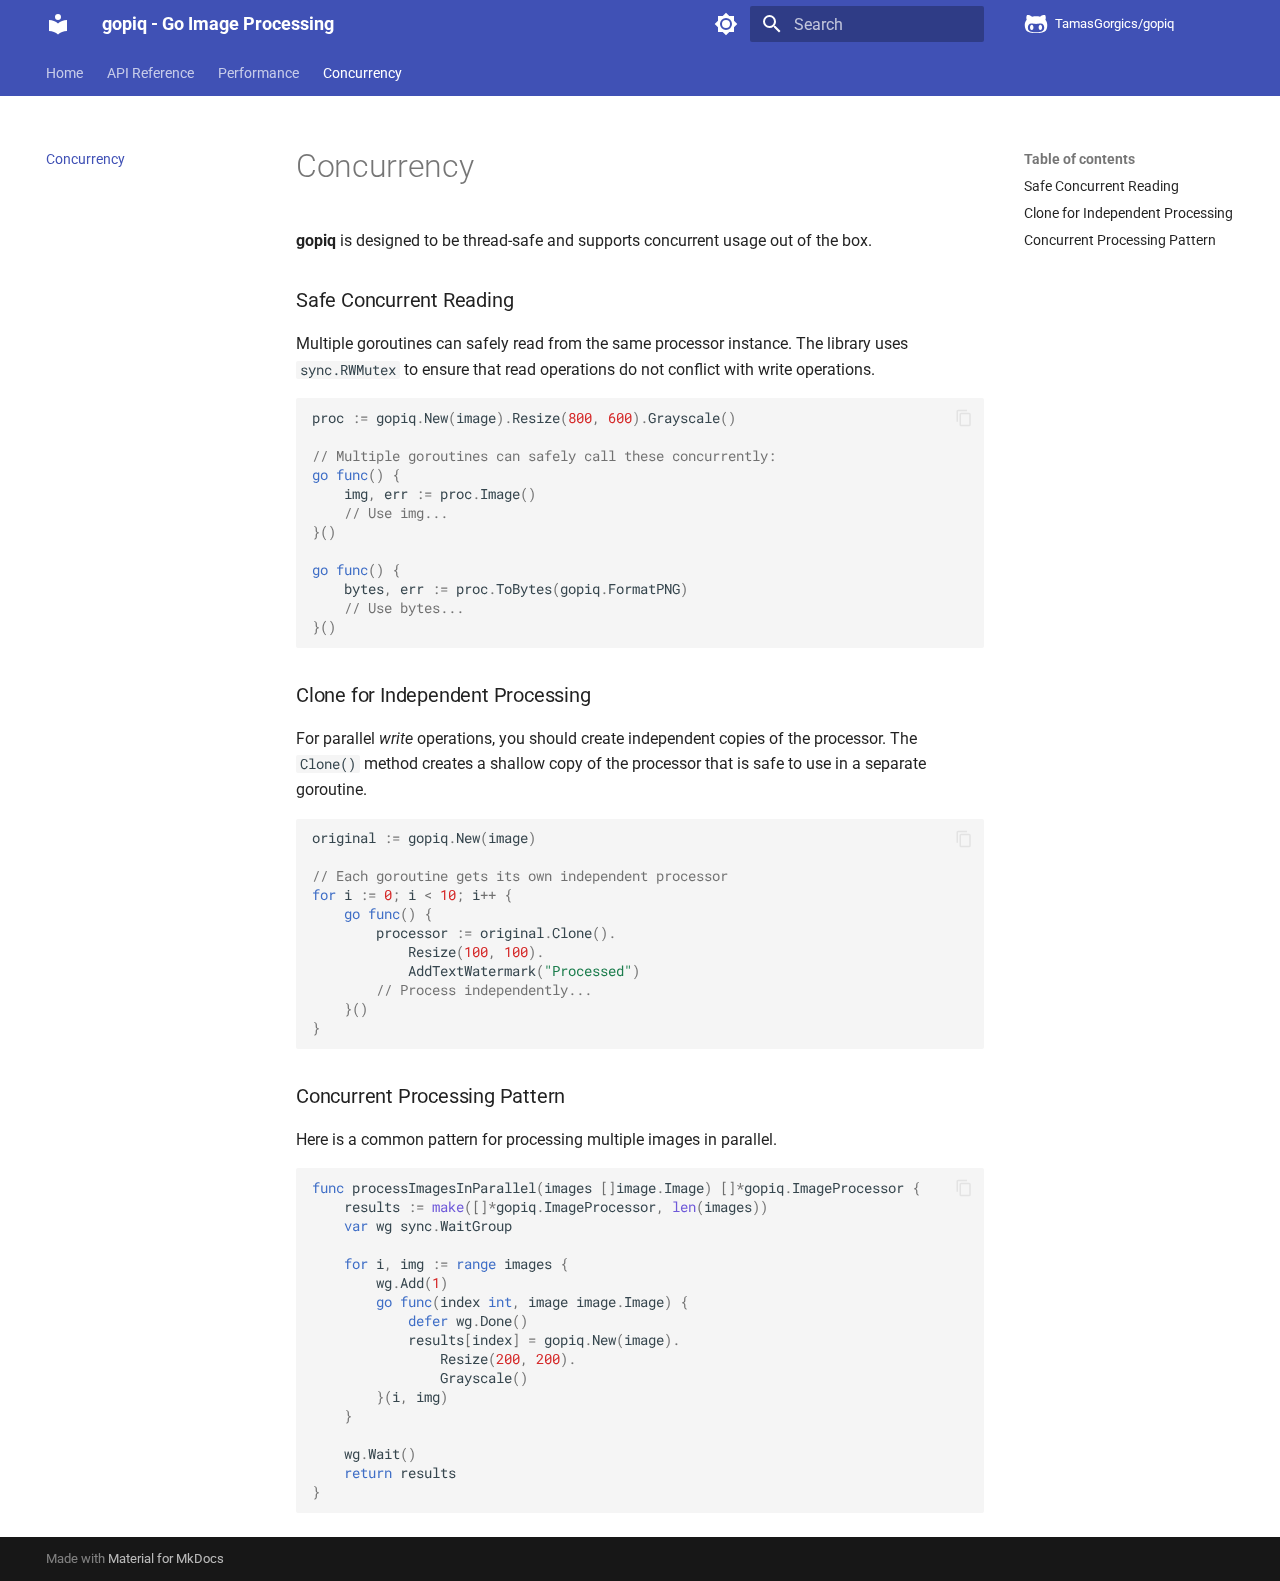
<file: concurrency/index.html>
<!doctype html>
<html lang="en" class="no-js">
  <head>
    
      <meta charset="utf-8">
      <meta name="viewport" content="width=device-width,initial-scale=1">
      
      
      
        <link rel="canonical" href="https://TamasGorgics.github.io/gopiq/concurrency/">
      
      
        <link rel="prev" href="../performance/">
      
      
      
      <link rel="icon" href="../assets/images/favicon.png">
      <meta name="generator" content="mkdocs-1.6.1, mkdocs-material-9.6.14">
    
    
      
        <title>Concurrency - gopiq - Go Image Processing</title>
      
    
    
      <link rel="stylesheet" href="../assets/stylesheets/main.342714a4.min.css">
      
        
        <link rel="stylesheet" href="../assets/stylesheets/palette.06af60db.min.css">
      
      


    
    
      
    
    
      
        
        
        <link rel="preconnect" href="https://fonts.gstatic.com" crossorigin>
        <link rel="stylesheet" href="https://fonts.googleapis.com/css?family=Roboto:300,300i,400,400i,700,700i%7CRoboto+Mono:400,400i,700,700i&display=fallback">
        <style>:root{--md-text-font:"Roboto";--md-code-font:"Roboto Mono"}</style>
      
    
    
      <link rel="stylesheet" href="../assets/custom.css">
    
    <script>__md_scope=new URL("..",location),__md_hash=e=>[...e].reduce(((e,_)=>(e<<5)-e+_.charCodeAt(0)),0),__md_get=(e,_=localStorage,t=__md_scope)=>JSON.parse(_.getItem(t.pathname+"."+e)),__md_set=(e,_,t=localStorage,a=__md_scope)=>{try{t.setItem(a.pathname+"."+e,JSON.stringify(_))}catch(e){}}</script>
    
      

    
    
    
  </head>
  
  
    
    
      
    
    
    
    
    <body dir="ltr" data-md-color-scheme="default" data-md-color-primary="indigo" data-md-color-accent="indigo">
  
    
    <input class="md-toggle" data-md-toggle="drawer" type="checkbox" id="__drawer" autocomplete="off">
    <input class="md-toggle" data-md-toggle="search" type="checkbox" id="__search" autocomplete="off">
    <label class="md-overlay" for="__drawer"></label>
    <div data-md-component="skip">
      
        
        <a href="#concurrency" class="md-skip">
          Skip to content
        </a>
      
    </div>
    <div data-md-component="announce">
      
    </div>
    
    
      

<header class="md-header" data-md-component="header">
  <nav class="md-header__inner md-grid" aria-label="Header">
    <a href=".." title="gopiq - Go Image Processing" class="md-header__button md-logo" aria-label="gopiq - Go Image Processing" data-md-component="logo">
      
  
  <svg xmlns="http://www.w3.org/2000/svg" viewBox="0 0 24 24"><path d="M12 8a3 3 0 0 0 3-3 3 3 0 0 0-3-3 3 3 0 0 0-3 3 3 3 0 0 0 3 3m0 3.54C9.64 9.35 6.5 8 3 8v11c3.5 0 6.64 1.35 9 3.54 2.36-2.19 5.5-3.54 9-3.54V8c-3.5 0-6.64 1.35-9 3.54"/></svg>

    </a>
    <label class="md-header__button md-icon" for="__drawer">
      
      <svg xmlns="http://www.w3.org/2000/svg" viewBox="0 0 24 24"><path d="M3 6h18v2H3zm0 5h18v2H3zm0 5h18v2H3z"/></svg>
    </label>
    <div class="md-header__title" data-md-component="header-title">
      <div class="md-header__ellipsis">
        <div class="md-header__topic">
          <span class="md-ellipsis">
            gopiq - Go Image Processing
          </span>
        </div>
        <div class="md-header__topic" data-md-component="header-topic">
          <span class="md-ellipsis">
            
              Concurrency
            
          </span>
        </div>
      </div>
    </div>
    
      
        <form class="md-header__option" data-md-component="palette">
  
    
    
    
    <input class="md-option" data-md-color-media="" data-md-color-scheme="default" data-md-color-primary="indigo" data-md-color-accent="indigo"  aria-label="Switch to dark mode"  type="radio" name="__palette" id="__palette_0">
    
      <label class="md-header__button md-icon" title="Switch to dark mode" for="__palette_1" hidden>
        <svg xmlns="http://www.w3.org/2000/svg" viewBox="0 0 24 24"><path d="M12 8a4 4 0 0 0-4 4 4 4 0 0 0 4 4 4 4 0 0 0 4-4 4 4 0 0 0-4-4m0 10a6 6 0 0 1-6-6 6 6 0 0 1 6-6 6 6 0 0 1 6 6 6 6 0 0 1-6 6m8-9.31V4h-4.69L12 .69 8.69 4H4v4.69L.69 12 4 15.31V20h4.69L12 23.31 15.31 20H20v-4.69L23.31 12z"/></svg>
      </label>
    
  
    
    
    
    <input class="md-option" data-md-color-media="" data-md-color-scheme="slate" data-md-color-primary="black" data-md-color-accent="indigo"  aria-label="Switch to light mode"  type="radio" name="__palette" id="__palette_1">
    
      <label class="md-header__button md-icon" title="Switch to light mode" for="__palette_0" hidden>
        <svg xmlns="http://www.w3.org/2000/svg" viewBox="0 0 24 24"><path d="M12 18c-.89 0-1.74-.2-2.5-.55C11.56 16.5 13 14.42 13 12s-1.44-4.5-3.5-5.45C10.26 6.2 11.11 6 12 6a6 6 0 0 1 6 6 6 6 0 0 1-6 6m8-9.31V4h-4.69L12 .69 8.69 4H4v4.69L.69 12 4 15.31V20h4.69L12 23.31 15.31 20H20v-4.69L23.31 12z"/></svg>
      </label>
    
  
</form>
      
    
    
      <script>var palette=__md_get("__palette");if(palette&&palette.color){if("(prefers-color-scheme)"===palette.color.media){var media=matchMedia("(prefers-color-scheme: light)"),input=document.querySelector(media.matches?"[data-md-color-media='(prefers-color-scheme: light)']":"[data-md-color-media='(prefers-color-scheme: dark)']");palette.color.media=input.getAttribute("data-md-color-media"),palette.color.scheme=input.getAttribute("data-md-color-scheme"),palette.color.primary=input.getAttribute("data-md-color-primary"),palette.color.accent=input.getAttribute("data-md-color-accent")}for(var[key,value]of Object.entries(palette.color))document.body.setAttribute("data-md-color-"+key,value)}</script>
    
    
    
      
      
        <label class="md-header__button md-icon" for="__search">
          
          <svg xmlns="http://www.w3.org/2000/svg" viewBox="0 0 24 24"><path d="M9.5 3A6.5 6.5 0 0 1 16 9.5c0 1.61-.59 3.09-1.56 4.23l.27.27h.79l5 5-1.5 1.5-5-5v-.79l-.27-.27A6.52 6.52 0 0 1 9.5 16 6.5 6.5 0 0 1 3 9.5 6.5 6.5 0 0 1 9.5 3m0 2C7 5 5 7 5 9.5S7 14 9.5 14 14 12 14 9.5 12 5 9.5 5"/></svg>
        </label>
        <div class="md-search" data-md-component="search" role="dialog">
  <label class="md-search__overlay" for="__search"></label>
  <div class="md-search__inner" role="search">
    <form class="md-search__form" name="search">
      <input type="text" class="md-search__input" name="query" aria-label="Search" placeholder="Search" autocapitalize="off" autocorrect="off" autocomplete="off" spellcheck="false" data-md-component="search-query" required>
      <label class="md-search__icon md-icon" for="__search">
        
        <svg xmlns="http://www.w3.org/2000/svg" viewBox="0 0 24 24"><path d="M9.5 3A6.5 6.5 0 0 1 16 9.5c0 1.61-.59 3.09-1.56 4.23l.27.27h.79l5 5-1.5 1.5-5-5v-.79l-.27-.27A6.52 6.52 0 0 1 9.5 16 6.5 6.5 0 0 1 3 9.5 6.5 6.5 0 0 1 9.5 3m0 2C7 5 5 7 5 9.5S7 14 9.5 14 14 12 14 9.5 12 5 9.5 5"/></svg>
        
        <svg xmlns="http://www.w3.org/2000/svg" viewBox="0 0 24 24"><path d="M20 11v2H8l5.5 5.5-1.42 1.42L4.16 12l7.92-7.92L13.5 5.5 8 11z"/></svg>
      </label>
      <nav class="md-search__options" aria-label="Search">
        
        <button type="reset" class="md-search__icon md-icon" title="Clear" aria-label="Clear" tabindex="-1">
          
          <svg xmlns="http://www.w3.org/2000/svg" viewBox="0 0 24 24"><path d="M19 6.41 17.59 5 12 10.59 6.41 5 5 6.41 10.59 12 5 17.59 6.41 19 12 13.41 17.59 19 19 17.59 13.41 12z"/></svg>
        </button>
      </nav>
      
        <div class="md-search__suggest" data-md-component="search-suggest"></div>
      
    </form>
    <div class="md-search__output">
      <div class="md-search__scrollwrap" tabindex="0" data-md-scrollfix>
        <div class="md-search-result" data-md-component="search-result">
          <div class="md-search-result__meta">
            Initializing search
          </div>
          <ol class="md-search-result__list" role="presentation"></ol>
        </div>
      </div>
    </div>
  </div>
</div>
      
    
    
      <div class="md-header__source">
        <a href="https://github.com/TamasGorgics/gopiq" title="Go to repository" class="md-source" data-md-component="source">
  <div class="md-source__icon md-icon">
    
    <svg xmlns="http://www.w3.org/2000/svg" viewBox="0 0 480 512"><!--! Font Awesome Free 6.7.2 by @fontawesome - https://fontawesome.com License - https://fontawesome.com/license/free (Icons: CC BY 4.0, Fonts: SIL OFL 1.1, Code: MIT License) Copyright 2024 Fonticons, Inc.--><path d="M186.1 328.7c0 20.9-10.9 55.1-36.7 55.1s-36.7-34.2-36.7-55.1 10.9-55.1 36.7-55.1 36.7 34.2 36.7 55.1M480 278.2c0 31.9-3.2 65.7-17.5 95-37.9 76.6-142.1 74.8-216.7 74.8-75.8 0-186.2 2.7-225.6-74.8-14.6-29-20.2-63.1-20.2-95 0-41.9 13.9-81.5 41.5-113.6-5.2-15.8-7.7-32.4-7.7-48.8 0-21.5 4.9-32.3 14.6-51.8 45.3 0 74.3 9 108.8 36 29-6.9 58.8-10 88.7-10 27 0 54.2 2.9 80.4 9.2 34-26.7 63-35.2 107.8-35.2 9.8 19.5 14.6 30.3 14.6 51.8 0 16.4-2.6 32.7-7.7 48.2 27.5 32.4 39 72.3 39 114.2m-64.3 50.5c0-43.9-26.7-82.6-73.5-82.6-18.9 0-37 3.4-56 6-14.9 2.3-29.8 3.2-45.1 3.2-15.2 0-30.1-.9-45.1-3.2-18.7-2.6-37-6-56-6-46.8 0-73.5 38.7-73.5 82.6 0 87.8 80.4 101.3 150.4 101.3h48.2c70.3 0 150.6-13.4 150.6-101.3m-82.6-55.1c-25.8 0-36.7 34.2-36.7 55.1s10.9 55.1 36.7 55.1 36.7-34.2 36.7-55.1-10.9-55.1-36.7-55.1"/></svg>
  </div>
  <div class="md-source__repository">
    TamasGorgics/gopiq
  </div>
</a>
      </div>
    
  </nav>
  
</header>
    
    <div class="md-container" data-md-component="container">
      
      
        
          
            
<nav class="md-tabs" aria-label="Tabs" data-md-component="tabs">
  <div class="md-grid">
    <ul class="md-tabs__list">
      
        
  
  
  
  
    <li class="md-tabs__item">
      <a href=".." class="md-tabs__link">
        
  
  
    
  
  Home

      </a>
    </li>
  

      
        
  
  
  
  
    
    
      <li class="md-tabs__item">
        <a href="../api/core/" class="md-tabs__link">
          
  
  
  API Reference

        </a>
      </li>
    
  

      
        
  
  
  
  
    <li class="md-tabs__item">
      <a href="../performance/" class="md-tabs__link">
        
  
  
    
  
  Performance

      </a>
    </li>
  

      
        
  
  
  
    
  
  
    <li class="md-tabs__item md-tabs__item--active">
      <a href="./" class="md-tabs__link">
        
  
  
    
  
  Concurrency

      </a>
    </li>
  

      
    </ul>
  </div>
</nav>
          
        
      
      <main class="md-main" data-md-component="main">
        <div class="md-main__inner md-grid">
          
            
              
              <div class="md-sidebar md-sidebar--primary" data-md-component="sidebar" data-md-type="navigation" >
                <div class="md-sidebar__scrollwrap">
                  <div class="md-sidebar__inner">
                    


  


<nav class="md-nav md-nav--primary md-nav--lifted" aria-label="Navigation" data-md-level="0">
  <label class="md-nav__title" for="__drawer">
    <a href=".." title="gopiq - Go Image Processing" class="md-nav__button md-logo" aria-label="gopiq - Go Image Processing" data-md-component="logo">
      
  
  <svg xmlns="http://www.w3.org/2000/svg" viewBox="0 0 24 24"><path d="M12 8a3 3 0 0 0 3-3 3 3 0 0 0-3-3 3 3 0 0 0-3 3 3 3 0 0 0 3 3m0 3.54C9.64 9.35 6.5 8 3 8v11c3.5 0 6.64 1.35 9 3.54 2.36-2.19 5.5-3.54 9-3.54V8c-3.5 0-6.64 1.35-9 3.54"/></svg>

    </a>
    gopiq - Go Image Processing
  </label>
  
    <div class="md-nav__source">
      <a href="https://github.com/TamasGorgics/gopiq" title="Go to repository" class="md-source" data-md-component="source">
  <div class="md-source__icon md-icon">
    
    <svg xmlns="http://www.w3.org/2000/svg" viewBox="0 0 480 512"><!--! Font Awesome Free 6.7.2 by @fontawesome - https://fontawesome.com License - https://fontawesome.com/license/free (Icons: CC BY 4.0, Fonts: SIL OFL 1.1, Code: MIT License) Copyright 2024 Fonticons, Inc.--><path d="M186.1 328.7c0 20.9-10.9 55.1-36.7 55.1s-36.7-34.2-36.7-55.1 10.9-55.1 36.7-55.1 36.7 34.2 36.7 55.1M480 278.2c0 31.9-3.2 65.7-17.5 95-37.9 76.6-142.1 74.8-216.7 74.8-75.8 0-186.2 2.7-225.6-74.8-14.6-29-20.2-63.1-20.2-95 0-41.9 13.9-81.5 41.5-113.6-5.2-15.8-7.7-32.4-7.7-48.8 0-21.5 4.9-32.3 14.6-51.8 45.3 0 74.3 9 108.8 36 29-6.9 58.8-10 88.7-10 27 0 54.2 2.9 80.4 9.2 34-26.7 63-35.2 107.8-35.2 9.8 19.5 14.6 30.3 14.6 51.8 0 16.4-2.6 32.7-7.7 48.2 27.5 32.4 39 72.3 39 114.2m-64.3 50.5c0-43.9-26.7-82.6-73.5-82.6-18.9 0-37 3.4-56 6-14.9 2.3-29.8 3.2-45.1 3.2-15.2 0-30.1-.9-45.1-3.2-18.7-2.6-37-6-56-6-46.8 0-73.5 38.7-73.5 82.6 0 87.8 80.4 101.3 150.4 101.3h48.2c70.3 0 150.6-13.4 150.6-101.3m-82.6-55.1c-25.8 0-36.7 34.2-36.7 55.1s10.9 55.1 36.7 55.1 36.7-34.2 36.7-55.1-10.9-55.1-36.7-55.1"/></svg>
  </div>
  <div class="md-source__repository">
    TamasGorgics/gopiq
  </div>
</a>
    </div>
  
  <ul class="md-nav__list" data-md-scrollfix>
    
      
      
  
  
  
  
    <li class="md-nav__item">
      <a href=".." class="md-nav__link">
        
  
  
  <span class="md-ellipsis">
    Home
    
  </span>
  

      </a>
    </li>
  

    
      
      
  
  
  
  
    
    
    
    
      
      
        
      
    
    
    <li class="md-nav__item md-nav__item--nested">
      
        
        
        <input class="md-nav__toggle md-toggle " type="checkbox" id="__nav_2" >
        
          
          <label class="md-nav__link" for="__nav_2" id="__nav_2_label" tabindex="0">
            
  
  
  <span class="md-ellipsis">
    API Reference
    
  </span>
  

            <span class="md-nav__icon md-icon"></span>
          </label>
        
        <nav class="md-nav" data-md-level="1" aria-labelledby="__nav_2_label" aria-expanded="false">
          <label class="md-nav__title" for="__nav_2">
            <span class="md-nav__icon md-icon"></span>
            API Reference
          </label>
          <ul class="md-nav__list" data-md-scrollfix>
            
              
                
  
  
  
  
    <li class="md-nav__item">
      <a href="../api/core/" class="md-nav__link">
        
  
  
  <span class="md-ellipsis">
    Core Methods
    
  </span>
  

      </a>
    </li>
  

              
            
              
                
  
  
  
  
    <li class="md-nav__item">
      <a href="../api/operations/" class="md-nav__link">
        
  
  
  <span class="md-ellipsis">
    Processing Operations
    
  </span>
  

      </a>
    </li>
  

              
            
              
                
  
  
  
  
    <li class="md-nav__item">
      <a href="../api/watermark/" class="md-nav__link">
        
  
  
  <span class="md-ellipsis">
    Watermark Options
    
  </span>
  

      </a>
    </li>
  

              
            
          </ul>
        </nav>
      
    </li>
  

    
      
      
  
  
  
  
    <li class="md-nav__item">
      <a href="../performance/" class="md-nav__link">
        
  
  
  <span class="md-ellipsis">
    Performance
    
  </span>
  

      </a>
    </li>
  

    
      
      
  
  
    
  
  
  
    <li class="md-nav__item md-nav__item--active">
      
      <input class="md-nav__toggle md-toggle" type="checkbox" id="__toc">
      
      
        
      
      
        <label class="md-nav__link md-nav__link--active" for="__toc">
          
  
  
  <span class="md-ellipsis">
    Concurrency
    
  </span>
  

          <span class="md-nav__icon md-icon"></span>
        </label>
      
      <a href="./" class="md-nav__link md-nav__link--active">
        
  
  
  <span class="md-ellipsis">
    Concurrency
    
  </span>
  

      </a>
      
        

<nav class="md-nav md-nav--secondary" aria-label="Table of contents">
  
  
  
    
  
  
    <label class="md-nav__title" for="__toc">
      <span class="md-nav__icon md-icon"></span>
      Table of contents
    </label>
    <ul class="md-nav__list" data-md-component="toc" data-md-scrollfix>
      
        <li class="md-nav__item">
  <a href="#safe-concurrent-reading" class="md-nav__link">
    <span class="md-ellipsis">
      Safe Concurrent Reading
    </span>
  </a>
  
</li>
      
        <li class="md-nav__item">
  <a href="#clone-for-independent-processing" class="md-nav__link">
    <span class="md-ellipsis">
      Clone for Independent Processing
    </span>
  </a>
  
</li>
      
        <li class="md-nav__item">
  <a href="#concurrent-processing-pattern" class="md-nav__link">
    <span class="md-ellipsis">
      Concurrent Processing Pattern
    </span>
  </a>
  
</li>
      
    </ul>
  
</nav>
      
    </li>
  

    
  </ul>
</nav>
                  </div>
                </div>
              </div>
            
            
              
              <div class="md-sidebar md-sidebar--secondary" data-md-component="sidebar" data-md-type="toc" >
                <div class="md-sidebar__scrollwrap">
                  <div class="md-sidebar__inner">
                    

<nav class="md-nav md-nav--secondary" aria-label="Table of contents">
  
  
  
    
  
  
    <label class="md-nav__title" for="__toc">
      <span class="md-nav__icon md-icon"></span>
      Table of contents
    </label>
    <ul class="md-nav__list" data-md-component="toc" data-md-scrollfix>
      
        <li class="md-nav__item">
  <a href="#safe-concurrent-reading" class="md-nav__link">
    <span class="md-ellipsis">
      Safe Concurrent Reading
    </span>
  </a>
  
</li>
      
        <li class="md-nav__item">
  <a href="#clone-for-independent-processing" class="md-nav__link">
    <span class="md-ellipsis">
      Clone for Independent Processing
    </span>
  </a>
  
</li>
      
        <li class="md-nav__item">
  <a href="#concurrent-processing-pattern" class="md-nav__link">
    <span class="md-ellipsis">
      Concurrent Processing Pattern
    </span>
  </a>
  
</li>
      
    </ul>
  
</nav>
                  </div>
                </div>
              </div>
            
          
          
            <div class="md-content" data-md-component="content">
              <article class="md-content__inner md-typeset">
                
                  



<h1 id="concurrency">Concurrency<a class="headerlink" href="#concurrency" title="Permanent link">&para;</a></h1>
<p><strong>gopiq</strong> is designed to be thread-safe and supports concurrent usage out of the box.</p>
<h3 id="safe-concurrent-reading">Safe Concurrent Reading<a class="headerlink" href="#safe-concurrent-reading" title="Permanent link">&para;</a></h3>
<p>Multiple goroutines can safely read from the same processor instance. The library uses <code>sync.RWMutex</code> to ensure that read operations do not conflict with write operations.</p>
<div class="highlight"><pre><span></span><code><a id="__codelineno-0-1" name="__codelineno-0-1" href="#__codelineno-0-1"></a><span class="nx">proc</span><span class="w"> </span><span class="o">:=</span><span class="w"> </span><span class="nx">gopiq</span><span class="p">.</span><span class="nx">New</span><span class="p">(</span><span class="nx">image</span><span class="p">).</span><span class="nx">Resize</span><span class="p">(</span><span class="mi">800</span><span class="p">,</span><span class="w"> </span><span class="mi">600</span><span class="p">).</span><span class="nx">Grayscale</span><span class="p">()</span>
<a id="__codelineno-0-2" name="__codelineno-0-2" href="#__codelineno-0-2"></a>
<a id="__codelineno-0-3" name="__codelineno-0-3" href="#__codelineno-0-3"></a><span class="c1">// Multiple goroutines can safely call these concurrently:</span>
<a id="__codelineno-0-4" name="__codelineno-0-4" href="#__codelineno-0-4"></a><span class="k">go</span><span class="w"> </span><span class="kd">func</span><span class="p">()</span><span class="w"> </span><span class="p">{</span>
<a id="__codelineno-0-5" name="__codelineno-0-5" href="#__codelineno-0-5"></a><span class="w">    </span><span class="nx">img</span><span class="p">,</span><span class="w"> </span><span class="nx">err</span><span class="w"> </span><span class="o">:=</span><span class="w"> </span><span class="nx">proc</span><span class="p">.</span><span class="nx">Image</span><span class="p">()</span>
<a id="__codelineno-0-6" name="__codelineno-0-6" href="#__codelineno-0-6"></a><span class="w">    </span><span class="c1">// Use img...</span>
<a id="__codelineno-0-7" name="__codelineno-0-7" href="#__codelineno-0-7"></a><span class="p">}()</span>
<a id="__codelineno-0-8" name="__codelineno-0-8" href="#__codelineno-0-8"></a>
<a id="__codelineno-0-9" name="__codelineno-0-9" href="#__codelineno-0-9"></a><span class="k">go</span><span class="w"> </span><span class="kd">func</span><span class="p">()</span><span class="w"> </span><span class="p">{</span>
<a id="__codelineno-0-10" name="__codelineno-0-10" href="#__codelineno-0-10"></a><span class="w">    </span><span class="nx">bytes</span><span class="p">,</span><span class="w"> </span><span class="nx">err</span><span class="w"> </span><span class="o">:=</span><span class="w"> </span><span class="nx">proc</span><span class="p">.</span><span class="nx">ToBytes</span><span class="p">(</span><span class="nx">gopiq</span><span class="p">.</span><span class="nx">FormatPNG</span><span class="p">)</span>
<a id="__codelineno-0-11" name="__codelineno-0-11" href="#__codelineno-0-11"></a><span class="w">    </span><span class="c1">// Use bytes...</span>
<a id="__codelineno-0-12" name="__codelineno-0-12" href="#__codelineno-0-12"></a><span class="p">}()</span>
</code></pre></div>
<h3 id="clone-for-independent-processing">Clone for Independent Processing<a class="headerlink" href="#clone-for-independent-processing" title="Permanent link">&para;</a></h3>
<p>For parallel <em>write</em> operations, you should create independent copies of the processor. The <code>Clone()</code> method creates a shallow copy of the processor that is safe to use in a separate goroutine.</p>
<div class="highlight"><pre><span></span><code><a id="__codelineno-1-1" name="__codelineno-1-1" href="#__codelineno-1-1"></a><span class="nx">original</span><span class="w"> </span><span class="o">:=</span><span class="w"> </span><span class="nx">gopiq</span><span class="p">.</span><span class="nx">New</span><span class="p">(</span><span class="nx">image</span><span class="p">)</span>
<a id="__codelineno-1-2" name="__codelineno-1-2" href="#__codelineno-1-2"></a>
<a id="__codelineno-1-3" name="__codelineno-1-3" href="#__codelineno-1-3"></a><span class="c1">// Each goroutine gets its own independent processor</span>
<a id="__codelineno-1-4" name="__codelineno-1-4" href="#__codelineno-1-4"></a><span class="k">for</span><span class="w"> </span><span class="nx">i</span><span class="w"> </span><span class="o">:=</span><span class="w"> </span><span class="mi">0</span><span class="p">;</span><span class="w"> </span><span class="nx">i</span><span class="w"> </span><span class="p">&lt;</span><span class="w"> </span><span class="mi">10</span><span class="p">;</span><span class="w"> </span><span class="nx">i</span><span class="o">++</span><span class="w"> </span><span class="p">{</span>
<a id="__codelineno-1-5" name="__codelineno-1-5" href="#__codelineno-1-5"></a><span class="w">    </span><span class="k">go</span><span class="w"> </span><span class="kd">func</span><span class="p">()</span><span class="w"> </span><span class="p">{</span>
<a id="__codelineno-1-6" name="__codelineno-1-6" href="#__codelineno-1-6"></a><span class="w">        </span><span class="nx">processor</span><span class="w"> </span><span class="o">:=</span><span class="w"> </span><span class="nx">original</span><span class="p">.</span><span class="nx">Clone</span><span class="p">().</span>
<a id="__codelineno-1-7" name="__codelineno-1-7" href="#__codelineno-1-7"></a><span class="w">            </span><span class="nx">Resize</span><span class="p">(</span><span class="mi">100</span><span class="p">,</span><span class="w"> </span><span class="mi">100</span><span class="p">).</span>
<a id="__codelineno-1-8" name="__codelineno-1-8" href="#__codelineno-1-8"></a><span class="w">            </span><span class="nx">AddTextWatermark</span><span class="p">(</span><span class="s">&quot;Processed&quot;</span><span class="p">)</span>
<a id="__codelineno-1-9" name="__codelineno-1-9" href="#__codelineno-1-9"></a><span class="w">        </span><span class="c1">// Process independently...</span>
<a id="__codelineno-1-10" name="__codelineno-1-10" href="#__codelineno-1-10"></a><span class="w">    </span><span class="p">}()</span>
<a id="__codelineno-1-11" name="__codelineno-1-11" href="#__codelineno-1-11"></a><span class="p">}</span>
</code></pre></div>
<h3 id="concurrent-processing-pattern">Concurrent Processing Pattern<a class="headerlink" href="#concurrent-processing-pattern" title="Permanent link">&para;</a></h3>
<p>Here is a common pattern for processing multiple images in parallel.</p>
<div class="highlight"><pre><span></span><code><a id="__codelineno-2-1" name="__codelineno-2-1" href="#__codelineno-2-1"></a><span class="kd">func</span><span class="w"> </span><span class="nx">processImagesInParallel</span><span class="p">(</span><span class="nx">images</span><span class="w"> </span><span class="p">[]</span><span class="nx">image</span><span class="p">.</span><span class="nx">Image</span><span class="p">)</span><span class="w"> </span><span class="p">[]</span><span class="o">*</span><span class="nx">gopiq</span><span class="p">.</span><span class="nx">ImageProcessor</span><span class="w"> </span><span class="p">{</span>
<a id="__codelineno-2-2" name="__codelineno-2-2" href="#__codelineno-2-2"></a><span class="w">    </span><span class="nx">results</span><span class="w"> </span><span class="o">:=</span><span class="w"> </span><span class="nb">make</span><span class="p">([]</span><span class="o">*</span><span class="nx">gopiq</span><span class="p">.</span><span class="nx">ImageProcessor</span><span class="p">,</span><span class="w"> </span><span class="nb">len</span><span class="p">(</span><span class="nx">images</span><span class="p">))</span>
<a id="__codelineno-2-3" name="__codelineno-2-3" href="#__codelineno-2-3"></a><span class="w">    </span><span class="kd">var</span><span class="w"> </span><span class="nx">wg</span><span class="w"> </span><span class="nx">sync</span><span class="p">.</span><span class="nx">WaitGroup</span>
<a id="__codelineno-2-4" name="__codelineno-2-4" href="#__codelineno-2-4"></a>
<a id="__codelineno-2-5" name="__codelineno-2-5" href="#__codelineno-2-5"></a><span class="w">    </span><span class="k">for</span><span class="w"> </span><span class="nx">i</span><span class="p">,</span><span class="w"> </span><span class="nx">img</span><span class="w"> </span><span class="o">:=</span><span class="w"> </span><span class="k">range</span><span class="w"> </span><span class="nx">images</span><span class="w"> </span><span class="p">{</span>
<a id="__codelineno-2-6" name="__codelineno-2-6" href="#__codelineno-2-6"></a><span class="w">        </span><span class="nx">wg</span><span class="p">.</span><span class="nx">Add</span><span class="p">(</span><span class="mi">1</span><span class="p">)</span>
<a id="__codelineno-2-7" name="__codelineno-2-7" href="#__codelineno-2-7"></a><span class="w">        </span><span class="k">go</span><span class="w"> </span><span class="kd">func</span><span class="p">(</span><span class="nx">index</span><span class="w"> </span><span class="kt">int</span><span class="p">,</span><span class="w"> </span><span class="nx">image</span><span class="w"> </span><span class="nx">image</span><span class="p">.</span><span class="nx">Image</span><span class="p">)</span><span class="w"> </span><span class="p">{</span>
<a id="__codelineno-2-8" name="__codelineno-2-8" href="#__codelineno-2-8"></a><span class="w">            </span><span class="k">defer</span><span class="w"> </span><span class="nx">wg</span><span class="p">.</span><span class="nx">Done</span><span class="p">()</span>
<a id="__codelineno-2-9" name="__codelineno-2-9" href="#__codelineno-2-9"></a><span class="w">            </span><span class="nx">results</span><span class="p">[</span><span class="nx">index</span><span class="p">]</span><span class="w"> </span><span class="p">=</span><span class="w"> </span><span class="nx">gopiq</span><span class="p">.</span><span class="nx">New</span><span class="p">(</span><span class="nx">image</span><span class="p">).</span>
<a id="__codelineno-2-10" name="__codelineno-2-10" href="#__codelineno-2-10"></a><span class="w">                </span><span class="nx">Resize</span><span class="p">(</span><span class="mi">200</span><span class="p">,</span><span class="w"> </span><span class="mi">200</span><span class="p">).</span>
<a id="__codelineno-2-11" name="__codelineno-2-11" href="#__codelineno-2-11"></a><span class="w">                </span><span class="nx">Grayscale</span><span class="p">()</span>
<a id="__codelineno-2-12" name="__codelineno-2-12" href="#__codelineno-2-12"></a><span class="w">        </span><span class="p">}(</span><span class="nx">i</span><span class="p">,</span><span class="w"> </span><span class="nx">img</span><span class="p">)</span>
<a id="__codelineno-2-13" name="__codelineno-2-13" href="#__codelineno-2-13"></a><span class="w">    </span><span class="p">}</span>
<a id="__codelineno-2-14" name="__codelineno-2-14" href="#__codelineno-2-14"></a>
<a id="__codelineno-2-15" name="__codelineno-2-15" href="#__codelineno-2-15"></a><span class="w">    </span><span class="nx">wg</span><span class="p">.</span><span class="nx">Wait</span><span class="p">()</span>
<a id="__codelineno-2-16" name="__codelineno-2-16" href="#__codelineno-2-16"></a><span class="w">    </span><span class="k">return</span><span class="w"> </span><span class="nx">results</span>
<a id="__codelineno-2-17" name="__codelineno-2-17" href="#__codelineno-2-17"></a><span class="p">}</span>
</code></pre></div>












                
              </article>
            </div>
          
          
  <script>var tabs=__md_get("__tabs");if(Array.isArray(tabs))e:for(var set of document.querySelectorAll(".tabbed-set")){var labels=set.querySelector(".tabbed-labels");for(var tab of tabs)for(var label of labels.getElementsByTagName("label"))if(label.innerText.trim()===tab){var input=document.getElementById(label.htmlFor);input.checked=!0;continue e}}</script>

<script>var target=document.getElementById(location.hash.slice(1));target&&target.name&&(target.checked=target.name.startsWith("__tabbed_"))</script>
        </div>
        
          <button type="button" class="md-top md-icon" data-md-component="top" hidden>
  
  <svg xmlns="http://www.w3.org/2000/svg" viewBox="0 0 24 24"><path d="M13 20h-2V8l-5.5 5.5-1.42-1.42L12 4.16l7.92 7.92-1.42 1.42L13 8z"/></svg>
  Back to top
</button>
        
      </main>
      
        <footer class="md-footer">
  
  <div class="md-footer-meta md-typeset">
    <div class="md-footer-meta__inner md-grid">
      <div class="md-copyright">
  
  
    Made with
    <a href="https://squidfunk.github.io/mkdocs-material/" target="_blank" rel="noopener">
      Material for MkDocs
    </a>
  
</div>
      
    </div>
  </div>
</footer>
      
    </div>
    <div class="md-dialog" data-md-component="dialog">
      <div class="md-dialog__inner md-typeset"></div>
    </div>
    
    
    
      
      <script id="__config" type="application/json">{"base": "..", "features": ["navigation.tabs", "navigation.sections", "navigation.top", "search.suggest", "search.highlight", "content.tabs.link", "content.code.annotation", "content.code.copy"], "search": "../assets/javascripts/workers/search.d50fe291.min.js", "tags": null, "translations": {"clipboard.copied": "Copied to clipboard", "clipboard.copy": "Copy to clipboard", "search.result.more.one": "1 more on this page", "search.result.more.other": "# more on this page", "search.result.none": "No matching documents", "search.result.one": "1 matching document", "search.result.other": "# matching documents", "search.result.placeholder": "Type to start searching", "search.result.term.missing": "Missing", "select.version": "Select version"}, "version": null}</script>
    
    
      <script src="../assets/javascripts/bundle.13a4f30d.min.js"></script>
      
    
  </body>
</html>
</file>
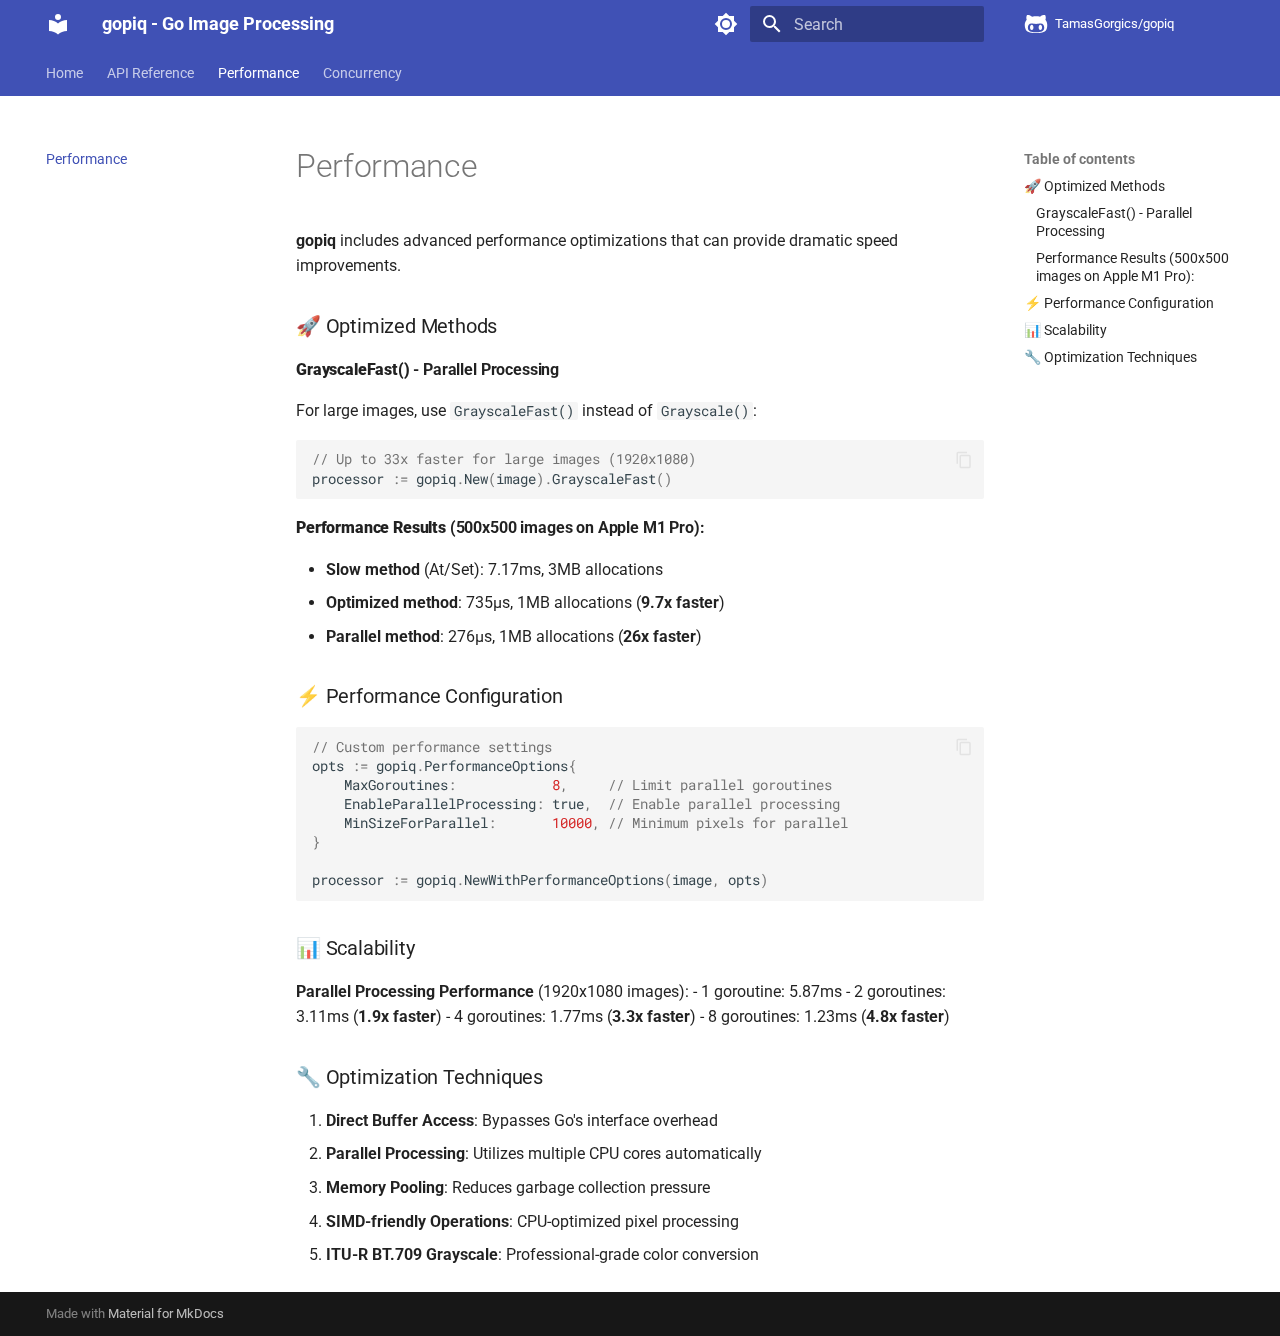
<file: performance/index.html>
<!doctype html>
<html lang="en" class="no-js">
  <head>
    
      <meta charset="utf-8">
      <meta name="viewport" content="width=device-width,initial-scale=1">
      
      
      
        <link rel="canonical" href="https://TamasGorgics.github.io/gopiq/performance/">
      
      
        <link rel="prev" href="../api/watermark/">
      
      
        <link rel="next" href="../concurrency/">
      
      
      <link rel="icon" href="../assets/images/favicon.png">
      <meta name="generator" content="mkdocs-1.6.1, mkdocs-material-9.6.14">
    
    
      
        <title>Performance - gopiq - Go Image Processing</title>
      
    
    
      <link rel="stylesheet" href="../assets/stylesheets/main.342714a4.min.css">
      
        
        <link rel="stylesheet" href="../assets/stylesheets/palette.06af60db.min.css">
      
      


    
    
      
    
    
      
        
        
        <link rel="preconnect" href="https://fonts.gstatic.com" crossorigin>
        <link rel="stylesheet" href="https://fonts.googleapis.com/css?family=Roboto:300,300i,400,400i,700,700i%7CRoboto+Mono:400,400i,700,700i&display=fallback">
        <style>:root{--md-text-font:"Roboto";--md-code-font:"Roboto Mono"}</style>
      
    
    
      <link rel="stylesheet" href="../assets/custom.css">
    
    <script>__md_scope=new URL("..",location),__md_hash=e=>[...e].reduce(((e,_)=>(e<<5)-e+_.charCodeAt(0)),0),__md_get=(e,_=localStorage,t=__md_scope)=>JSON.parse(_.getItem(t.pathname+"."+e)),__md_set=(e,_,t=localStorage,a=__md_scope)=>{try{t.setItem(a.pathname+"."+e,JSON.stringify(_))}catch(e){}}</script>
    
      

    
    
    
  </head>
  
  
    
    
      
    
    
    
    
    <body dir="ltr" data-md-color-scheme="default" data-md-color-primary="indigo" data-md-color-accent="indigo">
  
    
    <input class="md-toggle" data-md-toggle="drawer" type="checkbox" id="__drawer" autocomplete="off">
    <input class="md-toggle" data-md-toggle="search" type="checkbox" id="__search" autocomplete="off">
    <label class="md-overlay" for="__drawer"></label>
    <div data-md-component="skip">
      
        
        <a href="#performance" class="md-skip">
          Skip to content
        </a>
      
    </div>
    <div data-md-component="announce">
      
    </div>
    
    
      

<header class="md-header" data-md-component="header">
  <nav class="md-header__inner md-grid" aria-label="Header">
    <a href=".." title="gopiq - Go Image Processing" class="md-header__button md-logo" aria-label="gopiq - Go Image Processing" data-md-component="logo">
      
  
  <svg xmlns="http://www.w3.org/2000/svg" viewBox="0 0 24 24"><path d="M12 8a3 3 0 0 0 3-3 3 3 0 0 0-3-3 3 3 0 0 0-3 3 3 3 0 0 0 3 3m0 3.54C9.64 9.35 6.5 8 3 8v11c3.5 0 6.64 1.35 9 3.54 2.36-2.19 5.5-3.54 9-3.54V8c-3.5 0-6.64 1.35-9 3.54"/></svg>

    </a>
    <label class="md-header__button md-icon" for="__drawer">
      
      <svg xmlns="http://www.w3.org/2000/svg" viewBox="0 0 24 24"><path d="M3 6h18v2H3zm0 5h18v2H3zm0 5h18v2H3z"/></svg>
    </label>
    <div class="md-header__title" data-md-component="header-title">
      <div class="md-header__ellipsis">
        <div class="md-header__topic">
          <span class="md-ellipsis">
            gopiq - Go Image Processing
          </span>
        </div>
        <div class="md-header__topic" data-md-component="header-topic">
          <span class="md-ellipsis">
            
              Performance
            
          </span>
        </div>
      </div>
    </div>
    
      
        <form class="md-header__option" data-md-component="palette">
  
    
    
    
    <input class="md-option" data-md-color-media="" data-md-color-scheme="default" data-md-color-primary="indigo" data-md-color-accent="indigo"  aria-label="Switch to dark mode"  type="radio" name="__palette" id="__palette_0">
    
      <label class="md-header__button md-icon" title="Switch to dark mode" for="__palette_1" hidden>
        <svg xmlns="http://www.w3.org/2000/svg" viewBox="0 0 24 24"><path d="M12 8a4 4 0 0 0-4 4 4 4 0 0 0 4 4 4 4 0 0 0 4-4 4 4 0 0 0-4-4m0 10a6 6 0 0 1-6-6 6 6 0 0 1 6-6 6 6 0 0 1 6 6 6 6 0 0 1-6 6m8-9.31V4h-4.69L12 .69 8.69 4H4v4.69L.69 12 4 15.31V20h4.69L12 23.31 15.31 20H20v-4.69L23.31 12z"/></svg>
      </label>
    
  
    
    
    
    <input class="md-option" data-md-color-media="" data-md-color-scheme="slate" data-md-color-primary="black" data-md-color-accent="indigo"  aria-label="Switch to light mode"  type="radio" name="__palette" id="__palette_1">
    
      <label class="md-header__button md-icon" title="Switch to light mode" for="__palette_0" hidden>
        <svg xmlns="http://www.w3.org/2000/svg" viewBox="0 0 24 24"><path d="M12 18c-.89 0-1.74-.2-2.5-.55C11.56 16.5 13 14.42 13 12s-1.44-4.5-3.5-5.45C10.26 6.2 11.11 6 12 6a6 6 0 0 1 6 6 6 6 0 0 1-6 6m8-9.31V4h-4.69L12 .69 8.69 4H4v4.69L.69 12 4 15.31V20h4.69L12 23.31 15.31 20H20v-4.69L23.31 12z"/></svg>
      </label>
    
  
</form>
      
    
    
      <script>var palette=__md_get("__palette");if(palette&&palette.color){if("(prefers-color-scheme)"===palette.color.media){var media=matchMedia("(prefers-color-scheme: light)"),input=document.querySelector(media.matches?"[data-md-color-media='(prefers-color-scheme: light)']":"[data-md-color-media='(prefers-color-scheme: dark)']");palette.color.media=input.getAttribute("data-md-color-media"),palette.color.scheme=input.getAttribute("data-md-color-scheme"),palette.color.primary=input.getAttribute("data-md-color-primary"),palette.color.accent=input.getAttribute("data-md-color-accent")}for(var[key,value]of Object.entries(palette.color))document.body.setAttribute("data-md-color-"+key,value)}</script>
    
    
    
      
      
        <label class="md-header__button md-icon" for="__search">
          
          <svg xmlns="http://www.w3.org/2000/svg" viewBox="0 0 24 24"><path d="M9.5 3A6.5 6.5 0 0 1 16 9.5c0 1.61-.59 3.09-1.56 4.23l.27.27h.79l5 5-1.5 1.5-5-5v-.79l-.27-.27A6.52 6.52 0 0 1 9.5 16 6.5 6.5 0 0 1 3 9.5 6.5 6.5 0 0 1 9.5 3m0 2C7 5 5 7 5 9.5S7 14 9.5 14 14 12 14 9.5 12 5 9.5 5"/></svg>
        </label>
        <div class="md-search" data-md-component="search" role="dialog">
  <label class="md-search__overlay" for="__search"></label>
  <div class="md-search__inner" role="search">
    <form class="md-search__form" name="search">
      <input type="text" class="md-search__input" name="query" aria-label="Search" placeholder="Search" autocapitalize="off" autocorrect="off" autocomplete="off" spellcheck="false" data-md-component="search-query" required>
      <label class="md-search__icon md-icon" for="__search">
        
        <svg xmlns="http://www.w3.org/2000/svg" viewBox="0 0 24 24"><path d="M9.5 3A6.5 6.5 0 0 1 16 9.5c0 1.61-.59 3.09-1.56 4.23l.27.27h.79l5 5-1.5 1.5-5-5v-.79l-.27-.27A6.52 6.52 0 0 1 9.5 16 6.5 6.5 0 0 1 3 9.5 6.5 6.5 0 0 1 9.5 3m0 2C7 5 5 7 5 9.5S7 14 9.5 14 14 12 14 9.5 12 5 9.5 5"/></svg>
        
        <svg xmlns="http://www.w3.org/2000/svg" viewBox="0 0 24 24"><path d="M20 11v2H8l5.5 5.5-1.42 1.42L4.16 12l7.92-7.92L13.5 5.5 8 11z"/></svg>
      </label>
      <nav class="md-search__options" aria-label="Search">
        
        <button type="reset" class="md-search__icon md-icon" title="Clear" aria-label="Clear" tabindex="-1">
          
          <svg xmlns="http://www.w3.org/2000/svg" viewBox="0 0 24 24"><path d="M19 6.41 17.59 5 12 10.59 6.41 5 5 6.41 10.59 12 5 17.59 6.41 19 12 13.41 17.59 19 19 17.59 13.41 12z"/></svg>
        </button>
      </nav>
      
        <div class="md-search__suggest" data-md-component="search-suggest"></div>
      
    </form>
    <div class="md-search__output">
      <div class="md-search__scrollwrap" tabindex="0" data-md-scrollfix>
        <div class="md-search-result" data-md-component="search-result">
          <div class="md-search-result__meta">
            Initializing search
          </div>
          <ol class="md-search-result__list" role="presentation"></ol>
        </div>
      </div>
    </div>
  </div>
</div>
      
    
    
      <div class="md-header__source">
        <a href="https://github.com/TamasGorgics/gopiq" title="Go to repository" class="md-source" data-md-component="source">
  <div class="md-source__icon md-icon">
    
    <svg xmlns="http://www.w3.org/2000/svg" viewBox="0 0 480 512"><!--! Font Awesome Free 6.7.2 by @fontawesome - https://fontawesome.com License - https://fontawesome.com/license/free (Icons: CC BY 4.0, Fonts: SIL OFL 1.1, Code: MIT License) Copyright 2024 Fonticons, Inc.--><path d="M186.1 328.7c0 20.9-10.9 55.1-36.7 55.1s-36.7-34.2-36.7-55.1 10.9-55.1 36.7-55.1 36.7 34.2 36.7 55.1M480 278.2c0 31.9-3.2 65.7-17.5 95-37.9 76.6-142.1 74.8-216.7 74.8-75.8 0-186.2 2.7-225.6-74.8-14.6-29-20.2-63.1-20.2-95 0-41.9 13.9-81.5 41.5-113.6-5.2-15.8-7.7-32.4-7.7-48.8 0-21.5 4.9-32.3 14.6-51.8 45.3 0 74.3 9 108.8 36 29-6.9 58.8-10 88.7-10 27 0 54.2 2.9 80.4 9.2 34-26.7 63-35.2 107.8-35.2 9.8 19.5 14.6 30.3 14.6 51.8 0 16.4-2.6 32.7-7.7 48.2 27.5 32.4 39 72.3 39 114.2m-64.3 50.5c0-43.9-26.7-82.6-73.5-82.6-18.9 0-37 3.4-56 6-14.9 2.3-29.8 3.2-45.1 3.2-15.2 0-30.1-.9-45.1-3.2-18.7-2.6-37-6-56-6-46.8 0-73.5 38.7-73.5 82.6 0 87.8 80.4 101.3 150.4 101.3h48.2c70.3 0 150.6-13.4 150.6-101.3m-82.6-55.1c-25.8 0-36.7 34.2-36.7 55.1s10.9 55.1 36.7 55.1 36.7-34.2 36.7-55.1-10.9-55.1-36.7-55.1"/></svg>
  </div>
  <div class="md-source__repository">
    TamasGorgics/gopiq
  </div>
</a>
      </div>
    
  </nav>
  
</header>
    
    <div class="md-container" data-md-component="container">
      
      
        
          
            
<nav class="md-tabs" aria-label="Tabs" data-md-component="tabs">
  <div class="md-grid">
    <ul class="md-tabs__list">
      
        
  
  
  
  
    <li class="md-tabs__item">
      <a href=".." class="md-tabs__link">
        
  
  
    
  
  Home

      </a>
    </li>
  

      
        
  
  
  
  
    
    
      <li class="md-tabs__item">
        <a href="../api/core/" class="md-tabs__link">
          
  
  
  API Reference

        </a>
      </li>
    
  

      
        
  
  
  
    
  
  
    <li class="md-tabs__item md-tabs__item--active">
      <a href="./" class="md-tabs__link">
        
  
  
    
  
  Performance

      </a>
    </li>
  

      
        
  
  
  
  
    <li class="md-tabs__item">
      <a href="../concurrency/" class="md-tabs__link">
        
  
  
    
  
  Concurrency

      </a>
    </li>
  

      
    </ul>
  </div>
</nav>
          
        
      
      <main class="md-main" data-md-component="main">
        <div class="md-main__inner md-grid">
          
            
              
              <div class="md-sidebar md-sidebar--primary" data-md-component="sidebar" data-md-type="navigation" >
                <div class="md-sidebar__scrollwrap">
                  <div class="md-sidebar__inner">
                    


  


<nav class="md-nav md-nav--primary md-nav--lifted" aria-label="Navigation" data-md-level="0">
  <label class="md-nav__title" for="__drawer">
    <a href=".." title="gopiq - Go Image Processing" class="md-nav__button md-logo" aria-label="gopiq - Go Image Processing" data-md-component="logo">
      
  
  <svg xmlns="http://www.w3.org/2000/svg" viewBox="0 0 24 24"><path d="M12 8a3 3 0 0 0 3-3 3 3 0 0 0-3-3 3 3 0 0 0-3 3 3 3 0 0 0 3 3m0 3.54C9.64 9.35 6.5 8 3 8v11c3.5 0 6.64 1.35 9 3.54 2.36-2.19 5.5-3.54 9-3.54V8c-3.5 0-6.64 1.35-9 3.54"/></svg>

    </a>
    gopiq - Go Image Processing
  </label>
  
    <div class="md-nav__source">
      <a href="https://github.com/TamasGorgics/gopiq" title="Go to repository" class="md-source" data-md-component="source">
  <div class="md-source__icon md-icon">
    
    <svg xmlns="http://www.w3.org/2000/svg" viewBox="0 0 480 512"><!--! Font Awesome Free 6.7.2 by @fontawesome - https://fontawesome.com License - https://fontawesome.com/license/free (Icons: CC BY 4.0, Fonts: SIL OFL 1.1, Code: MIT License) Copyright 2024 Fonticons, Inc.--><path d="M186.1 328.7c0 20.9-10.9 55.1-36.7 55.1s-36.7-34.2-36.7-55.1 10.9-55.1 36.7-55.1 36.7 34.2 36.7 55.1M480 278.2c0 31.9-3.2 65.7-17.5 95-37.9 76.6-142.1 74.8-216.7 74.8-75.8 0-186.2 2.7-225.6-74.8-14.6-29-20.2-63.1-20.2-95 0-41.9 13.9-81.5 41.5-113.6-5.2-15.8-7.7-32.4-7.7-48.8 0-21.5 4.9-32.3 14.6-51.8 45.3 0 74.3 9 108.8 36 29-6.9 58.8-10 88.7-10 27 0 54.2 2.9 80.4 9.2 34-26.7 63-35.2 107.8-35.2 9.8 19.5 14.6 30.3 14.6 51.8 0 16.4-2.6 32.7-7.7 48.2 27.5 32.4 39 72.3 39 114.2m-64.3 50.5c0-43.9-26.7-82.6-73.5-82.6-18.9 0-37 3.4-56 6-14.9 2.3-29.8 3.2-45.1 3.2-15.2 0-30.1-.9-45.1-3.2-18.7-2.6-37-6-56-6-46.8 0-73.5 38.7-73.5 82.6 0 87.8 80.4 101.3 150.4 101.3h48.2c70.3 0 150.6-13.4 150.6-101.3m-82.6-55.1c-25.8 0-36.7 34.2-36.7 55.1s10.9 55.1 36.7 55.1 36.7-34.2 36.7-55.1-10.9-55.1-36.7-55.1"/></svg>
  </div>
  <div class="md-source__repository">
    TamasGorgics/gopiq
  </div>
</a>
    </div>
  
  <ul class="md-nav__list" data-md-scrollfix>
    
      
      
  
  
  
  
    <li class="md-nav__item">
      <a href=".." class="md-nav__link">
        
  
  
  <span class="md-ellipsis">
    Home
    
  </span>
  

      </a>
    </li>
  

    
      
      
  
  
  
  
    
    
    
    
      
      
        
      
    
    
    <li class="md-nav__item md-nav__item--nested">
      
        
        
        <input class="md-nav__toggle md-toggle " type="checkbox" id="__nav_2" >
        
          
          <label class="md-nav__link" for="__nav_2" id="__nav_2_label" tabindex="0">
            
  
  
  <span class="md-ellipsis">
    API Reference
    
  </span>
  

            <span class="md-nav__icon md-icon"></span>
          </label>
        
        <nav class="md-nav" data-md-level="1" aria-labelledby="__nav_2_label" aria-expanded="false">
          <label class="md-nav__title" for="__nav_2">
            <span class="md-nav__icon md-icon"></span>
            API Reference
          </label>
          <ul class="md-nav__list" data-md-scrollfix>
            
              
                
  
  
  
  
    <li class="md-nav__item">
      <a href="../api/core/" class="md-nav__link">
        
  
  
  <span class="md-ellipsis">
    Core Methods
    
  </span>
  

      </a>
    </li>
  

              
            
              
                
  
  
  
  
    <li class="md-nav__item">
      <a href="../api/operations/" class="md-nav__link">
        
  
  
  <span class="md-ellipsis">
    Processing Operations
    
  </span>
  

      </a>
    </li>
  

              
            
              
                
  
  
  
  
    <li class="md-nav__item">
      <a href="../api/watermark/" class="md-nav__link">
        
  
  
  <span class="md-ellipsis">
    Watermark Options
    
  </span>
  

      </a>
    </li>
  

              
            
          </ul>
        </nav>
      
    </li>
  

    
      
      
  
  
    
  
  
  
    <li class="md-nav__item md-nav__item--active">
      
      <input class="md-nav__toggle md-toggle" type="checkbox" id="__toc">
      
      
        
      
      
        <label class="md-nav__link md-nav__link--active" for="__toc">
          
  
  
  <span class="md-ellipsis">
    Performance
    
  </span>
  

          <span class="md-nav__icon md-icon"></span>
        </label>
      
      <a href="./" class="md-nav__link md-nav__link--active">
        
  
  
  <span class="md-ellipsis">
    Performance
    
  </span>
  

      </a>
      
        

<nav class="md-nav md-nav--secondary" aria-label="Table of contents">
  
  
  
    
  
  
    <label class="md-nav__title" for="__toc">
      <span class="md-nav__icon md-icon"></span>
      Table of contents
    </label>
    <ul class="md-nav__list" data-md-component="toc" data-md-scrollfix>
      
        <li class="md-nav__item">
  <a href="#optimized-methods" class="md-nav__link">
    <span class="md-ellipsis">
      🚀 Optimized Methods
    </span>
  </a>
  
    <nav class="md-nav" aria-label="🚀 Optimized Methods">
      <ul class="md-nav__list">
        
          <li class="md-nav__item">
  <a href="#grayscalefast-parallel-processing" class="md-nav__link">
    <span class="md-ellipsis">
      GrayscaleFast() - Parallel Processing
    </span>
  </a>
  
</li>
        
          <li class="md-nav__item">
  <a href="#performance-results-500x500-images-on-apple-m1-pro" class="md-nav__link">
    <span class="md-ellipsis">
      Performance Results (500x500 images on Apple M1 Pro):
    </span>
  </a>
  
</li>
        
      </ul>
    </nav>
  
</li>
      
        <li class="md-nav__item">
  <a href="#performance-configuration" class="md-nav__link">
    <span class="md-ellipsis">
      ⚡ Performance Configuration
    </span>
  </a>
  
</li>
      
        <li class="md-nav__item">
  <a href="#scalability" class="md-nav__link">
    <span class="md-ellipsis">
      📊 Scalability
    </span>
  </a>
  
</li>
      
        <li class="md-nav__item">
  <a href="#optimization-techniques" class="md-nav__link">
    <span class="md-ellipsis">
      🔧 Optimization Techniques
    </span>
  </a>
  
</li>
      
    </ul>
  
</nav>
      
    </li>
  

    
      
      
  
  
  
  
    <li class="md-nav__item">
      <a href="../concurrency/" class="md-nav__link">
        
  
  
  <span class="md-ellipsis">
    Concurrency
    
  </span>
  

      </a>
    </li>
  

    
  </ul>
</nav>
                  </div>
                </div>
              </div>
            
            
              
              <div class="md-sidebar md-sidebar--secondary" data-md-component="sidebar" data-md-type="toc" >
                <div class="md-sidebar__scrollwrap">
                  <div class="md-sidebar__inner">
                    

<nav class="md-nav md-nav--secondary" aria-label="Table of contents">
  
  
  
    
  
  
    <label class="md-nav__title" for="__toc">
      <span class="md-nav__icon md-icon"></span>
      Table of contents
    </label>
    <ul class="md-nav__list" data-md-component="toc" data-md-scrollfix>
      
        <li class="md-nav__item">
  <a href="#optimized-methods" class="md-nav__link">
    <span class="md-ellipsis">
      🚀 Optimized Methods
    </span>
  </a>
  
    <nav class="md-nav" aria-label="🚀 Optimized Methods">
      <ul class="md-nav__list">
        
          <li class="md-nav__item">
  <a href="#grayscalefast-parallel-processing" class="md-nav__link">
    <span class="md-ellipsis">
      GrayscaleFast() - Parallel Processing
    </span>
  </a>
  
</li>
        
          <li class="md-nav__item">
  <a href="#performance-results-500x500-images-on-apple-m1-pro" class="md-nav__link">
    <span class="md-ellipsis">
      Performance Results (500x500 images on Apple M1 Pro):
    </span>
  </a>
  
</li>
        
      </ul>
    </nav>
  
</li>
      
        <li class="md-nav__item">
  <a href="#performance-configuration" class="md-nav__link">
    <span class="md-ellipsis">
      ⚡ Performance Configuration
    </span>
  </a>
  
</li>
      
        <li class="md-nav__item">
  <a href="#scalability" class="md-nav__link">
    <span class="md-ellipsis">
      📊 Scalability
    </span>
  </a>
  
</li>
      
        <li class="md-nav__item">
  <a href="#optimization-techniques" class="md-nav__link">
    <span class="md-ellipsis">
      🔧 Optimization Techniques
    </span>
  </a>
  
</li>
      
    </ul>
  
</nav>
                  </div>
                </div>
              </div>
            
          
          
            <div class="md-content" data-md-component="content">
              <article class="md-content__inner md-typeset">
                
                  



<h1 id="performance">Performance<a class="headerlink" href="#performance" title="Permanent link">&para;</a></h1>
<p><strong>gopiq</strong> includes advanced performance optimizations that can provide dramatic speed improvements.</p>
<h3 id="optimized-methods">🚀 Optimized Methods<a class="headerlink" href="#optimized-methods" title="Permanent link">&para;</a></h3>
<h4 id="grayscalefast-parallel-processing"><strong>GrayscaleFast()</strong> - Parallel Processing<a class="headerlink" href="#grayscalefast-parallel-processing" title="Permanent link">&para;</a></h4>
<p>For large images, use <code>GrayscaleFast()</code> instead of <code>Grayscale()</code>:</p>
<div class="highlight"><pre><span></span><code><a id="__codelineno-0-1" name="__codelineno-0-1" href="#__codelineno-0-1"></a><span class="c1">// Up to 33x faster for large images (1920x1080)</span>
<a id="__codelineno-0-2" name="__codelineno-0-2" href="#__codelineno-0-2"></a><span class="nx">processor</span><span class="w"> </span><span class="o">:=</span><span class="w"> </span><span class="nx">gopiq</span><span class="p">.</span><span class="nx">New</span><span class="p">(</span><span class="nx">image</span><span class="p">).</span><span class="nx">GrayscaleFast</span><span class="p">()</span>
</code></pre></div>
<h4 id="performance-results-500x500-images-on-apple-m1-pro"><strong>Performance Results</strong> (500x500 images on Apple M1 Pro):<a class="headerlink" href="#performance-results-500x500-images-on-apple-m1-pro" title="Permanent link">&para;</a></h4>
<ul>
<li><strong>Slow method</strong> (At/Set): 7.17ms, 3MB allocations </li>
<li><strong>Optimized method</strong>: 735μs, 1MB allocations (<strong>9.7x faster</strong>)</li>
<li><strong>Parallel method</strong>: 276μs, 1MB allocations (<strong>26x faster</strong>)</li>
</ul>
<h3 id="performance-configuration">⚡ Performance Configuration<a class="headerlink" href="#performance-configuration" title="Permanent link">&para;</a></h3>
<div class="highlight"><pre><span></span><code><a id="__codelineno-1-1" name="__codelineno-1-1" href="#__codelineno-1-1"></a><span class="c1">// Custom performance settings</span>
<a id="__codelineno-1-2" name="__codelineno-1-2" href="#__codelineno-1-2"></a><span class="nx">opts</span><span class="w"> </span><span class="o">:=</span><span class="w"> </span><span class="nx">gopiq</span><span class="p">.</span><span class="nx">PerformanceOptions</span><span class="p">{</span>
<a id="__codelineno-1-3" name="__codelineno-1-3" href="#__codelineno-1-3"></a><span class="w">    </span><span class="nx">MaxGoroutines</span><span class="p">:</span><span class="w">            </span><span class="mi">8</span><span class="p">,</span><span class="w">     </span><span class="c1">// Limit parallel goroutines</span>
<a id="__codelineno-1-4" name="__codelineno-1-4" href="#__codelineno-1-4"></a><span class="w">    </span><span class="nx">EnableParallelProcessing</span><span class="p">:</span><span class="w"> </span><span class="kc">true</span><span class="p">,</span><span class="w">  </span><span class="c1">// Enable parallel processing</span>
<a id="__codelineno-1-5" name="__codelineno-1-5" href="#__codelineno-1-5"></a><span class="w">    </span><span class="nx">MinSizeForParallel</span><span class="p">:</span><span class="w">       </span><span class="mi">10000</span><span class="p">,</span><span class="w"> </span><span class="c1">// Minimum pixels for parallel</span>
<a id="__codelineno-1-6" name="__codelineno-1-6" href="#__codelineno-1-6"></a><span class="p">}</span>
<a id="__codelineno-1-7" name="__codelineno-1-7" href="#__codelineno-1-7"></a>
<a id="__codelineno-1-8" name="__codelineno-1-8" href="#__codelineno-1-8"></a><span class="nx">processor</span><span class="w"> </span><span class="o">:=</span><span class="w"> </span><span class="nx">gopiq</span><span class="p">.</span><span class="nx">NewWithPerformanceOptions</span><span class="p">(</span><span class="nx">image</span><span class="p">,</span><span class="w"> </span><span class="nx">opts</span><span class="p">)</span>
</code></pre></div>
<h3 id="scalability">📊 Scalability<a class="headerlink" href="#scalability" title="Permanent link">&para;</a></h3>
<p><strong>Parallel Processing Performance</strong> (1920x1080 images):
- 1 goroutine: 5.87ms
- 2 goroutines: 3.11ms (<strong>1.9x faster</strong>)
- 4 goroutines: 1.77ms (<strong>3.3x faster</strong>)
- 8 goroutines: 1.23ms (<strong>4.8x faster</strong>)</p>
<h3 id="optimization-techniques">🔧 Optimization Techniques<a class="headerlink" href="#optimization-techniques" title="Permanent link">&para;</a></h3>
<ol>
<li><strong>Direct Buffer Access</strong>: Bypasses Go's interface overhead</li>
<li><strong>Parallel Processing</strong>: Utilizes multiple CPU cores automatically</li>
<li><strong>Memory Pooling</strong>: Reduces garbage collection pressure</li>
<li><strong>SIMD-friendly Operations</strong>: CPU-optimized pixel processing</li>
<li><strong>ITU-R BT.709 Grayscale</strong>: Professional-grade color conversion </li>
</ol>












                
              </article>
            </div>
          
          
  <script>var tabs=__md_get("__tabs");if(Array.isArray(tabs))e:for(var set of document.querySelectorAll(".tabbed-set")){var labels=set.querySelector(".tabbed-labels");for(var tab of tabs)for(var label of labels.getElementsByTagName("label"))if(label.innerText.trim()===tab){var input=document.getElementById(label.htmlFor);input.checked=!0;continue e}}</script>

<script>var target=document.getElementById(location.hash.slice(1));target&&target.name&&(target.checked=target.name.startsWith("__tabbed_"))</script>
        </div>
        
          <button type="button" class="md-top md-icon" data-md-component="top" hidden>
  
  <svg xmlns="http://www.w3.org/2000/svg" viewBox="0 0 24 24"><path d="M13 20h-2V8l-5.5 5.5-1.42-1.42L12 4.16l7.92 7.92-1.42 1.42L13 8z"/></svg>
  Back to top
</button>
        
      </main>
      
        <footer class="md-footer">
  
  <div class="md-footer-meta md-typeset">
    <div class="md-footer-meta__inner md-grid">
      <div class="md-copyright">
  
  
    Made with
    <a href="https://squidfunk.github.io/mkdocs-material/" target="_blank" rel="noopener">
      Material for MkDocs
    </a>
  
</div>
      
    </div>
  </div>
</footer>
      
    </div>
    <div class="md-dialog" data-md-component="dialog">
      <div class="md-dialog__inner md-typeset"></div>
    </div>
    
    
    
      
      <script id="__config" type="application/json">{"base": "..", "features": ["navigation.tabs", "navigation.sections", "navigation.top", "search.suggest", "search.highlight", "content.tabs.link", "content.code.annotation", "content.code.copy"], "search": "../assets/javascripts/workers/search.d50fe291.min.js", "tags": null, "translations": {"clipboard.copied": "Copied to clipboard", "clipboard.copy": "Copy to clipboard", "search.result.more.one": "1 more on this page", "search.result.more.other": "# more on this page", "search.result.none": "No matching documents", "search.result.one": "1 matching document", "search.result.other": "# matching documents", "search.result.placeholder": "Type to start searching", "search.result.term.missing": "Missing", "select.version": "Select version"}, "version": null}</script>
    
    
      <script src="../assets/javascripts/bundle.13a4f30d.min.js"></script>
      
    
  </body>
</html>
</file>
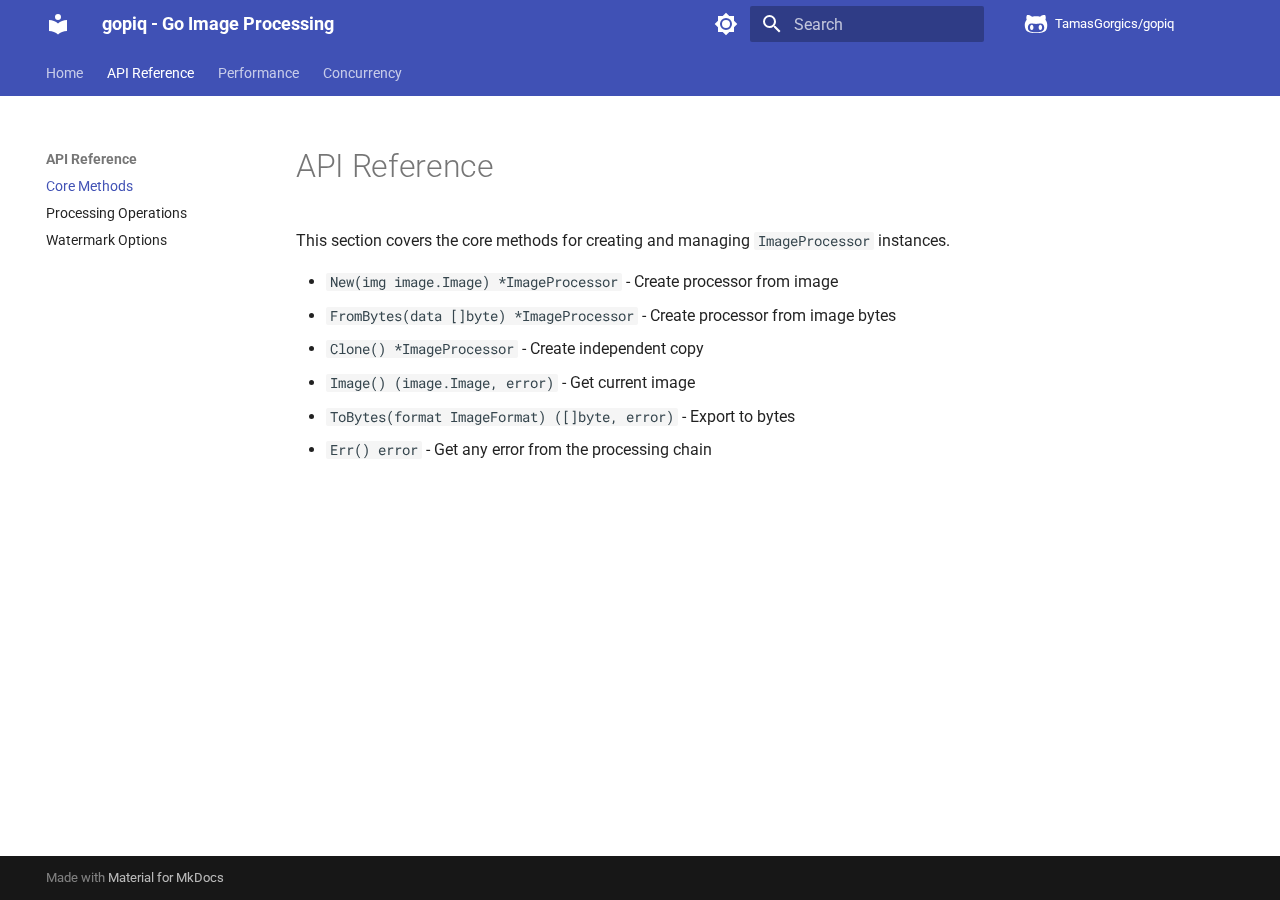
<file: api/core/index.html>
<!doctype html>
<html lang="en" class="no-js">
  <head>
    
      <meta charset="utf-8">
      <meta name="viewport" content="width=device-width,initial-scale=1">
      
      
      
        <link rel="canonical" href="https://TamasGorgics.github.io/gopiq/api/core/">
      
      
        <link rel="prev" href="../..">
      
      
        <link rel="next" href="../operations/">
      
      
      <link rel="icon" href="../../assets/images/favicon.png">
      <meta name="generator" content="mkdocs-1.6.1, mkdocs-material-9.6.20">
    
    
      
        <title>Core Methods - gopiq - Go Image Processing</title>
      
    
    
      <link rel="stylesheet" href="../../assets/stylesheets/main.e53b48f4.min.css">
      
        
        <link rel="stylesheet" href="../../assets/stylesheets/palette.06af60db.min.css">
      
      


    
    
      
    
    
      
        
        
        <link rel="preconnect" href="https://fonts.gstatic.com" crossorigin>
        <link rel="stylesheet" href="https://fonts.googleapis.com/css?family=Roboto:300,300i,400,400i,700,700i%7CRoboto+Mono:400,400i,700,700i&display=fallback">
        <style>:root{--md-text-font:"Roboto";--md-code-font:"Roboto Mono"}</style>
      
    
    
      <link rel="stylesheet" href="../../assets/custom.css">
    
    <script>__md_scope=new URL("../..",location),__md_hash=e=>[...e].reduce(((e,_)=>(e<<5)-e+_.charCodeAt(0)),0),__md_get=(e,_=localStorage,t=__md_scope)=>JSON.parse(_.getItem(t.pathname+"."+e)),__md_set=(e,_,t=localStorage,a=__md_scope)=>{try{t.setItem(a.pathname+"."+e,JSON.stringify(_))}catch(e){}}</script>
    
      

    
    
    
  </head>
  
  
    
    
      
    
    
    
    
    <body dir="ltr" data-md-color-scheme="default" data-md-color-primary="indigo" data-md-color-accent="indigo">
  
    
    <input class="md-toggle" data-md-toggle="drawer" type="checkbox" id="__drawer" autocomplete="off">
    <input class="md-toggle" data-md-toggle="search" type="checkbox" id="__search" autocomplete="off">
    <label class="md-overlay" for="__drawer"></label>
    <div data-md-component="skip">
      
        
        <a href="#api-reference" class="md-skip">
          Skip to content
        </a>
      
    </div>
    <div data-md-component="announce">
      
    </div>
    
    
      

<header class="md-header" data-md-component="header">
  <nav class="md-header__inner md-grid" aria-label="Header">
    <a href="../.." title="gopiq - Go Image Processing" class="md-header__button md-logo" aria-label="gopiq - Go Image Processing" data-md-component="logo">
      
  
  <svg xmlns="http://www.w3.org/2000/svg" viewBox="0 0 24 24"><path d="M12 8a3 3 0 0 0 3-3 3 3 0 0 0-3-3 3 3 0 0 0-3 3 3 3 0 0 0 3 3m0 3.54C9.64 9.35 6.5 8 3 8v11c3.5 0 6.64 1.35 9 3.54 2.36-2.19 5.5-3.54 9-3.54V8c-3.5 0-6.64 1.35-9 3.54"/></svg>

    </a>
    <label class="md-header__button md-icon" for="__drawer">
      
      <svg xmlns="http://www.w3.org/2000/svg" viewBox="0 0 24 24"><path d="M3 6h18v2H3zm0 5h18v2H3zm0 5h18v2H3z"/></svg>
    </label>
    <div class="md-header__title" data-md-component="header-title">
      <div class="md-header__ellipsis">
        <div class="md-header__topic">
          <span class="md-ellipsis">
            gopiq - Go Image Processing
          </span>
        </div>
        <div class="md-header__topic" data-md-component="header-topic">
          <span class="md-ellipsis">
            
              Core Methods
            
          </span>
        </div>
      </div>
    </div>
    
      
        <form class="md-header__option" data-md-component="palette">
  
    
    
    
    <input class="md-option" data-md-color-media="" data-md-color-scheme="default" data-md-color-primary="indigo" data-md-color-accent="indigo"  aria-label="Switch to dark mode"  type="radio" name="__palette" id="__palette_0">
    
      <label class="md-header__button md-icon" title="Switch to dark mode" for="__palette_1" hidden>
        <svg xmlns="http://www.w3.org/2000/svg" viewBox="0 0 24 24"><path d="M12 8a4 4 0 0 0-4 4 4 4 0 0 0 4 4 4 4 0 0 0 4-4 4 4 0 0 0-4-4m0 10a6 6 0 0 1-6-6 6 6 0 0 1 6-6 6 6 0 0 1 6 6 6 6 0 0 1-6 6m8-9.31V4h-4.69L12 .69 8.69 4H4v4.69L.69 12 4 15.31V20h4.69L12 23.31 15.31 20H20v-4.69L23.31 12z"/></svg>
      </label>
    
  
    
    
    
    <input class="md-option" data-md-color-media="" data-md-color-scheme="slate" data-md-color-primary="black" data-md-color-accent="indigo"  aria-label="Switch to light mode"  type="radio" name="__palette" id="__palette_1">
    
      <label class="md-header__button md-icon" title="Switch to light mode" for="__palette_0" hidden>
        <svg xmlns="http://www.w3.org/2000/svg" viewBox="0 0 24 24"><path d="M12 18c-.89 0-1.74-.2-2.5-.55C11.56 16.5 13 14.42 13 12s-1.44-4.5-3.5-5.45C10.26 6.2 11.11 6 12 6a6 6 0 0 1 6 6 6 6 0 0 1-6 6m8-9.31V4h-4.69L12 .69 8.69 4H4v4.69L.69 12 4 15.31V20h4.69L12 23.31 15.31 20H20v-4.69L23.31 12z"/></svg>
      </label>
    
  
</form>
      
    
    
      <script>var palette=__md_get("__palette");if(palette&&palette.color){if("(prefers-color-scheme)"===palette.color.media){var media=matchMedia("(prefers-color-scheme: light)"),input=document.querySelector(media.matches?"[data-md-color-media='(prefers-color-scheme: light)']":"[data-md-color-media='(prefers-color-scheme: dark)']");palette.color.media=input.getAttribute("data-md-color-media"),palette.color.scheme=input.getAttribute("data-md-color-scheme"),palette.color.primary=input.getAttribute("data-md-color-primary"),palette.color.accent=input.getAttribute("data-md-color-accent")}for(var[key,value]of Object.entries(palette.color))document.body.setAttribute("data-md-color-"+key,value)}</script>
    
    
    
      
      
        <label class="md-header__button md-icon" for="__search">
          
          <svg xmlns="http://www.w3.org/2000/svg" viewBox="0 0 24 24"><path d="M9.5 3A6.5 6.5 0 0 1 16 9.5c0 1.61-.59 3.09-1.56 4.23l.27.27h.79l5 5-1.5 1.5-5-5v-.79l-.27-.27A6.52 6.52 0 0 1 9.5 16 6.5 6.5 0 0 1 3 9.5 6.5 6.5 0 0 1 9.5 3m0 2C7 5 5 7 5 9.5S7 14 9.5 14 14 12 14 9.5 12 5 9.5 5"/></svg>
        </label>
        <div class="md-search" data-md-component="search" role="dialog">
  <label class="md-search__overlay" for="__search"></label>
  <div class="md-search__inner" role="search">
    <form class="md-search__form" name="search">
      <input type="text" class="md-search__input" name="query" aria-label="Search" placeholder="Search" autocapitalize="off" autocorrect="off" autocomplete="off" spellcheck="false" data-md-component="search-query" required>
      <label class="md-search__icon md-icon" for="__search">
        
        <svg xmlns="http://www.w3.org/2000/svg" viewBox="0 0 24 24"><path d="M9.5 3A6.5 6.5 0 0 1 16 9.5c0 1.61-.59 3.09-1.56 4.23l.27.27h.79l5 5-1.5 1.5-5-5v-.79l-.27-.27A6.52 6.52 0 0 1 9.5 16 6.5 6.5 0 0 1 3 9.5 6.5 6.5 0 0 1 9.5 3m0 2C7 5 5 7 5 9.5S7 14 9.5 14 14 12 14 9.5 12 5 9.5 5"/></svg>
        
        <svg xmlns="http://www.w3.org/2000/svg" viewBox="0 0 24 24"><path d="M20 11v2H8l5.5 5.5-1.42 1.42L4.16 12l7.92-7.92L13.5 5.5 8 11z"/></svg>
      </label>
      <nav class="md-search__options" aria-label="Search">
        
        <button type="reset" class="md-search__icon md-icon" title="Clear" aria-label="Clear" tabindex="-1">
          
          <svg xmlns="http://www.w3.org/2000/svg" viewBox="0 0 24 24"><path d="M19 6.41 17.59 5 12 10.59 6.41 5 5 6.41 10.59 12 5 17.59 6.41 19 12 13.41 17.59 19 19 17.59 13.41 12z"/></svg>
        </button>
      </nav>
      
        <div class="md-search__suggest" data-md-component="search-suggest"></div>
      
    </form>
    <div class="md-search__output">
      <div class="md-search__scrollwrap" tabindex="0" data-md-scrollfix>
        <div class="md-search-result" data-md-component="search-result">
          <div class="md-search-result__meta">
            Initializing search
          </div>
          <ol class="md-search-result__list" role="presentation"></ol>
        </div>
      </div>
    </div>
  </div>
</div>
      
    
    
      <div class="md-header__source">
        <a href="https://github.com/TamasGorgics/gopiq" title="Go to repository" class="md-source" data-md-component="source">
  <div class="md-source__icon md-icon">
    
    <svg xmlns="http://www.w3.org/2000/svg" viewBox="0 0 512 512"><!--! Font Awesome Free 7.0.0 by @fontawesome - https://fontawesome.com License - https://fontawesome.com/license/free (Icons: CC BY 4.0, Fonts: SIL OFL 1.1, Code: MIT License) Copyright 2025 Fonticons, Inc.--><path d="M202.1 328.7c0 20.9-10.9 55.1-36.7 55.1s-36.7-34.2-36.7-55.1 10.9-55.1 36.7-55.1 36.7 34.2 36.7 55.1M496 278.2c0 31.9-3.2 65.7-17.5 95-37.9 76.6-142.1 74.8-216.7 74.8-75.8 0-186.2 2.7-225.6-74.8-14.6-29-20.2-63.1-20.2-95 0-41.9 13.9-81.5 41.5-113.6-5.2-15.8-7.7-32.4-7.7-48.8 0-21.5 4.9-32.3 14.6-51.8 45.3 0 74.3 9 108.8 36 29-6.9 58.8-10 88.7-10 27 0 54.2 2.9 80.4 9.2 34-26.7 63-35.2 107.8-35.2 9.8 19.5 14.6 30.3 14.6 51.8 0 16.4-2.6 32.7-7.7 48.2 27.5 32.4 39 72.3 39 114.2m-64.3 50.5c0-43.9-26.7-82.6-73.5-82.6-18.9 0-37 3.4-56 6-14.9 2.3-29.8 3.2-45.1 3.2-15.2 0-30.1-.9-45.1-3.2-18.7-2.6-37-6-56-6-46.8 0-73.5 38.7-73.5 82.6 0 87.8 80.4 101.3 150.4 101.3h48.2c70.3 0 150.6-13.4 150.6-101.3m-82.6-55.1c-25.8 0-36.7 34.2-36.7 55.1s10.9 55.1 36.7 55.1 36.7-34.2 36.7-55.1-10.9-55.1-36.7-55.1"/></svg>
  </div>
  <div class="md-source__repository">
    TamasGorgics/gopiq
  </div>
</a>
      </div>
    
  </nav>
  
</header>
    
    <div class="md-container" data-md-component="container">
      
      
        
          
            
<nav class="md-tabs" aria-label="Tabs" data-md-component="tabs">
  <div class="md-grid">
    <ul class="md-tabs__list">
      
        
  
  
  
  
    <li class="md-tabs__item">
      <a href="../.." class="md-tabs__link">
        
  
  
    
  
  Home

      </a>
    </li>
  

      
        
  
  
  
    
  
  
    
    
      <li class="md-tabs__item md-tabs__item--active">
        <a href="./" class="md-tabs__link">
          
  
  
  API Reference

        </a>
      </li>
    
  

      
        
  
  
  
  
    <li class="md-tabs__item">
      <a href="../../performance/" class="md-tabs__link">
        
  
  
    
  
  Performance

      </a>
    </li>
  

      
        
  
  
  
  
    <li class="md-tabs__item">
      <a href="../../concurrency/" class="md-tabs__link">
        
  
  
    
  
  Concurrency

      </a>
    </li>
  

      
    </ul>
  </div>
</nav>
          
        
      
      <main class="md-main" data-md-component="main">
        <div class="md-main__inner md-grid">
          
            
              
              <div class="md-sidebar md-sidebar--primary" data-md-component="sidebar" data-md-type="navigation" >
                <div class="md-sidebar__scrollwrap">
                  <div class="md-sidebar__inner">
                    


  


<nav class="md-nav md-nav--primary md-nav--lifted" aria-label="Navigation" data-md-level="0">
  <label class="md-nav__title" for="__drawer">
    <a href="../.." title="gopiq - Go Image Processing" class="md-nav__button md-logo" aria-label="gopiq - Go Image Processing" data-md-component="logo">
      
  
  <svg xmlns="http://www.w3.org/2000/svg" viewBox="0 0 24 24"><path d="M12 8a3 3 0 0 0 3-3 3 3 0 0 0-3-3 3 3 0 0 0-3 3 3 3 0 0 0 3 3m0 3.54C9.64 9.35 6.5 8 3 8v11c3.5 0 6.64 1.35 9 3.54 2.36-2.19 5.5-3.54 9-3.54V8c-3.5 0-6.64 1.35-9 3.54"/></svg>

    </a>
    gopiq - Go Image Processing
  </label>
  
    <div class="md-nav__source">
      <a href="https://github.com/TamasGorgics/gopiq" title="Go to repository" class="md-source" data-md-component="source">
  <div class="md-source__icon md-icon">
    
    <svg xmlns="http://www.w3.org/2000/svg" viewBox="0 0 512 512"><!--! Font Awesome Free 7.0.0 by @fontawesome - https://fontawesome.com License - https://fontawesome.com/license/free (Icons: CC BY 4.0, Fonts: SIL OFL 1.1, Code: MIT License) Copyright 2025 Fonticons, Inc.--><path d="M202.1 328.7c0 20.9-10.9 55.1-36.7 55.1s-36.7-34.2-36.7-55.1 10.9-55.1 36.7-55.1 36.7 34.2 36.7 55.1M496 278.2c0 31.9-3.2 65.7-17.5 95-37.9 76.6-142.1 74.8-216.7 74.8-75.8 0-186.2 2.7-225.6-74.8-14.6-29-20.2-63.1-20.2-95 0-41.9 13.9-81.5 41.5-113.6-5.2-15.8-7.7-32.4-7.7-48.8 0-21.5 4.9-32.3 14.6-51.8 45.3 0 74.3 9 108.8 36 29-6.9 58.8-10 88.7-10 27 0 54.2 2.9 80.4 9.2 34-26.7 63-35.2 107.8-35.2 9.8 19.5 14.6 30.3 14.6 51.8 0 16.4-2.6 32.7-7.7 48.2 27.5 32.4 39 72.3 39 114.2m-64.3 50.5c0-43.9-26.7-82.6-73.5-82.6-18.9 0-37 3.4-56 6-14.9 2.3-29.8 3.2-45.1 3.2-15.2 0-30.1-.9-45.1-3.2-18.7-2.6-37-6-56-6-46.8 0-73.5 38.7-73.5 82.6 0 87.8 80.4 101.3 150.4 101.3h48.2c70.3 0 150.6-13.4 150.6-101.3m-82.6-55.1c-25.8 0-36.7 34.2-36.7 55.1s10.9 55.1 36.7 55.1 36.7-34.2 36.7-55.1-10.9-55.1-36.7-55.1"/></svg>
  </div>
  <div class="md-source__repository">
    TamasGorgics/gopiq
  </div>
</a>
    </div>
  
  <ul class="md-nav__list" data-md-scrollfix>
    
      
      
  
  
  
  
    <li class="md-nav__item">
      <a href="../.." class="md-nav__link">
        
  
  
  <span class="md-ellipsis">
    Home
    
  </span>
  

      </a>
    </li>
  

    
      
      
  
  
    
  
  
  
    
    
    
    
      
        
        
      
      
        
      
    
    
    <li class="md-nav__item md-nav__item--active md-nav__item--section md-nav__item--nested">
      
        
        
        <input class="md-nav__toggle md-toggle " type="checkbox" id="__nav_2" checked>
        
          
          <label class="md-nav__link" for="__nav_2" id="__nav_2_label" tabindex="">
            
  
  
  <span class="md-ellipsis">
    API Reference
    
  </span>
  

            <span class="md-nav__icon md-icon"></span>
          </label>
        
        <nav class="md-nav" data-md-level="1" aria-labelledby="__nav_2_label" aria-expanded="true">
          <label class="md-nav__title" for="__nav_2">
            <span class="md-nav__icon md-icon"></span>
            API Reference
          </label>
          <ul class="md-nav__list" data-md-scrollfix>
            
              
                
  
  
    
  
  
  
    <li class="md-nav__item md-nav__item--active">
      
      <input class="md-nav__toggle md-toggle" type="checkbox" id="__toc">
      
      
        
      
      
      <a href="./" class="md-nav__link md-nav__link--active">
        
  
  
  <span class="md-ellipsis">
    Core Methods
    
  </span>
  

      </a>
      
    </li>
  

              
            
              
                
  
  
  
  
    <li class="md-nav__item">
      <a href="../operations/" class="md-nav__link">
        
  
  
  <span class="md-ellipsis">
    Processing Operations
    
  </span>
  

      </a>
    </li>
  

              
            
              
                
  
  
  
  
    <li class="md-nav__item">
      <a href="../watermark/" class="md-nav__link">
        
  
  
  <span class="md-ellipsis">
    Watermark Options
    
  </span>
  

      </a>
    </li>
  

              
            
          </ul>
        </nav>
      
    </li>
  

    
      
      
  
  
  
  
    <li class="md-nav__item">
      <a href="../../performance/" class="md-nav__link">
        
  
  
  <span class="md-ellipsis">
    Performance
    
  </span>
  

      </a>
    </li>
  

    
      
      
  
  
  
  
    <li class="md-nav__item">
      <a href="../../concurrency/" class="md-nav__link">
        
  
  
  <span class="md-ellipsis">
    Concurrency
    
  </span>
  

      </a>
    </li>
  

    
  </ul>
</nav>
                  </div>
                </div>
              </div>
            
            
              
              <div class="md-sidebar md-sidebar--secondary" data-md-component="sidebar" data-md-type="toc" >
                <div class="md-sidebar__scrollwrap">
                  <div class="md-sidebar__inner">
                    

<nav class="md-nav md-nav--secondary" aria-label="Table of contents">
  
  
  
    
  
  
</nav>
                  </div>
                </div>
              </div>
            
          
          
            <div class="md-content" data-md-component="content">
              <article class="md-content__inner md-typeset">
                
                  



<h1 id="api-reference">API Reference<a class="headerlink" href="#api-reference" title="Permanent link">&para;</a></h1>
<p>This section covers the core methods for creating and managing <code>ImageProcessor</code> instances.</p>
<ul>
<li><code>New(img image.Image) *ImageProcessor</code> - Create processor from image</li>
<li><code>FromBytes(data []byte) *ImageProcessor</code> - Create processor from image bytes</li>
<li><code>Clone() *ImageProcessor</code> - Create independent copy</li>
<li><code>Image() (image.Image, error)</code> - Get current image</li>
<li><code>ToBytes(format ImageFormat) ([]byte, error)</code> - Export to bytes</li>
<li><code>Err() error</code> - Get any error from the processing chain </li>
</ul>












                
              </article>
            </div>
          
          
  <script>var tabs=__md_get("__tabs");if(Array.isArray(tabs))e:for(var set of document.querySelectorAll(".tabbed-set")){var labels=set.querySelector(".tabbed-labels");for(var tab of tabs)for(var label of labels.getElementsByTagName("label"))if(label.innerText.trim()===tab){var input=document.getElementById(label.htmlFor);input.checked=!0;continue e}}</script>

<script>var target=document.getElementById(location.hash.slice(1));target&&target.name&&(target.checked=target.name.startsWith("__tabbed_"))</script>
        </div>
        
          <button type="button" class="md-top md-icon" data-md-component="top" hidden>
  
  <svg xmlns="http://www.w3.org/2000/svg" viewBox="0 0 24 24"><path d="M13 20h-2V8l-5.5 5.5-1.42-1.42L12 4.16l7.92 7.92-1.42 1.42L13 8z"/></svg>
  Back to top
</button>
        
      </main>
      
        <footer class="md-footer">
  
  <div class="md-footer-meta md-typeset">
    <div class="md-footer-meta__inner md-grid">
      <div class="md-copyright">
  
  
    Made with
    <a href="https://squidfunk.github.io/mkdocs-material/" target="_blank" rel="noopener">
      Material for MkDocs
    </a>
  
</div>
      
    </div>
  </div>
</footer>
      
    </div>
    <div class="md-dialog" data-md-component="dialog">
      <div class="md-dialog__inner md-typeset"></div>
    </div>
    
    
    
      
      <script id="__config" type="application/json">{"base": "../..", "features": ["navigation.tabs", "navigation.sections", "navigation.top", "search.suggest", "search.highlight", "content.tabs.link", "content.code.annotation", "content.code.copy"], "search": "../../assets/javascripts/workers/search.973d3a69.min.js", "tags": null, "translations": {"clipboard.copied": "Copied to clipboard", "clipboard.copy": "Copy to clipboard", "search.result.more.one": "1 more on this page", "search.result.more.other": "# more on this page", "search.result.none": "No matching documents", "search.result.one": "1 matching document", "search.result.other": "# matching documents", "search.result.placeholder": "Type to start searching", "search.result.term.missing": "Missing", "select.version": "Select version"}, "version": null}</script>
    
    
      <script src="../../assets/javascripts/bundle.f55a23d4.min.js"></script>
      
    
  </body>
</html>
</file>
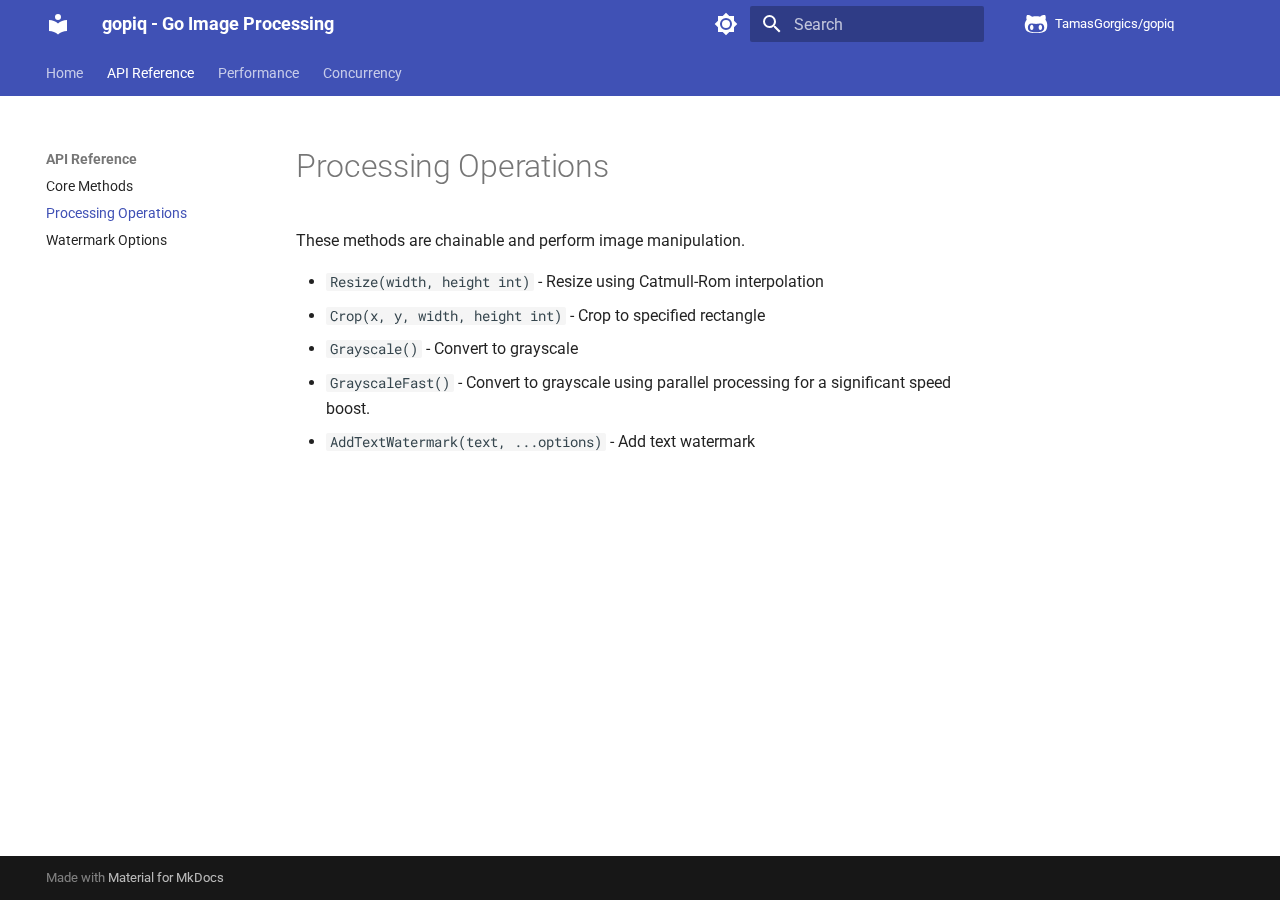
<file: api/operations/index.html>
<!doctype html>
<html lang="en" class="no-js">
  <head>
    
      <meta charset="utf-8">
      <meta name="viewport" content="width=device-width,initial-scale=1">
      
      
      
        <link rel="canonical" href="https://TamasGorgics.github.io/gopiq/api/operations/">
      
      
        <link rel="prev" href="../core/">
      
      
        <link rel="next" href="../watermark/">
      
      
      <link rel="icon" href="../../assets/images/favicon.png">
      <meta name="generator" content="mkdocs-1.6.1, mkdocs-material-9.6.14">
    
    
      
        <title>Processing Operations - gopiq - Go Image Processing</title>
      
    
    
      <link rel="stylesheet" href="../../assets/stylesheets/main.342714a4.min.css">
      
        
        <link rel="stylesheet" href="../../assets/stylesheets/palette.06af60db.min.css">
      
      


    
    
      
    
    
      
        
        
        <link rel="preconnect" href="https://fonts.gstatic.com" crossorigin>
        <link rel="stylesheet" href="https://fonts.googleapis.com/css?family=Roboto:300,300i,400,400i,700,700i%7CRoboto+Mono:400,400i,700,700i&display=fallback">
        <style>:root{--md-text-font:"Roboto";--md-code-font:"Roboto Mono"}</style>
      
    
    
      <link rel="stylesheet" href="../../assets/custom.css">
    
    <script>__md_scope=new URL("../..",location),__md_hash=e=>[...e].reduce(((e,_)=>(e<<5)-e+_.charCodeAt(0)),0),__md_get=(e,_=localStorage,t=__md_scope)=>JSON.parse(_.getItem(t.pathname+"."+e)),__md_set=(e,_,t=localStorage,a=__md_scope)=>{try{t.setItem(a.pathname+"."+e,JSON.stringify(_))}catch(e){}}</script>
    
      

    
    
    
  </head>
  
  
    
    
      
    
    
    
    
    <body dir="ltr" data-md-color-scheme="default" data-md-color-primary="indigo" data-md-color-accent="indigo">
  
    
    <input class="md-toggle" data-md-toggle="drawer" type="checkbox" id="__drawer" autocomplete="off">
    <input class="md-toggle" data-md-toggle="search" type="checkbox" id="__search" autocomplete="off">
    <label class="md-overlay" for="__drawer"></label>
    <div data-md-component="skip">
      
        
        <a href="#processing-operations" class="md-skip">
          Skip to content
        </a>
      
    </div>
    <div data-md-component="announce">
      
    </div>
    
    
      

<header class="md-header" data-md-component="header">
  <nav class="md-header__inner md-grid" aria-label="Header">
    <a href="../.." title="gopiq - Go Image Processing" class="md-header__button md-logo" aria-label="gopiq - Go Image Processing" data-md-component="logo">
      
  
  <svg xmlns="http://www.w3.org/2000/svg" viewBox="0 0 24 24"><path d="M12 8a3 3 0 0 0 3-3 3 3 0 0 0-3-3 3 3 0 0 0-3 3 3 3 0 0 0 3 3m0 3.54C9.64 9.35 6.5 8 3 8v11c3.5 0 6.64 1.35 9 3.54 2.36-2.19 5.5-3.54 9-3.54V8c-3.5 0-6.64 1.35-9 3.54"/></svg>

    </a>
    <label class="md-header__button md-icon" for="__drawer">
      
      <svg xmlns="http://www.w3.org/2000/svg" viewBox="0 0 24 24"><path d="M3 6h18v2H3zm0 5h18v2H3zm0 5h18v2H3z"/></svg>
    </label>
    <div class="md-header__title" data-md-component="header-title">
      <div class="md-header__ellipsis">
        <div class="md-header__topic">
          <span class="md-ellipsis">
            gopiq - Go Image Processing
          </span>
        </div>
        <div class="md-header__topic" data-md-component="header-topic">
          <span class="md-ellipsis">
            
              Processing Operations
            
          </span>
        </div>
      </div>
    </div>
    
      
        <form class="md-header__option" data-md-component="palette">
  
    
    
    
    <input class="md-option" data-md-color-media="" data-md-color-scheme="default" data-md-color-primary="indigo" data-md-color-accent="indigo"  aria-label="Switch to dark mode"  type="radio" name="__palette" id="__palette_0">
    
      <label class="md-header__button md-icon" title="Switch to dark mode" for="__palette_1" hidden>
        <svg xmlns="http://www.w3.org/2000/svg" viewBox="0 0 24 24"><path d="M12 8a4 4 0 0 0-4 4 4 4 0 0 0 4 4 4 4 0 0 0 4-4 4 4 0 0 0-4-4m0 10a6 6 0 0 1-6-6 6 6 0 0 1 6-6 6 6 0 0 1 6 6 6 6 0 0 1-6 6m8-9.31V4h-4.69L12 .69 8.69 4H4v4.69L.69 12 4 15.31V20h4.69L12 23.31 15.31 20H20v-4.69L23.31 12z"/></svg>
      </label>
    
  
    
    
    
    <input class="md-option" data-md-color-media="" data-md-color-scheme="slate" data-md-color-primary="black" data-md-color-accent="indigo"  aria-label="Switch to light mode"  type="radio" name="__palette" id="__palette_1">
    
      <label class="md-header__button md-icon" title="Switch to light mode" for="__palette_0" hidden>
        <svg xmlns="http://www.w3.org/2000/svg" viewBox="0 0 24 24"><path d="M12 18c-.89 0-1.74-.2-2.5-.55C11.56 16.5 13 14.42 13 12s-1.44-4.5-3.5-5.45C10.26 6.2 11.11 6 12 6a6 6 0 0 1 6 6 6 6 0 0 1-6 6m8-9.31V4h-4.69L12 .69 8.69 4H4v4.69L.69 12 4 15.31V20h4.69L12 23.31 15.31 20H20v-4.69L23.31 12z"/></svg>
      </label>
    
  
</form>
      
    
    
      <script>var palette=__md_get("__palette");if(palette&&palette.color){if("(prefers-color-scheme)"===palette.color.media){var media=matchMedia("(prefers-color-scheme: light)"),input=document.querySelector(media.matches?"[data-md-color-media='(prefers-color-scheme: light)']":"[data-md-color-media='(prefers-color-scheme: dark)']");palette.color.media=input.getAttribute("data-md-color-media"),palette.color.scheme=input.getAttribute("data-md-color-scheme"),palette.color.primary=input.getAttribute("data-md-color-primary"),palette.color.accent=input.getAttribute("data-md-color-accent")}for(var[key,value]of Object.entries(palette.color))document.body.setAttribute("data-md-color-"+key,value)}</script>
    
    
    
      
      
        <label class="md-header__button md-icon" for="__search">
          
          <svg xmlns="http://www.w3.org/2000/svg" viewBox="0 0 24 24"><path d="M9.5 3A6.5 6.5 0 0 1 16 9.5c0 1.61-.59 3.09-1.56 4.23l.27.27h.79l5 5-1.5 1.5-5-5v-.79l-.27-.27A6.52 6.52 0 0 1 9.5 16 6.5 6.5 0 0 1 3 9.5 6.5 6.5 0 0 1 9.5 3m0 2C7 5 5 7 5 9.5S7 14 9.5 14 14 12 14 9.5 12 5 9.5 5"/></svg>
        </label>
        <div class="md-search" data-md-component="search" role="dialog">
  <label class="md-search__overlay" for="__search"></label>
  <div class="md-search__inner" role="search">
    <form class="md-search__form" name="search">
      <input type="text" class="md-search__input" name="query" aria-label="Search" placeholder="Search" autocapitalize="off" autocorrect="off" autocomplete="off" spellcheck="false" data-md-component="search-query" required>
      <label class="md-search__icon md-icon" for="__search">
        
        <svg xmlns="http://www.w3.org/2000/svg" viewBox="0 0 24 24"><path d="M9.5 3A6.5 6.5 0 0 1 16 9.5c0 1.61-.59 3.09-1.56 4.23l.27.27h.79l5 5-1.5 1.5-5-5v-.79l-.27-.27A6.52 6.52 0 0 1 9.5 16 6.5 6.5 0 0 1 3 9.5 6.5 6.5 0 0 1 9.5 3m0 2C7 5 5 7 5 9.5S7 14 9.5 14 14 12 14 9.5 12 5 9.5 5"/></svg>
        
        <svg xmlns="http://www.w3.org/2000/svg" viewBox="0 0 24 24"><path d="M20 11v2H8l5.5 5.5-1.42 1.42L4.16 12l7.92-7.92L13.5 5.5 8 11z"/></svg>
      </label>
      <nav class="md-search__options" aria-label="Search">
        
        <button type="reset" class="md-search__icon md-icon" title="Clear" aria-label="Clear" tabindex="-1">
          
          <svg xmlns="http://www.w3.org/2000/svg" viewBox="0 0 24 24"><path d="M19 6.41 17.59 5 12 10.59 6.41 5 5 6.41 10.59 12 5 17.59 6.41 19 12 13.41 17.59 19 19 17.59 13.41 12z"/></svg>
        </button>
      </nav>
      
        <div class="md-search__suggest" data-md-component="search-suggest"></div>
      
    </form>
    <div class="md-search__output">
      <div class="md-search__scrollwrap" tabindex="0" data-md-scrollfix>
        <div class="md-search-result" data-md-component="search-result">
          <div class="md-search-result__meta">
            Initializing search
          </div>
          <ol class="md-search-result__list" role="presentation"></ol>
        </div>
      </div>
    </div>
  </div>
</div>
      
    
    
      <div class="md-header__source">
        <a href="https://github.com/TamasGorgics/gopiq" title="Go to repository" class="md-source" data-md-component="source">
  <div class="md-source__icon md-icon">
    
    <svg xmlns="http://www.w3.org/2000/svg" viewBox="0 0 480 512"><!--! Font Awesome Free 6.7.2 by @fontawesome - https://fontawesome.com License - https://fontawesome.com/license/free (Icons: CC BY 4.0, Fonts: SIL OFL 1.1, Code: MIT License) Copyright 2024 Fonticons, Inc.--><path d="M186.1 328.7c0 20.9-10.9 55.1-36.7 55.1s-36.7-34.2-36.7-55.1 10.9-55.1 36.7-55.1 36.7 34.2 36.7 55.1M480 278.2c0 31.9-3.2 65.7-17.5 95-37.9 76.6-142.1 74.8-216.7 74.8-75.8 0-186.2 2.7-225.6-74.8-14.6-29-20.2-63.1-20.2-95 0-41.9 13.9-81.5 41.5-113.6-5.2-15.8-7.7-32.4-7.7-48.8 0-21.5 4.9-32.3 14.6-51.8 45.3 0 74.3 9 108.8 36 29-6.9 58.8-10 88.7-10 27 0 54.2 2.9 80.4 9.2 34-26.7 63-35.2 107.8-35.2 9.8 19.5 14.6 30.3 14.6 51.8 0 16.4-2.6 32.7-7.7 48.2 27.5 32.4 39 72.3 39 114.2m-64.3 50.5c0-43.9-26.7-82.6-73.5-82.6-18.9 0-37 3.4-56 6-14.9 2.3-29.8 3.2-45.1 3.2-15.2 0-30.1-.9-45.1-3.2-18.7-2.6-37-6-56-6-46.8 0-73.5 38.7-73.5 82.6 0 87.8 80.4 101.3 150.4 101.3h48.2c70.3 0 150.6-13.4 150.6-101.3m-82.6-55.1c-25.8 0-36.7 34.2-36.7 55.1s10.9 55.1 36.7 55.1 36.7-34.2 36.7-55.1-10.9-55.1-36.7-55.1"/></svg>
  </div>
  <div class="md-source__repository">
    TamasGorgics/gopiq
  </div>
</a>
      </div>
    
  </nav>
  
</header>
    
    <div class="md-container" data-md-component="container">
      
      
        
          
            
<nav class="md-tabs" aria-label="Tabs" data-md-component="tabs">
  <div class="md-grid">
    <ul class="md-tabs__list">
      
        
  
  
  
  
    <li class="md-tabs__item">
      <a href="../.." class="md-tabs__link">
        
  
  
    
  
  Home

      </a>
    </li>
  

      
        
  
  
  
    
  
  
    
    
      <li class="md-tabs__item md-tabs__item--active">
        <a href="../core/" class="md-tabs__link">
          
  
  
  API Reference

        </a>
      </li>
    
  

      
        
  
  
  
  
    <li class="md-tabs__item">
      <a href="../../performance/" class="md-tabs__link">
        
  
  
    
  
  Performance

      </a>
    </li>
  

      
        
  
  
  
  
    <li class="md-tabs__item">
      <a href="../../concurrency/" class="md-tabs__link">
        
  
  
    
  
  Concurrency

      </a>
    </li>
  

      
    </ul>
  </div>
</nav>
          
        
      
      <main class="md-main" data-md-component="main">
        <div class="md-main__inner md-grid">
          
            
              
              <div class="md-sidebar md-sidebar--primary" data-md-component="sidebar" data-md-type="navigation" >
                <div class="md-sidebar__scrollwrap">
                  <div class="md-sidebar__inner">
                    


  


<nav class="md-nav md-nav--primary md-nav--lifted" aria-label="Navigation" data-md-level="0">
  <label class="md-nav__title" for="__drawer">
    <a href="../.." title="gopiq - Go Image Processing" class="md-nav__button md-logo" aria-label="gopiq - Go Image Processing" data-md-component="logo">
      
  
  <svg xmlns="http://www.w3.org/2000/svg" viewBox="0 0 24 24"><path d="M12 8a3 3 0 0 0 3-3 3 3 0 0 0-3-3 3 3 0 0 0-3 3 3 3 0 0 0 3 3m0 3.54C9.64 9.35 6.5 8 3 8v11c3.5 0 6.64 1.35 9 3.54 2.36-2.19 5.5-3.54 9-3.54V8c-3.5 0-6.64 1.35-9 3.54"/></svg>

    </a>
    gopiq - Go Image Processing
  </label>
  
    <div class="md-nav__source">
      <a href="https://github.com/TamasGorgics/gopiq" title="Go to repository" class="md-source" data-md-component="source">
  <div class="md-source__icon md-icon">
    
    <svg xmlns="http://www.w3.org/2000/svg" viewBox="0 0 480 512"><!--! Font Awesome Free 6.7.2 by @fontawesome - https://fontawesome.com License - https://fontawesome.com/license/free (Icons: CC BY 4.0, Fonts: SIL OFL 1.1, Code: MIT License) Copyright 2024 Fonticons, Inc.--><path d="M186.1 328.7c0 20.9-10.9 55.1-36.7 55.1s-36.7-34.2-36.7-55.1 10.9-55.1 36.7-55.1 36.7 34.2 36.7 55.1M480 278.2c0 31.9-3.2 65.7-17.5 95-37.9 76.6-142.1 74.8-216.7 74.8-75.8 0-186.2 2.7-225.6-74.8-14.6-29-20.2-63.1-20.2-95 0-41.9 13.9-81.5 41.5-113.6-5.2-15.8-7.7-32.4-7.7-48.8 0-21.5 4.9-32.3 14.6-51.8 45.3 0 74.3 9 108.8 36 29-6.9 58.8-10 88.7-10 27 0 54.2 2.9 80.4 9.2 34-26.7 63-35.2 107.8-35.2 9.8 19.5 14.6 30.3 14.6 51.8 0 16.4-2.6 32.7-7.7 48.2 27.5 32.4 39 72.3 39 114.2m-64.3 50.5c0-43.9-26.7-82.6-73.5-82.6-18.9 0-37 3.4-56 6-14.9 2.3-29.8 3.2-45.1 3.2-15.2 0-30.1-.9-45.1-3.2-18.7-2.6-37-6-56-6-46.8 0-73.5 38.7-73.5 82.6 0 87.8 80.4 101.3 150.4 101.3h48.2c70.3 0 150.6-13.4 150.6-101.3m-82.6-55.1c-25.8 0-36.7 34.2-36.7 55.1s10.9 55.1 36.7 55.1 36.7-34.2 36.7-55.1-10.9-55.1-36.7-55.1"/></svg>
  </div>
  <div class="md-source__repository">
    TamasGorgics/gopiq
  </div>
</a>
    </div>
  
  <ul class="md-nav__list" data-md-scrollfix>
    
      
      
  
  
  
  
    <li class="md-nav__item">
      <a href="../.." class="md-nav__link">
        
  
  
  <span class="md-ellipsis">
    Home
    
  </span>
  

      </a>
    </li>
  

    
      
      
  
  
    
  
  
  
    
    
    
    
      
        
        
      
      
        
      
    
    
    <li class="md-nav__item md-nav__item--active md-nav__item--section md-nav__item--nested">
      
        
        
        <input class="md-nav__toggle md-toggle " type="checkbox" id="__nav_2" checked>
        
          
          <label class="md-nav__link" for="__nav_2" id="__nav_2_label" tabindex="">
            
  
  
  <span class="md-ellipsis">
    API Reference
    
  </span>
  

            <span class="md-nav__icon md-icon"></span>
          </label>
        
        <nav class="md-nav" data-md-level="1" aria-labelledby="__nav_2_label" aria-expanded="true">
          <label class="md-nav__title" for="__nav_2">
            <span class="md-nav__icon md-icon"></span>
            API Reference
          </label>
          <ul class="md-nav__list" data-md-scrollfix>
            
              
                
  
  
  
  
    <li class="md-nav__item">
      <a href="../core/" class="md-nav__link">
        
  
  
  <span class="md-ellipsis">
    Core Methods
    
  </span>
  

      </a>
    </li>
  

              
            
              
                
  
  
    
  
  
  
    <li class="md-nav__item md-nav__item--active">
      
      <input class="md-nav__toggle md-toggle" type="checkbox" id="__toc">
      
      
        
      
      
      <a href="./" class="md-nav__link md-nav__link--active">
        
  
  
  <span class="md-ellipsis">
    Processing Operations
    
  </span>
  

      </a>
      
    </li>
  

              
            
              
                
  
  
  
  
    <li class="md-nav__item">
      <a href="../watermark/" class="md-nav__link">
        
  
  
  <span class="md-ellipsis">
    Watermark Options
    
  </span>
  

      </a>
    </li>
  

              
            
          </ul>
        </nav>
      
    </li>
  

    
      
      
  
  
  
  
    <li class="md-nav__item">
      <a href="../../performance/" class="md-nav__link">
        
  
  
  <span class="md-ellipsis">
    Performance
    
  </span>
  

      </a>
    </li>
  

    
      
      
  
  
  
  
    <li class="md-nav__item">
      <a href="../../concurrency/" class="md-nav__link">
        
  
  
  <span class="md-ellipsis">
    Concurrency
    
  </span>
  

      </a>
    </li>
  

    
  </ul>
</nav>
                  </div>
                </div>
              </div>
            
            
              
              <div class="md-sidebar md-sidebar--secondary" data-md-component="sidebar" data-md-type="toc" >
                <div class="md-sidebar__scrollwrap">
                  <div class="md-sidebar__inner">
                    

<nav class="md-nav md-nav--secondary" aria-label="Table of contents">
  
  
  
    
  
  
</nav>
                  </div>
                </div>
              </div>
            
          
          
            <div class="md-content" data-md-component="content">
              <article class="md-content__inner md-typeset">
                
                  



<h1 id="processing-operations">Processing Operations<a class="headerlink" href="#processing-operations" title="Permanent link">&para;</a></h1>
<p>These methods are chainable and perform image manipulation.</p>
<ul>
<li><code>Resize(width, height int)</code> - Resize using Catmull-Rom interpolation</li>
<li><code>Crop(x, y, width, height int)</code> - Crop to specified rectangle</li>
<li><code>Grayscale()</code> - Convert to grayscale</li>
<li><code>GrayscaleFast()</code> - Convert to grayscale using parallel processing for a significant speed boost.</li>
<li><code>AddTextWatermark(text, ...options)</code> - Add text watermark </li>
</ul>












                
              </article>
            </div>
          
          
  <script>var tabs=__md_get("__tabs");if(Array.isArray(tabs))e:for(var set of document.querySelectorAll(".tabbed-set")){var labels=set.querySelector(".tabbed-labels");for(var tab of tabs)for(var label of labels.getElementsByTagName("label"))if(label.innerText.trim()===tab){var input=document.getElementById(label.htmlFor);input.checked=!0;continue e}}</script>

<script>var target=document.getElementById(location.hash.slice(1));target&&target.name&&(target.checked=target.name.startsWith("__tabbed_"))</script>
        </div>
        
          <button type="button" class="md-top md-icon" data-md-component="top" hidden>
  
  <svg xmlns="http://www.w3.org/2000/svg" viewBox="0 0 24 24"><path d="M13 20h-2V8l-5.5 5.5-1.42-1.42L12 4.16l7.92 7.92-1.42 1.42L13 8z"/></svg>
  Back to top
</button>
        
      </main>
      
        <footer class="md-footer">
  
  <div class="md-footer-meta md-typeset">
    <div class="md-footer-meta__inner md-grid">
      <div class="md-copyright">
  
  
    Made with
    <a href="https://squidfunk.github.io/mkdocs-material/" target="_blank" rel="noopener">
      Material for MkDocs
    </a>
  
</div>
      
    </div>
  </div>
</footer>
      
    </div>
    <div class="md-dialog" data-md-component="dialog">
      <div class="md-dialog__inner md-typeset"></div>
    </div>
    
    
    
      
      <script id="__config" type="application/json">{"base": "../..", "features": ["navigation.tabs", "navigation.sections", "navigation.top", "search.suggest", "search.highlight", "content.tabs.link", "content.code.annotation", "content.code.copy"], "search": "../../assets/javascripts/workers/search.d50fe291.min.js", "tags": null, "translations": {"clipboard.copied": "Copied to clipboard", "clipboard.copy": "Copy to clipboard", "search.result.more.one": "1 more on this page", "search.result.more.other": "# more on this page", "search.result.none": "No matching documents", "search.result.one": "1 matching document", "search.result.other": "# matching documents", "search.result.placeholder": "Type to start searching", "search.result.term.missing": "Missing", "select.version": "Select version"}, "version": null}</script>
    
    
      <script src="../../assets/javascripts/bundle.13a4f30d.min.js"></script>
      
    
  </body>
</html>
</file>
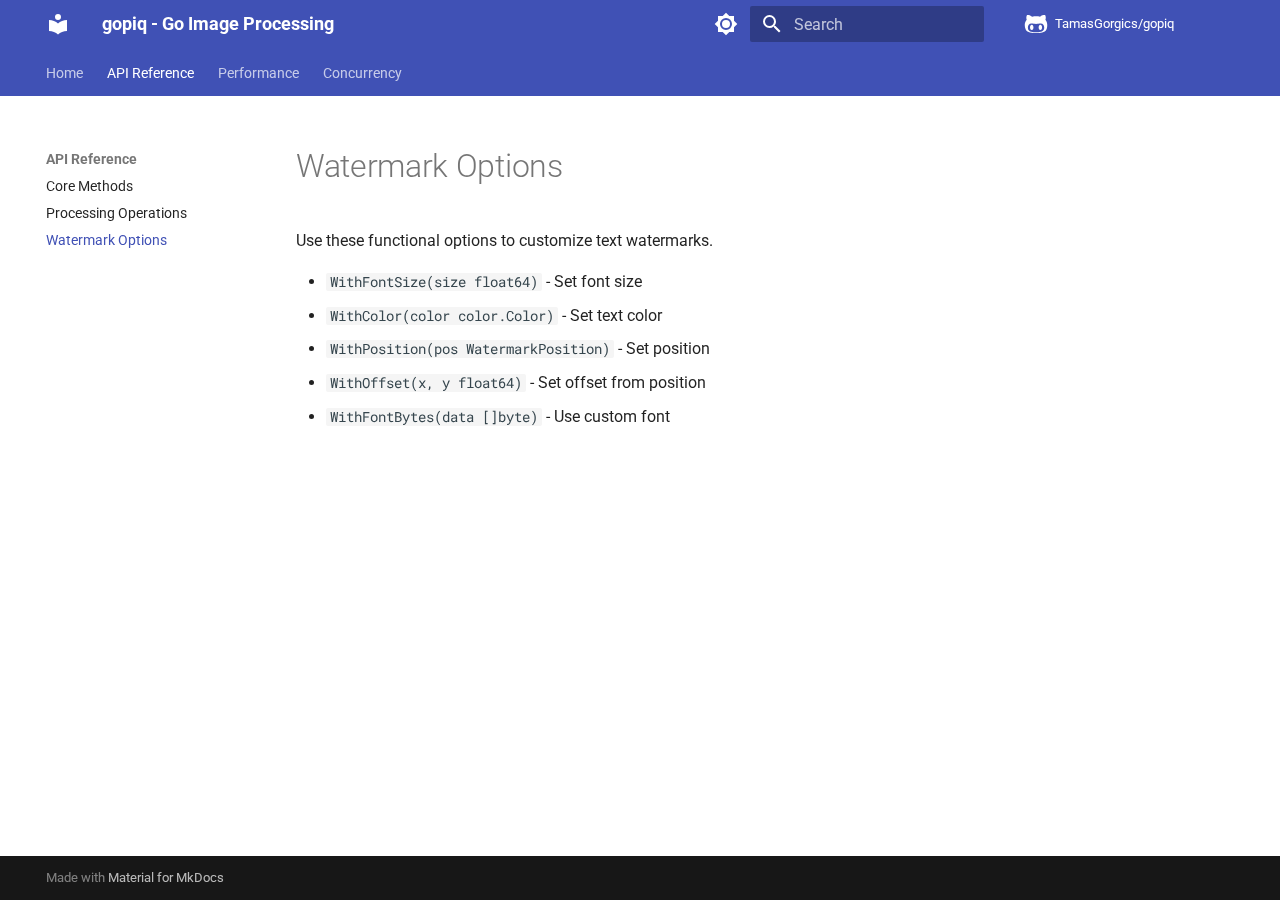
<file: api/watermark/index.html>
<!doctype html>
<html lang="en" class="no-js">
  <head>
    
      <meta charset="utf-8">
      <meta name="viewport" content="width=device-width,initial-scale=1">
      
      
      
        <link rel="canonical" href="https://TamasGorgics.github.io/gopiq/api/watermark/">
      
      
        <link rel="prev" href="../operations/">
      
      
        <link rel="next" href="../../performance/">
      
      
      <link rel="icon" href="../../assets/images/favicon.png">
      <meta name="generator" content="mkdocs-1.6.1, mkdocs-material-9.6.14">
    
    
      
        <title>Watermark Options - gopiq - Go Image Processing</title>
      
    
    
      <link rel="stylesheet" href="../../assets/stylesheets/main.342714a4.min.css">
      
        
        <link rel="stylesheet" href="../../assets/stylesheets/palette.06af60db.min.css">
      
      


    
    
      
    
    
      
        
        
        <link rel="preconnect" href="https://fonts.gstatic.com" crossorigin>
        <link rel="stylesheet" href="https://fonts.googleapis.com/css?family=Roboto:300,300i,400,400i,700,700i%7CRoboto+Mono:400,400i,700,700i&display=fallback">
        <style>:root{--md-text-font:"Roboto";--md-code-font:"Roboto Mono"}</style>
      
    
    
      <link rel="stylesheet" href="../../assets/custom.css">
    
    <script>__md_scope=new URL("../..",location),__md_hash=e=>[...e].reduce(((e,_)=>(e<<5)-e+_.charCodeAt(0)),0),__md_get=(e,_=localStorage,t=__md_scope)=>JSON.parse(_.getItem(t.pathname+"."+e)),__md_set=(e,_,t=localStorage,a=__md_scope)=>{try{t.setItem(a.pathname+"."+e,JSON.stringify(_))}catch(e){}}</script>
    
      

    
    
    
  </head>
  
  
    
    
      
    
    
    
    
    <body dir="ltr" data-md-color-scheme="default" data-md-color-primary="indigo" data-md-color-accent="indigo">
  
    
    <input class="md-toggle" data-md-toggle="drawer" type="checkbox" id="__drawer" autocomplete="off">
    <input class="md-toggle" data-md-toggle="search" type="checkbox" id="__search" autocomplete="off">
    <label class="md-overlay" for="__drawer"></label>
    <div data-md-component="skip">
      
        
        <a href="#watermark-options" class="md-skip">
          Skip to content
        </a>
      
    </div>
    <div data-md-component="announce">
      
    </div>
    
    
      

<header class="md-header" data-md-component="header">
  <nav class="md-header__inner md-grid" aria-label="Header">
    <a href="../.." title="gopiq - Go Image Processing" class="md-header__button md-logo" aria-label="gopiq - Go Image Processing" data-md-component="logo">
      
  
  <svg xmlns="http://www.w3.org/2000/svg" viewBox="0 0 24 24"><path d="M12 8a3 3 0 0 0 3-3 3 3 0 0 0-3-3 3 3 0 0 0-3 3 3 3 0 0 0 3 3m0 3.54C9.64 9.35 6.5 8 3 8v11c3.5 0 6.64 1.35 9 3.54 2.36-2.19 5.5-3.54 9-3.54V8c-3.5 0-6.64 1.35-9 3.54"/></svg>

    </a>
    <label class="md-header__button md-icon" for="__drawer">
      
      <svg xmlns="http://www.w3.org/2000/svg" viewBox="0 0 24 24"><path d="M3 6h18v2H3zm0 5h18v2H3zm0 5h18v2H3z"/></svg>
    </label>
    <div class="md-header__title" data-md-component="header-title">
      <div class="md-header__ellipsis">
        <div class="md-header__topic">
          <span class="md-ellipsis">
            gopiq - Go Image Processing
          </span>
        </div>
        <div class="md-header__topic" data-md-component="header-topic">
          <span class="md-ellipsis">
            
              Watermark Options
            
          </span>
        </div>
      </div>
    </div>
    
      
        <form class="md-header__option" data-md-component="palette">
  
    
    
    
    <input class="md-option" data-md-color-media="" data-md-color-scheme="default" data-md-color-primary="indigo" data-md-color-accent="indigo"  aria-label="Switch to dark mode"  type="radio" name="__palette" id="__palette_0">
    
      <label class="md-header__button md-icon" title="Switch to dark mode" for="__palette_1" hidden>
        <svg xmlns="http://www.w3.org/2000/svg" viewBox="0 0 24 24"><path d="M12 8a4 4 0 0 0-4 4 4 4 0 0 0 4 4 4 4 0 0 0 4-4 4 4 0 0 0-4-4m0 10a6 6 0 0 1-6-6 6 6 0 0 1 6-6 6 6 0 0 1 6 6 6 6 0 0 1-6 6m8-9.31V4h-4.69L12 .69 8.69 4H4v4.69L.69 12 4 15.31V20h4.69L12 23.31 15.31 20H20v-4.69L23.31 12z"/></svg>
      </label>
    
  
    
    
    
    <input class="md-option" data-md-color-media="" data-md-color-scheme="slate" data-md-color-primary="black" data-md-color-accent="indigo"  aria-label="Switch to light mode"  type="radio" name="__palette" id="__palette_1">
    
      <label class="md-header__button md-icon" title="Switch to light mode" for="__palette_0" hidden>
        <svg xmlns="http://www.w3.org/2000/svg" viewBox="0 0 24 24"><path d="M12 18c-.89 0-1.74-.2-2.5-.55C11.56 16.5 13 14.42 13 12s-1.44-4.5-3.5-5.45C10.26 6.2 11.11 6 12 6a6 6 0 0 1 6 6 6 6 0 0 1-6 6m8-9.31V4h-4.69L12 .69 8.69 4H4v4.69L.69 12 4 15.31V20h4.69L12 23.31 15.31 20H20v-4.69L23.31 12z"/></svg>
      </label>
    
  
</form>
      
    
    
      <script>var palette=__md_get("__palette");if(palette&&palette.color){if("(prefers-color-scheme)"===palette.color.media){var media=matchMedia("(prefers-color-scheme: light)"),input=document.querySelector(media.matches?"[data-md-color-media='(prefers-color-scheme: light)']":"[data-md-color-media='(prefers-color-scheme: dark)']");palette.color.media=input.getAttribute("data-md-color-media"),palette.color.scheme=input.getAttribute("data-md-color-scheme"),palette.color.primary=input.getAttribute("data-md-color-primary"),palette.color.accent=input.getAttribute("data-md-color-accent")}for(var[key,value]of Object.entries(palette.color))document.body.setAttribute("data-md-color-"+key,value)}</script>
    
    
    
      
      
        <label class="md-header__button md-icon" for="__search">
          
          <svg xmlns="http://www.w3.org/2000/svg" viewBox="0 0 24 24"><path d="M9.5 3A6.5 6.5 0 0 1 16 9.5c0 1.61-.59 3.09-1.56 4.23l.27.27h.79l5 5-1.5 1.5-5-5v-.79l-.27-.27A6.52 6.52 0 0 1 9.5 16 6.5 6.5 0 0 1 3 9.5 6.5 6.5 0 0 1 9.5 3m0 2C7 5 5 7 5 9.5S7 14 9.5 14 14 12 14 9.5 12 5 9.5 5"/></svg>
        </label>
        <div class="md-search" data-md-component="search" role="dialog">
  <label class="md-search__overlay" for="__search"></label>
  <div class="md-search__inner" role="search">
    <form class="md-search__form" name="search">
      <input type="text" class="md-search__input" name="query" aria-label="Search" placeholder="Search" autocapitalize="off" autocorrect="off" autocomplete="off" spellcheck="false" data-md-component="search-query" required>
      <label class="md-search__icon md-icon" for="__search">
        
        <svg xmlns="http://www.w3.org/2000/svg" viewBox="0 0 24 24"><path d="M9.5 3A6.5 6.5 0 0 1 16 9.5c0 1.61-.59 3.09-1.56 4.23l.27.27h.79l5 5-1.5 1.5-5-5v-.79l-.27-.27A6.52 6.52 0 0 1 9.5 16 6.5 6.5 0 0 1 3 9.5 6.5 6.5 0 0 1 9.5 3m0 2C7 5 5 7 5 9.5S7 14 9.5 14 14 12 14 9.5 12 5 9.5 5"/></svg>
        
        <svg xmlns="http://www.w3.org/2000/svg" viewBox="0 0 24 24"><path d="M20 11v2H8l5.5 5.5-1.42 1.42L4.16 12l7.92-7.92L13.5 5.5 8 11z"/></svg>
      </label>
      <nav class="md-search__options" aria-label="Search">
        
        <button type="reset" class="md-search__icon md-icon" title="Clear" aria-label="Clear" tabindex="-1">
          
          <svg xmlns="http://www.w3.org/2000/svg" viewBox="0 0 24 24"><path d="M19 6.41 17.59 5 12 10.59 6.41 5 5 6.41 10.59 12 5 17.59 6.41 19 12 13.41 17.59 19 19 17.59 13.41 12z"/></svg>
        </button>
      </nav>
      
        <div class="md-search__suggest" data-md-component="search-suggest"></div>
      
    </form>
    <div class="md-search__output">
      <div class="md-search__scrollwrap" tabindex="0" data-md-scrollfix>
        <div class="md-search-result" data-md-component="search-result">
          <div class="md-search-result__meta">
            Initializing search
          </div>
          <ol class="md-search-result__list" role="presentation"></ol>
        </div>
      </div>
    </div>
  </div>
</div>
      
    
    
      <div class="md-header__source">
        <a href="https://github.com/TamasGorgics/gopiq" title="Go to repository" class="md-source" data-md-component="source">
  <div class="md-source__icon md-icon">
    
    <svg xmlns="http://www.w3.org/2000/svg" viewBox="0 0 480 512"><!--! Font Awesome Free 6.7.2 by @fontawesome - https://fontawesome.com License - https://fontawesome.com/license/free (Icons: CC BY 4.0, Fonts: SIL OFL 1.1, Code: MIT License) Copyright 2024 Fonticons, Inc.--><path d="M186.1 328.7c0 20.9-10.9 55.1-36.7 55.1s-36.7-34.2-36.7-55.1 10.9-55.1 36.7-55.1 36.7 34.2 36.7 55.1M480 278.2c0 31.9-3.2 65.7-17.5 95-37.9 76.6-142.1 74.8-216.7 74.8-75.8 0-186.2 2.7-225.6-74.8-14.6-29-20.2-63.1-20.2-95 0-41.9 13.9-81.5 41.5-113.6-5.2-15.8-7.7-32.4-7.7-48.8 0-21.5 4.9-32.3 14.6-51.8 45.3 0 74.3 9 108.8 36 29-6.9 58.8-10 88.7-10 27 0 54.2 2.9 80.4 9.2 34-26.7 63-35.2 107.8-35.2 9.8 19.5 14.6 30.3 14.6 51.8 0 16.4-2.6 32.7-7.7 48.2 27.5 32.4 39 72.3 39 114.2m-64.3 50.5c0-43.9-26.7-82.6-73.5-82.6-18.9 0-37 3.4-56 6-14.9 2.3-29.8 3.2-45.1 3.2-15.2 0-30.1-.9-45.1-3.2-18.7-2.6-37-6-56-6-46.8 0-73.5 38.7-73.5 82.6 0 87.8 80.4 101.3 150.4 101.3h48.2c70.3 0 150.6-13.4 150.6-101.3m-82.6-55.1c-25.8 0-36.7 34.2-36.7 55.1s10.9 55.1 36.7 55.1 36.7-34.2 36.7-55.1-10.9-55.1-36.7-55.1"/></svg>
  </div>
  <div class="md-source__repository">
    TamasGorgics/gopiq
  </div>
</a>
      </div>
    
  </nav>
  
</header>
    
    <div class="md-container" data-md-component="container">
      
      
        
          
            
<nav class="md-tabs" aria-label="Tabs" data-md-component="tabs">
  <div class="md-grid">
    <ul class="md-tabs__list">
      
        
  
  
  
  
    <li class="md-tabs__item">
      <a href="../.." class="md-tabs__link">
        
  
  
    
  
  Home

      </a>
    </li>
  

      
        
  
  
  
    
  
  
    
    
      <li class="md-tabs__item md-tabs__item--active">
        <a href="../core/" class="md-tabs__link">
          
  
  
  API Reference

        </a>
      </li>
    
  

      
        
  
  
  
  
    <li class="md-tabs__item">
      <a href="../../performance/" class="md-tabs__link">
        
  
  
    
  
  Performance

      </a>
    </li>
  

      
        
  
  
  
  
    <li class="md-tabs__item">
      <a href="../../concurrency/" class="md-tabs__link">
        
  
  
    
  
  Concurrency

      </a>
    </li>
  

      
    </ul>
  </div>
</nav>
          
        
      
      <main class="md-main" data-md-component="main">
        <div class="md-main__inner md-grid">
          
            
              
              <div class="md-sidebar md-sidebar--primary" data-md-component="sidebar" data-md-type="navigation" >
                <div class="md-sidebar__scrollwrap">
                  <div class="md-sidebar__inner">
                    


  


<nav class="md-nav md-nav--primary md-nav--lifted" aria-label="Navigation" data-md-level="0">
  <label class="md-nav__title" for="__drawer">
    <a href="../.." title="gopiq - Go Image Processing" class="md-nav__button md-logo" aria-label="gopiq - Go Image Processing" data-md-component="logo">
      
  
  <svg xmlns="http://www.w3.org/2000/svg" viewBox="0 0 24 24"><path d="M12 8a3 3 0 0 0 3-3 3 3 0 0 0-3-3 3 3 0 0 0-3 3 3 3 0 0 0 3 3m0 3.54C9.64 9.35 6.5 8 3 8v11c3.5 0 6.64 1.35 9 3.54 2.36-2.19 5.5-3.54 9-3.54V8c-3.5 0-6.64 1.35-9 3.54"/></svg>

    </a>
    gopiq - Go Image Processing
  </label>
  
    <div class="md-nav__source">
      <a href="https://github.com/TamasGorgics/gopiq" title="Go to repository" class="md-source" data-md-component="source">
  <div class="md-source__icon md-icon">
    
    <svg xmlns="http://www.w3.org/2000/svg" viewBox="0 0 480 512"><!--! Font Awesome Free 6.7.2 by @fontawesome - https://fontawesome.com License - https://fontawesome.com/license/free (Icons: CC BY 4.0, Fonts: SIL OFL 1.1, Code: MIT License) Copyright 2024 Fonticons, Inc.--><path d="M186.1 328.7c0 20.9-10.9 55.1-36.7 55.1s-36.7-34.2-36.7-55.1 10.9-55.1 36.7-55.1 36.7 34.2 36.7 55.1M480 278.2c0 31.9-3.2 65.7-17.5 95-37.9 76.6-142.1 74.8-216.7 74.8-75.8 0-186.2 2.7-225.6-74.8-14.6-29-20.2-63.1-20.2-95 0-41.9 13.9-81.5 41.5-113.6-5.2-15.8-7.7-32.4-7.7-48.8 0-21.5 4.9-32.3 14.6-51.8 45.3 0 74.3 9 108.8 36 29-6.9 58.8-10 88.7-10 27 0 54.2 2.9 80.4 9.2 34-26.7 63-35.2 107.8-35.2 9.8 19.5 14.6 30.3 14.6 51.8 0 16.4-2.6 32.7-7.7 48.2 27.5 32.4 39 72.3 39 114.2m-64.3 50.5c0-43.9-26.7-82.6-73.5-82.6-18.9 0-37 3.4-56 6-14.9 2.3-29.8 3.2-45.1 3.2-15.2 0-30.1-.9-45.1-3.2-18.7-2.6-37-6-56-6-46.8 0-73.5 38.7-73.5 82.6 0 87.8 80.4 101.3 150.4 101.3h48.2c70.3 0 150.6-13.4 150.6-101.3m-82.6-55.1c-25.8 0-36.7 34.2-36.7 55.1s10.9 55.1 36.7 55.1 36.7-34.2 36.7-55.1-10.9-55.1-36.7-55.1"/></svg>
  </div>
  <div class="md-source__repository">
    TamasGorgics/gopiq
  </div>
</a>
    </div>
  
  <ul class="md-nav__list" data-md-scrollfix>
    
      
      
  
  
  
  
    <li class="md-nav__item">
      <a href="../.." class="md-nav__link">
        
  
  
  <span class="md-ellipsis">
    Home
    
  </span>
  

      </a>
    </li>
  

    
      
      
  
  
    
  
  
  
    
    
    
    
      
        
        
      
      
        
      
    
    
    <li class="md-nav__item md-nav__item--active md-nav__item--section md-nav__item--nested">
      
        
        
        <input class="md-nav__toggle md-toggle " type="checkbox" id="__nav_2" checked>
        
          
          <label class="md-nav__link" for="__nav_2" id="__nav_2_label" tabindex="">
            
  
  
  <span class="md-ellipsis">
    API Reference
    
  </span>
  

            <span class="md-nav__icon md-icon"></span>
          </label>
        
        <nav class="md-nav" data-md-level="1" aria-labelledby="__nav_2_label" aria-expanded="true">
          <label class="md-nav__title" for="__nav_2">
            <span class="md-nav__icon md-icon"></span>
            API Reference
          </label>
          <ul class="md-nav__list" data-md-scrollfix>
            
              
                
  
  
  
  
    <li class="md-nav__item">
      <a href="../core/" class="md-nav__link">
        
  
  
  <span class="md-ellipsis">
    Core Methods
    
  </span>
  

      </a>
    </li>
  

              
            
              
                
  
  
  
  
    <li class="md-nav__item">
      <a href="../operations/" class="md-nav__link">
        
  
  
  <span class="md-ellipsis">
    Processing Operations
    
  </span>
  

      </a>
    </li>
  

              
            
              
                
  
  
    
  
  
  
    <li class="md-nav__item md-nav__item--active">
      
      <input class="md-nav__toggle md-toggle" type="checkbox" id="__toc">
      
      
        
      
      
      <a href="./" class="md-nav__link md-nav__link--active">
        
  
  
  <span class="md-ellipsis">
    Watermark Options
    
  </span>
  

      </a>
      
    </li>
  

              
            
          </ul>
        </nav>
      
    </li>
  

    
      
      
  
  
  
  
    <li class="md-nav__item">
      <a href="../../performance/" class="md-nav__link">
        
  
  
  <span class="md-ellipsis">
    Performance
    
  </span>
  

      </a>
    </li>
  

    
      
      
  
  
  
  
    <li class="md-nav__item">
      <a href="../../concurrency/" class="md-nav__link">
        
  
  
  <span class="md-ellipsis">
    Concurrency
    
  </span>
  

      </a>
    </li>
  

    
  </ul>
</nav>
                  </div>
                </div>
              </div>
            
            
              
              <div class="md-sidebar md-sidebar--secondary" data-md-component="sidebar" data-md-type="toc" >
                <div class="md-sidebar__scrollwrap">
                  <div class="md-sidebar__inner">
                    

<nav class="md-nav md-nav--secondary" aria-label="Table of contents">
  
  
  
    
  
  
</nav>
                  </div>
                </div>
              </div>
            
          
          
            <div class="md-content" data-md-component="content">
              <article class="md-content__inner md-typeset">
                
                  



<h1 id="watermark-options">Watermark Options<a class="headerlink" href="#watermark-options" title="Permanent link">&para;</a></h1>
<p>Use these functional options to customize text watermarks.</p>
<ul>
<li><code>WithFontSize(size float64)</code> - Set font size</li>
<li><code>WithColor(color color.Color)</code> - Set text color</li>
<li><code>WithPosition(pos WatermarkPosition)</code> - Set position</li>
<li><code>WithOffset(x, y float64)</code> - Set offset from position</li>
<li><code>WithFontBytes(data []byte)</code> - Use custom font </li>
</ul>












                
              </article>
            </div>
          
          
  <script>var tabs=__md_get("__tabs");if(Array.isArray(tabs))e:for(var set of document.querySelectorAll(".tabbed-set")){var labels=set.querySelector(".tabbed-labels");for(var tab of tabs)for(var label of labels.getElementsByTagName("label"))if(label.innerText.trim()===tab){var input=document.getElementById(label.htmlFor);input.checked=!0;continue e}}</script>

<script>var target=document.getElementById(location.hash.slice(1));target&&target.name&&(target.checked=target.name.startsWith("__tabbed_"))</script>
        </div>
        
          <button type="button" class="md-top md-icon" data-md-component="top" hidden>
  
  <svg xmlns="http://www.w3.org/2000/svg" viewBox="0 0 24 24"><path d="M13 20h-2V8l-5.5 5.5-1.42-1.42L12 4.16l7.92 7.92-1.42 1.42L13 8z"/></svg>
  Back to top
</button>
        
      </main>
      
        <footer class="md-footer">
  
  <div class="md-footer-meta md-typeset">
    <div class="md-footer-meta__inner md-grid">
      <div class="md-copyright">
  
  
    Made with
    <a href="https://squidfunk.github.io/mkdocs-material/" target="_blank" rel="noopener">
      Material for MkDocs
    </a>
  
</div>
      
    </div>
  </div>
</footer>
      
    </div>
    <div class="md-dialog" data-md-component="dialog">
      <div class="md-dialog__inner md-typeset"></div>
    </div>
    
    
    
      
      <script id="__config" type="application/json">{"base": "../..", "features": ["navigation.tabs", "navigation.sections", "navigation.top", "search.suggest", "search.highlight", "content.tabs.link", "content.code.annotation", "content.code.copy"], "search": "../../assets/javascripts/workers/search.d50fe291.min.js", "tags": null, "translations": {"clipboard.copied": "Copied to clipboard", "clipboard.copy": "Copy to clipboard", "search.result.more.one": "1 more on this page", "search.result.more.other": "# more on this page", "search.result.none": "No matching documents", "search.result.one": "1 matching document", "search.result.other": "# matching documents", "search.result.placeholder": "Type to start searching", "search.result.term.missing": "Missing", "select.version": "Select version"}, "version": null}</script>
    
    
      <script src="../../assets/javascripts/bundle.13a4f30d.min.js"></script>
      
    
  </body>
</html>
</file>
<file: assets/custom.css>
/* docs/assets/custom.css */
/* Add any custom styles here */
</file>
<file: assets/stylesheets/main.342714a4.min.css>
@charset "UTF-8";html{-webkit-text-size-adjust:none;-moz-text-size-adjust:none;text-size-adjust:none;box-sizing:border-box}*,:after,:before{box-sizing:inherit}@media (prefers-reduced-motion){*,:after,:before{transition:none!important}}body{margin:0}a,button,input,label{-webkit-tap-highlight-color:transparent}a{color:inherit;text-decoration:none}hr{border:0;box-sizing:initial;display:block;height:.05rem;overflow:visible;padding:0}small{font-size:80%}sub,sup{line-height:1em}img{border-style:none}table{border-collapse:initial;border-spacing:0}td,th{font-weight:400;vertical-align:top}button{background:#0000;border:0;font-family:inherit;font-size:inherit;margin:0;padding:0}input{border:0;outline:none}:root{--md-primary-fg-color:#4051b5;--md-primary-fg-color--light:#5d6cc0;--md-primary-fg-color--dark:#303fa1;--md-primary-bg-color:#fff;--md-primary-bg-color--light:#ffffffb3;--md-accent-fg-color:#526cfe;--md-accent-fg-color--transparent:#526cfe1a;--md-accent-bg-color:#fff;--md-accent-bg-color--light:#ffffffb3}[data-md-color-scheme=default]{color-scheme:light}[data-md-color-scheme=default] img[src$="#gh-dark-mode-only"],[data-md-color-scheme=default] img[src$="#only-dark"]{display:none}:root,[data-md-color-scheme=default]{--md-hue:225deg;--md-default-fg-color:#000000de;--md-default-fg-color--light:#0000008a;--md-default-fg-color--lighter:#00000052;--md-default-fg-color--lightest:#00000012;--md-default-bg-color:#fff;--md-default-bg-color--light:#ffffffb3;--md-default-bg-color--lighter:#ffffff4d;--md-default-bg-color--lightest:#ffffff1f;--md-code-fg-color:#36464e;--md-code-bg-color:#f5f5f5;--md-code-hl-color:#4287ff;--md-code-hl-color--light:#4287ff1a;--md-code-hl-number-color:#d52a2a;--md-code-hl-special-color:#db1457;--md-code-hl-function-color:#a846b9;--md-code-hl-constant-color:#6e59d9;--md-code-hl-keyword-color:#3f6ec6;--md-code-hl-string-color:#1c7d4d;--md-code-hl-name-color:var(--md-code-fg-color);--md-code-hl-operator-color:var(--md-default-fg-color--light);--md-code-hl-punctuation-color:var(--md-default-fg-color--light);--md-code-hl-comment-color:var(--md-default-fg-color--light);--md-code-hl-generic-color:var(--md-default-fg-color--light);--md-code-hl-variable-color:var(--md-default-fg-color--light);--md-typeset-color:var(--md-default-fg-color);--md-typeset-a-color:var(--md-primary-fg-color);--md-typeset-del-color:#f5503d26;--md-typeset-ins-color:#0bd57026;--md-typeset-kbd-color:#fafafa;--md-typeset-kbd-accent-color:#fff;--md-typeset-kbd-border-color:#b8b8b8;--md-typeset-mark-color:#ffff0080;--md-typeset-table-color:#0000001f;--md-typeset-table-color--light:rgba(0,0,0,.035);--md-admonition-fg-color:var(--md-default-fg-color);--md-admonition-bg-color:var(--md-default-bg-color);--md-warning-fg-color:#000000de;--md-warning-bg-color:#ff9;--md-footer-fg-color:#fff;--md-footer-fg-color--light:#ffffffb3;--md-footer-fg-color--lighter:#ffffff73;--md-footer-bg-color:#000000de;--md-footer-bg-color--dark:#00000052;--md-shadow-z1:0 0.2rem 0.5rem #0000000d,0 0 0.05rem #0000001a;--md-shadow-z2:0 0.2rem 0.5rem #0000001a,0 0 0.05rem #00000040;--md-shadow-z3:0 0.2rem 0.5rem #0003,0 0 0.05rem #00000059}.md-icon svg{fill:currentcolor;display:block;height:1.2rem;width:1.2rem}body{-webkit-font-smoothing:antialiased;-moz-osx-font-smoothing:grayscale;--md-text-font-family:var(--md-text-font,_),-apple-system,BlinkMacSystemFont,Helvetica,Arial,sans-serif;--md-code-font-family:var(--md-code-font,_),SFMono-Regular,Consolas,Menlo,monospace}aside,body,input{font-feature-settings:"kern","liga";color:var(--md-typeset-color);font-family:var(--md-text-font-family)}code,kbd,pre{font-feature-settings:"kern";font-family:var(--md-code-font-family)}:root{--md-typeset-table-sort-icon:url('data:image/svg+xml;charset=utf-8,<svg xmlns="http://www.w3.org/2000/svg" viewBox="0 0 24 24"><path d="m18 21-4-4h3V7h-3l4-4 4 4h-3v10h3M2 19v-2h10v2M2 13v-2h7v2M2 7V5h4v2z"/></svg>');--md-typeset-table-sort-icon--asc:url('data:image/svg+xml;charset=utf-8,<svg xmlns="http://www.w3.org/2000/svg" viewBox="0 0 24 24"><path d="M19 17h3l-4 4-4-4h3V3h2M2 17h10v2H2M6 5v2H2V5m0 6h7v2H2z"/></svg>');--md-typeset-table-sort-icon--desc:url('data:image/svg+xml;charset=utf-8,<svg xmlns="http://www.w3.org/2000/svg" viewBox="0 0 24 24"><path d="M19 7h3l-4-4-4 4h3v14h2M2 17h10v2H2M6 5v2H2V5m0 6h7v2H2z"/></svg>')}.md-typeset{-webkit-print-color-adjust:exact;color-adjust:exact;font-size:.8rem;line-height:1.6;overflow-wrap:break-word}@media print{.md-typeset{font-size:.68rem}}.md-typeset blockquote,.md-typeset dl,.md-typeset figure,.md-typeset ol,.md-typeset pre,.md-typeset ul{margin-bottom:1em;margin-top:1em}.md-typeset h1{color:var(--md-default-fg-color--light);font-size:2em;line-height:1.3;margin:0 0 1.25em}.md-typeset h1,.md-typeset h2{font-weight:300;letter-spacing:-.01em}.md-typeset h2{font-size:1.5625em;line-height:1.4;margin:1.6em 0 .64em}.md-typeset h3{font-size:1.25em;font-weight:400;letter-spacing:-.01em;line-height:1.5;margin:1.6em 0 .8em}.md-typeset h2+h3{margin-top:.8em}.md-typeset h4{font-weight:700;letter-spacing:-.01em;margin:1em 0}.md-typeset h5,.md-typeset h6{color:var(--md-default-fg-color--light);font-size:.8em;font-weight:700;letter-spacing:-.01em;margin:1.25em 0}.md-typeset h5{text-transform:uppercase}.md-typeset h5 code{text-transform:none}.md-typeset hr{border-bottom:.05rem solid var(--md-default-fg-color--lightest);display:flow-root;margin:1.5em 0}.md-typeset a{color:var(--md-typeset-a-color);word-break:break-word}.md-typeset a,.md-typeset a:before{transition:color 125ms}.md-typeset a:focus,.md-typeset a:hover{color:var(--md-accent-fg-color)}.md-typeset a:focus code,.md-typeset a:hover code{background-color:var(--md-accent-fg-color--transparent)}.md-typeset a code{color:currentcolor;transition:background-color 125ms}.md-typeset a.focus-visible{outline-color:var(--md-accent-fg-color);outline-offset:.2rem}.md-typeset code,.md-typeset kbd,.md-typeset pre{color:var(--md-code-fg-color);direction:ltr;font-variant-ligatures:none}@media print{.md-typeset code,.md-typeset kbd,.md-typeset pre{white-space:pre-wrap}}.md-typeset code{background-color:var(--md-code-bg-color);border-radius:.1rem;-webkit-box-decoration-break:clone;box-decoration-break:clone;font-size:.85em;padding:0 .2941176471em;word-break:break-word}.md-typeset code:not(.focus-visible){-webkit-tap-highlight-color:transparent;outline:none}.md-typeset pre{display:flow-root;line-height:1.4;position:relative}.md-typeset pre>code{-webkit-box-decoration-break:slice;box-decoration-break:slice;box-shadow:none;display:block;margin:0;outline-color:var(--md-accent-fg-color);overflow:auto;padding:.7720588235em 1.1764705882em;scrollbar-color:var(--md-default-fg-color--lighter) #0000;scrollbar-width:thin;touch-action:auto;word-break:normal}.md-typeset pre>code:hover{scrollbar-color:var(--md-accent-fg-color) #0000}.md-typeset pre>code::-webkit-scrollbar{height:.2rem;width:.2rem}.md-typeset pre>code::-webkit-scrollbar-thumb{background-color:var(--md-default-fg-color--lighter)}.md-typeset pre>code::-webkit-scrollbar-thumb:hover{background-color:var(--md-accent-fg-color)}.md-typeset kbd{background-color:var(--md-typeset-kbd-color);border-radius:.1rem;box-shadow:0 .1rem 0 .05rem var(--md-typeset-kbd-border-color),0 .1rem 0 var(--md-typeset-kbd-border-color),0 -.1rem .2rem var(--md-typeset-kbd-accent-color) inset;color:var(--md-default-fg-color);display:inline-block;font-size:.75em;padding:0 .6666666667em;vertical-align:text-top;word-break:break-word}.md-typeset mark{background-color:var(--md-typeset-mark-color);-webkit-box-decoration-break:clone;box-decoration-break:clone;color:inherit;word-break:break-word}.md-typeset abbr{border-bottom:.05rem dotted var(--md-default-fg-color--light);cursor:help;text-decoration:none}.md-typeset small{opacity:.75}[dir=ltr] .md-typeset sub,[dir=ltr] .md-typeset sup{margin-left:.078125em}[dir=rtl] .md-typeset sub,[dir=rtl] .md-typeset sup{margin-right:.078125em}[dir=ltr] .md-typeset blockquote{padding-left:.6rem}[dir=rtl] .md-typeset blockquote{padding-right:.6rem}[dir=ltr] .md-typeset blockquote{border-left:.2rem solid var(--md-default-fg-color--lighter)}[dir=rtl] .md-typeset blockquote{border-right:.2rem solid var(--md-default-fg-color--lighter)}.md-typeset blockquote{color:var(--md-default-fg-color--light);margin-left:0;margin-right:0}.md-typeset ul{list-style-type:disc}.md-typeset ul[type]{list-style-type:revert-layer}[dir=ltr] .md-typeset ol,[dir=ltr] .md-typeset ul{margin-left:.625em}[dir=rtl] .md-typeset ol,[dir=rtl] .md-typeset ul{margin-right:.625em}.md-typeset ol,.md-typeset ul{padding:0}.md-typeset ol:not([hidden]),.md-typeset ul:not([hidden]){display:flow-root}.md-typeset ol ol,.md-typeset ul ol{list-style-type:lower-alpha}.md-typeset ol ol ol,.md-typeset ul ol ol{list-style-type:lower-roman}.md-typeset ol ol ol ol,.md-typeset ul ol ol ol{list-style-type:upper-alpha}.md-typeset ol ol ol ol ol,.md-typeset ul ol ol ol ol{list-style-type:upper-roman}.md-typeset ol[type],.md-typeset ul[type]{list-style-type:revert-layer}[dir=ltr] .md-typeset ol li,[dir=ltr] .md-typeset ul li{margin-left:1.25em}[dir=rtl] .md-typeset ol li,[dir=rtl] .md-typeset ul li{margin-right:1.25em}.md-typeset ol li,.md-typeset ul li{margin-bottom:.5em}.md-typeset ol li blockquote,.md-typeset ol li p,.md-typeset ul li blockquote,.md-typeset ul li p{margin:.5em 0}.md-typeset ol li:last-child,.md-typeset ul li:last-child{margin-bottom:0}[dir=ltr] .md-typeset ol li ol,[dir=ltr] .md-typeset ol li ul,[dir=ltr] .md-typeset ul li ol,[dir=ltr] .md-typeset ul li ul{margin-left:.625em}[dir=rtl] .md-typeset ol li ol,[dir=rtl] .md-typeset ol li ul,[dir=rtl] .md-typeset ul li ol,[dir=rtl] .md-typeset ul li ul{margin-right:.625em}.md-typeset ol li ol,.md-typeset ol li ul,.md-typeset ul li ol,.md-typeset ul li ul{margin-bottom:.5em;margin-top:.5em}[dir=ltr] .md-typeset dd{margin-left:1.875em}[dir=rtl] .md-typeset dd{margin-right:1.875em}.md-typeset dd{margin-bottom:1.5em;margin-top:1em}.md-typeset img,.md-typeset svg,.md-typeset video{height:auto;max-width:100%}.md-typeset img[align=left]{margin:1em 1em 1em 0}.md-typeset img[align=right]{margin:1em 0 1em 1em}.md-typeset img[align]:only-child{margin-top:0}.md-typeset figure{display:flow-root;margin:1em auto;max-width:100%;text-align:center;width:-moz-fit-content;width:fit-content}.md-typeset figure img{display:block;margin:0 auto}.md-typeset figcaption{font-style:italic;margin:1em auto;max-width:24rem}.md-typeset iframe{max-width:100%}.md-typeset table:not([class]){background-color:var(--md-default-bg-color);border:.05rem solid var(--md-typeset-table-color);border-radius:.1rem;display:inline-block;font-size:.64rem;max-width:100%;overflow:auto;touch-action:auto}@media print{.md-typeset table:not([class]){display:table}}.md-typeset table:not([class])+*{margin-top:1.5em}.md-typeset table:not([class]) td>:first-child,.md-typeset table:not([class]) th>:first-child{margin-top:0}.md-typeset table:not([class]) td>:last-child,.md-typeset table:not([class]) th>:last-child{margin-bottom:0}.md-typeset table:not([class]) td:not([align]),.md-typeset table:not([class]) th:not([align]){text-align:left}[dir=rtl] .md-typeset table:not([class]) td:not([align]),[dir=rtl] .md-typeset table:not([class]) th:not([align]){text-align:right}.md-typeset table:not([class]) th{font-weight:700;min-width:5rem;padding:.9375em 1.25em;vertical-align:top}.md-typeset table:not([class]) td{border-top:.05rem solid var(--md-typeset-table-color);padding:.9375em 1.25em;vertical-align:top}.md-typeset table:not([class]) tbody tr{transition:background-color 125ms}.md-typeset table:not([class]) tbody tr:hover{background-color:var(--md-typeset-table-color--light);box-shadow:0 .05rem 0 var(--md-default-bg-color) inset}.md-typeset table:not([class]) a{word-break:normal}.md-typeset table th[role=columnheader]{cursor:pointer}[dir=ltr] .md-typeset table th[role=columnheader]:after{margin-left:.5em}[dir=rtl] .md-typeset table th[role=columnheader]:after{margin-right:.5em}.md-typeset table th[role=columnheader]:after{content:"";display:inline-block;height:1.2em;-webkit-mask-image:var(--md-typeset-table-sort-icon);mask-image:var(--md-typeset-table-sort-icon);-webkit-mask-repeat:no-repeat;mask-repeat:no-repeat;-webkit-mask-size:contain;mask-size:contain;transition:background-color 125ms;vertical-align:text-bottom;width:1.2em}.md-typeset table th[role=columnheader]:hover:after{background-color:var(--md-default-fg-color--lighter)}.md-typeset table th[role=columnheader][aria-sort=ascending]:after{background-color:var(--md-default-fg-color--light);-webkit-mask-image:var(--md-typeset-table-sort-icon--asc);mask-image:var(--md-typeset-table-sort-icon--asc)}.md-typeset table th[role=columnheader][aria-sort=descending]:after{background-color:var(--md-default-fg-color--light);-webkit-mask-image:var(--md-typeset-table-sort-icon--desc);mask-image:var(--md-typeset-table-sort-icon--desc)}.md-typeset__scrollwrap{margin:1em -.8rem;overflow-x:auto;touch-action:auto}.md-typeset__table{display:inline-block;margin-bottom:.5em;padding:0 .8rem}@media print{.md-typeset__table{display:block}}html .md-typeset__table table{display:table;margin:0;overflow:hidden;width:100%}@media screen and (max-width:44.984375em){.md-content__inner>pre{margin:1em -.8rem}.md-content__inner>pre code{border-radius:0}}.md-typeset .md-author{border-radius:100%;display:block;flex-shrink:0;height:1.6rem;overflow:hidden;position:relative;transition:color 125ms,transform 125ms;width:1.6rem}.md-typeset .md-author img{display:block}.md-typeset .md-author--more{background:var(--md-default-fg-color--lightest);color:var(--md-default-fg-color--lighter);font-size:.6rem;font-weight:700;line-height:1.6rem;text-align:center}.md-typeset .md-author--long{height:2.4rem;width:2.4rem}.md-typeset a.md-author{transform:scale(1)}.md-typeset a.md-author img{border-radius:100%;filter:grayscale(100%) opacity(75%);transition:filter 125ms}.md-typeset a.md-author:focus,.md-typeset a.md-author:hover{transform:scale(1.1);z-index:1}.md-typeset a.md-author:focus img,.md-typeset a.md-author:hover img{filter:grayscale(0)}.md-banner{background-color:var(--md-footer-bg-color);color:var(--md-footer-fg-color);overflow:auto}@media print{.md-banner{display:none}}.md-banner--warning{background-color:var(--md-warning-bg-color);color:var(--md-warning-fg-color)}.md-banner__inner{font-size:.7rem;margin:.6rem auto;padding:0 .8rem}[dir=ltr] .md-banner__button{float:right}[dir=rtl] .md-banner__button{float:left}.md-banner__button{color:inherit;cursor:pointer;transition:opacity .25s}.no-js .md-banner__button{display:none}.md-banner__button:hover{opacity:.7}html{font-size:125%;height:100%;overflow-x:hidden}@media screen and (min-width:100em){html{font-size:137.5%}}@media screen and (min-width:125em){html{font-size:150%}}body{background-color:var(--md-default-bg-color);display:flex;flex-direction:column;font-size:.5rem;min-height:100%;position:relative;width:100%}@media print{body{display:block}}@media screen and (max-width:59.984375em){body[data-md-scrolllock]{position:fixed}}.md-grid{margin-left:auto;margin-right:auto;max-width:61rem}.md-container{display:flex;flex-direction:column;flex-grow:1}@media print{.md-container{display:block}}.md-main{flex-grow:1}.md-main__inner{display:flex;height:100%;margin-top:1.5rem}.md-ellipsis{overflow:hidden;text-overflow:ellipsis}.md-toggle{display:none}.md-option{height:0;opacity:0;position:absolute;width:0}.md-option:checked+label:not([hidden]){display:block}.md-option.focus-visible+label{outline-color:var(--md-accent-fg-color);outline-style:auto}.md-skip{background-color:var(--md-default-fg-color);border-radius:.1rem;color:var(--md-default-bg-color);font-size:.64rem;margin:.5rem;opacity:0;outline-color:var(--md-accent-fg-color);padding:.3rem .5rem;position:fixed;transform:translateY(.4rem);z-index:-1}.md-skip:focus{opacity:1;transform:translateY(0);transition:transform .25s cubic-bezier(.4,0,.2,1),opacity 175ms 75ms;z-index:10}@page{margin:25mm}:root{--md-clipboard-icon:url('data:image/svg+xml;charset=utf-8,<svg xmlns="http://www.w3.org/2000/svg" viewBox="0 0 24 24"><path d="M19 21H8V7h11m0-2H8a2 2 0 0 0-2 2v14a2 2 0 0 0 2 2h11a2 2 0 0 0 2-2V7a2 2 0 0 0-2-2m-3-4H4a2 2 0 0 0-2 2v14h2V3h12z"/></svg>')}.md-clipboard{border-radius:.1rem;color:var(--md-default-fg-color--lightest);cursor:pointer;height:1.5em;outline-color:var(--md-accent-fg-color);outline-offset:.1rem;position:absolute;right:.5em;top:.5em;transition:color .25s;width:1.5em;z-index:1}@media print{.md-clipboard{display:none}}.md-clipboard:not(.focus-visible){-webkit-tap-highlight-color:transparent;outline:none}:hover>.md-clipboard{color:var(--md-default-fg-color--light)}.md-clipboard:focus,.md-clipboard:hover{color:var(--md-accent-fg-color)}.md-clipboard:after{background-color:currentcolor;content:"";display:block;height:1.125em;margin:0 auto;-webkit-mask-image:var(--md-clipboard-icon);mask-image:var(--md-clipboard-icon);-webkit-mask-position:center;mask-position:center;-webkit-mask-repeat:no-repeat;mask-repeat:no-repeat;-webkit-mask-size:contain;mask-size:contain;width:1.125em}.md-clipboard--inline{cursor:pointer}.md-clipboard--inline code{transition:color .25s,background-color .25s}.md-clipboard--inline:focus code,.md-clipboard--inline:hover code{background-color:var(--md-accent-fg-color--transparent);color:var(--md-accent-fg-color)}.md-typeset .md-code__content{display:grid}@keyframes consent{0%{opacity:0;transform:translateY(100%)}to{opacity:1;transform:translateY(0)}}@keyframes overlay{0%{opacity:0}to{opacity:1}}.md-consent__overlay{animation:overlay .25s both;-webkit-backdrop-filter:blur(.1rem);backdrop-filter:blur(.1rem);background-color:#0000008a;height:100%;opacity:1;position:fixed;top:0;width:100%;z-index:5}.md-consent__inner{animation:consent .5s cubic-bezier(.1,.7,.1,1) both;background-color:var(--md-default-bg-color);border:0;border-radius:.1rem;bottom:0;box-shadow:0 0 .2rem #0000001a,0 .2rem .4rem #0003;max-height:100%;overflow:auto;padding:0;position:fixed;width:100%;z-index:5}.md-consent__form{padding:.8rem}.md-consent__settings{display:none;margin:1em 0}input:checked+.md-consent__settings{display:block}.md-consent__controls{margin-bottom:.8rem}.md-typeset .md-consent__controls .md-button{display:inline}@media screen and (max-width:44.984375em){.md-typeset .md-consent__controls .md-button{display:block;margin-top:.4rem;text-align:center;width:100%}}.md-consent label{cursor:pointer}.md-content{flex-grow:1;min-width:0}.md-content__inner{margin:0 .8rem 1.2rem;padding-top:.6rem}@media screen and (min-width:76.25em){[dir=ltr] .md-sidebar--primary:not([hidden])~.md-content>.md-content__inner{margin-left:1.2rem}[dir=ltr] .md-sidebar--secondary:not([hidden])~.md-content>.md-content__inner,[dir=rtl] .md-sidebar--primary:not([hidden])~.md-content>.md-content__inner{margin-right:1.2rem}[dir=rtl] .md-sidebar--secondary:not([hidden])~.md-content>.md-content__inner{margin-left:1.2rem}}.md-content__inner:before{content:"";display:block;height:.4rem}.md-content__inner>:last-child{margin-bottom:0}[dir=ltr] .md-content__button{float:right}[dir=rtl] .md-content__button{float:left}[dir=ltr] .md-content__button{margin-left:.4rem}[dir=rtl] .md-content__button{margin-right:.4rem}.md-content__button{margin:.4rem 0;padding:0}@media print{.md-content__button{display:none}}.md-typeset .md-content__button{color:var(--md-default-fg-color--lighter)}.md-content__button svg{display:inline;vertical-align:top}[dir=rtl] .md-content__button svg{transform:scaleX(-1)}[dir=ltr] .md-dialog{right:.8rem}[dir=rtl] .md-dialog{left:.8rem}.md-dialog{background-color:var(--md-default-fg-color);border-radius:.1rem;bottom:.8rem;box-shadow:var(--md-shadow-z3);min-width:11.1rem;opacity:0;padding:.4rem .6rem;pointer-events:none;position:fixed;transform:translateY(100%);transition:transform 0ms .4s,opacity .4s;z-index:4}@media print{.md-dialog{display:none}}.md-dialog--active{opacity:1;pointer-events:auto;transform:translateY(0);transition:transform .4s cubic-bezier(.075,.85,.175,1),opacity .4s}.md-dialog__inner{color:var(--md-default-bg-color);font-size:.7rem}.md-feedback{margin:2em 0 1em;text-align:center}.md-feedback fieldset{border:none;margin:0;padding:0}.md-feedback__title{font-weight:700;margin:1em auto}.md-feedback__inner{position:relative}.md-feedback__list{display:flex;flex-wrap:wrap;place-content:baseline center;position:relative}.md-feedback__list:hover .md-icon:not(:disabled){color:var(--md-default-fg-color--lighter)}:disabled .md-feedback__list{min-height:1.8rem}.md-feedback__icon{color:var(--md-default-fg-color--light);cursor:pointer;flex-shrink:0;margin:0 .1rem;transition:color 125ms}.md-feedback__icon:not(:disabled).md-icon:hover{color:var(--md-accent-fg-color)}.md-feedback__icon:disabled{color:var(--md-default-fg-color--lightest);pointer-events:none}.md-feedback__note{opacity:0;position:relative;transform:translateY(.4rem);transition:transform .4s cubic-bezier(.1,.7,.1,1),opacity .15s}.md-feedback__note>*{margin:0 auto;max-width:16rem}:disabled .md-feedback__note{opacity:1;transform:translateY(0)}@media print{.md-feedback{display:none}}.md-footer{background-color:var(--md-footer-bg-color);color:var(--md-footer-fg-color)}@media print{.md-footer{display:none}}.md-footer__inner{justify-content:space-between;overflow:auto;padding:.2rem}.md-footer__inner:not([hidden]){display:flex}.md-footer__link{align-items:end;display:flex;flex-grow:0.01;margin-bottom:.4rem;margin-top:1rem;max-width:100%;outline-color:var(--md-accent-fg-color);overflow:hidden;transition:opacity .25s}.md-footer__link:focus,.md-footer__link:hover{opacity:.7}[dir=rtl] .md-footer__link svg{transform:scaleX(-1)}@media screen and (max-width:44.984375em){.md-footer__link--prev{flex-shrink:0}.md-footer__link--prev .md-footer__title{display:none}}[dir=ltr] .md-footer__link--next{margin-left:auto}[dir=rtl] .md-footer__link--next{margin-right:auto}.md-footer__link--next{text-align:right}[dir=rtl] .md-footer__link--next{text-align:left}.md-footer__title{flex-grow:1;font-size:.9rem;margin-bottom:.7rem;max-width:calc(100% - 2.4rem);padding:0 1rem;white-space:nowrap}.md-footer__button{margin:.2rem;padding:.4rem}.md-footer__direction{font-size:.64rem;opacity:.7}.md-footer-meta{background-color:var(--md-footer-bg-color--dark)}.md-footer-meta__inner{display:flex;flex-wrap:wrap;justify-content:space-between;padding:.2rem}html .md-footer-meta.md-typeset a{color:var(--md-footer-fg-color--light)}html .md-footer-meta.md-typeset a:focus,html .md-footer-meta.md-typeset a:hover{color:var(--md-footer-fg-color)}.md-copyright{color:var(--md-footer-fg-color--lighter);font-size:.64rem;margin:auto .6rem;padding:.4rem 0;width:100%}@media screen and (min-width:45em){.md-copyright{width:auto}}.md-copyright__highlight{color:var(--md-footer-fg-color--light)}.md-social{display:inline-flex;gap:.2rem;margin:0 .4rem;padding:.2rem 0 .6rem}@media screen and (min-width:45em){.md-social{padding:.6rem 0}}.md-social__link{display:inline-block;height:1.6rem;text-align:center;width:1.6rem}.md-social__link:before{line-height:1.9}.md-social__link svg{fill:currentcolor;max-height:.8rem;vertical-align:-25%}.md-typeset .md-button{border:.1rem solid;border-radius:.1rem;color:var(--md-primary-fg-color);cursor:pointer;display:inline-block;font-weight:700;padding:.625em 2em;transition:color 125ms,background-color 125ms,border-color 125ms}.md-typeset .md-button--primary{background-color:var(--md-primary-fg-color);border-color:var(--md-primary-fg-color);color:var(--md-primary-bg-color)}.md-typeset .md-button:focus,.md-typeset .md-button:hover{background-color:var(--md-accent-fg-color);border-color:var(--md-accent-fg-color);color:var(--md-accent-bg-color)}[dir=ltr] .md-typeset .md-input{border-top-left-radius:.1rem}[dir=ltr] .md-typeset .md-input,[dir=rtl] .md-typeset .md-input{border-top-right-radius:.1rem}[dir=rtl] .md-typeset .md-input{border-top-left-radius:.1rem}.md-typeset .md-input{border-bottom:.1rem solid var(--md-default-fg-color--lighter);box-shadow:var(--md-shadow-z1);font-size:.8rem;height:1.8rem;padding:0 .6rem;transition:border .25s,box-shadow .25s}.md-typeset .md-input:focus,.md-typeset .md-input:hover{border-bottom-color:var(--md-accent-fg-color);box-shadow:var(--md-shadow-z2)}.md-typeset .md-input--stretch{width:100%}.md-header{background-color:var(--md-primary-fg-color);box-shadow:0 0 .2rem #0000,0 .2rem .4rem #0000;color:var(--md-primary-bg-color);display:block;left:0;position:sticky;right:0;top:0;z-index:4}@media print{.md-header{display:none}}.md-header[hidden]{transform:translateY(-100%);transition:transform .25s cubic-bezier(.8,0,.6,1),box-shadow .25s}.md-header--shadow{box-shadow:0 0 .2rem #0000001a,0 .2rem .4rem #0003;transition:transform .25s cubic-bezier(.1,.7,.1,1),box-shadow .25s}.md-header__inner{align-items:center;display:flex;padding:0 .2rem}.md-header__button{color:currentcolor;cursor:pointer;margin:.2rem;outline-color:var(--md-accent-fg-color);padding:.4rem;position:relative;transition:opacity .25s;vertical-align:middle;z-index:1}.md-header__button:hover{opacity:.7}.md-header__button:not([hidden]){display:inline-block}.md-header__button:not(.focus-visible){-webkit-tap-highlight-color:transparent;outline:none}.md-header__button.md-logo{margin:.2rem;padding:.4rem}@media screen and (max-width:76.234375em){.md-header__button.md-logo{display:none}}.md-header__button.md-logo img,.md-header__button.md-logo svg{fill:currentcolor;display:block;height:1.2rem;width:auto}@media screen and (min-width:60em){.md-header__button[for=__search]{display:none}}.no-js .md-header__button[for=__search]{display:none}[dir=rtl] .md-header__button[for=__search] svg{transform:scaleX(-1)}@media screen and (min-width:76.25em){.md-header__button[for=__drawer]{display:none}}.md-header__topic{display:flex;max-width:100%;position:absolute;transition:transform .4s cubic-bezier(.1,.7,.1,1),opacity .15s;white-space:nowrap}.md-header__topic+.md-header__topic{opacity:0;pointer-events:none;transform:translateX(1.25rem);transition:transform .4s cubic-bezier(1,.7,.1,.1),opacity .15s;z-index:-1}[dir=rtl] .md-header__topic+.md-header__topic{transform:translateX(-1.25rem)}.md-header__topic:first-child{font-weight:700}[dir=ltr] .md-header__title{margin-left:1rem;margin-right:.4rem}[dir=rtl] .md-header__title{margin-left:.4rem;margin-right:1rem}.md-header__title{flex-grow:1;font-size:.9rem;height:2.4rem;line-height:2.4rem}.md-header__title--active .md-header__topic{opacity:0;pointer-events:none;transform:translateX(-1.25rem);transition:transform .4s cubic-bezier(1,.7,.1,.1),opacity .15s;z-index:-1}[dir=rtl] .md-header__title--active .md-header__topic{transform:translateX(1.25rem)}.md-header__title--active .md-header__topic+.md-header__topic{opacity:1;pointer-events:auto;transform:translateX(0);transition:transform .4s cubic-bezier(.1,.7,.1,1),opacity .15s;z-index:0}.md-header__title>.md-header__ellipsis{height:100%;position:relative;width:100%}.md-header__option{display:flex;flex-shrink:0;max-width:100%;transition:max-width 0ms .25s,opacity .25s .25s;white-space:nowrap}[data-md-toggle=search]:checked~.md-header .md-header__option{max-width:0;opacity:0;transition:max-width 0ms,opacity 0ms}.md-header__option>input{bottom:0}.md-header__source{display:none}@media screen and (min-width:60em){[dir=ltr] .md-header__source{margin-left:1rem}[dir=rtl] .md-header__source{margin-right:1rem}.md-header__source{display:block;max-width:11.7rem;width:11.7rem}}@media screen and (min-width:76.25em){[dir=ltr] .md-header__source{margin-left:1.4rem}[dir=rtl] .md-header__source{margin-right:1.4rem}}.md-meta{color:var(--md-default-fg-color--light);font-size:.7rem;line-height:1.3}.md-meta__list{display:inline-flex;flex-wrap:wrap;list-style:none;margin:0;padding:0}.md-meta__item:not(:last-child):after{content:"·";margin-left:.2rem;margin-right:.2rem}.md-meta__link{color:var(--md-typeset-a-color)}.md-meta__link:focus,.md-meta__link:hover{color:var(--md-accent-fg-color)}.md-draft{background-color:#ff1744;border-radius:.125em;color:#fff;display:inline-block;font-weight:700;padding-left:.5714285714em;padding-right:.5714285714em}:root{--md-nav-icon--prev:url('data:image/svg+xml;charset=utf-8,<svg xmlns="http://www.w3.org/2000/svg" viewBox="0 0 24 24"><path d="M20 11v2H8l5.5 5.5-1.42 1.42L4.16 12l7.92-7.92L13.5 5.5 8 11z"/></svg>');--md-nav-icon--next:url('data:image/svg+xml;charset=utf-8,<svg xmlns="http://www.w3.org/2000/svg" viewBox="0 0 24 24"><path d="M8.59 16.58 13.17 12 8.59 7.41 10 6l6 6-6 6z"/></svg>');--md-toc-icon:url('data:image/svg+xml;charset=utf-8,<svg xmlns="http://www.w3.org/2000/svg" viewBox="0 0 24 24"><path d="M3 9h14V7H3zm0 4h14v-2H3zm0 4h14v-2H3zm16 0h2v-2h-2zm0-10v2h2V7zm0 6h2v-2h-2z"/></svg>')}.md-nav{font-size:.7rem;line-height:1.3}.md-nav__title{color:var(--md-default-fg-color--light);display:block;font-weight:700;overflow:hidden;padding:0 .6rem;text-overflow:ellipsis}.md-nav__title .md-nav__button{display:none}.md-nav__title .md-nav__button img{height:100%;width:auto}.md-nav__title .md-nav__button.md-logo img,.md-nav__title .md-nav__button.md-logo svg{fill:currentcolor;display:block;height:2.4rem;max-width:100%;object-fit:contain;width:auto}.md-nav__list{list-style:none;margin:0;padding:0}.md-nav__link{align-items:flex-start;display:flex;gap:.4rem;margin-top:.625em;scroll-snap-align:start;transition:color 125ms}.md-nav__link--passed{color:var(--md-default-fg-color--light)}.md-nav__item .md-nav__link--active,.md-nav__item .md-nav__link--active code{color:var(--md-typeset-a-color)}.md-nav__link .md-ellipsis{position:relative}[dir=ltr] .md-nav__link .md-icon:last-child{margin-left:auto}[dir=rtl] .md-nav__link .md-icon:last-child{margin-right:auto}.md-nav__link svg{fill:currentcolor;flex-shrink:0;height:1.3em;position:relative}.md-nav__link[for]:focus,.md-nav__link[for]:hover,.md-nav__link[href]:focus,.md-nav__link[href]:hover{color:var(--md-accent-fg-color);cursor:pointer}.md-nav__link.focus-visible{outline-color:var(--md-accent-fg-color);outline-offset:.2rem}.md-nav--primary .md-nav__link[for=__toc]{display:none}.md-nav--primary .md-nav__link[for=__toc] .md-icon:after{background-color:currentcolor;display:block;height:100%;-webkit-mask-image:var(--md-toc-icon);mask-image:var(--md-toc-icon);width:100%}.md-nav--primary .md-nav__link[for=__toc]~.md-nav{display:none}.md-nav__container>.md-nav__link{margin-top:0}.md-nav__container>.md-nav__link:first-child{flex-grow:1;min-width:0}.md-nav__icon{flex-shrink:0}.md-nav__source{display:none}@media screen and (max-width:76.234375em){.md-nav--primary,.md-nav--primary .md-nav{background-color:var(--md-default-bg-color);display:flex;flex-direction:column;height:100%;left:0;position:absolute;right:0;top:0;z-index:1}.md-nav--primary .md-nav__item,.md-nav--primary .md-nav__title{font-size:.8rem;line-height:1.5}.md-nav--primary .md-nav__title{background-color:var(--md-default-fg-color--lightest);color:var(--md-default-fg-color--light);cursor:pointer;height:5.6rem;line-height:2.4rem;padding:3rem .8rem .2rem;position:relative;white-space:nowrap}[dir=ltr] .md-nav--primary .md-nav__title .md-nav__icon{left:.4rem}[dir=rtl] .md-nav--primary .md-nav__title .md-nav__icon{right:.4rem}.md-nav--primary .md-nav__title .md-nav__icon{display:block;height:1.2rem;margin:.2rem;position:absolute;top:.4rem;width:1.2rem}.md-nav--primary .md-nav__title .md-nav__icon:after{background-color:currentcolor;content:"";display:block;height:100%;-webkit-mask-image:var(--md-nav-icon--prev);mask-image:var(--md-nav-icon--prev);-webkit-mask-position:center;mask-position:center;-webkit-mask-repeat:no-repeat;mask-repeat:no-repeat;-webkit-mask-size:contain;mask-size:contain;width:100%}.md-nav--primary .md-nav__title~.md-nav__list{background-color:var(--md-default-bg-color);box-shadow:0 .05rem 0 var(--md-default-fg-color--lightest) inset;overflow-y:auto;scroll-snap-type:y mandatory;touch-action:pan-y}.md-nav--primary .md-nav__title~.md-nav__list>:first-child{border-top:0}.md-nav--primary .md-nav__title[for=__drawer]{background-color:var(--md-primary-fg-color);color:var(--md-primary-bg-color);font-weight:700}.md-nav--primary .md-nav__title .md-logo{display:block;left:.2rem;margin:.2rem;padding:.4rem;position:absolute;right:.2rem;top:.2rem}.md-nav--primary .md-nav__list{flex:1}.md-nav--primary .md-nav__item{border-top:.05rem solid var(--md-default-fg-color--lightest)}.md-nav--primary .md-nav__item--active>.md-nav__link{color:var(--md-typeset-a-color)}.md-nav--primary .md-nav__item--active>.md-nav__link:focus,.md-nav--primary .md-nav__item--active>.md-nav__link:hover{color:var(--md-accent-fg-color)}.md-nav--primary .md-nav__link{margin-top:0;padding:.6rem .8rem}.md-nav--primary .md-nav__link svg{margin-top:.1em}.md-nav--primary .md-nav__link>.md-nav__link{padding:0}[dir=ltr] .md-nav--primary .md-nav__link .md-nav__icon{margin-right:-.2rem}[dir=rtl] .md-nav--primary .md-nav__link .md-nav__icon{margin-left:-.2rem}.md-nav--primary .md-nav__link .md-nav__icon{font-size:1.2rem;height:1.2rem;width:1.2rem}.md-nav--primary .md-nav__link .md-nav__icon:after{background-color:currentcolor;content:"";display:block;height:100%;-webkit-mask-image:var(--md-nav-icon--next);mask-image:var(--md-nav-icon--next);-webkit-mask-position:center;mask-position:center;-webkit-mask-repeat:no-repeat;mask-repeat:no-repeat;-webkit-mask-size:contain;mask-size:contain;width:100%}[dir=rtl] .md-nav--primary .md-nav__icon:after{transform:scale(-1)}.md-nav--primary .md-nav--secondary .md-nav{background-color:initial;position:static}[dir=ltr] .md-nav--primary .md-nav--secondary .md-nav .md-nav__link{padding-left:1.4rem}[dir=rtl] .md-nav--primary .md-nav--secondary .md-nav .md-nav__link{padding-right:1.4rem}[dir=ltr] .md-nav--primary .md-nav--secondary .md-nav .md-nav .md-nav__link{padding-left:2rem}[dir=rtl] .md-nav--primary .md-nav--secondary .md-nav .md-nav .md-nav__link{padding-right:2rem}[dir=ltr] .md-nav--primary .md-nav--secondary .md-nav .md-nav .md-nav .md-nav__link{padding-left:2.6rem}[dir=rtl] .md-nav--primary .md-nav--secondary .md-nav .md-nav .md-nav .md-nav__link{padding-right:2.6rem}[dir=ltr] .md-nav--primary .md-nav--secondary .md-nav .md-nav .md-nav .md-nav .md-nav__link{padding-left:3.2rem}[dir=rtl] .md-nav--primary .md-nav--secondary .md-nav .md-nav .md-nav .md-nav .md-nav__link{padding-right:3.2rem}.md-nav--secondary{background-color:initial}.md-nav__toggle~.md-nav{display:flex;opacity:0;transform:translateX(100%);transition:transform .25s cubic-bezier(.8,0,.6,1),opacity 125ms 50ms}[dir=rtl] .md-nav__toggle~.md-nav{transform:translateX(-100%)}.md-nav__toggle:checked~.md-nav{opacity:1;transform:translateX(0);transition:transform .25s cubic-bezier(.4,0,.2,1),opacity 125ms 125ms}.md-nav__toggle:checked~.md-nav>.md-nav__list{-webkit-backface-visibility:hidden;backface-visibility:hidden}}@media screen and (max-width:59.984375em){.md-nav--primary .md-nav__link[for=__toc]{display:flex}.md-nav--primary .md-nav__link[for=__toc] .md-icon:after{content:""}.md-nav--primary .md-nav__link[for=__toc]+.md-nav__link{display:none}.md-nav--primary .md-nav__link[for=__toc]~.md-nav{display:flex}.md-nav__source{background-color:var(--md-primary-fg-color--dark);color:var(--md-primary-bg-color);display:block;padding:0 .2rem}}@media screen and (min-width:60em) and (max-width:76.234375em){.md-nav--integrated .md-nav__link[for=__toc]{display:flex}.md-nav--integrated .md-nav__link[for=__toc] .md-icon:after{content:""}.md-nav--integrated .md-nav__link[for=__toc]+.md-nav__link{display:none}.md-nav--integrated .md-nav__link[for=__toc]~.md-nav{display:flex}}@media screen and (min-width:60em){.md-nav{margin-bottom:-.4rem}.md-nav--secondary .md-nav__title{background:var(--md-default-bg-color);box-shadow:0 0 .4rem .4rem var(--md-default-bg-color);position:sticky;top:0;z-index:1}.md-nav--secondary .md-nav__title[for=__toc]{scroll-snap-align:start}.md-nav--secondary .md-nav__title .md-nav__icon{display:none}[dir=ltr] .md-nav--secondary .md-nav__list{padding-left:.6rem}[dir=rtl] .md-nav--secondary .md-nav__list{padding-right:.6rem}.md-nav--secondary .md-nav__list{padding-bottom:.4rem}[dir=ltr] .md-nav--secondary .md-nav__item>.md-nav__link{margin-right:.4rem}[dir=rtl] .md-nav--secondary .md-nav__item>.md-nav__link{margin-left:.4rem}}@media screen and (min-width:76.25em){.md-nav{margin-bottom:-.4rem;transition:max-height .25s cubic-bezier(.86,0,.07,1)}.md-nav--primary .md-nav__title{background:var(--md-default-bg-color);box-shadow:0 0 .4rem .4rem var(--md-default-bg-color);position:sticky;top:0;z-index:1}.md-nav--primary .md-nav__title[for=__drawer]{scroll-snap-align:start}.md-nav--primary .md-nav__title .md-nav__icon{display:none}[dir=ltr] .md-nav--primary .md-nav__list{padding-left:.6rem}[dir=rtl] .md-nav--primary .md-nav__list{padding-right:.6rem}.md-nav--primary .md-nav__list{padding-bottom:.4rem}[dir=ltr] .md-nav--primary .md-nav__item>.md-nav__link{margin-right:.4rem}[dir=rtl] .md-nav--primary .md-nav__item>.md-nav__link{margin-left:.4rem}.md-nav__toggle~.md-nav{display:grid;grid-template-rows:minmax(.4rem,0fr);opacity:0;transition:grid-template-rows .25s cubic-bezier(.86,0,.07,1),opacity .25s,visibility 0ms .25s;visibility:collapse}.md-nav__toggle~.md-nav>.md-nav__list{overflow:hidden}.md-nav__toggle.md-toggle--indeterminate~.md-nav,.md-nav__toggle:checked~.md-nav{grid-template-rows:minmax(.4rem,1fr);opacity:1;transition:grid-template-rows .25s cubic-bezier(.86,0,.07,1),opacity .15s .1s,visibility 0ms;visibility:visible}.md-nav__toggle.md-toggle--indeterminate~.md-nav{transition:none}.md-nav__item--nested>.md-nav>.md-nav__title{display:none}.md-nav__item--section{display:block;margin:1.25em 0}.md-nav__item--section:last-child{margin-bottom:0}.md-nav__item--section>.md-nav__link{font-weight:700}.md-nav__item--section>.md-nav__link[for]{color:var(--md-default-fg-color--light)}.md-nav__item--section>.md-nav__link:not(.md-nav__container){pointer-events:none}.md-nav__item--section>.md-nav__link .md-icon,.md-nav__item--section>.md-nav__link>[for]{display:none}[dir=ltr] .md-nav__item--section>.md-nav{margin-left:-.6rem}[dir=rtl] .md-nav__item--section>.md-nav{margin-right:-.6rem}.md-nav__item--section>.md-nav{display:block;opacity:1;visibility:visible}.md-nav__item--section>.md-nav>.md-nav__list>.md-nav__item{padding:0}.md-nav__icon{border-radius:100%;height:.9rem;transition:background-color .25s;width:.9rem}.md-nav__icon:hover{background-color:var(--md-accent-fg-color--transparent)}.md-nav__icon:after{background-color:currentcolor;border-radius:100%;content:"";display:inline-block;height:100%;-webkit-mask-image:var(--md-nav-icon--next);mask-image:var(--md-nav-icon--next);-webkit-mask-position:center;mask-position:center;-webkit-mask-repeat:no-repeat;mask-repeat:no-repeat;-webkit-mask-size:contain;mask-size:contain;transition:transform .25s;vertical-align:-.1rem;width:100%}[dir=rtl] .md-nav__icon:after{transform:rotate(180deg)}.md-nav__item--nested .md-nav__toggle:checked~.md-nav__link .md-nav__icon:after,.md-nav__item--nested .md-toggle--indeterminate~.md-nav__link .md-nav__icon:after{transform:rotate(90deg)}.md-nav--lifted>.md-nav__list>.md-nav__item,.md-nav--lifted>.md-nav__title{display:none}.md-nav--lifted>.md-nav__list>.md-nav__item--active{display:block}.md-nav--lifted>.md-nav__list>.md-nav__item--active>.md-nav__link{background:var(--md-default-bg-color);box-shadow:0 0 .4rem .4rem var(--md-default-bg-color);margin-top:0;position:sticky;top:0;z-index:1}.md-nav--lifted>.md-nav__list>.md-nav__item--active>.md-nav__link:not(.md-nav__container){pointer-events:none}.md-nav--lifted>.md-nav__list>.md-nav__item--active.md-nav__item--section{margin:0}[dir=ltr] .md-nav--lifted>.md-nav__list>.md-nav__item>.md-nav:not(.md-nav--secondary){margin-left:-.6rem}[dir=rtl] .md-nav--lifted>.md-nav__list>.md-nav__item>.md-nav:not(.md-nav--secondary){margin-right:-.6rem}.md-nav--lifted>.md-nav__list>.md-nav__item>[for]{color:var(--md-default-fg-color--light)}.md-nav--lifted .md-nav[data-md-level="1"]{grid-template-rows:minmax(.4rem,1fr);opacity:1;visibility:visible}[dir=ltr] .md-nav--integrated>.md-nav__list>.md-nav__item--active .md-nav--secondary{border-left:.05rem solid var(--md-primary-fg-color)}[dir=rtl] .md-nav--integrated>.md-nav__list>.md-nav__item--active .md-nav--secondary{border-right:.05rem solid var(--md-primary-fg-color)}.md-nav--integrated>.md-nav__list>.md-nav__item--active .md-nav--secondary{display:block;margin-bottom:1.25em;opacity:1;visibility:visible}.md-nav--integrated>.md-nav__list>.md-nav__item--active .md-nav--secondary>.md-nav__list{overflow:visible;padding-bottom:0}.md-nav--integrated>.md-nav__list>.md-nav__item--active .md-nav--secondary>.md-nav__title{display:none}}.md-pagination{font-size:.8rem;font-weight:700;gap:.4rem}.md-pagination,.md-pagination>*{align-items:center;display:flex;justify-content:center}.md-pagination>*{border-radius:.2rem;height:1.8rem;min-width:1.8rem;text-align:center}.md-pagination__current{background-color:var(--md-default-fg-color--lightest);color:var(--md-default-fg-color--light)}.md-pagination__link{transition:color 125ms,background-color 125ms}.md-pagination__link:focus,.md-pagination__link:hover{background-color:var(--md-accent-fg-color--transparent);color:var(--md-accent-fg-color)}.md-pagination__link:focus svg,.md-pagination__link:hover svg{color:var(--md-accent-fg-color)}.md-pagination__link.focus-visible{outline-color:var(--md-accent-fg-color);outline-offset:.2rem}.md-pagination__link svg{fill:currentcolor;color:var(--md-default-fg-color--lighter);display:block;max-height:100%;width:1.2rem}.md-post__back{border-bottom:.05rem solid var(--md-default-fg-color--lightest);margin-bottom:1.2rem;padding-bottom:1.2rem}@media screen and (max-width:76.234375em){.md-post__back{display:none}}[dir=rtl] .md-post__back svg{transform:scaleX(-1)}.md-post__authors{display:flex;flex-direction:column;gap:.6rem;margin:0 .6rem 1.2rem}.md-post .md-post__meta a{transition:color 125ms}.md-post .md-post__meta a:focus,.md-post .md-post__meta a:hover{color:var(--md-accent-fg-color)}.md-post__title{color:var(--md-default-fg-color--light);font-weight:700}.md-post--excerpt{margin-bottom:3.2rem}.md-post--excerpt .md-post__header{align-items:center;display:flex;gap:.6rem;min-height:1.6rem}.md-post--excerpt .md-post__authors{align-items:center;display:inline-flex;flex-direction:row;gap:.2rem;margin:0;min-height:2.4rem}[dir=ltr] .md-post--excerpt .md-post__meta .md-meta__list{margin-right:.4rem}[dir=rtl] .md-post--excerpt .md-post__meta .md-meta__list{margin-left:.4rem}.md-post--excerpt .md-post__content>:first-child{--md-scroll-margin:6rem;margin-top:0}.md-post>.md-nav--secondary{margin:1em 0}.md-profile{align-items:center;display:flex;font-size:.7rem;gap:.6rem;line-height:1.4;width:100%}.md-profile__description{flex-grow:1}.md-content--post{display:flex}@media screen and (max-width:76.234375em){.md-content--post{flex-flow:column-reverse}}.md-content--post>.md-content__inner{flex-grow:1;min-width:0}@media screen and (min-width:76.25em){[dir=ltr] .md-content--post>.md-content__inner{margin-left:1.2rem}[dir=rtl] .md-content--post>.md-content__inner{margin-right:1.2rem}}@media screen and (max-width:76.234375em){.md-sidebar.md-sidebar--post{padding:0;position:static;width:100%}.md-sidebar.md-sidebar--post .md-sidebar__scrollwrap{overflow:visible}.md-sidebar.md-sidebar--post .md-sidebar__inner{padding:0}.md-sidebar.md-sidebar--post .md-post__meta{margin-left:.6rem;margin-right:.6rem}.md-sidebar.md-sidebar--post .md-nav__item{border:none;display:inline}.md-sidebar.md-sidebar--post .md-nav__list{display:inline-flex;flex-wrap:wrap;gap:.6rem;padding-bottom:.6rem;padding-top:.6rem}.md-sidebar.md-sidebar--post .md-nav__link{padding:0}.md-sidebar.md-sidebar--post .md-nav{height:auto;margin-bottom:0;position:static}}:root{--md-progress-value:0;--md-progress-delay:400ms}.md-progress{background:var(--md-primary-bg-color);height:.075rem;opacity:min(clamp(0,var(--md-progress-value),1),clamp(0,100 - var(--md-progress-value),1));position:fixed;top:0;transform:scaleX(calc(var(--md-progress-value)*1%));transform-origin:left;transition:transform .5s cubic-bezier(.19,1,.22,1),opacity .25s var(--md-progress-delay);width:100%;z-index:4}:root{--md-search-result-icon:url('data:image/svg+xml;charset=utf-8,<svg xmlns="http://www.w3.org/2000/svg" viewBox="0 0 24 24"><path d="M14 2H6a2 2 0 0 0-2 2v16a2 2 0 0 0 2 2h7c-.41-.25-.8-.56-1.14-.9-.33-.33-.61-.7-.86-1.1H6V4h7v5h5v1.18c.71.16 1.39.43 2 .82V8zm6.31 16.9c1.33-2.11.69-4.9-1.4-6.22-2.11-1.33-4.91-.68-6.22 1.4-1.34 2.11-.69 4.89 1.4 6.22 1.46.93 3.32.93 4.79.02L22 23.39 23.39 22zm-3.81.1a2.5 2.5 0 0 1-2.5-2.5 2.5 2.5 0 0 1 2.5-2.5 2.5 2.5 0 0 1 2.5 2.5 2.5 2.5 0 0 1-2.5 2.5"/></svg>')}.md-search{position:relative}@media screen and (min-width:60em){.md-search{padding:.2rem 0}}.no-js .md-search{display:none}.md-search__overlay{opacity:0;z-index:1}@media screen and (max-width:59.984375em){[dir=ltr] .md-search__overlay{left:-2.2rem}[dir=rtl] .md-search__overlay{right:-2.2rem}.md-search__overlay{background-color:var(--md-default-bg-color);border-radius:1rem;height:2rem;overflow:hidden;pointer-events:none;position:absolute;top:-1rem;transform-origin:center;transition:transform .3s .1s,opacity .2s .2s;width:2rem}[data-md-toggle=search]:checked~.md-header .md-search__overlay{opacity:1;transition:transform .4s,opacity .1s}}@media screen and (min-width:60em){[dir=ltr] .md-search__overlay{left:0}[dir=rtl] .md-search__overlay{right:0}.md-search__overlay{background-color:#0000008a;cursor:pointer;height:0;position:fixed;top:0;transition:width 0ms .25s,height 0ms .25s,opacity .25s;width:0}[data-md-toggle=search]:checked~.md-header .md-search__overlay{height:200vh;opacity:1;transition:width 0ms,height 0ms,opacity .25s;width:100%}}@media screen and (max-width:29.984375em){[data-md-toggle=search]:checked~.md-header .md-search__overlay{transform:scale(45)}}@media screen and (min-width:30em) and (max-width:44.984375em){[data-md-toggle=search]:checked~.md-header .md-search__overlay{transform:scale(60)}}@media screen and (min-width:45em) and (max-width:59.984375em){[data-md-toggle=search]:checked~.md-header .md-search__overlay{transform:scale(75)}}.md-search__inner{-webkit-backface-visibility:hidden;backface-visibility:hidden}@media screen and (max-width:59.984375em){[dir=ltr] .md-search__inner{left:0}[dir=rtl] .md-search__inner{right:0}.md-search__inner{height:0;opacity:0;overflow:hidden;position:fixed;top:0;transform:translateX(5%);transition:width 0ms .3s,height 0ms .3s,transform .15s cubic-bezier(.4,0,.2,1) .15s,opacity .15s .15s;width:0;z-index:2}[dir=rtl] .md-search__inner{transform:translateX(-5%)}[data-md-toggle=search]:checked~.md-header .md-search__inner{height:100%;opacity:1;transform:translateX(0);transition:width 0ms 0ms,height 0ms 0ms,transform .15s cubic-bezier(.1,.7,.1,1) .15s,opacity .15s .15s;width:100%}}@media screen and (min-width:60em){[dir=ltr] .md-search__inner{float:right}[dir=rtl] .md-search__inner{float:left}.md-search__inner{padding:.1rem 0;position:relative;transition:width .25s cubic-bezier(.1,.7,.1,1);width:11.7rem}}@media screen and (min-width:60em) and (max-width:76.234375em){[data-md-toggle=search]:checked~.md-header .md-search__inner{width:23.4rem}}@media screen and (min-width:76.25em){[data-md-toggle=search]:checked~.md-header .md-search__inner{width:34.4rem}}.md-search__form{background-color:var(--md-default-bg-color);box-shadow:0 0 .6rem #0000;height:2.4rem;position:relative;transition:color .25s,background-color .25s;z-index:2}@media screen and (min-width:60em){.md-search__form{background-color:#00000042;border-radius:.1rem;height:1.8rem}.md-search__form:hover{background-color:#ffffff1f}}[data-md-toggle=search]:checked~.md-header .md-search__form{background-color:var(--md-default-bg-color);border-radius:.1rem .1rem 0 0;box-shadow:0 0 .6rem #00000012;color:var(--md-default-fg-color)}[dir=ltr] .md-search__input{padding-left:3.6rem;padding-right:2.2rem}[dir=rtl] .md-search__input{padding-left:2.2rem;padding-right:3.6rem}.md-search__input{background:#0000;font-size:.9rem;height:100%;position:relative;text-overflow:ellipsis;width:100%;z-index:2}.md-search__input::placeholder{transition:color .25s}.md-search__input::placeholder,.md-search__input~.md-search__icon{color:var(--md-default-fg-color--light)}.md-search__input::-ms-clear{display:none}@media screen and (max-width:59.984375em){.md-search__input{font-size:.9rem;height:2.4rem;width:100%}}@media screen and (min-width:60em){[dir=ltr] .md-search__input{padding-left:2.2rem}[dir=rtl] .md-search__input{padding-right:2.2rem}.md-search__input{color:inherit;font-size:.8rem}.md-search__input::placeholder{color:var(--md-primary-bg-color--light)}.md-search__input+.md-search__icon{color:var(--md-primary-bg-color)}[data-md-toggle=search]:checked~.md-header .md-search__input{text-overflow:clip}[data-md-toggle=search]:checked~.md-header .md-search__input+.md-search__icon{color:var(--md-default-fg-color--light)}[data-md-toggle=search]:checked~.md-header .md-search__input::placeholder{color:#0000}}.md-search__icon{cursor:pointer;display:inline-block;height:1.2rem;transition:color .25s,opacity .25s;width:1.2rem}.md-search__icon:hover{opacity:.7}[dir=ltr] .md-search__icon[for=__search]{left:.5rem}[dir=rtl] .md-search__icon[for=__search]{right:.5rem}.md-search__icon[for=__search]{position:absolute;top:.3rem;z-index:2}[dir=rtl] .md-search__icon[for=__search] svg{transform:scaleX(-1)}@media screen and (max-width:59.984375em){[dir=ltr] .md-search__icon[for=__search]{left:.8rem}[dir=rtl] .md-search__icon[for=__search]{right:.8rem}.md-search__icon[for=__search]{top:.6rem}.md-search__icon[for=__search] svg:first-child{display:none}}@media screen and (min-width:60em){.md-search__icon[for=__search]{pointer-events:none}.md-search__icon[for=__search] svg:last-child{display:none}}[dir=ltr] .md-search__options{right:.5rem}[dir=rtl] .md-search__options{left:.5rem}.md-search__options{pointer-events:none;position:absolute;top:.3rem;z-index:2}@media screen and (max-width:59.984375em){[dir=ltr] .md-search__options{right:.8rem}[dir=rtl] .md-search__options{left:.8rem}.md-search__options{top:.6rem}}[dir=ltr] .md-search__options>.md-icon{margin-left:.2rem}[dir=rtl] .md-search__options>.md-icon{margin-right:.2rem}.md-search__options>.md-icon{color:var(--md-default-fg-color--light);opacity:0;transform:scale(.75);transition:transform .15s cubic-bezier(.1,.7,.1,1),opacity .15s}.md-search__options>.md-icon:not(.focus-visible){-webkit-tap-highlight-color:transparent;outline:none}[data-md-toggle=search]:checked~.md-header .md-search__input:valid~.md-search__options>.md-icon{opacity:1;pointer-events:auto;transform:scale(1)}[data-md-toggle=search]:checked~.md-header .md-search__input:valid~.md-search__options>.md-icon:hover{opacity:.7}[dir=ltr] .md-search__suggest{padding-left:3.6rem;padding-right:2.2rem}[dir=rtl] .md-search__suggest{padding-left:2.2rem;padding-right:3.6rem}.md-search__suggest{align-items:center;color:var(--md-default-fg-color--lighter);display:flex;font-size:.9rem;height:100%;opacity:0;position:absolute;top:0;transition:opacity 50ms;white-space:nowrap;width:100%}@media screen and (min-width:60em){[dir=ltr] .md-search__suggest{padding-left:2.2rem}[dir=rtl] .md-search__suggest{padding-right:2.2rem}.md-search__suggest{font-size:.8rem}}[data-md-toggle=search]:checked~.md-header .md-search__suggest{opacity:1;transition:opacity .3s .1s}[dir=ltr] .md-search__output{border-bottom-left-radius:.1rem}[dir=ltr] .md-search__output,[dir=rtl] .md-search__output{border-bottom-right-radius:.1rem}[dir=rtl] .md-search__output{border-bottom-left-radius:.1rem}.md-search__output{overflow:hidden;position:absolute;width:100%;z-index:1}@media screen and (max-width:59.984375em){.md-search__output{bottom:0;top:2.4rem}}@media screen and (min-width:60em){.md-search__output{opacity:0;top:1.9rem;transition:opacity .4s}[data-md-toggle=search]:checked~.md-header .md-search__output{box-shadow:var(--md-shadow-z3);opacity:1}}.md-search__scrollwrap{-webkit-backface-visibility:hidden;backface-visibility:hidden;background-color:var(--md-default-bg-color);height:100%;overflow-y:auto;touch-action:pan-y}@media (-webkit-max-device-pixel-ratio:1),(max-resolution:1dppx){.md-search__scrollwrap{transform:translateZ(0)}}@media screen and (min-width:60em) and (max-width:76.234375em){.md-search__scrollwrap{width:23.4rem}}@media screen and (min-width:76.25em){.md-search__scrollwrap{width:34.4rem}}@media screen and (min-width:60em){.md-search__scrollwrap{max-height:0;scrollbar-color:var(--md-default-fg-color--lighter) #0000;scrollbar-width:thin}[data-md-toggle=search]:checked~.md-header .md-search__scrollwrap{max-height:75vh}.md-search__scrollwrap:hover{scrollbar-color:var(--md-accent-fg-color) #0000}.md-search__scrollwrap::-webkit-scrollbar{height:.2rem;width:.2rem}.md-search__scrollwrap::-webkit-scrollbar-thumb{background-color:var(--md-default-fg-color--lighter)}.md-search__scrollwrap::-webkit-scrollbar-thumb:hover{background-color:var(--md-accent-fg-color)}}.md-search-result{color:var(--md-default-fg-color);word-break:break-word}.md-search-result__meta{background-color:var(--md-default-fg-color--lightest);color:var(--md-default-fg-color--light);font-size:.64rem;line-height:1.8rem;padding:0 .8rem;scroll-snap-align:start}@media screen and (min-width:60em){[dir=ltr] .md-search-result__meta{padding-left:2.2rem}[dir=rtl] .md-search-result__meta{padding-right:2.2rem}}.md-search-result__list{list-style:none;margin:0;padding:0;-webkit-user-select:none;user-select:none}.md-search-result__item{box-shadow:0 -.05rem var(--md-default-fg-color--lightest)}.md-search-result__item:first-child{box-shadow:none}.md-search-result__link{display:block;outline:none;scroll-snap-align:start;transition:background-color .25s}.md-search-result__link:focus,.md-search-result__link:hover{background-color:var(--md-accent-fg-color--transparent)}.md-search-result__link:last-child p:last-child{margin-bottom:.6rem}.md-search-result__more>summary{cursor:pointer;display:block;outline:none;position:sticky;scroll-snap-align:start;top:0;z-index:1}.md-search-result__more>summary::marker{display:none}.md-search-result__more>summary::-webkit-details-marker{display:none}.md-search-result__more>summary>div{color:var(--md-typeset-a-color);font-size:.64rem;padding:.75em .8rem;transition:color .25s,background-color .25s}@media screen and (min-width:60em){[dir=ltr] .md-search-result__more>summary>div{padding-left:2.2rem}[dir=rtl] .md-search-result__more>summary>div{padding-right:2.2rem}}.md-search-result__more>summary:focus>div,.md-search-result__more>summary:hover>div{background-color:var(--md-accent-fg-color--transparent);color:var(--md-accent-fg-color)}.md-search-result__more[open]>summary{background-color:var(--md-default-bg-color)}.md-search-result__article{overflow:hidden;padding:0 .8rem;position:relative}@media screen and (min-width:60em){[dir=ltr] .md-search-result__article{padding-left:2.2rem}[dir=rtl] .md-search-result__article{padding-right:2.2rem}}[dir=ltr] .md-search-result__icon{left:0}[dir=rtl] .md-search-result__icon{right:0}.md-search-result__icon{color:var(--md-default-fg-color--light);height:1.2rem;margin:.5rem;position:absolute;width:1.2rem}@media screen and (max-width:59.984375em){.md-search-result__icon{display:none}}.md-search-result__icon:after{background-color:currentcolor;content:"";display:inline-block;height:100%;-webkit-mask-image:var(--md-search-result-icon);mask-image:var(--md-search-result-icon);-webkit-mask-position:center;mask-position:center;-webkit-mask-repeat:no-repeat;mask-repeat:no-repeat;-webkit-mask-size:contain;mask-size:contain;width:100%}[dir=rtl] .md-search-result__icon:after{transform:scaleX(-1)}.md-search-result .md-typeset{color:var(--md-default-fg-color--light);font-size:.64rem;line-height:1.6}.md-search-result .md-typeset h1{color:var(--md-default-fg-color);font-size:.8rem;font-weight:400;line-height:1.4;margin:.55rem 0}.md-search-result .md-typeset h1 mark{text-decoration:none}.md-search-result .md-typeset h2{color:var(--md-default-fg-color);font-size:.64rem;font-weight:700;line-height:1.6;margin:.5em 0}.md-search-result .md-typeset h2 mark{text-decoration:none}.md-search-result__terms{color:var(--md-default-fg-color);display:block;font-size:.64rem;font-style:italic;margin:.5em 0}.md-search-result mark{background-color:initial;color:var(--md-accent-fg-color);text-decoration:underline}.md-select{position:relative;z-index:1}.md-select__inner{background-color:var(--md-default-bg-color);border-radius:.1rem;box-shadow:var(--md-shadow-z2);color:var(--md-default-fg-color);left:50%;margin-top:.2rem;max-height:0;opacity:0;position:absolute;top:calc(100% - .2rem);transform:translate3d(-50%,.3rem,0);transition:transform .25s 375ms,opacity .25s .25s,max-height 0ms .5s}.md-select:focus-within .md-select__inner,.md-select:hover .md-select__inner{max-height:10rem;opacity:1;transform:translate3d(-50%,0,0);transition:transform .25s cubic-bezier(.1,.7,.1,1),opacity .25s,max-height 0ms}.md-select__inner:after{border-bottom:.2rem solid #0000;border-bottom-color:var(--md-default-bg-color);border-left:.2rem solid #0000;border-right:.2rem solid #0000;border-top:0;content:"";height:0;left:50%;margin-left:-.2rem;margin-top:-.2rem;position:absolute;top:0;width:0}.md-select__list{border-radius:.1rem;font-size:.8rem;list-style-type:none;margin:0;max-height:inherit;overflow:auto;padding:0}.md-select__item{line-height:1.8rem}[dir=ltr] .md-select__link{padding-left:.6rem;padding-right:1.2rem}[dir=rtl] .md-select__link{padding-left:1.2rem;padding-right:.6rem}.md-select__link{cursor:pointer;display:block;outline:none;scroll-snap-align:start;transition:background-color .25s,color .25s;width:100%}.md-select__link:focus,.md-select__link:hover{color:var(--md-accent-fg-color)}.md-select__link:focus{background-color:var(--md-default-fg-color--lightest)}.md-sidebar{align-self:flex-start;flex-shrink:0;padding:1.2rem 0;position:sticky;top:2.4rem;width:12.1rem}@media print{.md-sidebar{display:none}}@media screen and (max-width:76.234375em){[dir=ltr] .md-sidebar--primary{left:-12.1rem}[dir=rtl] .md-sidebar--primary{right:-12.1rem}.md-sidebar--primary{background-color:var(--md-default-bg-color);display:block;height:100%;position:fixed;top:0;transform:translateX(0);transition:transform .25s cubic-bezier(.4,0,.2,1),box-shadow .25s;width:12.1rem;z-index:5}[data-md-toggle=drawer]:checked~.md-container .md-sidebar--primary{box-shadow:var(--md-shadow-z3);transform:translateX(12.1rem)}[dir=rtl] [data-md-toggle=drawer]:checked~.md-container .md-sidebar--primary{transform:translateX(-12.1rem)}.md-sidebar--primary .md-sidebar__scrollwrap{bottom:0;left:0;margin:0;overflow:hidden;position:absolute;right:0;scroll-snap-type:none;top:0}}@media screen and (min-width:76.25em){.md-sidebar{height:0}.no-js .md-sidebar{height:auto}.md-header--lifted~.md-container .md-sidebar{top:4.8rem}}.md-sidebar--secondary{display:none;order:2}@media screen and (min-width:60em){.md-sidebar--secondary{height:0}.no-js .md-sidebar--secondary{height:auto}.md-sidebar--secondary:not([hidden]){display:block}.md-sidebar--secondary .md-sidebar__scrollwrap{touch-action:pan-y}}.md-sidebar__scrollwrap{-webkit-backface-visibility:hidden;backface-visibility:hidden;margin:0 .2rem;overflow-y:auto;scrollbar-color:var(--md-default-fg-color--lighter) #0000}@media screen and (min-width:60em){.md-sidebar__scrollwrap{scrollbar-gutter:stable;scrollbar-width:thin}}.md-sidebar__scrollwrap::-webkit-scrollbar{height:.2rem;width:.2rem}.md-sidebar__scrollwrap:focus-within,.md-sidebar__scrollwrap:hover{scrollbar-color:var(--md-accent-fg-color) #0000}.md-sidebar__scrollwrap:focus-within::-webkit-scrollbar-thumb,.md-sidebar__scrollwrap:hover::-webkit-scrollbar-thumb{background-color:var(--md-default-fg-color--lighter)}.md-sidebar__scrollwrap:focus-within::-webkit-scrollbar-thumb:hover,.md-sidebar__scrollwrap:hover::-webkit-scrollbar-thumb:hover{background-color:var(--md-accent-fg-color)}@supports selector(::-webkit-scrollbar){.md-sidebar__scrollwrap{scrollbar-gutter:auto}[dir=ltr] .md-sidebar__inner{padding-right:calc(100% - 11.5rem)}[dir=rtl] .md-sidebar__inner{padding-left:calc(100% - 11.5rem)}}@media screen and (max-width:76.234375em){.md-overlay{background-color:#0000008a;height:0;opacity:0;position:fixed;top:0;transition:width 0ms .25s,height 0ms .25s,opacity .25s;width:0;z-index:5}[data-md-toggle=drawer]:checked~.md-overlay{height:100%;opacity:1;transition:width 0ms,height 0ms,opacity .25s;width:100%}}@keyframes facts{0%{height:0}to{height:.65rem}}@keyframes fact{0%{opacity:0;transform:translateY(100%)}50%{opacity:0}to{opacity:1;transform:translateY(0)}}:root{--md-source-forks-icon:url('data:image/svg+xml;charset=utf-8,<svg xmlns="http://www.w3.org/2000/svg" viewBox="0 0 16 16"><path d="M5 5.372v.878c0 .414.336.75.75.75h4.5a.75.75 0 0 0 .75-.75v-.878a2.25 2.25 0 1 1 1.5 0v.878a2.25 2.25 0 0 1-2.25 2.25h-1.5v2.128a2.251 2.251 0 1 1-1.5 0V8.5h-1.5A2.25 2.25 0 0 1 3.5 6.25v-.878a2.25 2.25 0 1 1 1.5 0M5 3.25a.75.75 0 1 0-1.5 0 .75.75 0 0 0 1.5 0m6.75.75a.75.75 0 1 0 0-1.5.75.75 0 0 0 0 1.5m-3 8.75a.75.75 0 1 0-1.5 0 .75.75 0 0 0 1.5 0"/></svg>');--md-source-repositories-icon:url('data:image/svg+xml;charset=utf-8,<svg xmlns="http://www.w3.org/2000/svg" viewBox="0 0 16 16"><path d="M2 2.5A2.5 2.5 0 0 1 4.5 0h8.75a.75.75 0 0 1 .75.75v12.5a.75.75 0 0 1-.75.75h-2.5a.75.75 0 0 1 0-1.5h1.75v-2h-8a1 1 0 0 0-.714 1.7.75.75 0 1 1-1.072 1.05A2.5 2.5 0 0 1 2 11.5Zm10.5-1h-8a1 1 0 0 0-1 1v6.708A2.5 2.5 0 0 1 4.5 9h8ZM5 12.25a.25.25 0 0 1 .25-.25h3.5a.25.25 0 0 1 .25.25v3.25a.25.25 0 0 1-.4.2l-1.45-1.087a.25.25 0 0 0-.3 0L5.4 15.7a.25.25 0 0 1-.4-.2Z"/></svg>');--md-source-stars-icon:url('data:image/svg+xml;charset=utf-8,<svg xmlns="http://www.w3.org/2000/svg" viewBox="0 0 16 16"><path d="M8 .25a.75.75 0 0 1 .673.418l1.882 3.815 4.21.612a.75.75 0 0 1 .416 1.279l-3.046 2.97.719 4.192a.751.751 0 0 1-1.088.791L8 12.347l-3.766 1.98a.75.75 0 0 1-1.088-.79l.72-4.194L.818 6.374a.75.75 0 0 1 .416-1.28l4.21-.611L7.327.668A.75.75 0 0 1 8 .25m0 2.445L6.615 5.5a.75.75 0 0 1-.564.41l-3.097.45 2.24 2.184a.75.75 0 0 1 .216.664l-.528 3.084 2.769-1.456a.75.75 0 0 1 .698 0l2.77 1.456-.53-3.084a.75.75 0 0 1 .216-.664l2.24-2.183-3.096-.45a.75.75 0 0 1-.564-.41z"/></svg>');--md-source-version-icon:url('data:image/svg+xml;charset=utf-8,<svg xmlns="http://www.w3.org/2000/svg" viewBox="0 0 16 16"><path d="M1 7.775V2.75C1 1.784 1.784 1 2.75 1h5.025c.464 0 .91.184 1.238.513l6.25 6.25a1.75 1.75 0 0 1 0 2.474l-5.026 5.026a1.75 1.75 0 0 1-2.474 0l-6.25-6.25A1.75 1.75 0 0 1 1 7.775m1.5 0c0 .066.026.13.073.177l6.25 6.25a.25.25 0 0 0 .354 0l5.025-5.025a.25.25 0 0 0 0-.354l-6.25-6.25a.25.25 0 0 0-.177-.073H2.75a.25.25 0 0 0-.25.25ZM6 5a1 1 0 1 1 0 2 1 1 0 0 1 0-2"/></svg>')}.md-source{-webkit-backface-visibility:hidden;backface-visibility:hidden;display:block;font-size:.65rem;line-height:1.2;outline-color:var(--md-accent-fg-color);transition:opacity .25s;white-space:nowrap}.md-source:hover{opacity:.7}.md-source__icon{display:inline-block;height:2.4rem;vertical-align:middle;width:2rem}[dir=ltr] .md-source__icon svg{margin-left:.6rem}[dir=rtl] .md-source__icon svg{margin-right:.6rem}.md-source__icon svg{margin-top:.6rem}[dir=ltr] .md-source__icon+.md-source__repository{padding-left:2rem}[dir=rtl] .md-source__icon+.md-source__repository{padding-right:2rem}[dir=ltr] .md-source__icon+.md-source__repository{margin-left:-2rem}[dir=rtl] .md-source__icon+.md-source__repository{margin-right:-2rem}[dir=ltr] .md-source__repository{margin-left:.6rem}[dir=rtl] .md-source__repository{margin-right:.6rem}.md-source__repository{display:inline-block;max-width:calc(100% - 1.2rem);overflow:hidden;text-overflow:ellipsis;vertical-align:middle}.md-source__facts{display:flex;font-size:.55rem;gap:.4rem;list-style-type:none;margin:.1rem 0 0;opacity:.75;overflow:hidden;padding:0;width:100%}.md-source__repository--active .md-source__facts{animation:facts .25s ease-in}.md-source__fact{overflow:hidden;text-overflow:ellipsis}.md-source__repository--active .md-source__fact{animation:fact .4s ease-out}[dir=ltr] .md-source__fact:before{margin-right:.1rem}[dir=rtl] .md-source__fact:before{margin-left:.1rem}.md-source__fact:before{background-color:currentcolor;content:"";display:inline-block;height:.6rem;-webkit-mask-position:center;mask-position:center;-webkit-mask-repeat:no-repeat;mask-repeat:no-repeat;-webkit-mask-size:contain;mask-size:contain;vertical-align:text-top;width:.6rem}.md-source__fact:nth-child(1n+2){flex-shrink:0}.md-source__fact--version:before{-webkit-mask-image:var(--md-source-version-icon);mask-image:var(--md-source-version-icon)}.md-source__fact--stars:before{-webkit-mask-image:var(--md-source-stars-icon);mask-image:var(--md-source-stars-icon)}.md-source__fact--forks:before{-webkit-mask-image:var(--md-source-forks-icon);mask-image:var(--md-source-forks-icon)}.md-source__fact--repositories:before{-webkit-mask-image:var(--md-source-repositories-icon);mask-image:var(--md-source-repositories-icon)}.md-source-file{margin:1em 0}[dir=ltr] .md-source-file__fact{margin-right:.6rem}[dir=rtl] .md-source-file__fact{margin-left:.6rem}.md-source-file__fact{align-items:center;color:var(--md-default-fg-color--light);display:inline-flex;font-size:.68rem;gap:.3rem}.md-source-file__fact .md-icon{flex-shrink:0;margin-bottom:.05rem}[dir=ltr] .md-source-file__fact .md-author{float:left}[dir=rtl] .md-source-file__fact .md-author{float:right}.md-source-file__fact .md-author{margin-right:.2rem}.md-source-file__fact svg{width:.9rem}:root{--md-status:url('data:image/svg+xml;charset=utf-8,<svg xmlns="http://www.w3.org/2000/svg" viewBox="0 0 24 24"><path d="M11 9h2V7h-2m1 13c-4.41 0-8-3.59-8-8s3.59-8 8-8 8 3.59 8 8-3.59 8-8 8m0-18A10 10 0 0 0 2 12a10 10 0 0 0 10 10 10 10 0 0 0 10-10A10 10 0 0 0 12 2m-1 15h2v-6h-2z"/></svg>');--md-status--new:url('data:image/svg+xml;charset=utf-8,<svg xmlns="http://www.w3.org/2000/svg" viewBox="0 0 24 24"><path d="m23 12-2.44-2.78.34-3.68-3.61-.82-1.89-3.18L12 3 8.6 1.54 6.71 4.72l-3.61.81.34 3.68L1 12l2.44 2.78-.34 3.69 3.61.82 1.89 3.18L12 21l3.4 1.46 1.89-3.18 3.61-.82-.34-3.68zm-10 5h-2v-2h2zm0-4h-2V7h2z"/></svg>');--md-status--deprecated:url('data:image/svg+xml;charset=utf-8,<svg xmlns="http://www.w3.org/2000/svg" viewBox="0 0 24 24"><path d="M9 3v1H4v2h1v13a2 2 0 0 0 2 2h10a2 2 0 0 0 2-2V6h1V4h-5V3zm0 5h2v9H9zm4 0h2v9h-2z"/></svg>');--md-status--encrypted:url('data:image/svg+xml;charset=utf-8,<svg xmlns="http://www.w3.org/2000/svg" viewBox="0 0 24 24"><path d="M12 1 3 5v6c0 5.55 3.84 10.74 9 12 5.16-1.26 9-6.45 9-12V5zm0 6c1.4 0 2.8 1.1 2.8 2.5V11c.6 0 1.2.6 1.2 1.3v3.5c0 .6-.6 1.2-1.3 1.2H9.2c-.6 0-1.2-.6-1.2-1.3v-3.5c0-.6.6-1.2 1.2-1.2V9.5C9.2 8.1 10.6 7 12 7m0 1.2c-.8 0-1.5.5-1.5 1.3V11h3V9.5c0-.8-.7-1.3-1.5-1.3"/></svg>')}.md-status:after{background-color:var(--md-default-fg-color--light);content:"";display:inline-block;height:1.125em;-webkit-mask-image:var(--md-status);mask-image:var(--md-status);-webkit-mask-position:center;mask-position:center;-webkit-mask-repeat:no-repeat;mask-repeat:no-repeat;-webkit-mask-size:contain;mask-size:contain;vertical-align:text-bottom;width:1.125em}.md-status:hover:after{background-color:currentcolor}.md-status--new:after{-webkit-mask-image:var(--md-status--new);mask-image:var(--md-status--new)}.md-status--deprecated:after{-webkit-mask-image:var(--md-status--deprecated);mask-image:var(--md-status--deprecated)}.md-status--encrypted:after{-webkit-mask-image:var(--md-status--encrypted);mask-image:var(--md-status--encrypted)}.md-tabs{background-color:var(--md-primary-fg-color);color:var(--md-primary-bg-color);display:block;line-height:1.3;overflow:auto;width:100%;z-index:3}@media print{.md-tabs{display:none}}@media screen and (max-width:76.234375em){.md-tabs{display:none}}.md-tabs[hidden]{pointer-events:none}[dir=ltr] .md-tabs__list{margin-left:.2rem}[dir=rtl] .md-tabs__list{margin-right:.2rem}.md-tabs__list{contain:content;display:flex;list-style:none;margin:0;overflow:auto;padding:0;scrollbar-width:none;white-space:nowrap}.md-tabs__list::-webkit-scrollbar{display:none}.md-tabs__item{height:2.4rem;padding-left:.6rem;padding-right:.6rem}.md-tabs__item--active .md-tabs__link{color:inherit;opacity:1}.md-tabs__link{-webkit-backface-visibility:hidden;backface-visibility:hidden;display:flex;font-size:.7rem;margin-top:.8rem;opacity:.7;outline-color:var(--md-accent-fg-color);outline-offset:.2rem;transition:transform .4s cubic-bezier(.1,.7,.1,1),opacity .25s}.md-tabs__link:focus,.md-tabs__link:hover{color:inherit;opacity:1}[dir=ltr] .md-tabs__link svg{margin-right:.4rem}[dir=rtl] .md-tabs__link svg{margin-left:.4rem}.md-tabs__link svg{fill:currentcolor;height:1.3em}.md-tabs__item:nth-child(2) .md-tabs__link{transition-delay:20ms}.md-tabs__item:nth-child(3) .md-tabs__link{transition-delay:40ms}.md-tabs__item:nth-child(4) .md-tabs__link{transition-delay:60ms}.md-tabs__item:nth-child(5) .md-tabs__link{transition-delay:80ms}.md-tabs__item:nth-child(6) .md-tabs__link{transition-delay:.1s}.md-tabs__item:nth-child(7) .md-tabs__link{transition-delay:.12s}.md-tabs__item:nth-child(8) .md-tabs__link{transition-delay:.14s}.md-tabs__item:nth-child(9) .md-tabs__link{transition-delay:.16s}.md-tabs__item:nth-child(10) .md-tabs__link{transition-delay:.18s}.md-tabs__item:nth-child(11) .md-tabs__link{transition-delay:.2s}.md-tabs__item:nth-child(12) .md-tabs__link{transition-delay:.22s}.md-tabs__item:nth-child(13) .md-tabs__link{transition-delay:.24s}.md-tabs__item:nth-child(14) .md-tabs__link{transition-delay:.26s}.md-tabs__item:nth-child(15) .md-tabs__link{transition-delay:.28s}.md-tabs__item:nth-child(16) .md-tabs__link{transition-delay:.3s}.md-tabs[hidden] .md-tabs__link{opacity:0;transform:translateY(50%);transition:transform 0ms .1s,opacity .1s}:root{--md-tag-icon:url('data:image/svg+xml;charset=utf-8,<svg xmlns="http://www.w3.org/2000/svg" viewBox="0 0 24 24"><path d="m5.41 21 .71-4h-4l.35-2h4l1.06-6h-4l.35-2h4l.71-4h2l-.71 4h6l.71-4h2l-.71 4h4l-.35 2h-4l-1.06 6h4l-.35 2h-4l-.71 4h-2l.71-4h-6l-.71 4zM9.53 9l-1.06 6h6l1.06-6z"/></svg>')}.md-typeset .md-tags:not([hidden]){display:inline-flex;flex-wrap:wrap;gap:.5em;margin-bottom:.75em;margin-top:-.125em}.md-typeset .md-tag{align-items:center;background:var(--md-default-fg-color--lightest);border-radius:2.4rem;display:inline-flex;font-size:.64rem;font-size:min(.8em,.64rem);font-weight:700;gap:.5em;letter-spacing:normal;line-height:1.6;padding:.3125em .78125em}.md-typeset .md-tag[href]{-webkit-tap-highlight-color:transparent;color:inherit;outline:none;transition:color 125ms,background-color 125ms}.md-typeset .md-tag[href]:focus,.md-typeset .md-tag[href]:hover{background-color:var(--md-accent-fg-color);color:var(--md-accent-bg-color)}[id]>.md-typeset .md-tag{vertical-align:text-top}.md-typeset .md-tag-icon:before{background-color:var(--md-default-fg-color--lighter);content:"";display:inline-block;height:1.2em;-webkit-mask-image:var(--md-tag-icon);mask-image:var(--md-tag-icon);-webkit-mask-position:center;mask-position:center;-webkit-mask-repeat:no-repeat;mask-repeat:no-repeat;-webkit-mask-size:contain;mask-size:contain;transition:background-color 125ms;vertical-align:text-bottom;width:1.2em}.md-typeset .md-tag-icon[href]:focus:before,.md-typeset .md-tag-icon[href]:hover:before{background-color:var(--md-accent-bg-color)}@keyframes pulse{0%{transform:scale(.95)}75%{transform:scale(1)}to{transform:scale(.95)}}:root{--md-annotation-bg-icon:url('data:image/svg+xml;charset=utf-8,<svg xmlns="http://www.w3.org/2000/svg" viewBox="0 0 24 24"><path d="M12 2A10 10 0 0 0 2 12a10 10 0 0 0 10 10 10 10 0 0 0 10-10A10 10 0 0 0 12 2"/></svg>');--md-annotation-icon:url('data:image/svg+xml;charset=utf-8,<svg xmlns="http://www.w3.org/2000/svg" viewBox="0 0 24 24"><path d="M17 13h-4v4h-2v-4H7v-2h4V7h2v4h4m-5-9A10 10 0 0 0 2 12a10 10 0 0 0 10 10 10 10 0 0 0 10-10A10 10 0 0 0 12 2"/></svg>')}.md-tooltip{-webkit-backface-visibility:hidden;backface-visibility:hidden;background-color:var(--md-default-bg-color);border-radius:.1rem;box-shadow:var(--md-shadow-z2);color:var(--md-default-fg-color);font-family:var(--md-text-font-family);left:clamp(var(--md-tooltip-0,0rem) + .8rem,var(--md-tooltip-x),100vw + var(--md-tooltip-0,0rem) + .8rem - var(--md-tooltip-width) - 2 * .8rem);max-width:calc(100vw - 1.6rem);opacity:0;position:absolute;top:var(--md-tooltip-y);transform:translateY(-.4rem);transition:transform 0ms .25s,opacity .25s,z-index .25s;width:var(--md-tooltip-width);z-index:0}.md-tooltip--active{opacity:1;transform:translateY(0);transition:transform .25s cubic-bezier(.1,.7,.1,1),opacity .25s,z-index 0ms;z-index:2}.md-tooltip--inline{font-weight:700;-webkit-user-select:none;user-select:none;width:auto}.md-tooltip--inline:not(.md-tooltip--active){transform:translateY(.2rem) scale(.9)}.md-tooltip--inline .md-tooltip__inner{font-size:.5rem;padding:.2rem .4rem}[hidden]+.md-tooltip--inline{display:none}.focus-visible>.md-tooltip,.md-tooltip:target{outline:var(--md-accent-fg-color) auto}.md-tooltip__inner{font-size:.64rem;padding:.8rem}.md-tooltip__inner.md-typeset>:first-child{margin-top:0}.md-tooltip__inner.md-typeset>:last-child{margin-bottom:0}.md-annotation{font-style:normal;font-weight:400;outline:none;text-align:initial;vertical-align:text-bottom;white-space:normal}[dir=rtl] .md-annotation{direction:rtl}code .md-annotation{font-family:var(--md-code-font-family);font-size:inherit}.md-annotation:not([hidden]){display:inline-block;line-height:1.25}.md-annotation__index{border-radius:.01px;cursor:pointer;display:inline-block;margin-left:.4ch;margin-right:.4ch;outline:none;overflow:hidden;position:relative;-webkit-user-select:none;user-select:none;vertical-align:text-top;z-index:0}.md-annotation .md-annotation__index{transition:z-index .25s}@media screen{.md-annotation__index{width:2.2ch}[data-md-visible]>.md-annotation__index{animation:pulse 2s infinite}.md-annotation__index:before{background:var(--md-default-bg-color);-webkit-mask-image:var(--md-annotation-bg-icon);mask-image:var(--md-annotation-bg-icon)}.md-annotation__index:after,.md-annotation__index:before{content:"";height:2.2ch;-webkit-mask-position:center;mask-position:center;-webkit-mask-repeat:no-repeat;mask-repeat:no-repeat;-webkit-mask-size:contain;mask-size:contain;position:absolute;top:-.1ch;width:2.2ch;z-index:-1}.md-annotation__index:after{background-color:var(--md-default-fg-color--lighter);-webkit-mask-image:var(--md-annotation-icon);mask-image:var(--md-annotation-icon);transform:scale(1.0001);transition:background-color .25s,transform .25s}.md-tooltip--active+.md-annotation__index:after{transform:rotate(45deg)}.md-tooltip--active+.md-annotation__index:after,:hover>.md-annotation__index:after{background-color:var(--md-accent-fg-color)}}.md-tooltip--active+.md-annotation__index{animation-play-state:paused;transition-duration:0ms;z-index:2}.md-annotation__index [data-md-annotation-id]{display:inline-block}@media print{.md-annotation__index [data-md-annotation-id]{background:var(--md-default-fg-color--lighter);border-radius:2ch;color:var(--md-default-bg-color);font-weight:700;padding:0 .6ch;white-space:nowrap}.md-annotation__index [data-md-annotation-id]:after{content:attr(data-md-annotation-id)}}.md-typeset .md-annotation-list{counter-reset:annotation;list-style:none!important}.md-typeset .md-annotation-list li{position:relative}[dir=ltr] .md-typeset .md-annotation-list li:before{left:-2.125em}[dir=rtl] .md-typeset .md-annotation-list li:before{right:-2.125em}.md-typeset .md-annotation-list li:before{background:var(--md-default-fg-color--lighter);border-radius:2ch;color:var(--md-default-bg-color);content:counter(annotation);counter-increment:annotation;font-size:.8875em;font-weight:700;height:2ch;line-height:1.25;min-width:2ch;padding:0 .6ch;position:absolute;text-align:center;top:.25em}:root{--md-tooltip-width:20rem;--md-tooltip-tail:0.3rem}.md-tooltip2{-webkit-backface-visibility:hidden;backface-visibility:hidden;color:var(--md-default-fg-color);font-family:var(--md-text-font-family);opacity:0;pointer-events:none;position:absolute;top:calc(var(--md-tooltip-host-y) + var(--md-tooltip-y));transform:translateY(-.4rem);transform-origin:calc(var(--md-tooltip-host-x) + var(--md-tooltip-x)) 0;transition:transform 0ms .25s,opacity .25s,z-index .25s;width:100%;z-index:0}.md-tooltip2:before{border-left:var(--md-tooltip-tail) solid #0000;border-right:var(--md-tooltip-tail) solid #0000;content:"";display:block;left:clamp(1.5 * .8rem,var(--md-tooltip-host-x) + var(--md-tooltip-x) - var(--md-tooltip-tail),100vw - 2 * var(--md-tooltip-tail) - 1.5 * .8rem);position:absolute;z-index:1}.md-tooltip2--top:before{border-top:var(--md-tooltip-tail) solid var(--md-default-bg-color);bottom:calc(var(--md-tooltip-tail)*-1 + .025rem);filter:drop-shadow(0 1px 0 hsla(0,0%,0%,.05))}.md-tooltip2--bottom:before{border-bottom:var(--md-tooltip-tail) solid var(--md-default-bg-color);filter:drop-shadow(0 -1px 0 hsla(0,0%,0%,.05));top:calc(var(--md-tooltip-tail)*-1 + .025rem)}.md-tooltip2--active{opacity:1;transform:translateY(0);transition:transform .4s cubic-bezier(0,1,.5,1),opacity .25s,z-index 0ms;z-index:2}.md-tooltip2__inner{scrollbar-gutter:stable;background-color:var(--md-default-bg-color);border-radius:.1rem;box-shadow:var(--md-shadow-z2);left:clamp(.8rem,var(--md-tooltip-host-x) - .8rem,100vw - var(--md-tooltip-width) - .8rem);max-height:40vh;max-width:calc(100vw - 1.6rem);position:relative;scrollbar-width:thin}.md-tooltip2__inner::-webkit-scrollbar{height:.2rem;width:.2rem}.md-tooltip2__inner::-webkit-scrollbar-thumb{background-color:var(--md-default-fg-color--lighter)}.md-tooltip2__inner::-webkit-scrollbar-thumb:hover{background-color:var(--md-accent-fg-color)}[role=tooltip]>.md-tooltip2__inner{font-size:.5rem;font-weight:700;left:clamp(.8rem,var(--md-tooltip-host-x) + var(--md-tooltip-x) - var(--md-tooltip-width)/2,100vw - var(--md-tooltip-width) - .8rem);max-width:min(100vw - 2 * .8rem,400px);padding:.2rem .4rem;-webkit-user-select:none;user-select:none;width:-moz-fit-content;width:fit-content}.md-tooltip2__inner.md-typeset>:first-child{margin-top:0}.md-tooltip2__inner.md-typeset>:last-child{margin-bottom:0}[dir=ltr] .md-top{margin-left:50%}[dir=rtl] .md-top{margin-right:50%}.md-top{background-color:var(--md-default-bg-color);border-radius:1.6rem;box-shadow:var(--md-shadow-z2);color:var(--md-default-fg-color--light);cursor:pointer;display:block;font-size:.7rem;outline:none;padding:.4rem .8rem;position:fixed;top:3.2rem;transform:translate(-50%);transition:color 125ms,background-color 125ms,transform 125ms cubic-bezier(.4,0,.2,1),opacity 125ms;z-index:2}@media print{.md-top{display:none}}[dir=rtl] .md-top{transform:translate(50%)}.md-top[hidden]{opacity:0;pointer-events:none;transform:translate(-50%,.2rem);transition-duration:0ms}[dir=rtl] .md-top[hidden]{transform:translate(50%,.2rem)}.md-top:focus,.md-top:hover{background-color:var(--md-accent-fg-color);color:var(--md-accent-bg-color)}.md-top svg{display:inline-block;vertical-align:-.5em}@keyframes hoverfix{0%{pointer-events:none}}:root{--md-version-icon:url('data:image/svg+xml;charset=utf-8,<svg xmlns="http://www.w3.org/2000/svg" viewBox="0 0 320 512"><!--! Font Awesome Free 6.7.2 by @fontawesome - https://fontawesome.com License - https://fontawesome.com/license/free (Icons: CC BY 4.0, Fonts: SIL OFL 1.1, Code: MIT License) Copyright 2024 Fonticons, Inc.--><path d="M137.4 374.6c12.5 12.5 32.8 12.5 45.3 0l128-128c9.2-9.2 11.9-22.9 6.9-34.9S301 191.9 288 191.9L32 192c-12.9 0-24.6 7.8-29.6 19.8s-2.2 25.7 6.9 34.9l128 128z"/></svg>')}.md-version{flex-shrink:0;font-size:.8rem;height:2.4rem}[dir=ltr] .md-version__current{margin-left:1.4rem;margin-right:.4rem}[dir=rtl] .md-version__current{margin-left:.4rem;margin-right:1.4rem}.md-version__current{color:inherit;cursor:pointer;outline:none;position:relative;top:.05rem}[dir=ltr] .md-version__current:after{margin-left:.4rem}[dir=rtl] .md-version__current:after{margin-right:.4rem}.md-version__current:after{background-color:currentcolor;content:"";display:inline-block;height:.6rem;-webkit-mask-image:var(--md-version-icon);mask-image:var(--md-version-icon);-webkit-mask-position:center;mask-position:center;-webkit-mask-repeat:no-repeat;mask-repeat:no-repeat;-webkit-mask-size:contain;mask-size:contain;width:.4rem}.md-version__alias{margin-left:.3rem;opacity:.7}.md-version__list{background-color:var(--md-default-bg-color);border-radius:.1rem;box-shadow:var(--md-shadow-z2);color:var(--md-default-fg-color);list-style-type:none;margin:.2rem .8rem;max-height:0;opacity:0;overflow:auto;padding:0;position:absolute;scroll-snap-type:y mandatory;top:.15rem;transition:max-height 0ms .5s,opacity .25s .25s;z-index:3}.md-version:focus-within .md-version__list,.md-version:hover .md-version__list{max-height:10rem;opacity:1;transition:max-height 0ms,opacity .25s}@media (hover:none),(pointer:coarse){.md-version:hover .md-version__list{animation:hoverfix .25s forwards}.md-version:focus-within .md-version__list{animation:none}}.md-version__item{line-height:1.8rem}[dir=ltr] .md-version__link{padding-left:.6rem;padding-right:1.2rem}[dir=rtl] .md-version__link{padding-left:1.2rem;padding-right:.6rem}.md-version__link{cursor:pointer;display:block;outline:none;scroll-snap-align:start;transition:color .25s,background-color .25s;white-space:nowrap;width:100%}.md-version__link:focus,.md-version__link:hover{color:var(--md-accent-fg-color)}.md-version__link:focus{background-color:var(--md-default-fg-color--lightest)}:root{--md-admonition-icon--note:url('data:image/svg+xml;charset=utf-8,<svg xmlns="http://www.w3.org/2000/svg" viewBox="0 0 24 24"><path d="M12 2C6.47 2 2 6.47 2 12s4.47 10 10 10 10-4.47 10-10S17.53 2 12 2m3.1 5.07c.14 0 .28.05.4.16l1.27 1.27c.23.22.23.57 0 .78l-1 1-2.05-2.05 1-1c.1-.11.24-.16.38-.16m-1.97 1.74 2.06 2.06-6.06 6.06H7.07v-2.06z"/></svg>');--md-admonition-icon--abstract:url('data:image/svg+xml;charset=utf-8,<svg xmlns="http://www.w3.org/2000/svg" viewBox="0 0 24 24"><path d="M17 9H7V7h10m0 6H7v-2h10m-3 6H7v-2h7M12 3a1 1 0 0 1 1 1 1 1 0 0 1-1 1 1 1 0 0 1-1-1 1 1 0 0 1 1-1m7 0h-4.18C14.4 1.84 13.3 1 12 1s-2.4.84-2.82 2H5a2 2 0 0 0-2 2v14a2 2 0 0 0 2 2h14a2 2 0 0 0 2-2V5a2 2 0 0 0-2-2"/></svg>');--md-admonition-icon--info:url('data:image/svg+xml;charset=utf-8,<svg xmlns="http://www.w3.org/2000/svg" viewBox="0 0 24 24"><path d="M13 9h-2V7h2m0 10h-2v-6h2m-1-9A10 10 0 0 0 2 12a10 10 0 0 0 10 10 10 10 0 0 0 10-10A10 10 0 0 0 12 2"/></svg>');--md-admonition-icon--tip:url('data:image/svg+xml;charset=utf-8,<svg xmlns="http://www.w3.org/2000/svg" viewBox="0 0 24 24"><path d="M17.66 11.2c-.23-.3-.51-.56-.77-.82-.67-.6-1.43-1.03-2.07-1.66C13.33 7.26 13 4.85 13.95 3c-.95.23-1.78.75-2.49 1.32-2.59 2.08-3.61 5.75-2.39 8.9.04.1.08.2.08.33 0 .22-.15.42-.35.5-.23.1-.47.04-.66-.12a.6.6 0 0 1-.14-.17c-1.13-1.43-1.31-3.48-.55-5.12C5.78 10 4.87 12.3 5 14.47c.06.5.12 1 .29 1.5.14.6.41 1.2.71 1.73 1.08 1.73 2.95 2.97 4.96 3.22 2.14.27 4.43-.12 6.07-1.6 1.83-1.66 2.47-4.32 1.53-6.6l-.13-.26c-.21-.46-.77-1.26-.77-1.26m-3.16 6.3c-.28.24-.74.5-1.1.6-1.12.4-2.24-.16-2.9-.82 1.19-.28 1.9-1.16 2.11-2.05.17-.8-.15-1.46-.28-2.23-.12-.74-.1-1.37.17-2.06.19.38.39.76.63 1.06.77 1 1.98 1.44 2.24 2.8.04.14.06.28.06.43.03.82-.33 1.72-.93 2.27"/></svg>');--md-admonition-icon--success:url('data:image/svg+xml;charset=utf-8,<svg xmlns="http://www.w3.org/2000/svg" viewBox="0 0 24 24"><path d="M21 7 9 19l-5.5-5.5 1.41-1.41L9 16.17 19.59 5.59z"/></svg>');--md-admonition-icon--question:url('data:image/svg+xml;charset=utf-8,<svg xmlns="http://www.w3.org/2000/svg" viewBox="0 0 24 24"><path d="m15.07 11.25-.9.92C13.45 12.89 13 13.5 13 15h-2v-.5c0-1.11.45-2.11 1.17-2.83l1.24-1.26c.37-.36.59-.86.59-1.41a2 2 0 0 0-2-2 2 2 0 0 0-2 2H8a4 4 0 0 1 4-4 4 4 0 0 1 4 4 3.2 3.2 0 0 1-.93 2.25M13 19h-2v-2h2M12 2A10 10 0 0 0 2 12a10 10 0 0 0 10 10 10 10 0 0 0 10-10c0-5.53-4.5-10-10-10"/></svg>');--md-admonition-icon--warning:url('data:image/svg+xml;charset=utf-8,<svg xmlns="http://www.w3.org/2000/svg" viewBox="0 0 24 24"><path d="M13 14h-2V9h2m0 9h-2v-2h2M1 21h22L12 2z"/></svg>');--md-admonition-icon--failure:url('data:image/svg+xml;charset=utf-8,<svg xmlns="http://www.w3.org/2000/svg" viewBox="0 0 24 24"><path d="M19 6.41 17.59 5 12 10.59 6.41 5 5 6.41 10.59 12 5 17.59 6.41 19 12 13.41 17.59 19 19 17.59 13.41 12z"/></svg>');--md-admonition-icon--danger:url('data:image/svg+xml;charset=utf-8,<svg xmlns="http://www.w3.org/2000/svg" viewBox="0 0 24 24"><path d="m11.5 20 4.86-9.73H13V4l-5 9.73h3.5zM12 2c2.75 0 5.1 1 7.05 2.95S22 9.25 22 12s-1 5.1-2.95 7.05S14.75 22 12 22s-5.1-1-7.05-2.95S2 14.75 2 12s1-5.1 2.95-7.05S9.25 2 12 2"/></svg>');--md-admonition-icon--bug:url('data:image/svg+xml;charset=utf-8,<svg xmlns="http://www.w3.org/2000/svg" viewBox="0 0 24 24"><path d="M11 13h2v1h-2zm10-8v6c0 5.5-3.8 10.7-9 12-5.2-1.3-9-6.5-9-12V5l9-4zm-4 5h-2.2c-.2-.6-.6-1.1-1.1-1.5l1.2-1.2-.7-.7L12.8 8H12c-.2 0-.5 0-.7.1L9.9 6.6l-.8.8 1.2 1.2c-.5.3-.9.8-1.1 1.4H7v1h2v1H7v1h2v1H7v1h2.2c.4 1.2 1.5 2 2.8 2s2.4-.8 2.8-2H17v-1h-2v-1h2v-1h-2v-1h2zm-6 2h2v-1h-2z"/></svg>');--md-admonition-icon--example:url('data:image/svg+xml;charset=utf-8,<svg xmlns="http://www.w3.org/2000/svg" viewBox="0 0 24 24"><path d="M7 2v2h1v14a4 4 0 0 0 4 4 4 4 0 0 0 4-4V4h1V2zm4 14c-.6 0-1-.4-1-1s.4-1 1-1 1 .4 1 1-.4 1-1 1m2-4c-.6 0-1-.4-1-1s.4-1 1-1 1 .4 1 1-.4 1-1 1m1-5h-4V4h4z"/></svg>');--md-admonition-icon--quote:url('data:image/svg+xml;charset=utf-8,<svg xmlns="http://www.w3.org/2000/svg" viewBox="0 0 24 24"><path d="M14 17h3l2-4V7h-6v6h3M6 17h3l2-4V7H5v6h3z"/></svg>')}.md-typeset .admonition,.md-typeset details{background-color:var(--md-admonition-bg-color);border:.075rem solid #448aff;border-radius:.2rem;box-shadow:var(--md-shadow-z1);color:var(--md-admonition-fg-color);display:flow-root;font-size:.64rem;margin:1.5625em 0;padding:0 .6rem;page-break-inside:avoid;transition:box-shadow 125ms}@media print{.md-typeset .admonition,.md-typeset details{box-shadow:none}}.md-typeset .admonition:focus-within,.md-typeset details:focus-within{box-shadow:0 0 0 .2rem #448aff1a}.md-typeset .admonition>*,.md-typeset details>*{box-sizing:border-box}.md-typeset .admonition .admonition,.md-typeset .admonition details,.md-typeset details .admonition,.md-typeset details details{margin-bottom:1em;margin-top:1em}.md-typeset .admonition .md-typeset__scrollwrap,.md-typeset details .md-typeset__scrollwrap{margin:1em -.6rem}.md-typeset .admonition .md-typeset__table,.md-typeset details .md-typeset__table{padding:0 .6rem}.md-typeset .admonition>.tabbed-set:only-child,.md-typeset details>.tabbed-set:only-child{margin-top:0}html .md-typeset .admonition>:last-child,html .md-typeset details>:last-child{margin-bottom:.6rem}[dir=ltr] .md-typeset .admonition-title,[dir=ltr] .md-typeset summary{padding-left:2rem;padding-right:.6rem}[dir=rtl] .md-typeset .admonition-title,[dir=rtl] .md-typeset summary{padding-left:.6rem;padding-right:2rem}[dir=ltr] .md-typeset .admonition-title,[dir=ltr] .md-typeset summary{border-left-width:.2rem}[dir=rtl] .md-typeset .admonition-title,[dir=rtl] .md-typeset summary{border-right-width:.2rem}[dir=ltr] .md-typeset .admonition-title,[dir=ltr] .md-typeset summary{border-top-left-radius:.1rem}[dir=ltr] .md-typeset .admonition-title,[dir=ltr] .md-typeset summary,[dir=rtl] .md-typeset .admonition-title,[dir=rtl] .md-typeset summary{border-top-right-radius:.1rem}[dir=rtl] .md-typeset .admonition-title,[dir=rtl] .md-typeset summary{border-top-left-radius:.1rem}.md-typeset .admonition-title,.md-typeset summary{background-color:#448aff1a;border:none;font-weight:700;margin:0 -.6rem;padding-bottom:.4rem;padding-top:.4rem;position:relative}html .md-typeset .admonition-title:last-child,html .md-typeset summary:last-child{margin-bottom:0}[dir=ltr] .md-typeset .admonition-title:before,[dir=ltr] .md-typeset summary:before{left:.6rem}[dir=rtl] .md-typeset .admonition-title:before,[dir=rtl] .md-typeset summary:before{right:.6rem}.md-typeset .admonition-title:before,.md-typeset summary:before{background-color:#448aff;content:"";height:1rem;-webkit-mask-image:var(--md-admonition-icon--note);mask-image:var(--md-admonition-icon--note);-webkit-mask-position:center;mask-position:center;-webkit-mask-repeat:no-repeat;mask-repeat:no-repeat;-webkit-mask-size:contain;mask-size:contain;position:absolute;top:.625em;width:1rem}.md-typeset .admonition-title code,.md-typeset summary code{box-shadow:0 0 0 .05rem var(--md-default-fg-color--lightest)}.md-typeset .admonition.note,.md-typeset details.note{border-color:#448aff}.md-typeset .admonition.note:focus-within,.md-typeset details.note:focus-within{box-shadow:0 0 0 .2rem #448aff1a}.md-typeset .note>.admonition-title,.md-typeset .note>summary{background-color:#448aff1a}.md-typeset .note>.admonition-title:before,.md-typeset .note>summary:before{background-color:#448aff;-webkit-mask-image:var(--md-admonition-icon--note);mask-image:var(--md-admonition-icon--note)}.md-typeset .note>.admonition-title:after,.md-typeset .note>summary:after{color:#448aff}.md-typeset .admonition.abstract,.md-typeset details.abstract{border-color:#00b0ff}.md-typeset .admonition.abstract:focus-within,.md-typeset details.abstract:focus-within{box-shadow:0 0 0 .2rem #00b0ff1a}.md-typeset .abstract>.admonition-title,.md-typeset .abstract>summary{background-color:#00b0ff1a}.md-typeset .abstract>.admonition-title:before,.md-typeset .abstract>summary:before{background-color:#00b0ff;-webkit-mask-image:var(--md-admonition-icon--abstract);mask-image:var(--md-admonition-icon--abstract)}.md-typeset .abstract>.admonition-title:after,.md-typeset .abstract>summary:after{color:#00b0ff}.md-typeset .admonition.info,.md-typeset details.info{border-color:#00b8d4}.md-typeset .admonition.info:focus-within,.md-typeset details.info:focus-within{box-shadow:0 0 0 .2rem #00b8d41a}.md-typeset .info>.admonition-title,.md-typeset .info>summary{background-color:#00b8d41a}.md-typeset .info>.admonition-title:before,.md-typeset .info>summary:before{background-color:#00b8d4;-webkit-mask-image:var(--md-admonition-icon--info);mask-image:var(--md-admonition-icon--info)}.md-typeset .info>.admonition-title:after,.md-typeset .info>summary:after{color:#00b8d4}.md-typeset .admonition.tip,.md-typeset details.tip{border-color:#00bfa5}.md-typeset .admonition.tip:focus-within,.md-typeset details.tip:focus-within{box-shadow:0 0 0 .2rem #00bfa51a}.md-typeset .tip>.admonition-title,.md-typeset .tip>summary{background-color:#00bfa51a}.md-typeset .tip>.admonition-title:before,.md-typeset .tip>summary:before{background-color:#00bfa5;-webkit-mask-image:var(--md-admonition-icon--tip);mask-image:var(--md-admonition-icon--tip)}.md-typeset .tip>.admonition-title:after,.md-typeset .tip>summary:after{color:#00bfa5}.md-typeset .admonition.success,.md-typeset details.success{border-color:#00c853}.md-typeset .admonition.success:focus-within,.md-typeset details.success:focus-within{box-shadow:0 0 0 .2rem #00c8531a}.md-typeset .success>.admonition-title,.md-typeset .success>summary{background-color:#00c8531a}.md-typeset .success>.admonition-title:before,.md-typeset .success>summary:before{background-color:#00c853;-webkit-mask-image:var(--md-admonition-icon--success);mask-image:var(--md-admonition-icon--success)}.md-typeset .success>.admonition-title:after,.md-typeset .success>summary:after{color:#00c853}.md-typeset .admonition.question,.md-typeset details.question{border-color:#64dd17}.md-typeset .admonition.question:focus-within,.md-typeset details.question:focus-within{box-shadow:0 0 0 .2rem #64dd171a}.md-typeset .question>.admonition-title,.md-typeset .question>summary{background-color:#64dd171a}.md-typeset .question>.admonition-title:before,.md-typeset .question>summary:before{background-color:#64dd17;-webkit-mask-image:var(--md-admonition-icon--question);mask-image:var(--md-admonition-icon--question)}.md-typeset .question>.admonition-title:after,.md-typeset .question>summary:after{color:#64dd17}.md-typeset .admonition.warning,.md-typeset details.warning{border-color:#ff9100}.md-typeset .admonition.warning:focus-within,.md-typeset details.warning:focus-within{box-shadow:0 0 0 .2rem #ff91001a}.md-typeset .warning>.admonition-title,.md-typeset .warning>summary{background-color:#ff91001a}.md-typeset .warning>.admonition-title:before,.md-typeset .warning>summary:before{background-color:#ff9100;-webkit-mask-image:var(--md-admonition-icon--warning);mask-image:var(--md-admonition-icon--warning)}.md-typeset .warning>.admonition-title:after,.md-typeset .warning>summary:after{color:#ff9100}.md-typeset .admonition.failure,.md-typeset details.failure{border-color:#ff5252}.md-typeset .admonition.failure:focus-within,.md-typeset details.failure:focus-within{box-shadow:0 0 0 .2rem #ff52521a}.md-typeset .failure>.admonition-title,.md-typeset .failure>summary{background-color:#ff52521a}.md-typeset .failure>.admonition-title:before,.md-typeset .failure>summary:before{background-color:#ff5252;-webkit-mask-image:var(--md-admonition-icon--failure);mask-image:var(--md-admonition-icon--failure)}.md-typeset .failure>.admonition-title:after,.md-typeset .failure>summary:after{color:#ff5252}.md-typeset .admonition.danger,.md-typeset details.danger{border-color:#ff1744}.md-typeset .admonition.danger:focus-within,.md-typeset details.danger:focus-within{box-shadow:0 0 0 .2rem #ff17441a}.md-typeset .danger>.admonition-title,.md-typeset .danger>summary{background-color:#ff17441a}.md-typeset .danger>.admonition-title:before,.md-typeset .danger>summary:before{background-color:#ff1744;-webkit-mask-image:var(--md-admonition-icon--danger);mask-image:var(--md-admonition-icon--danger)}.md-typeset .danger>.admonition-title:after,.md-typeset .danger>summary:after{color:#ff1744}.md-typeset .admonition.bug,.md-typeset details.bug{border-color:#f50057}.md-typeset .admonition.bug:focus-within,.md-typeset details.bug:focus-within{box-shadow:0 0 0 .2rem #f500571a}.md-typeset .bug>.admonition-title,.md-typeset .bug>summary{background-color:#f500571a}.md-typeset .bug>.admonition-title:before,.md-typeset .bug>summary:before{background-color:#f50057;-webkit-mask-image:var(--md-admonition-icon--bug);mask-image:var(--md-admonition-icon--bug)}.md-typeset .bug>.admonition-title:after,.md-typeset .bug>summary:after{color:#f50057}.md-typeset .admonition.example,.md-typeset details.example{border-color:#7c4dff}.md-typeset .admonition.example:focus-within,.md-typeset details.example:focus-within{box-shadow:0 0 0 .2rem #7c4dff1a}.md-typeset .example>.admonition-title,.md-typeset .example>summary{background-color:#7c4dff1a}.md-typeset .example>.admonition-title:before,.md-typeset .example>summary:before{background-color:#7c4dff;-webkit-mask-image:var(--md-admonition-icon--example);mask-image:var(--md-admonition-icon--example)}.md-typeset .example>.admonition-title:after,.md-typeset .example>summary:after{color:#7c4dff}.md-typeset .admonition.quote,.md-typeset details.quote{border-color:#9e9e9e}.md-typeset .admonition.quote:focus-within,.md-typeset details.quote:focus-within{box-shadow:0 0 0 .2rem #9e9e9e1a}.md-typeset .quote>.admonition-title,.md-typeset .quote>summary{background-color:#9e9e9e1a}.md-typeset .quote>.admonition-title:before,.md-typeset .quote>summary:before{background-color:#9e9e9e;-webkit-mask-image:var(--md-admonition-icon--quote);mask-image:var(--md-admonition-icon--quote)}.md-typeset .quote>.admonition-title:after,.md-typeset .quote>summary:after{color:#9e9e9e}:root{--md-footnotes-icon:url('data:image/svg+xml;charset=utf-8,<svg xmlns="http://www.w3.org/2000/svg" viewBox="0 0 24 24"><path d="M19 7v4H5.83l3.58-3.59L8 6l-6 6 6 6 1.41-1.42L5.83 13H21V7z"/></svg>')}.md-typeset .footnote{color:var(--md-default-fg-color--light);font-size:.64rem}[dir=ltr] .md-typeset .footnote>ol{margin-left:0}[dir=rtl] .md-typeset .footnote>ol{margin-right:0}.md-typeset .footnote>ol>li{transition:color 125ms}.md-typeset .footnote>ol>li:target{color:var(--md-default-fg-color)}.md-typeset .footnote>ol>li:focus-within .footnote-backref{opacity:1;transform:translateX(0);transition:none}.md-typeset .footnote>ol>li:hover .footnote-backref,.md-typeset .footnote>ol>li:target .footnote-backref{opacity:1;transform:translateX(0)}.md-typeset .footnote>ol>li>:first-child{margin-top:0}.md-typeset .footnote-ref{font-size:.75em;font-weight:700}html .md-typeset .footnote-ref{outline-offset:.1rem}.md-typeset [id^="fnref:"]:target>.footnote-ref{outline:auto}.md-typeset .footnote-backref{color:var(--md-typeset-a-color);display:inline-block;font-size:0;opacity:0;transform:translateX(.25rem);transition:color .25s,transform .25s .25s,opacity 125ms .25s;vertical-align:text-bottom}@media print{.md-typeset .footnote-backref{color:var(--md-typeset-a-color);opacity:1;transform:translateX(0)}}[dir=rtl] .md-typeset .footnote-backref{transform:translateX(-.25rem)}.md-typeset .footnote-backref:hover{color:var(--md-accent-fg-color)}.md-typeset .footnote-backref:before{background-color:currentcolor;content:"";display:inline-block;height:.8rem;-webkit-mask-image:var(--md-footnotes-icon);mask-image:var(--md-footnotes-icon);-webkit-mask-position:center;mask-position:center;-webkit-mask-repeat:no-repeat;mask-repeat:no-repeat;-webkit-mask-size:contain;mask-size:contain;width:.8rem}[dir=rtl] .md-typeset .footnote-backref:before{transform:scaleX(-1)}[dir=ltr] .md-typeset .headerlink{margin-left:.5rem}[dir=rtl] .md-typeset .headerlink{margin-right:.5rem}.md-typeset .headerlink{color:var(--md-default-fg-color--lighter);display:inline-block;opacity:0;transition:color .25s,opacity 125ms}@media print{.md-typeset .headerlink{display:none}}.md-typeset .headerlink:focus,.md-typeset :hover>.headerlink,.md-typeset :target>.headerlink{opacity:1;transition:color .25s,opacity 125ms}.md-typeset .headerlink:focus,.md-typeset .headerlink:hover,.md-typeset :target>.headerlink{color:var(--md-accent-fg-color)}.md-typeset :target{--md-scroll-margin:3.6rem;--md-scroll-offset:0rem;scroll-margin-top:calc(var(--md-scroll-margin) - var(--md-scroll-offset))}@media screen and (min-width:76.25em){.md-header--lifted~.md-container .md-typeset :target{--md-scroll-margin:6rem}}.md-typeset h1:target,.md-typeset h2:target,.md-typeset h3:target{--md-scroll-offset:0.2rem}.md-typeset h4:target{--md-scroll-offset:0.15rem}.md-typeset div.arithmatex{overflow:auto}@media screen and (max-width:44.984375em){.md-typeset div.arithmatex{margin:0 -.8rem}.md-typeset div.arithmatex>*{width:min-content}}.md-typeset div.arithmatex>*{margin-left:auto!important;margin-right:auto!important;padding:0 .8rem;touch-action:auto}.md-typeset div.arithmatex>* mjx-container{margin:0!important}.md-typeset div.arithmatex mjx-assistive-mml{height:0}.md-typeset del.critic{background-color:var(--md-typeset-del-color)}.md-typeset del.critic,.md-typeset ins.critic{-webkit-box-decoration-break:clone;box-decoration-break:clone}.md-typeset ins.critic{background-color:var(--md-typeset-ins-color)}.md-typeset .critic.comment{-webkit-box-decoration-break:clone;box-decoration-break:clone;color:var(--md-code-hl-comment-color)}.md-typeset .critic.comment:before{content:"/* "}.md-typeset .critic.comment:after{content:" */"}.md-typeset .critic.block{box-shadow:none;display:block;margin:1em 0;overflow:auto;padding-left:.8rem;padding-right:.8rem}.md-typeset .critic.block>:first-child{margin-top:.5em}.md-typeset .critic.block>:last-child{margin-bottom:.5em}:root{--md-details-icon:url('data:image/svg+xml;charset=utf-8,<svg xmlns="http://www.w3.org/2000/svg" viewBox="0 0 24 24"><path d="M8.59 16.58 13.17 12 8.59 7.41 10 6l6 6-6 6z"/></svg>')}.md-typeset details{display:flow-root;overflow:visible;padding-top:0}.md-typeset details[open]>summary:after{transform:rotate(90deg)}.md-typeset details:not([open]){box-shadow:none;padding-bottom:0}.md-typeset details:not([open])>summary{border-radius:.1rem}[dir=ltr] .md-typeset summary{padding-right:1.8rem}[dir=rtl] .md-typeset summary{padding-left:1.8rem}[dir=ltr] .md-typeset summary{border-top-left-radius:.1rem}[dir=ltr] .md-typeset summary,[dir=rtl] .md-typeset summary{border-top-right-radius:.1rem}[dir=rtl] .md-typeset summary{border-top-left-radius:.1rem}.md-typeset summary{cursor:pointer;display:block;min-height:1rem;overflow:hidden}.md-typeset summary.focus-visible{outline-color:var(--md-accent-fg-color);outline-offset:.2rem}.md-typeset summary:not(.focus-visible){-webkit-tap-highlight-color:transparent;outline:none}[dir=ltr] .md-typeset summary:after{right:.4rem}[dir=rtl] .md-typeset summary:after{left:.4rem}.md-typeset summary:after{background-color:currentcolor;content:"";height:1rem;-webkit-mask-image:var(--md-details-icon);mask-image:var(--md-details-icon);-webkit-mask-position:center;mask-position:center;-webkit-mask-repeat:no-repeat;mask-repeat:no-repeat;-webkit-mask-size:contain;mask-size:contain;position:absolute;top:.625em;transform:rotate(0deg);transition:transform .25s;width:1rem}[dir=rtl] .md-typeset summary:after{transform:rotate(180deg)}.md-typeset summary::marker{display:none}.md-typeset summary::-webkit-details-marker{display:none}.md-typeset .emojione,.md-typeset .gemoji,.md-typeset .twemoji{--md-icon-size:1.125em;display:inline-flex;height:var(--md-icon-size);vertical-align:text-top}.md-typeset .emojione svg,.md-typeset .gemoji svg,.md-typeset .twemoji svg{fill:currentcolor;max-height:100%;width:var(--md-icon-size)}.md-typeset .lg,.md-typeset .xl,.md-typeset .xxl,.md-typeset .xxxl{vertical-align:text-bottom}.md-typeset .middle{vertical-align:middle}.md-typeset .lg{--md-icon-size:1.5em}.md-typeset .xl{--md-icon-size:2.25em}.md-typeset .xxl{--md-icon-size:3em}.md-typeset .xxxl{--md-icon-size:4em}.highlight .o,.highlight .ow{color:var(--md-code-hl-operator-color)}.highlight .p{color:var(--md-code-hl-punctuation-color)}.highlight .cpf,.highlight .l,.highlight .s,.highlight .s1,.highlight .s2,.highlight .sb,.highlight .sc,.highlight .si,.highlight .ss{color:var(--md-code-hl-string-color)}.highlight .cp,.highlight .se,.highlight .sh,.highlight .sr,.highlight .sx{color:var(--md-code-hl-special-color)}.highlight .il,.highlight .m,.highlight .mb,.highlight .mf,.highlight .mh,.highlight .mi,.highlight .mo{color:var(--md-code-hl-number-color)}.highlight .k,.highlight .kd,.highlight .kn,.highlight .kp,.highlight .kr,.highlight .kt{color:var(--md-code-hl-keyword-color)}.highlight .kc,.highlight .n{color:var(--md-code-hl-name-color)}.highlight .bp,.highlight .nb,.highlight .no{color:var(--md-code-hl-constant-color)}.highlight .nc,.highlight .ne,.highlight .nf,.highlight .nn{color:var(--md-code-hl-function-color)}.highlight .nd,.highlight .ni,.highlight .nl,.highlight .nt{color:var(--md-code-hl-keyword-color)}.highlight .c,.highlight .c1,.highlight .ch,.highlight .cm,.highlight .cs,.highlight .sd{color:var(--md-code-hl-comment-color)}.highlight .na,.highlight .nv,.highlight .vc,.highlight .vg,.highlight .vi{color:var(--md-code-hl-variable-color)}.highlight .ge,.highlight .gh,.highlight .go,.highlight .gp,.highlight .gr,.highlight .gs,.highlight .gt,.highlight .gu{color:var(--md-code-hl-generic-color)}.highlight .gd,.highlight .gi{border-radius:.1rem;margin:0 -.125em;padding:0 .125em}.highlight .gd{background-color:var(--md-typeset-del-color)}.highlight .gi{background-color:var(--md-typeset-ins-color)}.highlight .hll{background-color:var(--md-code-hl-color--light);box-shadow:2px 0 0 0 var(--md-code-hl-color) inset;display:block;margin:0 -1.1764705882em;padding:0 1.1764705882em}.highlight span.filename{background-color:var(--md-code-bg-color);border-bottom:.05rem solid var(--md-default-fg-color--lightest);border-top-left-radius:.1rem;border-top-right-radius:.1rem;display:flow-root;font-size:.85em;font-weight:700;margin-top:1em;padding:.6617647059em 1.1764705882em;position:relative}.highlight span.filename+pre{margin-top:0}.highlight span.filename+pre>code{border-top-left-radius:0;border-top-right-radius:0}.highlight [data-linenos]:before{background-color:var(--md-code-bg-color);box-shadow:-.05rem 0 var(--md-default-fg-color--lightest) inset;color:var(--md-default-fg-color--light);content:attr(data-linenos);float:left;left:-1.1764705882em;margin-left:-1.1764705882em;margin-right:1.1764705882em;padding-left:1.1764705882em;position:sticky;-webkit-user-select:none;user-select:none;z-index:3}.highlight code a[id]{position:absolute;visibility:hidden}.highlight code[data-md-copying]{display:initial}.highlight code[data-md-copying] .hll{display:contents}.highlight code[data-md-copying] .md-annotation{display:none}.highlighttable{display:flow-root}.highlighttable tbody,.highlighttable td{display:block;padding:0}.highlighttable tr{display:flex}.highlighttable pre{margin:0}.highlighttable th.filename{flex-grow:1;padding:0;text-align:left}.highlighttable th.filename span.filename{margin-top:0}.highlighttable .linenos{background-color:var(--md-code-bg-color);border-bottom-left-radius:.1rem;border-top-left-radius:.1rem;font-size:.85em;padding:.7720588235em 0 .7720588235em 1.1764705882em;-webkit-user-select:none;user-select:none}.highlighttable .linenodiv{box-shadow:-.05rem 0 var(--md-default-fg-color--lightest) inset;padding-right:.5882352941em}.highlighttable .linenodiv pre{color:var(--md-default-fg-color--light);text-align:right}.highlighttable .code{flex:1;min-width:0}.linenodiv a{color:inherit}.md-typeset .highlighttable{direction:ltr;margin:1em 0}.md-typeset .highlighttable>tbody>tr>.code>div>pre>code{border-bottom-left-radius:0;border-top-left-radius:0}.md-typeset .highlight+.result{border:.05rem solid var(--md-code-bg-color);border-bottom-left-radius:.1rem;border-bottom-right-radius:.1rem;border-top-width:.1rem;margin-top:-1.125em;overflow:visible;padding:0 1em}.md-typeset .highlight+.result:after{clear:both;content:"";display:block}@media screen and (max-width:44.984375em){.md-content__inner>.highlight{margin:1em -.8rem}.md-content__inner>.highlight>.filename,.md-content__inner>.highlight>.highlighttable>tbody>tr>.code>div>pre>code,.md-content__inner>.highlight>.highlighttable>tbody>tr>.filename span.filename,.md-content__inner>.highlight>.highlighttable>tbody>tr>.linenos,.md-content__inner>.highlight>pre>code{border-radius:0}.md-content__inner>.highlight+.result{border-left-width:0;border-radius:0;border-right-width:0;margin-left:-.8rem;margin-right:-.8rem}}.md-typeset .keys kbd:after,.md-typeset .keys kbd:before{-moz-osx-font-smoothing:initial;-webkit-font-smoothing:initial;color:inherit;margin:0;position:relative}.md-typeset .keys span{color:var(--md-default-fg-color--light);padding:0 .2em}.md-typeset .keys .key-alt:before,.md-typeset .keys .key-left-alt:before,.md-typeset .keys .key-right-alt:before{content:"⎇";padding-right:.4em}.md-typeset .keys .key-command:before,.md-typeset .keys .key-left-command:before,.md-typeset .keys .key-right-command:before{content:"⌘";padding-right:.4em}.md-typeset .keys .key-control:before,.md-typeset .keys .key-left-control:before,.md-typeset .keys .key-right-control:before{content:"⌃";padding-right:.4em}.md-typeset .keys .key-left-meta:before,.md-typeset .keys .key-meta:before,.md-typeset .keys .key-right-meta:before{content:"◆";padding-right:.4em}.md-typeset .keys .key-left-option:before,.md-typeset .keys .key-option:before,.md-typeset .keys .key-right-option:before{content:"⌥";padding-right:.4em}.md-typeset .keys .key-left-shift:before,.md-typeset .keys .key-right-shift:before,.md-typeset .keys .key-shift:before{content:"⇧";padding-right:.4em}.md-typeset .keys .key-left-super:before,.md-typeset .keys .key-right-super:before,.md-typeset .keys .key-super:before{content:"❖";padding-right:.4em}.md-typeset .keys .key-left-windows:before,.md-typeset .keys .key-right-windows:before,.md-typeset .keys .key-windows:before{content:"⊞";padding-right:.4em}.md-typeset .keys .key-arrow-down:before{content:"↓";padding-right:.4em}.md-typeset .keys .key-arrow-left:before{content:"←";padding-right:.4em}.md-typeset .keys .key-arrow-right:before{content:"→";padding-right:.4em}.md-typeset .keys .key-arrow-up:before{content:"↑";padding-right:.4em}.md-typeset .keys .key-backspace:before{content:"⌫";padding-right:.4em}.md-typeset .keys .key-backtab:before{content:"⇤";padding-right:.4em}.md-typeset .keys .key-caps-lock:before{content:"⇪";padding-right:.4em}.md-typeset .keys .key-clear:before{content:"⌧";padding-right:.4em}.md-typeset .keys .key-context-menu:before{content:"☰";padding-right:.4em}.md-typeset .keys .key-delete:before{content:"⌦";padding-right:.4em}.md-typeset .keys .key-eject:before{content:"⏏";padding-right:.4em}.md-typeset .keys .key-end:before{content:"⤓";padding-right:.4em}.md-typeset .keys .key-escape:before{content:"⎋";padding-right:.4em}.md-typeset .keys .key-home:before{content:"⤒";padding-right:.4em}.md-typeset .keys .key-insert:before{content:"⎀";padding-right:.4em}.md-typeset .keys .key-page-down:before{content:"⇟";padding-right:.4em}.md-typeset .keys .key-page-up:before{content:"⇞";padding-right:.4em}.md-typeset .keys .key-print-screen:before{content:"⎙";padding-right:.4em}.md-typeset .keys .key-tab:after{content:"⇥";padding-left:.4em}.md-typeset .keys .key-num-enter:after{content:"⌤";padding-left:.4em}.md-typeset .keys .key-enter:after{content:"⏎";padding-left:.4em}:root{--md-tabbed-icon--prev:url('data:image/svg+xml;charset=utf-8,<svg xmlns="http://www.w3.org/2000/svg" viewBox="0 0 24 24"><path d="M15.41 16.58 10.83 12l4.58-4.59L14 6l-6 6 6 6z"/></svg>');--md-tabbed-icon--next:url('data:image/svg+xml;charset=utf-8,<svg xmlns="http://www.w3.org/2000/svg" viewBox="0 0 24 24"><path d="M8.59 16.58 13.17 12 8.59 7.41 10 6l6 6-6 6z"/></svg>')}.md-typeset .tabbed-set{border-radius:.1rem;display:flex;flex-flow:column wrap;margin:1em 0;position:relative}.md-typeset .tabbed-set>input{height:0;opacity:0;position:absolute;width:0}.md-typeset .tabbed-set>input:target{--md-scroll-offset:0.625em}.md-typeset .tabbed-set>input.focus-visible~.tabbed-labels:before{background-color:var(--md-accent-fg-color)}.md-typeset .tabbed-labels{-ms-overflow-style:none;box-shadow:0 -.05rem var(--md-default-fg-color--lightest) inset;display:flex;max-width:100%;overflow:auto;scrollbar-width:none}@media print{.md-typeset .tabbed-labels{display:contents}}@media screen{.js .md-typeset .tabbed-labels{position:relative}.js .md-typeset .tabbed-labels:before{background:var(--md-default-fg-color);bottom:0;content:"";display:block;height:2px;left:0;position:absolute;transform:translateX(var(--md-indicator-x));transition:width 225ms,background-color .25s,transform .25s;transition-timing-function:cubic-bezier(.4,0,.2,1);width:var(--md-indicator-width)}}.md-typeset .tabbed-labels::-webkit-scrollbar{display:none}.md-typeset .tabbed-labels>label{border-bottom:.1rem solid #0000;border-radius:.1rem .1rem 0 0;color:var(--md-default-fg-color--light);cursor:pointer;flex-shrink:0;font-size:.64rem;font-weight:700;padding:.78125em 1.25em .625em;scroll-margin-inline-start:1rem;transition:background-color .25s,color .25s;white-space:nowrap;width:auto}@media print{.md-typeset .tabbed-labels>label:first-child{order:1}.md-typeset .tabbed-labels>label:nth-child(2){order:2}.md-typeset .tabbed-labels>label:nth-child(3){order:3}.md-typeset .tabbed-labels>label:nth-child(4){order:4}.md-typeset .tabbed-labels>label:nth-child(5){order:5}.md-typeset .tabbed-labels>label:nth-child(6){order:6}.md-typeset .tabbed-labels>label:nth-child(7){order:7}.md-typeset .tabbed-labels>label:nth-child(8){order:8}.md-typeset .tabbed-labels>label:nth-child(9){order:9}.md-typeset .tabbed-labels>label:nth-child(10){order:10}.md-typeset .tabbed-labels>label:nth-child(11){order:11}.md-typeset .tabbed-labels>label:nth-child(12){order:12}.md-typeset .tabbed-labels>label:nth-child(13){order:13}.md-typeset .tabbed-labels>label:nth-child(14){order:14}.md-typeset .tabbed-labels>label:nth-child(15){order:15}.md-typeset .tabbed-labels>label:nth-child(16){order:16}.md-typeset .tabbed-labels>label:nth-child(17){order:17}.md-typeset .tabbed-labels>label:nth-child(18){order:18}.md-typeset .tabbed-labels>label:nth-child(19){order:19}.md-typeset .tabbed-labels>label:nth-child(20){order:20}}.md-typeset .tabbed-labels>label:hover{color:var(--md-default-fg-color)}.md-typeset .tabbed-labels>label>[href]:first-child{color:inherit}.md-typeset .tabbed-labels--linked>label{padding:0}.md-typeset .tabbed-labels--linked>label>a{display:block;padding:.78125em 1.25em .625em}.md-typeset .tabbed-content{width:100%}@media print{.md-typeset .tabbed-content{display:contents}}.md-typeset .tabbed-block{display:none}@media print{.md-typeset .tabbed-block{display:block}.md-typeset .tabbed-block:first-child{order:1}.md-typeset .tabbed-block:nth-child(2){order:2}.md-typeset .tabbed-block:nth-child(3){order:3}.md-typeset .tabbed-block:nth-child(4){order:4}.md-typeset .tabbed-block:nth-child(5){order:5}.md-typeset .tabbed-block:nth-child(6){order:6}.md-typeset .tabbed-block:nth-child(7){order:7}.md-typeset .tabbed-block:nth-child(8){order:8}.md-typeset .tabbed-block:nth-child(9){order:9}.md-typeset .tabbed-block:nth-child(10){order:10}.md-typeset .tabbed-block:nth-child(11){order:11}.md-typeset .tabbed-block:nth-child(12){order:12}.md-typeset .tabbed-block:nth-child(13){order:13}.md-typeset .tabbed-block:nth-child(14){order:14}.md-typeset .tabbed-block:nth-child(15){order:15}.md-typeset .tabbed-block:nth-child(16){order:16}.md-typeset .tabbed-block:nth-child(17){order:17}.md-typeset .tabbed-block:nth-child(18){order:18}.md-typeset .tabbed-block:nth-child(19){order:19}.md-typeset .tabbed-block:nth-child(20){order:20}}.md-typeset .tabbed-block>.highlight:first-child>pre,.md-typeset .tabbed-block>pre:first-child{margin:0}.md-typeset .tabbed-block>.highlight:first-child>pre>code,.md-typeset .tabbed-block>pre:first-child>code{border-top-left-radius:0;border-top-right-radius:0}.md-typeset .tabbed-block>.highlight:first-child>.filename{border-top-left-radius:0;border-top-right-radius:0;margin:0}.md-typeset .tabbed-block>.highlight:first-child>.highlighttable{margin:0}.md-typeset .tabbed-block>.highlight:first-child>.highlighttable>tbody>tr>.filename span.filename,.md-typeset .tabbed-block>.highlight:first-child>.highlighttable>tbody>tr>.linenos{border-top-left-radius:0;border-top-right-radius:0;margin:0}.md-typeset .tabbed-block>.highlight:first-child>.highlighttable>tbody>tr>.code>div>pre>code{border-top-left-radius:0;border-top-right-radius:0}.md-typeset .tabbed-block>.highlight:first-child+.result{margin-top:-.125em}.md-typeset .tabbed-block>.tabbed-set{margin:0}.md-typeset .tabbed-button{align-self:center;border-radius:100%;color:var(--md-default-fg-color--light);cursor:pointer;display:block;height:.9rem;margin-top:.1rem;pointer-events:auto;transition:background-color .25s;width:.9rem}.md-typeset .tabbed-button:hover{background-color:var(--md-accent-fg-color--transparent);color:var(--md-accent-fg-color)}.md-typeset .tabbed-button:after{background-color:currentcolor;content:"";display:block;height:100%;-webkit-mask-image:var(--md-tabbed-icon--prev);mask-image:var(--md-tabbed-icon--prev);-webkit-mask-position:center;mask-position:center;-webkit-mask-repeat:no-repeat;mask-repeat:no-repeat;-webkit-mask-size:contain;mask-size:contain;transition:background-color .25s,transform .25s;width:100%}.md-typeset .tabbed-control{background:linear-gradient(to right,var(--md-default-bg-color) 60%,#0000);display:flex;height:1.9rem;justify-content:start;pointer-events:none;position:absolute;transition:opacity 125ms;width:1.2rem}[dir=rtl] .md-typeset .tabbed-control{transform:rotate(180deg)}.md-typeset .tabbed-control[hidden]{opacity:0}.md-typeset .tabbed-control--next{background:linear-gradient(to left,var(--md-default-bg-color) 60%,#0000);justify-content:end;right:0}.md-typeset .tabbed-control--next .tabbed-button:after{-webkit-mask-image:var(--md-tabbed-icon--next);mask-image:var(--md-tabbed-icon--next)}@media screen and (max-width:44.984375em){[dir=ltr] .md-content__inner>.tabbed-set .tabbed-labels{padding-left:.8rem}[dir=rtl] .md-content__inner>.tabbed-set .tabbed-labels{padding-right:.8rem}.md-content__inner>.tabbed-set .tabbed-labels{margin:0 -.8rem;max-width:100vw;scroll-padding-inline-start:.8rem}[dir=ltr] .md-content__inner>.tabbed-set .tabbed-labels:after{padding-right:.8rem}[dir=rtl] .md-content__inner>.tabbed-set .tabbed-labels:after{padding-left:.8rem}.md-content__inner>.tabbed-set .tabbed-labels:after{content:""}[dir=ltr] .md-content__inner>.tabbed-set .tabbed-labels~.tabbed-control--prev{padding-left:.8rem}[dir=rtl] .md-content__inner>.tabbed-set .tabbed-labels~.tabbed-control--prev{padding-right:.8rem}[dir=ltr] .md-content__inner>.tabbed-set .tabbed-labels~.tabbed-control--prev{margin-left:-.8rem}[dir=rtl] .md-content__inner>.tabbed-set .tabbed-labels~.tabbed-control--prev{margin-right:-.8rem}.md-content__inner>.tabbed-set .tabbed-labels~.tabbed-control--prev{width:2rem}[dir=ltr] .md-content__inner>.tabbed-set .tabbed-labels~.tabbed-control--next{padding-right:.8rem}[dir=rtl] .md-content__inner>.tabbed-set .tabbed-labels~.tabbed-control--next{padding-left:.8rem}[dir=ltr] .md-content__inner>.tabbed-set .tabbed-labels~.tabbed-control--next{margin-right:-.8rem}[dir=rtl] .md-content__inner>.tabbed-set .tabbed-labels~.tabbed-control--next{margin-left:-.8rem}.md-content__inner>.tabbed-set .tabbed-labels~.tabbed-control--next{width:2rem}}@media screen{.md-typeset .tabbed-set>input:first-child:checked~.tabbed-labels>:first-child,.md-typeset .tabbed-set>input:nth-child(10):checked~.tabbed-labels>:nth-child(10),.md-typeset .tabbed-set>input:nth-child(11):checked~.tabbed-labels>:nth-child(11),.md-typeset .tabbed-set>input:nth-child(12):checked~.tabbed-labels>:nth-child(12),.md-typeset .tabbed-set>input:nth-child(13):checked~.tabbed-labels>:nth-child(13),.md-typeset .tabbed-set>input:nth-child(14):checked~.tabbed-labels>:nth-child(14),.md-typeset .tabbed-set>input:nth-child(15):checked~.tabbed-labels>:nth-child(15),.md-typeset .tabbed-set>input:nth-child(16):checked~.tabbed-labels>:nth-child(16),.md-typeset .tabbed-set>input:nth-child(17):checked~.tabbed-labels>:nth-child(17),.md-typeset .tabbed-set>input:nth-child(18):checked~.tabbed-labels>:nth-child(18),.md-typeset .tabbed-set>input:nth-child(19):checked~.tabbed-labels>:nth-child(19),.md-typeset .tabbed-set>input:nth-child(2):checked~.tabbed-labels>:nth-child(2),.md-typeset .tabbed-set>input:nth-child(20):checked~.tabbed-labels>:nth-child(20),.md-typeset .tabbed-set>input:nth-child(3):checked~.tabbed-labels>:nth-child(3),.md-typeset .tabbed-set>input:nth-child(4):checked~.tabbed-labels>:nth-child(4),.md-typeset .tabbed-set>input:nth-child(5):checked~.tabbed-labels>:nth-child(5),.md-typeset .tabbed-set>input:nth-child(6):checked~.tabbed-labels>:nth-child(6),.md-typeset .tabbed-set>input:nth-child(7):checked~.tabbed-labels>:nth-child(7),.md-typeset .tabbed-set>input:nth-child(8):checked~.tabbed-labels>:nth-child(8),.md-typeset .tabbed-set>input:nth-child(9):checked~.tabbed-labels>:nth-child(9){color:var(--md-default-fg-color)}.md-typeset .no-js .tabbed-set>input:first-child:checked~.tabbed-labels>:first-child,.md-typeset .no-js .tabbed-set>input:nth-child(10):checked~.tabbed-labels>:nth-child(10),.md-typeset .no-js .tabbed-set>input:nth-child(11):checked~.tabbed-labels>:nth-child(11),.md-typeset .no-js .tabbed-set>input:nth-child(12):checked~.tabbed-labels>:nth-child(12),.md-typeset .no-js .tabbed-set>input:nth-child(13):checked~.tabbed-labels>:nth-child(13),.md-typeset .no-js .tabbed-set>input:nth-child(14):checked~.tabbed-labels>:nth-child(14),.md-typeset .no-js .tabbed-set>input:nth-child(15):checked~.tabbed-labels>:nth-child(15),.md-typeset .no-js .tabbed-set>input:nth-child(16):checked~.tabbed-labels>:nth-child(16),.md-typeset .no-js .tabbed-set>input:nth-child(17):checked~.tabbed-labels>:nth-child(17),.md-typeset .no-js .tabbed-set>input:nth-child(18):checked~.tabbed-labels>:nth-child(18),.md-typeset .no-js .tabbed-set>input:nth-child(19):checked~.tabbed-labels>:nth-child(19),.md-typeset .no-js .tabbed-set>input:nth-child(2):checked~.tabbed-labels>:nth-child(2),.md-typeset .no-js .tabbed-set>input:nth-child(20):checked~.tabbed-labels>:nth-child(20),.md-typeset .no-js .tabbed-set>input:nth-child(3):checked~.tabbed-labels>:nth-child(3),.md-typeset .no-js .tabbed-set>input:nth-child(4):checked~.tabbed-labels>:nth-child(4),.md-typeset .no-js .tabbed-set>input:nth-child(5):checked~.tabbed-labels>:nth-child(5),.md-typeset .no-js .tabbed-set>input:nth-child(6):checked~.tabbed-labels>:nth-child(6),.md-typeset .no-js .tabbed-set>input:nth-child(7):checked~.tabbed-labels>:nth-child(7),.md-typeset .no-js .tabbed-set>input:nth-child(8):checked~.tabbed-labels>:nth-child(8),.md-typeset .no-js .tabbed-set>input:nth-child(9):checked~.tabbed-labels>:nth-child(9),.no-js .md-typeset .tabbed-set>input:first-child:checked~.tabbed-labels>:first-child,.no-js .md-typeset .tabbed-set>input:nth-child(10):checked~.tabbed-labels>:nth-child(10),.no-js .md-typeset .tabbed-set>input:nth-child(11):checked~.tabbed-labels>:nth-child(11),.no-js .md-typeset .tabbed-set>input:nth-child(12):checked~.tabbed-labels>:nth-child(12),.no-js .md-typeset .tabbed-set>input:nth-child(13):checked~.tabbed-labels>:nth-child(13),.no-js .md-typeset .tabbed-set>input:nth-child(14):checked~.tabbed-labels>:nth-child(14),.no-js .md-typeset .tabbed-set>input:nth-child(15):checked~.tabbed-labels>:nth-child(15),.no-js .md-typeset .tabbed-set>input:nth-child(16):checked~.tabbed-labels>:nth-child(16),.no-js .md-typeset .tabbed-set>input:nth-child(17):checked~.tabbed-labels>:nth-child(17),.no-js .md-typeset .tabbed-set>input:nth-child(18):checked~.tabbed-labels>:nth-child(18),.no-js .md-typeset .tabbed-set>input:nth-child(19):checked~.tabbed-labels>:nth-child(19),.no-js .md-typeset .tabbed-set>input:nth-child(2):checked~.tabbed-labels>:nth-child(2),.no-js .md-typeset .tabbed-set>input:nth-child(20):checked~.tabbed-labels>:nth-child(20),.no-js .md-typeset .tabbed-set>input:nth-child(3):checked~.tabbed-labels>:nth-child(3),.no-js .md-typeset .tabbed-set>input:nth-child(4):checked~.tabbed-labels>:nth-child(4),.no-js .md-typeset .tabbed-set>input:nth-child(5):checked~.tabbed-labels>:nth-child(5),.no-js .md-typeset .tabbed-set>input:nth-child(6):checked~.tabbed-labels>:nth-child(6),.no-js .md-typeset .tabbed-set>input:nth-child(7):checked~.tabbed-labels>:nth-child(7),.no-js .md-typeset .tabbed-set>input:nth-child(8):checked~.tabbed-labels>:nth-child(8),.no-js .md-typeset .tabbed-set>input:nth-child(9):checked~.tabbed-labels>:nth-child(9){border-color:var(--md-default-fg-color)}}.md-typeset .tabbed-set>input:first-child.focus-visible~.tabbed-labels>:first-child,.md-typeset .tabbed-set>input:nth-child(10).focus-visible~.tabbed-labels>:nth-child(10),.md-typeset .tabbed-set>input:nth-child(11).focus-visible~.tabbed-labels>:nth-child(11),.md-typeset .tabbed-set>input:nth-child(12).focus-visible~.tabbed-labels>:nth-child(12),.md-typeset .tabbed-set>input:nth-child(13).focus-visible~.tabbed-labels>:nth-child(13),.md-typeset .tabbed-set>input:nth-child(14).focus-visible~.tabbed-labels>:nth-child(14),.md-typeset .tabbed-set>input:nth-child(15).focus-visible~.tabbed-labels>:nth-child(15),.md-typeset .tabbed-set>input:nth-child(16).focus-visible~.tabbed-labels>:nth-child(16),.md-typeset .tabbed-set>input:nth-child(17).focus-visible~.tabbed-labels>:nth-child(17),.md-typeset .tabbed-set>input:nth-child(18).focus-visible~.tabbed-labels>:nth-child(18),.md-typeset .tabbed-set>input:nth-child(19).focus-visible~.tabbed-labels>:nth-child(19),.md-typeset .tabbed-set>input:nth-child(2).focus-visible~.tabbed-labels>:nth-child(2),.md-typeset .tabbed-set>input:nth-child(20).focus-visible~.tabbed-labels>:nth-child(20),.md-typeset .tabbed-set>input:nth-child(3).focus-visible~.tabbed-labels>:nth-child(3),.md-typeset .tabbed-set>input:nth-child(4).focus-visible~.tabbed-labels>:nth-child(4),.md-typeset .tabbed-set>input:nth-child(5).focus-visible~.tabbed-labels>:nth-child(5),.md-typeset .tabbed-set>input:nth-child(6).focus-visible~.tabbed-labels>:nth-child(6),.md-typeset .tabbed-set>input:nth-child(7).focus-visible~.tabbed-labels>:nth-child(7),.md-typeset .tabbed-set>input:nth-child(8).focus-visible~.tabbed-labels>:nth-child(8),.md-typeset .tabbed-set>input:nth-child(9).focus-visible~.tabbed-labels>:nth-child(9){color:var(--md-accent-fg-color)}.md-typeset .tabbed-set>input:first-child:checked~.tabbed-content>:first-child,.md-typeset .tabbed-set>input:nth-child(10):checked~.tabbed-content>:nth-child(10),.md-typeset .tabbed-set>input:nth-child(11):checked~.tabbed-content>:nth-child(11),.md-typeset .tabbed-set>input:nth-child(12):checked~.tabbed-content>:nth-child(12),.md-typeset .tabbed-set>input:nth-child(13):checked~.tabbed-content>:nth-child(13),.md-typeset .tabbed-set>input:nth-child(14):checked~.tabbed-content>:nth-child(14),.md-typeset .tabbed-set>input:nth-child(15):checked~.tabbed-content>:nth-child(15),.md-typeset .tabbed-set>input:nth-child(16):checked~.tabbed-content>:nth-child(16),.md-typeset .tabbed-set>input:nth-child(17):checked~.tabbed-content>:nth-child(17),.md-typeset .tabbed-set>input:nth-child(18):checked~.tabbed-content>:nth-child(18),.md-typeset .tabbed-set>input:nth-child(19):checked~.tabbed-content>:nth-child(19),.md-typeset .tabbed-set>input:nth-child(2):checked~.tabbed-content>:nth-child(2),.md-typeset .tabbed-set>input:nth-child(20):checked~.tabbed-content>:nth-child(20),.md-typeset .tabbed-set>input:nth-child(3):checked~.tabbed-content>:nth-child(3),.md-typeset .tabbed-set>input:nth-child(4):checked~.tabbed-content>:nth-child(4),.md-typeset .tabbed-set>input:nth-child(5):checked~.tabbed-content>:nth-child(5),.md-typeset .tabbed-set>input:nth-child(6):checked~.tabbed-content>:nth-child(6),.md-typeset .tabbed-set>input:nth-child(7):checked~.tabbed-content>:nth-child(7),.md-typeset .tabbed-set>input:nth-child(8):checked~.tabbed-content>:nth-child(8),.md-typeset .tabbed-set>input:nth-child(9):checked~.tabbed-content>:nth-child(9){display:block}:root{--md-tasklist-icon:url('data:image/svg+xml;charset=utf-8,<svg xmlns="http://www.w3.org/2000/svg" viewBox="0 0 24 24"><path d="M1 12C1 5.925 5.925 1 12 1s11 4.925 11 11-4.925 11-11 11S1 18.075 1 12m16.28-2.72a.75.75 0 0 0-.018-1.042.75.75 0 0 0-1.042-.018l-5.97 5.97-2.47-2.47a.75.75 0 0 0-1.042.018.75.75 0 0 0-.018 1.042l3 3a.75.75 0 0 0 1.06 0Z"/></svg>');--md-tasklist-icon--checked:url('data:image/svg+xml;charset=utf-8,<svg xmlns="http://www.w3.org/2000/svg" viewBox="0 0 24 24"><path d="M1 12C1 5.925 5.925 1 12 1s11 4.925 11 11-4.925 11-11 11S1 18.075 1 12m16.28-2.72a.75.75 0 0 0-.018-1.042.75.75 0 0 0-1.042-.018l-5.97 5.97-2.47-2.47a.75.75 0 0 0-1.042.018.75.75 0 0 0-.018 1.042l3 3a.75.75 0 0 0 1.06 0Z"/></svg>')}.md-typeset .task-list-item{list-style-type:none;position:relative}[dir=ltr] .md-typeset .task-list-item [type=checkbox]{left:-2em}[dir=rtl] .md-typeset .task-list-item [type=checkbox]{right:-2em}.md-typeset .task-list-item [type=checkbox]{position:absolute;top:.45em}.md-typeset .task-list-control [type=checkbox]{opacity:0;z-index:-1}[dir=ltr] .md-typeset .task-list-indicator:before{left:-1.5em}[dir=rtl] .md-typeset .task-list-indicator:before{right:-1.5em}.md-typeset .task-list-indicator:before{background-color:var(--md-default-fg-color--lightest);content:"";height:1.25em;-webkit-mask-image:var(--md-tasklist-icon);mask-image:var(--md-tasklist-icon);-webkit-mask-position:center;mask-position:center;-webkit-mask-repeat:no-repeat;mask-repeat:no-repeat;-webkit-mask-size:contain;mask-size:contain;position:absolute;top:.15em;width:1.25em}.md-typeset [type=checkbox]:checked+.task-list-indicator:before{background-color:#00e676;-webkit-mask-image:var(--md-tasklist-icon--checked);mask-image:var(--md-tasklist-icon--checked)}@media print{.giscus,[id=__comments]{display:none}}:root>*{--md-mermaid-font-family:var(--md-text-font-family),sans-serif;--md-mermaid-edge-color:var(--md-code-fg-color);--md-mermaid-node-bg-color:var(--md-accent-fg-color--transparent);--md-mermaid-node-fg-color:var(--md-accent-fg-color);--md-mermaid-label-bg-color:var(--md-default-bg-color);--md-mermaid-label-fg-color:var(--md-code-fg-color);--md-mermaid-sequence-actor-bg-color:var(--md-mermaid-label-bg-color);--md-mermaid-sequence-actor-fg-color:var(--md-mermaid-label-fg-color);--md-mermaid-sequence-actor-border-color:var(--md-mermaid-node-fg-color);--md-mermaid-sequence-actor-line-color:var(--md-default-fg-color--lighter);--md-mermaid-sequence-actorman-bg-color:var(--md-mermaid-label-bg-color);--md-mermaid-sequence-actorman-line-color:var(--md-mermaid-node-fg-color);--md-mermaid-sequence-box-bg-color:var(--md-mermaid-node-bg-color);--md-mermaid-sequence-box-fg-color:var(--md-mermaid-edge-color);--md-mermaid-sequence-label-bg-color:var(--md-mermaid-node-bg-color);--md-mermaid-sequence-label-fg-color:var(--md-mermaid-node-fg-color);--md-mermaid-sequence-loop-bg-color:var(--md-mermaid-node-bg-color);--md-mermaid-sequence-loop-fg-color:var(--md-mermaid-edge-color);--md-mermaid-sequence-loop-border-color:var(--md-mermaid-node-fg-color);--md-mermaid-sequence-message-fg-color:var(--md-mermaid-edge-color);--md-mermaid-sequence-message-line-color:var(--md-mermaid-edge-color);--md-mermaid-sequence-note-bg-color:var(--md-mermaid-label-bg-color);--md-mermaid-sequence-note-fg-color:var(--md-mermaid-edge-color);--md-mermaid-sequence-note-border-color:var(--md-mermaid-label-fg-color);--md-mermaid-sequence-number-bg-color:var(--md-mermaid-node-fg-color);--md-mermaid-sequence-number-fg-color:var(--md-accent-bg-color)}.mermaid{line-height:normal;margin:1em 0}.md-typeset .grid{grid-gap:.4rem;display:grid;grid-template-columns:repeat(auto-fit,minmax(min(100%,16rem),1fr));margin:1em 0}.md-typeset .grid.cards>ol,.md-typeset .grid.cards>ul{display:contents}.md-typeset .grid.cards>ol>li,.md-typeset .grid.cards>ul>li,.md-typeset .grid>.card{border:.05rem solid var(--md-default-fg-color--lightest);border-radius:.1rem;display:block;margin:0;padding:.8rem;transition:border .25s,box-shadow .25s}.md-typeset .grid.cards>ol>li:focus-within,.md-typeset .grid.cards>ol>li:hover,.md-typeset .grid.cards>ul>li:focus-within,.md-typeset .grid.cards>ul>li:hover,.md-typeset .grid>.card:focus-within,.md-typeset .grid>.card:hover{border-color:#0000;box-shadow:var(--md-shadow-z2)}.md-typeset .grid.cards>ol>li>hr,.md-typeset .grid.cards>ul>li>hr,.md-typeset .grid>.card>hr{margin-bottom:1em;margin-top:1em}.md-typeset .grid.cards>ol>li>:first-child,.md-typeset .grid.cards>ul>li>:first-child,.md-typeset .grid>.card>:first-child{margin-top:0}.md-typeset .grid.cards>ol>li>:last-child,.md-typeset .grid.cards>ul>li>:last-child,.md-typeset .grid>.card>:last-child{margin-bottom:0}.md-typeset .grid>*,.md-typeset .grid>.admonition,.md-typeset .grid>.highlight>*,.md-typeset .grid>.highlighttable,.md-typeset .grid>.md-typeset details,.md-typeset .grid>details,.md-typeset .grid>pre{margin-bottom:0;margin-top:0}.md-typeset .grid>.highlight>pre:only-child,.md-typeset .grid>.highlight>pre>code,.md-typeset .grid>.highlighttable,.md-typeset .grid>.highlighttable>tbody,.md-typeset .grid>.highlighttable>tbody>tr,.md-typeset .grid>.highlighttable>tbody>tr>.code,.md-typeset .grid>.highlighttable>tbody>tr>.code>.highlight,.md-typeset .grid>.highlighttable>tbody>tr>.code>.highlight>pre,.md-typeset .grid>.highlighttable>tbody>tr>.code>.highlight>pre>code{height:100%}.md-typeset .grid>.tabbed-set{margin-bottom:0;margin-top:0}@media screen and (min-width:45em){[dir=ltr] .md-typeset .inline{float:left}[dir=rtl] .md-typeset .inline{float:right}[dir=ltr] .md-typeset .inline{margin-right:.8rem}[dir=rtl] .md-typeset .inline{margin-left:.8rem}.md-typeset .inline{margin-bottom:.8rem;margin-top:0;width:11.7rem}[dir=ltr] .md-typeset .inline.end{float:right}[dir=rtl] .md-typeset .inline.end{float:left}[dir=ltr] .md-typeset .inline.end{margin-left:.8rem;margin-right:0}[dir=rtl] .md-typeset .inline.end{margin-left:0;margin-right:.8rem}}
</file>
<file: assets/stylesheets/palette.06af60db.min.css>
@media screen{[data-md-color-scheme=slate]{--md-default-fg-color:hsla(var(--md-hue),15%,90%,0.82);--md-default-fg-color--light:hsla(var(--md-hue),15%,90%,0.56);--md-default-fg-color--lighter:hsla(var(--md-hue),15%,90%,0.32);--md-default-fg-color--lightest:hsla(var(--md-hue),15%,90%,0.12);--md-default-bg-color:hsla(var(--md-hue),15%,14%,1);--md-default-bg-color--light:hsla(var(--md-hue),15%,14%,0.54);--md-default-bg-color--lighter:hsla(var(--md-hue),15%,14%,0.26);--md-default-bg-color--lightest:hsla(var(--md-hue),15%,14%,0.07);--md-code-fg-color:hsla(var(--md-hue),18%,86%,0.82);--md-code-bg-color:hsla(var(--md-hue),15%,18%,1);--md-code-hl-color:#2977ff;--md-code-hl-color--light:#2977ff1a;--md-code-hl-number-color:#e6695b;--md-code-hl-special-color:#f06090;--md-code-hl-function-color:#c973d9;--md-code-hl-constant-color:#9383e2;--md-code-hl-keyword-color:#6791e0;--md-code-hl-string-color:#2fb170;--md-code-hl-name-color:var(--md-code-fg-color);--md-code-hl-operator-color:var(--md-default-fg-color--light);--md-code-hl-punctuation-color:var(--md-default-fg-color--light);--md-code-hl-comment-color:var(--md-default-fg-color--light);--md-code-hl-generic-color:var(--md-default-fg-color--light);--md-code-hl-variable-color:var(--md-default-fg-color--light);--md-typeset-color:var(--md-default-fg-color);--md-typeset-a-color:var(--md-primary-fg-color);--md-typeset-kbd-color:hsla(var(--md-hue),15%,90%,0.12);--md-typeset-kbd-accent-color:hsla(var(--md-hue),15%,90%,0.2);--md-typeset-kbd-border-color:hsla(var(--md-hue),15%,14%,1);--md-typeset-mark-color:#4287ff4d;--md-typeset-table-color:hsla(var(--md-hue),15%,95%,0.12);--md-typeset-table-color--light:hsla(var(--md-hue),15%,95%,0.035);--md-admonition-fg-color:var(--md-default-fg-color);--md-admonition-bg-color:var(--md-default-bg-color);--md-footer-bg-color:hsla(var(--md-hue),15%,10%,0.87);--md-footer-bg-color--dark:hsla(var(--md-hue),15%,8%,1);--md-shadow-z1:0 0.2rem 0.5rem #0000000d,0 0 0.05rem #0000001a;--md-shadow-z2:0 0.2rem 0.5rem #00000040,0 0 0.05rem #00000040;--md-shadow-z3:0 0.2rem 0.5rem #0006,0 0 0.05rem #00000059;color-scheme:dark}[data-md-color-scheme=slate] img[src$="#gh-light-mode-only"],[data-md-color-scheme=slate] img[src$="#only-light"]{display:none}[data-md-color-scheme=slate][data-md-color-primary=pink]{--md-typeset-a-color:#ed5487}[data-md-color-scheme=slate][data-md-color-primary=purple]{--md-typeset-a-color:#c46fd3}[data-md-color-scheme=slate][data-md-color-primary=deep-purple]{--md-typeset-a-color:#a47bea}[data-md-color-scheme=slate][data-md-color-primary=indigo]{--md-typeset-a-color:#5488e8}[data-md-color-scheme=slate][data-md-color-primary=teal]{--md-typeset-a-color:#00ccb8}[data-md-color-scheme=slate][data-md-color-primary=green]{--md-typeset-a-color:#71c174}[data-md-color-scheme=slate][data-md-color-primary=deep-orange]{--md-typeset-a-color:#ff764d}[data-md-color-scheme=slate][data-md-color-primary=brown]{--md-typeset-a-color:#c1775c}[data-md-color-scheme=slate][data-md-color-primary=black],[data-md-color-scheme=slate][data-md-color-primary=blue-grey],[data-md-color-scheme=slate][data-md-color-primary=grey],[data-md-color-scheme=slate][data-md-color-primary=white]{--md-typeset-a-color:#5e8bde}[data-md-color-switching] *,[data-md-color-switching] :after,[data-md-color-switching] :before{transition-duration:0ms!important}}[data-md-color-accent=red]{--md-accent-fg-color:#ff1947;--md-accent-fg-color--transparent:#ff19471a;--md-accent-bg-color:#fff;--md-accent-bg-color--light:#ffffffb3}[data-md-color-accent=pink]{--md-accent-fg-color:#f50056;--md-accent-fg-color--transparent:#f500561a;--md-accent-bg-color:#fff;--md-accent-bg-color--light:#ffffffb3}[data-md-color-accent=purple]{--md-accent-fg-color:#df41fb;--md-accent-fg-color--transparent:#df41fb1a;--md-accent-bg-color:#fff;--md-accent-bg-color--light:#ffffffb3}[data-md-color-accent=deep-purple]{--md-accent-fg-color:#7c4dff;--md-accent-fg-color--transparent:#7c4dff1a;--md-accent-bg-color:#fff;--md-accent-bg-color--light:#ffffffb3}[data-md-color-accent=indigo]{--md-accent-fg-color:#526cfe;--md-accent-fg-color--transparent:#526cfe1a;--md-accent-bg-color:#fff;--md-accent-bg-color--light:#ffffffb3}[data-md-color-accent=blue]{--md-accent-fg-color:#4287ff;--md-accent-fg-color--transparent:#4287ff1a;--md-accent-bg-color:#fff;--md-accent-bg-color--light:#ffffffb3}[data-md-color-accent=light-blue]{--md-accent-fg-color:#0091eb;--md-accent-fg-color--transparent:#0091eb1a;--md-accent-bg-color:#fff;--md-accent-bg-color--light:#ffffffb3}[data-md-color-accent=cyan]{--md-accent-fg-color:#00bad6;--md-accent-fg-color--transparent:#00bad61a;--md-accent-bg-color:#fff;--md-accent-bg-color--light:#ffffffb3}[data-md-color-accent=teal]{--md-accent-fg-color:#00bda4;--md-accent-fg-color--transparent:#00bda41a;--md-accent-bg-color:#fff;--md-accent-bg-color--light:#ffffffb3}[data-md-color-accent=green]{--md-accent-fg-color:#00c753;--md-accent-fg-color--transparent:#00c7531a;--md-accent-bg-color:#fff;--md-accent-bg-color--light:#ffffffb3}[data-md-color-accent=light-green]{--md-accent-fg-color:#63de17;--md-accent-fg-color--transparent:#63de171a;--md-accent-bg-color:#fff;--md-accent-bg-color--light:#ffffffb3}[data-md-color-accent=lime]{--md-accent-fg-color:#b0eb00;--md-accent-fg-color--transparent:#b0eb001a;--md-accent-bg-color:#000000de;--md-accent-bg-color--light:#0000008a}[data-md-color-accent=yellow]{--md-accent-fg-color:#ffd500;--md-accent-fg-color--transparent:#ffd5001a;--md-accent-bg-color:#000000de;--md-accent-bg-color--light:#0000008a}[data-md-color-accent=amber]{--md-accent-fg-color:#fa0;--md-accent-fg-color--transparent:#ffaa001a;--md-accent-bg-color:#000000de;--md-accent-bg-color--light:#0000008a}[data-md-color-accent=orange]{--md-accent-fg-color:#ff9100;--md-accent-fg-color--transparent:#ff91001a;--md-accent-bg-color:#000000de;--md-accent-bg-color--light:#0000008a}[data-md-color-accent=deep-orange]{--md-accent-fg-color:#ff6e42;--md-accent-fg-color--transparent:#ff6e421a;--md-accent-bg-color:#fff;--md-accent-bg-color--light:#ffffffb3}[data-md-color-primary=red]{--md-primary-fg-color:#ef5552;--md-primary-fg-color--light:#e57171;--md-primary-fg-color--dark:#e53734;--md-primary-bg-color:#fff;--md-primary-bg-color--light:#ffffffb3}[data-md-color-primary=pink]{--md-primary-fg-color:#e92063;--md-primary-fg-color--light:#ec417a;--md-primary-fg-color--dark:#c3185d;--md-primary-bg-color:#fff;--md-primary-bg-color--light:#ffffffb3}[data-md-color-primary=purple]{--md-primary-fg-color:#ab47bd;--md-primary-fg-color--light:#bb69c9;--md-primary-fg-color--dark:#8c24a8;--md-primary-bg-color:#fff;--md-primary-bg-color--light:#ffffffb3}[data-md-color-primary=deep-purple]{--md-primary-fg-color:#7e56c2;--md-primary-fg-color--light:#9574cd;--md-primary-fg-color--dark:#673ab6;--md-primary-bg-color:#fff;--md-primary-bg-color--light:#ffffffb3}[data-md-color-primary=indigo]{--md-primary-fg-color:#4051b5;--md-primary-fg-color--light:#5d6cc0;--md-primary-fg-color--dark:#303fa1;--md-primary-bg-color:#fff;--md-primary-bg-color--light:#ffffffb3}[data-md-color-primary=blue]{--md-primary-fg-color:#2094f3;--md-primary-fg-color--light:#42a5f5;--md-primary-fg-color--dark:#1975d2;--md-primary-bg-color:#fff;--md-primary-bg-color--light:#ffffffb3}[data-md-color-primary=light-blue]{--md-primary-fg-color:#02a6f2;--md-primary-fg-color--light:#28b5f6;--md-primary-fg-color--dark:#0287cf;--md-primary-bg-color:#fff;--md-primary-bg-color--light:#ffffffb3}[data-md-color-primary=cyan]{--md-primary-fg-color:#00bdd6;--md-primary-fg-color--light:#25c5da;--md-primary-fg-color--dark:#0097a8;--md-primary-bg-color:#fff;--md-primary-bg-color--light:#ffffffb3}[data-md-color-primary=teal]{--md-primary-fg-color:#009485;--md-primary-fg-color--light:#26a699;--md-primary-fg-color--dark:#007a6c;--md-primary-bg-color:#fff;--md-primary-bg-color--light:#ffffffb3}[data-md-color-primary=green]{--md-primary-fg-color:#4cae4f;--md-primary-fg-color--light:#68bb6c;--md-primary-fg-color--dark:#398e3d;--md-primary-bg-color:#fff;--md-primary-bg-color--light:#ffffffb3}[data-md-color-primary=light-green]{--md-primary-fg-color:#8bc34b;--md-primary-fg-color--light:#9ccc66;--md-primary-fg-color--dark:#689f38;--md-primary-bg-color:#fff;--md-primary-bg-color--light:#ffffffb3}[data-md-color-primary=lime]{--md-primary-fg-color:#cbdc38;--md-primary-fg-color--light:#d3e156;--md-primary-fg-color--dark:#b0b52c;--md-primary-bg-color:#000000de;--md-primary-bg-color--light:#0000008a}[data-md-color-primary=yellow]{--md-primary-fg-color:#ffec3d;--md-primary-fg-color--light:#ffee57;--md-primary-fg-color--dark:#fbc02d;--md-primary-bg-color:#000000de;--md-primary-bg-color--light:#0000008a}[data-md-color-primary=amber]{--md-primary-fg-color:#ffc105;--md-primary-fg-color--light:#ffc929;--md-primary-fg-color--dark:#ffa200;--md-primary-bg-color:#000000de;--md-primary-bg-color--light:#0000008a}[data-md-color-primary=orange]{--md-primary-fg-color:#ffa724;--md-primary-fg-color--light:#ffa724;--md-primary-fg-color--dark:#fa8900;--md-primary-bg-color:#000000de;--md-primary-bg-color--light:#0000008a}[data-md-color-primary=deep-orange]{--md-primary-fg-color:#ff6e42;--md-primary-fg-color--light:#ff8a66;--md-primary-fg-color--dark:#f4511f;--md-primary-bg-color:#fff;--md-primary-bg-color--light:#ffffffb3}[data-md-color-primary=brown]{--md-primary-fg-color:#795649;--md-primary-fg-color--light:#8d6e62;--md-primary-fg-color--dark:#5d4037;--md-primary-bg-color:#fff;--md-primary-bg-color--light:#ffffffb3}[data-md-color-primary=grey]{--md-primary-fg-color:#757575;--md-primary-fg-color--light:#9e9e9e;--md-primary-fg-color--dark:#616161;--md-primary-bg-color:#fff;--md-primary-bg-color--light:#ffffffb3;--md-typeset-a-color:#4051b5}[data-md-color-primary=blue-grey]{--md-primary-fg-color:#546d78;--md-primary-fg-color--light:#607c8a;--md-primary-fg-color--dark:#455a63;--md-primary-bg-color:#fff;--md-primary-bg-color--light:#ffffffb3;--md-typeset-a-color:#4051b5}[data-md-color-primary=light-green]:not([data-md-color-scheme=slate]){--md-typeset-a-color:#72ad2e}[data-md-color-primary=lime]:not([data-md-color-scheme=slate]){--md-typeset-a-color:#8b990a}[data-md-color-primary=yellow]:not([data-md-color-scheme=slate]){--md-typeset-a-color:#b8a500}[data-md-color-primary=amber]:not([data-md-color-scheme=slate]){--md-typeset-a-color:#d19d00}[data-md-color-primary=orange]:not([data-md-color-scheme=slate]){--md-typeset-a-color:#e68a00}[data-md-color-primary=white]{--md-primary-fg-color:hsla(var(--md-hue),0%,100%,1);--md-primary-fg-color--light:hsla(var(--md-hue),0%,100%,0.7);--md-primary-fg-color--dark:hsla(var(--md-hue),0%,0%,0.07);--md-primary-bg-color:hsla(var(--md-hue),0%,0%,0.87);--md-primary-bg-color--light:hsla(var(--md-hue),0%,0%,0.54);--md-typeset-a-color:#4051b5}[data-md-color-primary=white] .md-button{color:var(--md-typeset-a-color)}[data-md-color-primary=white] .md-button--primary{background-color:var(--md-typeset-a-color);border-color:var(--md-typeset-a-color);color:hsla(var(--md-hue),0%,100%,1)}@media screen and (min-width:60em){[data-md-color-primary=white] .md-search__form{background-color:hsla(var(--md-hue),0%,0%,.07)}[data-md-color-primary=white] .md-search__form:hover{background-color:hsla(var(--md-hue),0%,0%,.32)}[data-md-color-primary=white] .md-search__input+.md-search__icon{color:hsla(var(--md-hue),0%,0%,.87)}}@media screen and (min-width:76.25em){[data-md-color-primary=white] .md-tabs{border-bottom:.05rem solid #00000012}}[data-md-color-primary=black]{--md-primary-fg-color:hsla(var(--md-hue),15%,9%,1);--md-primary-fg-color--light:hsla(var(--md-hue),15%,9%,0.54);--md-primary-fg-color--dark:hsla(var(--md-hue),15%,9%,1);--md-primary-bg-color:hsla(var(--md-hue),15%,100%,1);--md-primary-bg-color--light:hsla(var(--md-hue),15%,100%,0.7);--md-typeset-a-color:#4051b5}[data-md-color-primary=black] .md-button{color:var(--md-typeset-a-color)}[data-md-color-primary=black] .md-button--primary{background-color:var(--md-typeset-a-color);border-color:var(--md-typeset-a-color);color:hsla(var(--md-hue),0%,100%,1)}[data-md-color-primary=black] .md-header{background-color:hsla(var(--md-hue),15%,9%,1)}@media screen and (max-width:59.984375em){[data-md-color-primary=black] .md-nav__source{background-color:hsla(var(--md-hue),15%,11%,.87)}}@media screen and (max-width:76.234375em){html [data-md-color-primary=black] .md-nav--primary .md-nav__title[for=__drawer]{background-color:hsla(var(--md-hue),15%,9%,1)}}@media screen and (min-width:76.25em){[data-md-color-primary=black] .md-tabs{background-color:hsla(var(--md-hue),15%,9%,1)}}
</file>
<file: assets/stylesheets/main.e53b48f4.min.css>
@charset "UTF-8";html{-webkit-text-size-adjust:none;-moz-text-size-adjust:none;text-size-adjust:none;box-sizing:border-box}*,:after,:before{box-sizing:inherit}@media (prefers-reduced-motion){*,:after,:before{transition:none!important}}body{margin:0}a,button,input,label{-webkit-tap-highlight-color:transparent}a{color:inherit;text-decoration:none}hr{border:0;box-sizing:initial;display:block;height:.05rem;overflow:visible;padding:0}small{font-size:80%}sub,sup{line-height:1em}img{border-style:none}table{border-collapse:initial;border-spacing:0}td,th{font-weight:400;vertical-align:top}button{background:#0000;border:0;font-family:inherit;font-size:inherit;margin:0;padding:0}input{border:0;outline:none}:root{--md-primary-fg-color:#4051b5;--md-primary-fg-color--light:#5d6cc0;--md-primary-fg-color--dark:#303fa1;--md-primary-bg-color:#fff;--md-primary-bg-color--light:#ffffffb3;--md-accent-fg-color:#526cfe;--md-accent-fg-color--transparent:#526cfe1a;--md-accent-bg-color:#fff;--md-accent-bg-color--light:#ffffffb3}[data-md-color-scheme=default]{color-scheme:light}[data-md-color-scheme=default] img[src$="#gh-dark-mode-only"],[data-md-color-scheme=default] img[src$="#only-dark"]{display:none}:root,[data-md-color-scheme=default]{--md-hue:225deg;--md-default-fg-color:#000000de;--md-default-fg-color--light:#0000008a;--md-default-fg-color--lighter:#00000052;--md-default-fg-color--lightest:#00000012;--md-default-bg-color:#fff;--md-default-bg-color--light:#ffffffb3;--md-default-bg-color--lighter:#ffffff4d;--md-default-bg-color--lightest:#ffffff1f;--md-code-fg-color:#36464e;--md-code-bg-color:#f5f5f5;--md-code-hl-color:#4287ff;--md-code-hl-color--light:#4287ff1a;--md-code-hl-number-color:#d52a2a;--md-code-hl-special-color:#db1457;--md-code-hl-function-color:#a846b9;--md-code-hl-constant-color:#6e59d9;--md-code-hl-keyword-color:#3f6ec6;--md-code-hl-string-color:#1c7d4d;--md-code-hl-name-color:var(--md-code-fg-color);--md-code-hl-operator-color:var(--md-default-fg-color--light);--md-code-hl-punctuation-color:var(--md-default-fg-color--light);--md-code-hl-comment-color:var(--md-default-fg-color--light);--md-code-hl-generic-color:var(--md-default-fg-color--light);--md-code-hl-variable-color:var(--md-default-fg-color--light);--md-typeset-color:var(--md-default-fg-color);--md-typeset-a-color:var(--md-primary-fg-color);--md-typeset-del-color:#f5503d26;--md-typeset-ins-color:#0bd57026;--md-typeset-kbd-color:#fafafa;--md-typeset-kbd-accent-color:#fff;--md-typeset-kbd-border-color:#b8b8b8;--md-typeset-mark-color:#ffff0080;--md-typeset-table-color:#0000001f;--md-typeset-table-color--light:rgba(0,0,0,.035);--md-admonition-fg-color:var(--md-default-fg-color);--md-admonition-bg-color:var(--md-default-bg-color);--md-warning-fg-color:#000000de;--md-warning-bg-color:#ff9;--md-footer-fg-color:#fff;--md-footer-fg-color--light:#ffffffb3;--md-footer-fg-color--lighter:#ffffff73;--md-footer-bg-color:#000000de;--md-footer-bg-color--dark:#00000052;--md-shadow-z1:0 0.2rem 0.5rem #0000000d,0 0 0.05rem #0000001a;--md-shadow-z2:0 0.2rem 0.5rem #0000001a,0 0 0.05rem #00000040;--md-shadow-z3:0 0.2rem 0.5rem #0003,0 0 0.05rem #00000059}.md-icon svg{fill:currentcolor;display:block;height:1.2rem;width:1.2rem}body{-webkit-font-smoothing:antialiased;-moz-osx-font-smoothing:grayscale;--md-text-font-family:var(--md-text-font,_),-apple-system,BlinkMacSystemFont,Helvetica,Arial,sans-serif;--md-code-font-family:var(--md-code-font,_),SFMono-Regular,Consolas,Menlo,monospace}aside,body,input{font-feature-settings:"kern","liga";color:var(--md-typeset-color);font-family:var(--md-text-font-family)}code,kbd,pre{font-feature-settings:"kern";font-family:var(--md-code-font-family)}:root{--md-typeset-table-sort-icon:url('data:image/svg+xml;charset=utf-8,<svg xmlns="http://www.w3.org/2000/svg" viewBox="0 0 24 24"><path d="m18 21-4-4h3V7h-3l4-4 4 4h-3v10h3M2 19v-2h10v2M2 13v-2h7v2M2 7V5h4v2z"/></svg>');--md-typeset-table-sort-icon--asc:url('data:image/svg+xml;charset=utf-8,<svg xmlns="http://www.w3.org/2000/svg" viewBox="0 0 24 24"><path d="M19 17h3l-4 4-4-4h3V3h2M2 17h10v2H2M6 5v2H2V5m0 6h7v2H2z"/></svg>');--md-typeset-table-sort-icon--desc:url('data:image/svg+xml;charset=utf-8,<svg xmlns="http://www.w3.org/2000/svg" viewBox="0 0 24 24"><path d="M19 7h3l-4-4-4 4h3v14h2M2 17h10v2H2M6 5v2H2V5m0 6h7v2H2z"/></svg>')}.md-typeset{-webkit-print-color-adjust:exact;color-adjust:exact;font-size:.8rem;line-height:1.6;overflow-wrap:break-word}@media print{.md-typeset{font-size:.68rem}}.md-typeset blockquote,.md-typeset dl,.md-typeset figure,.md-typeset ol,.md-typeset pre,.md-typeset ul{margin-bottom:1em;margin-top:1em}.md-typeset h1{color:var(--md-default-fg-color--light);font-size:2em;line-height:1.3;margin:0 0 1.25em}.md-typeset h1,.md-typeset h2{font-weight:300;letter-spacing:-.01em}.md-typeset h2{font-size:1.5625em;line-height:1.4;margin:1.6em 0 .64em}.md-typeset h3{font-size:1.25em;font-weight:400;letter-spacing:-.01em;line-height:1.5;margin:1.6em 0 .8em}.md-typeset h2+h3{margin-top:.8em}.md-typeset h4{font-weight:700;letter-spacing:-.01em;margin:1em 0}.md-typeset h5,.md-typeset h6{color:var(--md-default-fg-color--light);font-size:.8em;font-weight:700;letter-spacing:-.01em;margin:1.25em 0}.md-typeset h5{text-transform:uppercase}.md-typeset h5 code{text-transform:none}.md-typeset hr{border-bottom:.05rem solid var(--md-default-fg-color--lightest);display:flow-root;margin:1.5em 0}.md-typeset a{color:var(--md-typeset-a-color);word-break:break-word}.md-typeset a,.md-typeset a:before{transition:color 125ms}.md-typeset a:focus,.md-typeset a:hover{color:var(--md-accent-fg-color)}.md-typeset a:focus code,.md-typeset a:hover code{background-color:var(--md-accent-fg-color--transparent)}.md-typeset a code{color:currentcolor;transition:background-color 125ms}.md-typeset a.focus-visible{outline-color:var(--md-accent-fg-color);outline-offset:.2rem}.md-typeset code,.md-typeset kbd,.md-typeset pre{color:var(--md-code-fg-color);direction:ltr;font-variant-ligatures:none}@media print{.md-typeset code,.md-typeset kbd,.md-typeset pre{white-space:pre-wrap}}.md-typeset code{background-color:var(--md-code-bg-color);border-radius:.1rem;-webkit-box-decoration-break:clone;box-decoration-break:clone;font-size:.85em;padding:0 .2941176471em;word-break:break-word}.md-typeset code:not(.focus-visible){-webkit-tap-highlight-color:transparent;outline:none}.md-typeset pre{display:flow-root;line-height:1.4;position:relative}.md-typeset pre>code{-webkit-box-decoration-break:slice;box-decoration-break:slice;box-shadow:none;display:block;margin:0;outline-color:var(--md-accent-fg-color);overflow:auto;padding:.7720588235em 1.1764705882em;scrollbar-color:var(--md-default-fg-color--lighter) #0000;scrollbar-width:thin;touch-action:auto;word-break:normal}.md-typeset pre>code:hover{scrollbar-color:var(--md-accent-fg-color) #0000}.md-typeset pre>code::-webkit-scrollbar{height:.2rem;width:.2rem}.md-typeset pre>code::-webkit-scrollbar-thumb{background-color:var(--md-default-fg-color--lighter)}.md-typeset pre>code::-webkit-scrollbar-thumb:hover{background-color:var(--md-accent-fg-color)}.md-typeset kbd{background-color:var(--md-typeset-kbd-color);border-radius:.1rem;box-shadow:0 .1rem 0 .05rem var(--md-typeset-kbd-border-color),0 .1rem 0 var(--md-typeset-kbd-border-color),0 -.1rem .2rem var(--md-typeset-kbd-accent-color) inset;color:var(--md-default-fg-color);display:inline-block;font-size:.75em;padding:0 .6666666667em;vertical-align:text-top;word-break:break-word}.md-typeset mark{background-color:var(--md-typeset-mark-color);-webkit-box-decoration-break:clone;box-decoration-break:clone;color:inherit;word-break:break-word}.md-typeset abbr{border-bottom:.05rem dotted var(--md-default-fg-color--light);cursor:help;text-decoration:none}.md-typeset small{opacity:.75}[dir=ltr] .md-typeset sub,[dir=ltr] .md-typeset sup{margin-left:.078125em}[dir=rtl] .md-typeset sub,[dir=rtl] .md-typeset sup{margin-right:.078125em}[dir=ltr] .md-typeset blockquote{padding-left:.6rem}[dir=rtl] .md-typeset blockquote{padding-right:.6rem}[dir=ltr] .md-typeset blockquote{border-left:.2rem solid var(--md-default-fg-color--lighter)}[dir=rtl] .md-typeset blockquote{border-right:.2rem solid var(--md-default-fg-color--lighter)}.md-typeset blockquote{color:var(--md-default-fg-color--light);margin-left:0;margin-right:0}.md-typeset ul{list-style-type:disc}.md-typeset ul[type]{list-style-type:revert-layer}[dir=ltr] .md-typeset ol,[dir=ltr] .md-typeset ul{margin-left:.625em}[dir=rtl] .md-typeset ol,[dir=rtl] .md-typeset ul{margin-right:.625em}.md-typeset ol,.md-typeset ul{padding:0}.md-typeset ol:not([hidden]),.md-typeset ul:not([hidden]){display:flow-root}.md-typeset ol ol,.md-typeset ul ol{list-style-type:lower-alpha}.md-typeset ol ol ol,.md-typeset ul ol ol{list-style-type:lower-roman}.md-typeset ol ol ol ol,.md-typeset ul ol ol ol{list-style-type:upper-alpha}.md-typeset ol ol ol ol ol,.md-typeset ul ol ol ol ol{list-style-type:upper-roman}.md-typeset ol[type],.md-typeset ul[type]{list-style-type:revert-layer}[dir=ltr] .md-typeset ol li,[dir=ltr] .md-typeset ul li{margin-left:1.25em}[dir=rtl] .md-typeset ol li,[dir=rtl] .md-typeset ul li{margin-right:1.25em}.md-typeset ol li,.md-typeset ul li{margin-bottom:.5em}.md-typeset ol li blockquote,.md-typeset ol li p,.md-typeset ul li blockquote,.md-typeset ul li p{margin:.5em 0}.md-typeset ol li:last-child,.md-typeset ul li:last-child{margin-bottom:0}[dir=ltr] .md-typeset ol li ol,[dir=ltr] .md-typeset ol li ul,[dir=ltr] .md-typeset ul li ol,[dir=ltr] .md-typeset ul li ul{margin-left:.625em}[dir=rtl] .md-typeset ol li ol,[dir=rtl] .md-typeset ol li ul,[dir=rtl] .md-typeset ul li ol,[dir=rtl] .md-typeset ul li ul{margin-right:.625em}.md-typeset ol li ol,.md-typeset ol li ul,.md-typeset ul li ol,.md-typeset ul li ul{margin-bottom:.5em;margin-top:.5em}[dir=ltr] .md-typeset dd{margin-left:1.875em}[dir=rtl] .md-typeset dd{margin-right:1.875em}.md-typeset dd{margin-bottom:1.5em;margin-top:1em}.md-typeset img,.md-typeset svg,.md-typeset video{height:auto;max-width:100%}.md-typeset img[align=left]{margin:1em 1em 1em 0}.md-typeset img[align=right]{margin:1em 0 1em 1em}.md-typeset img[align]:only-child{margin-top:0}.md-typeset figure{display:flow-root;margin:1em auto;max-width:100%;text-align:center;width:-moz-fit-content;width:fit-content}.md-typeset figure img{display:block;margin:0 auto}.md-typeset figcaption{font-style:italic;margin:1em auto;max-width:24rem}.md-typeset iframe{max-width:100%}.md-typeset table:not([class]){background-color:var(--md-default-bg-color);border:.05rem solid var(--md-typeset-table-color);border-radius:.1rem;display:inline-block;font-size:.64rem;max-width:100%;overflow:auto;touch-action:auto}@media print{.md-typeset table:not([class]){display:table}}.md-typeset table:not([class])+*{margin-top:1.5em}.md-typeset table:not([class]) td>:first-child,.md-typeset table:not([class]) th>:first-child{margin-top:0}.md-typeset table:not([class]) td>:last-child,.md-typeset table:not([class]) th>:last-child{margin-bottom:0}.md-typeset table:not([class]) td:not([align]),.md-typeset table:not([class]) th:not([align]){text-align:left}[dir=rtl] .md-typeset table:not([class]) td:not([align]),[dir=rtl] .md-typeset table:not([class]) th:not([align]){text-align:right}.md-typeset table:not([class]) th{font-weight:700;min-width:5rem;padding:.9375em 1.25em;vertical-align:top}.md-typeset table:not([class]) td{border-top:.05rem solid var(--md-typeset-table-color);padding:.9375em 1.25em;vertical-align:top}.md-typeset table:not([class]) tbody tr{transition:background-color 125ms}.md-typeset table:not([class]) tbody tr:hover{background-color:var(--md-typeset-table-color--light);box-shadow:0 .05rem 0 var(--md-default-bg-color) inset}.md-typeset table:not([class]) a{word-break:normal}.md-typeset table th[role=columnheader]{cursor:pointer}[dir=ltr] .md-typeset table th[role=columnheader]:after{margin-left:.5em}[dir=rtl] .md-typeset table th[role=columnheader]:after{margin-right:.5em}.md-typeset table th[role=columnheader]:after{content:"";display:inline-block;height:1.2em;-webkit-mask-image:var(--md-typeset-table-sort-icon);mask-image:var(--md-typeset-table-sort-icon);-webkit-mask-repeat:no-repeat;mask-repeat:no-repeat;-webkit-mask-size:contain;mask-size:contain;transition:background-color 125ms;vertical-align:text-bottom;width:1.2em}.md-typeset table th[role=columnheader]:hover:after{background-color:var(--md-default-fg-color--lighter)}.md-typeset table th[role=columnheader][aria-sort=ascending]:after{background-color:var(--md-default-fg-color--light);-webkit-mask-image:var(--md-typeset-table-sort-icon--asc);mask-image:var(--md-typeset-table-sort-icon--asc)}.md-typeset table th[role=columnheader][aria-sort=descending]:after{background-color:var(--md-default-fg-color--light);-webkit-mask-image:var(--md-typeset-table-sort-icon--desc);mask-image:var(--md-typeset-table-sort-icon--desc)}.md-typeset__scrollwrap{margin:1em -.8rem;overflow-x:auto;touch-action:auto}.md-typeset__table{display:inline-block;margin-bottom:.5em;padding:0 .8rem}@media print{.md-typeset__table{display:block}}html .md-typeset__table table{display:table;margin:0;overflow:hidden;width:100%}@media screen and (max-width:44.984375em){.md-content__inner>pre{margin:1em -.8rem}.md-content__inner>pre code{border-radius:0}}.md-typeset .md-author{border-radius:100%;display:block;flex-shrink:0;height:1.6rem;overflow:hidden;position:relative;transition:color 125ms,transform 125ms;width:1.6rem}.md-typeset .md-author img{display:block}.md-typeset .md-author--more{background:var(--md-default-fg-color--lightest);color:var(--md-default-fg-color--lighter);font-size:.6rem;font-weight:700;line-height:1.6rem;text-align:center}.md-typeset .md-author--long{height:2.4rem;width:2.4rem}.md-typeset a.md-author{transform:scale(1)}.md-typeset a.md-author img{border-radius:100%;filter:grayscale(100%) opacity(75%);transition:filter 125ms}.md-typeset a.md-author:focus,.md-typeset a.md-author:hover{transform:scale(1.1);z-index:1}.md-typeset a.md-author:focus img,.md-typeset a.md-author:hover img{filter:grayscale(0)}.md-banner{background-color:var(--md-footer-bg-color);color:var(--md-footer-fg-color);overflow:auto}@media print{.md-banner{display:none}}.md-banner--warning{background-color:var(--md-warning-bg-color);color:var(--md-warning-fg-color)}.md-banner__inner{font-size:.7rem;margin:.6rem auto;padding:0 .8rem}[dir=ltr] .md-banner__button{float:right}[dir=rtl] .md-banner__button{float:left}.md-banner__button{color:inherit;cursor:pointer;transition:opacity .25s}.no-js .md-banner__button{display:none}.md-banner__button:hover{opacity:.7}html{font-size:125%;height:100%;overflow-x:hidden}@media screen and (min-width:100em){html{font-size:137.5%}}@media screen and (min-width:125em){html{font-size:150%}}body{background-color:var(--md-default-bg-color);display:flex;flex-direction:column;font-size:.5rem;min-height:100%;position:relative;width:100%}@media print{body{display:block}}@media screen and (max-width:59.984375em){body[data-md-scrolllock]{position:fixed}}.md-grid{margin-left:auto;margin-right:auto;max-width:61rem}.md-container{display:flex;flex-direction:column;flex-grow:1}@media print{.md-container{display:block}}.md-main{flex-grow:1}.md-main__inner{display:flex;height:100%;margin-top:1.5rem}.md-ellipsis{overflow:hidden;text-overflow:ellipsis}.md-toggle{display:none}.md-option{height:0;opacity:0;position:absolute;width:0}.md-option:checked+label:not([hidden]){display:block}.md-option.focus-visible+label{outline-color:var(--md-accent-fg-color);outline-style:auto}.md-skip{background-color:var(--md-default-fg-color);border-radius:.1rem;color:var(--md-default-bg-color);font-size:.64rem;margin:.5rem;opacity:0;outline-color:var(--md-accent-fg-color);padding:.3rem .5rem;position:fixed;transform:translateY(.4rem);z-index:-1}.md-skip:focus{opacity:1;transform:translateY(0);transition:transform .25s cubic-bezier(.4,0,.2,1),opacity 175ms 75ms;z-index:10}@page{margin:25mm}:root{--md-clipboard-icon:url('data:image/svg+xml;charset=utf-8,<svg xmlns="http://www.w3.org/2000/svg" viewBox="0 0 24 24"><path d="M19 21H8V7h11m0-2H8a2 2 0 0 0-2 2v14a2 2 0 0 0 2 2h11a2 2 0 0 0 2-2V7a2 2 0 0 0-2-2m-3-4H4a2 2 0 0 0-2 2v14h2V3h12z"/></svg>')}.md-clipboard{border-radius:.1rem;color:var(--md-default-fg-color--lightest);cursor:pointer;height:1.5em;outline-color:var(--md-accent-fg-color);outline-offset:.1rem;position:absolute;right:.5em;top:.5em;transition:color .25s;width:1.5em;z-index:1}@media print{.md-clipboard{display:none}}.md-clipboard:not(.focus-visible){-webkit-tap-highlight-color:transparent;outline:none}:hover>.md-clipboard{color:var(--md-default-fg-color--light)}.md-clipboard:focus,.md-clipboard:hover{color:var(--md-accent-fg-color)}.md-clipboard:after{background-color:currentcolor;content:"";display:block;height:1.125em;margin:0 auto;-webkit-mask-image:var(--md-clipboard-icon);mask-image:var(--md-clipboard-icon);-webkit-mask-position:center;mask-position:center;-webkit-mask-repeat:no-repeat;mask-repeat:no-repeat;-webkit-mask-size:contain;mask-size:contain;width:1.125em}.md-clipboard--inline{cursor:pointer}.md-clipboard--inline code{transition:color .25s,background-color .25s}.md-clipboard--inline:focus code,.md-clipboard--inline:hover code{background-color:var(--md-accent-fg-color--transparent);color:var(--md-accent-fg-color)}.md-typeset .md-code__content{display:grid}@keyframes consent{0%{opacity:0;transform:translateY(100%)}to{opacity:1;transform:translateY(0)}}@keyframes overlay{0%{opacity:0}to{opacity:1}}.md-consent__overlay{animation:overlay .25s both;-webkit-backdrop-filter:blur(.1rem);backdrop-filter:blur(.1rem);background-color:#0000008a;height:100%;opacity:1;position:fixed;top:0;width:100%;z-index:5}.md-consent__inner{animation:consent .5s cubic-bezier(.1,.7,.1,1) both;background-color:var(--md-default-bg-color);border:0;border-radius:.1rem;bottom:0;box-shadow:0 0 .2rem #0000001a,0 .2rem .4rem #0003;max-height:100%;overflow:auto;padding:0;position:fixed;width:100%;z-index:5}.md-consent__form{padding:.8rem}.md-consent__settings{display:none;margin:1em 0}input:checked+.md-consent__settings{display:block}.md-consent__controls{margin-bottom:.8rem}.md-typeset .md-consent__controls .md-button{display:inline}@media screen and (max-width:44.984375em){.md-typeset .md-consent__controls .md-button{display:block;margin-top:.4rem;text-align:center;width:100%}}.md-consent label{cursor:pointer}.md-content{flex-grow:1;min-width:0}.md-content__inner{margin:0 .8rem 1.2rem;padding-top:.6rem}@media screen and (min-width:76.25em){[dir=ltr] .md-sidebar--primary:not([hidden])~.md-content>.md-content__inner{margin-left:1.2rem}[dir=ltr] .md-sidebar--secondary:not([hidden])~.md-content>.md-content__inner,[dir=rtl] .md-sidebar--primary:not([hidden])~.md-content>.md-content__inner{margin-right:1.2rem}[dir=rtl] .md-sidebar--secondary:not([hidden])~.md-content>.md-content__inner{margin-left:1.2rem}}.md-content__inner:before{content:"";display:block;height:.4rem}.md-content__inner>:last-child{margin-bottom:0}[dir=ltr] .md-content__button{float:right}[dir=rtl] .md-content__button{float:left}[dir=ltr] .md-content__button{margin-left:.4rem}[dir=rtl] .md-content__button{margin-right:.4rem}.md-content__button{margin:.4rem 0;padding:0}@media print{.md-content__button{display:none}}.md-typeset .md-content__button{color:var(--md-default-fg-color--lighter)}.md-content__button svg{display:inline;vertical-align:top}[dir=rtl] .md-content__button svg{transform:scaleX(-1)}[dir=ltr] .md-dialog{right:.8rem}[dir=rtl] .md-dialog{left:.8rem}.md-dialog{background-color:var(--md-default-fg-color);border-radius:.1rem;bottom:.8rem;box-shadow:var(--md-shadow-z3);min-width:11.1rem;opacity:0;padding:.4rem .6rem;pointer-events:none;position:fixed;transform:translateY(100%);transition:transform 0ms .4s,opacity .4s;z-index:4}@media print{.md-dialog{display:none}}.md-dialog--active{opacity:1;pointer-events:auto;transform:translateY(0);transition:transform .4s cubic-bezier(.075,.85,.175,1),opacity .4s}.md-dialog__inner{color:var(--md-default-bg-color);font-size:.7rem}.md-feedback{margin:2em 0 1em;text-align:center}.md-feedback fieldset{border:none;margin:0;padding:0}.md-feedback__title{font-weight:700;margin:1em auto}.md-feedback__inner{position:relative}.md-feedback__list{display:flex;flex-wrap:wrap;place-content:baseline center;position:relative}.md-feedback__list:hover .md-icon:not(:disabled){color:var(--md-default-fg-color--lighter)}:disabled .md-feedback__list{min-height:1.8rem}.md-feedback__icon{color:var(--md-default-fg-color--light);cursor:pointer;flex-shrink:0;margin:0 .1rem;transition:color 125ms}.md-feedback__icon:not(:disabled).md-icon:hover{color:var(--md-accent-fg-color)}.md-feedback__icon:disabled{color:var(--md-default-fg-color--lightest);pointer-events:none}.md-feedback__note{opacity:0;position:relative;transform:translateY(.4rem);transition:transform .4s cubic-bezier(.1,.7,.1,1),opacity .15s}.md-feedback__note>*{margin:0 auto;max-width:16rem}:disabled .md-feedback__note{opacity:1;transform:translateY(0)}@media print{.md-feedback{display:none}}.md-footer{background-color:var(--md-footer-bg-color);color:var(--md-footer-fg-color)}@media print{.md-footer{display:none}}.md-footer__inner{justify-content:space-between;overflow:auto;padding:.2rem}.md-footer__inner:not([hidden]){display:flex}.md-footer__link{align-items:end;display:flex;flex-grow:0.01;margin-bottom:.4rem;margin-top:1rem;max-width:100%;outline-color:var(--md-accent-fg-color);overflow:hidden;transition:opacity .25s}.md-footer__link:focus,.md-footer__link:hover{opacity:.7}[dir=rtl] .md-footer__link svg{transform:scaleX(-1)}@media screen and (max-width:44.984375em){.md-footer__link--prev{flex-shrink:0}.md-footer__link--prev .md-footer__title{display:none}}[dir=ltr] .md-footer__link--next{margin-left:auto}[dir=rtl] .md-footer__link--next{margin-right:auto}.md-footer__link--next{text-align:right}[dir=rtl] .md-footer__link--next{text-align:left}.md-footer__title{flex-grow:1;font-size:.9rem;margin-bottom:.7rem;max-width:calc(100% - 2.4rem);padding:0 1rem;white-space:nowrap}.md-footer__button{margin:.2rem;padding:.4rem}.md-footer__direction{font-size:.64rem;opacity:.7}.md-footer-meta{background-color:var(--md-footer-bg-color--dark)}.md-footer-meta__inner{display:flex;flex-wrap:wrap;justify-content:space-between;padding:.2rem}html .md-footer-meta.md-typeset a{color:var(--md-footer-fg-color--light)}html .md-footer-meta.md-typeset a:focus,html .md-footer-meta.md-typeset a:hover{color:var(--md-footer-fg-color)}.md-copyright{color:var(--md-footer-fg-color--lighter);font-size:.64rem;margin:auto .6rem;padding:.4rem 0;width:100%}@media screen and (min-width:45em){.md-copyright{width:auto}}.md-copyright__highlight{color:var(--md-footer-fg-color--light)}.md-social{display:inline-flex;gap:.2rem;margin:0 .4rem;padding:.2rem 0 .6rem}@media screen and (min-width:45em){.md-social{padding:.6rem 0}}.md-social__link{display:inline-block;height:1.6rem;text-align:center;width:1.6rem}.md-social__link:before{line-height:1.9}.md-social__link svg{fill:currentcolor;max-height:.8rem;vertical-align:-25%}.md-typeset .md-button{border:.1rem solid;border-radius:.1rem;color:var(--md-primary-fg-color);cursor:pointer;display:inline-block;font-weight:700;padding:.625em 2em;transition:color 125ms,background-color 125ms,border-color 125ms}.md-typeset .md-button--primary{background-color:var(--md-primary-fg-color);border-color:var(--md-primary-fg-color);color:var(--md-primary-bg-color)}.md-typeset .md-button:focus,.md-typeset .md-button:hover{background-color:var(--md-accent-fg-color);border-color:var(--md-accent-fg-color);color:var(--md-accent-bg-color)}[dir=ltr] .md-typeset .md-input{border-top-left-radius:.1rem}[dir=ltr] .md-typeset .md-input,[dir=rtl] .md-typeset .md-input{border-top-right-radius:.1rem}[dir=rtl] .md-typeset .md-input{border-top-left-radius:.1rem}.md-typeset .md-input{border-bottom:.1rem solid var(--md-default-fg-color--lighter);box-shadow:var(--md-shadow-z1);font-size:.8rem;height:1.8rem;padding:0 .6rem;transition:border .25s,box-shadow .25s}.md-typeset .md-input:focus,.md-typeset .md-input:hover{border-bottom-color:var(--md-accent-fg-color);box-shadow:var(--md-shadow-z2)}.md-typeset .md-input--stretch{width:100%}.md-header{background-color:var(--md-primary-fg-color);box-shadow:0 0 .2rem #0000,0 .2rem .4rem #0000;color:var(--md-primary-bg-color);display:block;left:0;position:sticky;right:0;top:0;z-index:4}@media print{.md-header{display:none}}.md-header[hidden]{transform:translateY(-100%);transition:transform .25s cubic-bezier(.8,0,.6,1),box-shadow .25s}.md-header--shadow{box-shadow:0 0 .2rem #0000001a,0 .2rem .4rem #0003;transition:transform .25s cubic-bezier(.1,.7,.1,1),box-shadow .25s}.md-header__inner{align-items:center;display:flex;padding:0 .2rem}.md-header__button{color:currentcolor;cursor:pointer;margin:.2rem;outline-color:var(--md-accent-fg-color);padding:.4rem;position:relative;transition:opacity .25s;vertical-align:middle;z-index:1}.md-header__button:hover{opacity:.7}.md-header__button:not([hidden]){display:inline-block}.md-header__button:not(.focus-visible){-webkit-tap-highlight-color:transparent;outline:none}.md-header__button.md-logo{margin:.2rem;padding:.4rem}@media screen and (max-width:76.234375em){.md-header__button.md-logo{display:none}}.md-header__button.md-logo img,.md-header__button.md-logo svg{fill:currentcolor;display:block;height:1.2rem;width:auto}@media screen and (min-width:60em){.md-header__button[for=__search]{display:none}}.no-js .md-header__button[for=__search]{display:none}[dir=rtl] .md-header__button[for=__search] svg{transform:scaleX(-1)}@media screen and (min-width:76.25em){.md-header__button[for=__drawer]{display:none}}.md-header__topic{display:flex;max-width:100%;position:absolute;transition:transform .4s cubic-bezier(.1,.7,.1,1),opacity .15s;white-space:nowrap}.md-header__topic+.md-header__topic{opacity:0;pointer-events:none;transform:translateX(1.25rem);transition:transform .4s cubic-bezier(1,.7,.1,.1),opacity .15s;z-index:-1}[dir=rtl] .md-header__topic+.md-header__topic{transform:translateX(-1.25rem)}.md-header__topic:first-child{font-weight:700}[dir=ltr] .md-header__title{margin-left:1rem;margin-right:.4rem}[dir=rtl] .md-header__title{margin-left:.4rem;margin-right:1rem}.md-header__title{flex-grow:1;font-size:.9rem;height:2.4rem;line-height:2.4rem}.md-header__title--active .md-header__topic{opacity:0;pointer-events:none;transform:translateX(-1.25rem);transition:transform .4s cubic-bezier(1,.7,.1,.1),opacity .15s;z-index:-1}[dir=rtl] .md-header__title--active .md-header__topic{transform:translateX(1.25rem)}.md-header__title--active .md-header__topic+.md-header__topic{opacity:1;pointer-events:auto;transform:translateX(0);transition:transform .4s cubic-bezier(.1,.7,.1,1),opacity .15s;z-index:0}.md-header__title>.md-header__ellipsis{height:100%;position:relative;width:100%}.md-header__option{display:flex;flex-shrink:0;max-width:100%;transition:max-width 0ms .25s,opacity .25s .25s;white-space:nowrap}[data-md-toggle=search]:checked~.md-header .md-header__option{max-width:0;opacity:0;transition:max-width 0ms,opacity 0ms}.md-header__option>input{bottom:0}.md-header__source{display:none}@media screen and (min-width:60em){[dir=ltr] .md-header__source{margin-left:1rem}[dir=rtl] .md-header__source{margin-right:1rem}.md-header__source{display:block;max-width:11.7rem;width:11.7rem}}@media screen and (min-width:76.25em){[dir=ltr] .md-header__source{margin-left:1.4rem}[dir=rtl] .md-header__source{margin-right:1.4rem}}.md-meta{color:var(--md-default-fg-color--light);font-size:.7rem;line-height:1.3}.md-meta__list{display:inline-flex;flex-wrap:wrap;list-style:none;margin:0;padding:0}.md-meta__item:not(:last-child):after{content:"·";margin-left:.2rem;margin-right:.2rem}.md-meta__link{color:var(--md-typeset-a-color)}.md-meta__link:focus,.md-meta__link:hover{color:var(--md-accent-fg-color)}.md-draft{background-color:#ff1744;border-radius:.125em;color:#fff;display:inline-block;font-weight:700;padding-left:.5714285714em;padding-right:.5714285714em}:root{--md-nav-icon--prev:url('data:image/svg+xml;charset=utf-8,<svg xmlns="http://www.w3.org/2000/svg" viewBox="0 0 24 24"><path d="M20 11v2H8l5.5 5.5-1.42 1.42L4.16 12l7.92-7.92L13.5 5.5 8 11z"/></svg>');--md-nav-icon--next:url('data:image/svg+xml;charset=utf-8,<svg xmlns="http://www.w3.org/2000/svg" viewBox="0 0 24 24"><path d="M8.59 16.58 13.17 12 8.59 7.41 10 6l6 6-6 6z"/></svg>');--md-toc-icon:url('data:image/svg+xml;charset=utf-8,<svg xmlns="http://www.w3.org/2000/svg" viewBox="0 0 24 24"><path d="M3 9h14V7H3zm0 4h14v-2H3zm0 4h14v-2H3zm16 0h2v-2h-2zm0-10v2h2V7zm0 6h2v-2h-2z"/></svg>')}.md-nav{font-size:.7rem;line-height:1.3}.md-nav__title{color:var(--md-default-fg-color--light);display:block;font-weight:700;overflow:hidden;padding:0 .6rem;text-overflow:ellipsis}.md-nav__title .md-nav__button{display:none}.md-nav__title .md-nav__button img{height:100%;width:auto}.md-nav__title .md-nav__button.md-logo img,.md-nav__title .md-nav__button.md-logo svg{fill:currentcolor;display:block;height:2.4rem;max-width:100%;object-fit:contain;width:auto}.md-nav__list{list-style:none;margin:0;padding:0}.md-nav__link{align-items:flex-start;display:flex;gap:.4rem;margin-top:.625em;scroll-snap-align:start;transition:color 125ms}.md-nav__link--passed{color:var(--md-default-fg-color--light)}.md-nav__item .md-nav__link--active,.md-nav__item .md-nav__link--active code{color:var(--md-typeset-a-color)}.md-nav__link .md-ellipsis{position:relative}[dir=ltr] .md-nav__link .md-icon:last-child{margin-left:auto}[dir=rtl] .md-nav__link .md-icon:last-child{margin-right:auto}.md-nav__link svg{fill:currentcolor;flex-shrink:0;height:1.3em;position:relative}.md-nav__link[for]:focus,.md-nav__link[for]:hover,.md-nav__link[href]:focus,.md-nav__link[href]:hover{color:var(--md-accent-fg-color);cursor:pointer}.md-nav__link.focus-visible{outline-color:var(--md-accent-fg-color);outline-offset:.2rem}.md-nav--primary .md-nav__link[for=__toc]{display:none}.md-nav--primary .md-nav__link[for=__toc] .md-icon:after{background-color:currentcolor;display:block;height:100%;-webkit-mask-image:var(--md-toc-icon);mask-image:var(--md-toc-icon);width:100%}.md-nav--primary .md-nav__link[for=__toc]~.md-nav{display:none}.md-nav__container>.md-nav__link{margin-top:0}.md-nav__container>.md-nav__link:first-child{flex-grow:1;min-width:0}.md-nav__icon{flex-shrink:0}.md-nav__source{display:none}@media screen and (max-width:76.234375em){.md-nav--primary,.md-nav--primary .md-nav{background-color:var(--md-default-bg-color);display:flex;flex-direction:column;height:100%;left:0;position:absolute;right:0;top:0;z-index:1}.md-nav--primary .md-nav__item,.md-nav--primary .md-nav__title{font-size:.8rem;line-height:1.5}.md-nav--primary .md-nav__title{background-color:var(--md-default-fg-color--lightest);color:var(--md-default-fg-color--light);cursor:pointer;height:5.6rem;line-height:2.4rem;padding:3rem .8rem .2rem;position:relative;white-space:nowrap}[dir=ltr] .md-nav--primary .md-nav__title .md-nav__icon{left:.4rem}[dir=rtl] .md-nav--primary .md-nav__title .md-nav__icon{right:.4rem}.md-nav--primary .md-nav__title .md-nav__icon{display:block;height:1.2rem;margin:.2rem;position:absolute;top:.4rem;width:1.2rem}.md-nav--primary .md-nav__title .md-nav__icon:after{background-color:currentcolor;content:"";display:block;height:100%;-webkit-mask-image:var(--md-nav-icon--prev);mask-image:var(--md-nav-icon--prev);-webkit-mask-position:center;mask-position:center;-webkit-mask-repeat:no-repeat;mask-repeat:no-repeat;-webkit-mask-size:contain;mask-size:contain;width:100%}.md-nav--primary .md-nav__title~.md-nav__list{background-color:var(--md-default-bg-color);box-shadow:0 .05rem 0 var(--md-default-fg-color--lightest) inset;overflow-y:auto;scroll-snap-type:y mandatory;touch-action:pan-y}.md-nav--primary .md-nav__title~.md-nav__list>:first-child{border-top:0}.md-nav--primary .md-nav__title[for=__drawer]{background-color:var(--md-primary-fg-color);color:var(--md-primary-bg-color);font-weight:700}.md-nav--primary .md-nav__title .md-logo{display:block;left:.2rem;margin:.2rem;padding:.4rem;position:absolute;right:.2rem;top:.2rem}.md-nav--primary .md-nav__list{flex:1}.md-nav--primary .md-nav__item{border-top:.05rem solid var(--md-default-fg-color--lightest)}.md-nav--primary .md-nav__item--active>.md-nav__link{color:var(--md-typeset-a-color)}.md-nav--primary .md-nav__item--active>.md-nav__link:focus,.md-nav--primary .md-nav__item--active>.md-nav__link:hover{color:var(--md-accent-fg-color)}.md-nav--primary .md-nav__link{margin-top:0;padding:.6rem .8rem}.md-nav--primary .md-nav__link svg{margin-top:.1em}.md-nav--primary .md-nav__link>.md-nav__link{padding:0}[dir=ltr] .md-nav--primary .md-nav__link .md-nav__icon{margin-right:-.2rem}[dir=rtl] .md-nav--primary .md-nav__link .md-nav__icon{margin-left:-.2rem}.md-nav--primary .md-nav__link .md-nav__icon{font-size:1.2rem;height:1.2rem;width:1.2rem}.md-nav--primary .md-nav__link .md-nav__icon:after{background-color:currentcolor;content:"";display:block;height:100%;-webkit-mask-image:var(--md-nav-icon--next);mask-image:var(--md-nav-icon--next);-webkit-mask-position:center;mask-position:center;-webkit-mask-repeat:no-repeat;mask-repeat:no-repeat;-webkit-mask-size:contain;mask-size:contain;width:100%}[dir=rtl] .md-nav--primary .md-nav__icon:after{transform:scale(-1)}.md-nav--primary .md-nav--secondary .md-nav{background-color:initial;position:static}[dir=ltr] .md-nav--primary .md-nav--secondary .md-nav .md-nav__link{padding-left:1.4rem}[dir=rtl] .md-nav--primary .md-nav--secondary .md-nav .md-nav__link{padding-right:1.4rem}[dir=ltr] .md-nav--primary .md-nav--secondary .md-nav .md-nav .md-nav__link{padding-left:2rem}[dir=rtl] .md-nav--primary .md-nav--secondary .md-nav .md-nav .md-nav__link{padding-right:2rem}[dir=ltr] .md-nav--primary .md-nav--secondary .md-nav .md-nav .md-nav .md-nav__link{padding-left:2.6rem}[dir=rtl] .md-nav--primary .md-nav--secondary .md-nav .md-nav .md-nav .md-nav__link{padding-right:2.6rem}[dir=ltr] .md-nav--primary .md-nav--secondary .md-nav .md-nav .md-nav .md-nav .md-nav__link{padding-left:3.2rem}[dir=rtl] .md-nav--primary .md-nav--secondary .md-nav .md-nav .md-nav .md-nav .md-nav__link{padding-right:3.2rem}.md-nav--secondary{background-color:initial}.md-nav__toggle~.md-nav{display:flex;opacity:0;transform:translateX(100%);transition:transform .25s cubic-bezier(.8,0,.6,1),opacity 125ms 50ms}[dir=rtl] .md-nav__toggle~.md-nav{transform:translateX(-100%)}.md-nav__toggle:checked~.md-nav{opacity:1;transform:translateX(0);transition:transform .25s cubic-bezier(.4,0,.2,1),opacity 125ms 125ms}.md-nav__toggle:checked~.md-nav>.md-nav__list{-webkit-backface-visibility:hidden;backface-visibility:hidden}}@media screen and (max-width:59.984375em){.md-nav--primary .md-nav__link[for=__toc]{display:flex}.md-nav--primary .md-nav__link[for=__toc] .md-icon:after{content:""}.md-nav--primary .md-nav__link[for=__toc]+.md-nav__link{display:none}.md-nav--primary .md-nav__link[for=__toc]~.md-nav{display:flex}.md-nav__source{background-color:var(--md-primary-fg-color--dark);color:var(--md-primary-bg-color);display:block;padding:0 .2rem}}@media screen and (min-width:60em) and (max-width:76.234375em){.md-nav--integrated .md-nav__link[for=__toc]{display:flex}.md-nav--integrated .md-nav__link[for=__toc] .md-icon:after{content:""}.md-nav--integrated .md-nav__link[for=__toc]+.md-nav__link{display:none}.md-nav--integrated .md-nav__link[for=__toc]~.md-nav{display:flex}}@media screen and (min-width:60em){.md-nav{margin-bottom:-.4rem}.md-nav--secondary .md-nav__title{background:var(--md-default-bg-color);box-shadow:0 0 .4rem .4rem var(--md-default-bg-color);position:sticky;top:0;z-index:1}.md-nav--secondary .md-nav__title[for=__toc]{scroll-snap-align:start}.md-nav--secondary .md-nav__title .md-nav__icon{display:none}[dir=ltr] .md-nav--secondary .md-nav__list{padding-left:.6rem}[dir=rtl] .md-nav--secondary .md-nav__list{padding-right:.6rem}.md-nav--secondary .md-nav__list{padding-bottom:.4rem}[dir=ltr] .md-nav--secondary .md-nav__item>.md-nav__link{margin-right:.4rem}[dir=rtl] .md-nav--secondary .md-nav__item>.md-nav__link{margin-left:.4rem}}@media screen and (min-width:76.25em){.md-nav{margin-bottom:-.4rem;transition:max-height .25s cubic-bezier(.86,0,.07,1)}.md-nav--primary .md-nav__title{background:var(--md-default-bg-color);box-shadow:0 0 .4rem .4rem var(--md-default-bg-color);position:sticky;top:0;z-index:1}.md-nav--primary .md-nav__title[for=__drawer]{scroll-snap-align:start}.md-nav--primary .md-nav__title .md-nav__icon{display:none}[dir=ltr] .md-nav--primary .md-nav__list{padding-left:.6rem}[dir=rtl] .md-nav--primary .md-nav__list{padding-right:.6rem}.md-nav--primary .md-nav__list{padding-bottom:.4rem}[dir=ltr] .md-nav--primary .md-nav__item>.md-nav__link{margin-right:.4rem}[dir=rtl] .md-nav--primary .md-nav__item>.md-nav__link{margin-left:.4rem}.md-nav__toggle~.md-nav{display:grid;grid-template-rows:minmax(.4rem,0fr);opacity:0;transition:grid-template-rows .25s cubic-bezier(.86,0,.07,1),opacity .25s,visibility 0ms .25s;visibility:collapse}.md-nav__toggle~.md-nav>.md-nav__list{overflow:hidden}.md-nav__toggle.md-toggle--indeterminate~.md-nav,.md-nav__toggle:checked~.md-nav{grid-template-rows:minmax(.4rem,1fr);opacity:1;transition:grid-template-rows .25s cubic-bezier(.86,0,.07,1),opacity .15s .1s,visibility 0ms;visibility:visible}.md-nav__toggle.md-toggle--indeterminate~.md-nav{transition:none}.md-nav__item--nested>.md-nav>.md-nav__title{display:none}.md-nav__item--section{display:block;margin:1.25em 0}.md-nav__item--section:last-child{margin-bottom:0}.md-nav__item--section>.md-nav__link{font-weight:700}.md-nav__item--section>.md-nav__link[for]{color:var(--md-default-fg-color--light)}.md-nav__item--section>.md-nav__link:not(.md-nav__container){pointer-events:none}.md-nav__item--section>.md-nav__link .md-icon,.md-nav__item--section>.md-nav__link>[for]{display:none}[dir=ltr] .md-nav__item--section>.md-nav{margin-left:-.6rem}[dir=rtl] .md-nav__item--section>.md-nav{margin-right:-.6rem}.md-nav__item--section>.md-nav{display:block;opacity:1;visibility:visible}.md-nav__item--section>.md-nav>.md-nav__list>.md-nav__item{padding:0}.md-nav__icon{border-radius:100%;height:.9rem;transition:background-color .25s;width:.9rem}.md-nav__icon:hover{background-color:var(--md-accent-fg-color--transparent)}.md-nav__icon:after{background-color:currentcolor;border-radius:100%;content:"";display:inline-block;height:100%;-webkit-mask-image:var(--md-nav-icon--next);mask-image:var(--md-nav-icon--next);-webkit-mask-position:center;mask-position:center;-webkit-mask-repeat:no-repeat;mask-repeat:no-repeat;-webkit-mask-size:contain;mask-size:contain;transition:transform .25s;vertical-align:-.1rem;width:100%}[dir=rtl] .md-nav__icon:after{transform:rotate(180deg)}.md-nav__item--nested .md-nav__toggle:checked~.md-nav__link .md-nav__icon:after,.md-nav__item--nested .md-toggle--indeterminate~.md-nav__link .md-nav__icon:after{transform:rotate(90deg)}.md-nav--lifted>.md-nav__list>.md-nav__item,.md-nav--lifted>.md-nav__title{display:none}.md-nav--lifted>.md-nav__list>.md-nav__item--active{display:block}.md-nav--lifted>.md-nav__list>.md-nav__item--active>.md-nav__link{background:var(--md-default-bg-color);box-shadow:0 0 .4rem .4rem var(--md-default-bg-color);margin-top:0;position:sticky;top:0;z-index:1}.md-nav--lifted>.md-nav__list>.md-nav__item--active>.md-nav__link:not(.md-nav__container){pointer-events:none}.md-nav--lifted>.md-nav__list>.md-nav__item--active.md-nav__item--section{margin:0}[dir=ltr] .md-nav--lifted>.md-nav__list>.md-nav__item>.md-nav:not(.md-nav--secondary){margin-left:-.6rem}[dir=rtl] .md-nav--lifted>.md-nav__list>.md-nav__item>.md-nav:not(.md-nav--secondary){margin-right:-.6rem}.md-nav--lifted>.md-nav__list>.md-nav__item>[for]{color:var(--md-default-fg-color--light)}.md-nav--lifted .md-nav[data-md-level="1"]{grid-template-rows:minmax(.4rem,1fr);opacity:1;visibility:visible}[dir=ltr] .md-nav--integrated>.md-nav__list>.md-nav__item--active .md-nav--secondary{border-left:.05rem solid var(--md-primary-fg-color)}[dir=rtl] .md-nav--integrated>.md-nav__list>.md-nav__item--active .md-nav--secondary{border-right:.05rem solid var(--md-primary-fg-color)}.md-nav--integrated>.md-nav__list>.md-nav__item--active .md-nav--secondary{display:block;margin-bottom:1.25em;opacity:1;visibility:visible}.md-nav--integrated>.md-nav__list>.md-nav__item--active .md-nav--secondary>.md-nav__list{overflow:visible;padding-bottom:0}.md-nav--integrated>.md-nav__list>.md-nav__item--active .md-nav--secondary>.md-nav__title{display:none}}.md-pagination{font-size:.8rem;font-weight:700;gap:.4rem}.md-pagination,.md-pagination>*{align-items:center;display:flex;justify-content:center}.md-pagination>*{border-radius:.2rem;height:1.8rem;min-width:1.8rem;text-align:center}.md-pagination__current{background-color:var(--md-default-fg-color--lightest);color:var(--md-default-fg-color--light)}.md-pagination__link{transition:color 125ms,background-color 125ms}.md-pagination__link:focus,.md-pagination__link:hover{background-color:var(--md-accent-fg-color--transparent);color:var(--md-accent-fg-color)}.md-pagination__link:focus svg,.md-pagination__link:hover svg{color:var(--md-accent-fg-color)}.md-pagination__link.focus-visible{outline-color:var(--md-accent-fg-color);outline-offset:.2rem}.md-pagination__link svg{fill:currentcolor;color:var(--md-default-fg-color--lighter);display:block;max-height:100%;width:1.2rem}.md-post__back{border-bottom:.05rem solid var(--md-default-fg-color--lightest);margin-bottom:1.2rem;padding-bottom:1.2rem}@media screen and (max-width:76.234375em){.md-post__back{display:none}}[dir=rtl] .md-post__back svg{transform:scaleX(-1)}.md-post__authors{display:flex;flex-direction:column;gap:.6rem;margin:0 .6rem 1.2rem}.md-post .md-post__meta a{transition:color 125ms}.md-post .md-post__meta a:focus,.md-post .md-post__meta a:hover{color:var(--md-accent-fg-color)}.md-post__title{color:var(--md-default-fg-color--light);font-weight:700}.md-post--excerpt{margin-bottom:3.2rem}.md-post--excerpt .md-post__header{align-items:center;display:flex;gap:.6rem;min-height:1.6rem}.md-post--excerpt .md-post__authors{align-items:center;display:inline-flex;flex-direction:row;gap:.2rem;margin:0;min-height:2.4rem}[dir=ltr] .md-post--excerpt .md-post__meta .md-meta__list{margin-right:.4rem}[dir=rtl] .md-post--excerpt .md-post__meta .md-meta__list{margin-left:.4rem}.md-post--excerpt .md-post__content>:first-child{--md-scroll-margin:6rem;margin-top:0}.md-post>.md-nav--secondary{margin:1em 0}.md-profile{align-items:center;display:flex;font-size:.7rem;gap:.6rem;line-height:1.4;width:100%}.md-profile__description{flex-grow:1}.md-content--post{display:flex}@media screen and (max-width:76.234375em){.md-content--post{flex-flow:column-reverse}}.md-content--post>.md-content__inner{flex-grow:1;min-width:0}@media screen and (min-width:76.25em){[dir=ltr] .md-content--post>.md-content__inner{margin-left:1.2rem}[dir=rtl] .md-content--post>.md-content__inner{margin-right:1.2rem}}@media screen and (max-width:76.234375em){.md-sidebar.md-sidebar--post{padding:0;position:static;width:100%}.md-sidebar.md-sidebar--post .md-sidebar__scrollwrap{overflow:visible}.md-sidebar.md-sidebar--post .md-sidebar__inner{padding:0}.md-sidebar.md-sidebar--post .md-post__meta{margin-left:.6rem;margin-right:.6rem}.md-sidebar.md-sidebar--post .md-nav__item{border:none;display:inline}.md-sidebar.md-sidebar--post .md-nav__list{display:inline-flex;flex-wrap:wrap;gap:.6rem;padding-bottom:.6rem;padding-top:.6rem}.md-sidebar.md-sidebar--post .md-nav__link{padding:0}.md-sidebar.md-sidebar--post .md-nav{height:auto;margin-bottom:0;position:static}}:root{--md-progress-value:0;--md-progress-delay:400ms}.md-progress{background:var(--md-primary-bg-color);height:.075rem;opacity:min(clamp(0,var(--md-progress-value),1),clamp(0,100 - var(--md-progress-value),1));position:fixed;top:0;transform:scaleX(calc(var(--md-progress-value)*1%));transform-origin:left;transition:transform .5s cubic-bezier(.19,1,.22,1),opacity .25s var(--md-progress-delay);width:100%;z-index:4}:root{--md-search-result-icon:url('data:image/svg+xml;charset=utf-8,<svg xmlns="http://www.w3.org/2000/svg" viewBox="0 0 24 24"><path d="M14 2H6a2 2 0 0 0-2 2v16a2 2 0 0 0 2 2h7c-.41-.25-.8-.56-1.14-.9-.33-.33-.61-.7-.86-1.1H6V4h7v5h5v1.18c.71.16 1.39.43 2 .82V8zm6.31 16.9c1.33-2.11.69-4.9-1.4-6.22-2.11-1.33-4.91-.68-6.22 1.4-1.34 2.11-.69 4.89 1.4 6.22 1.46.93 3.32.93 4.79.02L22 23.39 23.39 22zm-3.81.1a2.5 2.5 0 0 1-2.5-2.5 2.5 2.5 0 0 1 2.5-2.5 2.5 2.5 0 0 1 2.5 2.5 2.5 2.5 0 0 1-2.5 2.5"/></svg>')}.md-search{position:relative}@media screen and (min-width:60em){.md-search{padding:.2rem 0}}.no-js .md-search{display:none}.md-search__overlay{opacity:0;z-index:1}@media screen and (max-width:59.984375em){[dir=ltr] .md-search__overlay{left:-2.2rem}[dir=rtl] .md-search__overlay{right:-2.2rem}.md-search__overlay{background-color:var(--md-default-bg-color);border-radius:1rem;height:2rem;overflow:hidden;pointer-events:none;position:absolute;top:-1rem;transform-origin:center;transition:transform .3s .1s,opacity .2s .2s;width:2rem}[data-md-toggle=search]:checked~.md-header .md-search__overlay{opacity:1;transition:transform .4s,opacity .1s}}@media screen and (min-width:60em){[dir=ltr] .md-search__overlay{left:0}[dir=rtl] .md-search__overlay{right:0}.md-search__overlay{background-color:#0000008a;cursor:pointer;height:0;position:fixed;top:0;transition:width 0ms .25s,height 0ms .25s,opacity .25s;width:0}[data-md-toggle=search]:checked~.md-header .md-search__overlay{height:200vh;opacity:1;transition:width 0ms,height 0ms,opacity .25s;width:100%}}@media screen and (max-width:29.984375em){[data-md-toggle=search]:checked~.md-header .md-search__overlay{transform:scale(45)}}@media screen and (min-width:30em) and (max-width:44.984375em){[data-md-toggle=search]:checked~.md-header .md-search__overlay{transform:scale(60)}}@media screen and (min-width:45em) and (max-width:59.984375em){[data-md-toggle=search]:checked~.md-header .md-search__overlay{transform:scale(75)}}.md-search__inner{-webkit-backface-visibility:hidden;backface-visibility:hidden}@media screen and (max-width:59.984375em){[dir=ltr] .md-search__inner{left:0}[dir=rtl] .md-search__inner{right:0}.md-search__inner{height:0;opacity:0;overflow:hidden;position:fixed;top:0;transform:translateX(5%);transition:width 0ms .3s,height 0ms .3s,transform .15s cubic-bezier(.4,0,.2,1) .15s,opacity .15s .15s;width:0;z-index:2}[dir=rtl] .md-search__inner{transform:translateX(-5%)}[data-md-toggle=search]:checked~.md-header .md-search__inner{height:100%;opacity:1;transform:translateX(0);transition:width 0ms 0ms,height 0ms 0ms,transform .15s cubic-bezier(.1,.7,.1,1) .15s,opacity .15s .15s;width:100%}}@media screen and (min-width:60em){[dir=ltr] .md-search__inner{float:right}[dir=rtl] .md-search__inner{float:left}.md-search__inner{padding:.1rem 0;position:relative;transition:width .25s cubic-bezier(.1,.7,.1,1);width:11.7rem}}@media screen and (min-width:60em) and (max-width:76.234375em){[data-md-toggle=search]:checked~.md-header .md-search__inner{width:23.4rem}}@media screen and (min-width:76.25em){[data-md-toggle=search]:checked~.md-header .md-search__inner{width:34.4rem}}.md-search__form{background-color:var(--md-default-bg-color);box-shadow:0 0 .6rem #0000;height:2.4rem;position:relative;transition:color .25s,background-color .25s;z-index:2}@media screen and (min-width:60em){.md-search__form{background-color:#00000042;border-radius:.1rem;height:1.8rem}.md-search__form:hover{background-color:#ffffff1f}}[data-md-toggle=search]:checked~.md-header .md-search__form{background-color:var(--md-default-bg-color);border-radius:.1rem .1rem 0 0;box-shadow:0 0 .6rem #00000012;color:var(--md-default-fg-color)}[dir=ltr] .md-search__input{padding-left:3.6rem;padding-right:2.2rem}[dir=rtl] .md-search__input{padding-left:2.2rem;padding-right:3.6rem}.md-search__input{background:#0000;font-size:.9rem;height:100%;position:relative;text-overflow:ellipsis;width:100%;z-index:2}.md-search__input::placeholder{transition:color .25s}.md-search__input::placeholder,.md-search__input~.md-search__icon{color:var(--md-default-fg-color--light)}.md-search__input::-ms-clear{display:none}@media screen and (max-width:59.984375em){.md-search__input{font-size:.9rem;height:2.4rem;width:100%}}@media screen and (min-width:60em){[dir=ltr] .md-search__input{padding-left:2.2rem}[dir=rtl] .md-search__input{padding-right:2.2rem}.md-search__input{color:inherit;font-size:.8rem}.md-search__input::placeholder{color:var(--md-primary-bg-color--light)}.md-search__input+.md-search__icon{color:var(--md-primary-bg-color)}[data-md-toggle=search]:checked~.md-header .md-search__input{text-overflow:clip}[data-md-toggle=search]:checked~.md-header .md-search__input+.md-search__icon{color:var(--md-default-fg-color--light)}[data-md-toggle=search]:checked~.md-header .md-search__input::placeholder{color:#0000}}.md-search__icon{cursor:pointer;display:inline-block;height:1.2rem;transition:color .25s,opacity .25s;width:1.2rem}.md-search__icon:hover{opacity:.7}[dir=ltr] .md-search__icon[for=__search]{left:.5rem}[dir=rtl] .md-search__icon[for=__search]{right:.5rem}.md-search__icon[for=__search]{position:absolute;top:.3rem;z-index:2}[dir=rtl] .md-search__icon[for=__search] svg{transform:scaleX(-1)}@media screen and (max-width:59.984375em){[dir=ltr] .md-search__icon[for=__search]{left:.8rem}[dir=rtl] .md-search__icon[for=__search]{right:.8rem}.md-search__icon[for=__search]{top:.6rem}.md-search__icon[for=__search] svg:first-child{display:none}}@media screen and (min-width:60em){.md-search__icon[for=__search]{pointer-events:none}.md-search__icon[for=__search] svg:last-child{display:none}}[dir=ltr] .md-search__options{right:.5rem}[dir=rtl] .md-search__options{left:.5rem}.md-search__options{pointer-events:none;position:absolute;top:.3rem;z-index:2}@media screen and (max-width:59.984375em){[dir=ltr] .md-search__options{right:.8rem}[dir=rtl] .md-search__options{left:.8rem}.md-search__options{top:.6rem}}[dir=ltr] .md-search__options>.md-icon{margin-left:.2rem}[dir=rtl] .md-search__options>.md-icon{margin-right:.2rem}.md-search__options>.md-icon{color:var(--md-default-fg-color--light);opacity:0;transform:scale(.75);transition:transform .15s cubic-bezier(.1,.7,.1,1),opacity .15s}.md-search__options>.md-icon:not(.focus-visible){-webkit-tap-highlight-color:transparent;outline:none}[data-md-toggle=search]:checked~.md-header .md-search__input:valid~.md-search__options>.md-icon{opacity:1;pointer-events:auto;transform:scale(1)}[data-md-toggle=search]:checked~.md-header .md-search__input:valid~.md-search__options>.md-icon:hover{opacity:.7}[dir=ltr] .md-search__suggest{padding-left:3.6rem;padding-right:2.2rem}[dir=rtl] .md-search__suggest{padding-left:2.2rem;padding-right:3.6rem}.md-search__suggest{align-items:center;color:var(--md-default-fg-color--lighter);display:flex;font-size:.9rem;height:100%;opacity:0;position:absolute;top:0;transition:opacity 50ms;white-space:nowrap;width:100%}@media screen and (min-width:60em){[dir=ltr] .md-search__suggest{padding-left:2.2rem}[dir=rtl] .md-search__suggest{padding-right:2.2rem}.md-search__suggest{font-size:.8rem}}[data-md-toggle=search]:checked~.md-header .md-search__suggest{opacity:1;transition:opacity .3s .1s}[dir=ltr] .md-search__output{border-bottom-left-radius:.1rem}[dir=ltr] .md-search__output,[dir=rtl] .md-search__output{border-bottom-right-radius:.1rem}[dir=rtl] .md-search__output{border-bottom-left-radius:.1rem}.md-search__output{overflow:hidden;position:absolute;width:100%;z-index:1}@media screen and (max-width:59.984375em){.md-search__output{bottom:0;top:2.4rem}}@media screen and (min-width:60em){.md-search__output{opacity:0;top:1.9rem;transition:opacity .4s}[data-md-toggle=search]:checked~.md-header .md-search__output{box-shadow:var(--md-shadow-z3);opacity:1}}.md-search__scrollwrap{-webkit-backface-visibility:hidden;backface-visibility:hidden;background-color:var(--md-default-bg-color);height:100%;overflow-y:auto;touch-action:pan-y}@media (-webkit-max-device-pixel-ratio:1),(max-resolution:1dppx){.md-search__scrollwrap{transform:translateZ(0)}}@media screen and (min-width:60em) and (max-width:76.234375em){.md-search__scrollwrap{width:23.4rem}}@media screen and (min-width:76.25em){.md-search__scrollwrap{width:34.4rem}}@media screen and (min-width:60em){.md-search__scrollwrap{max-height:0;scrollbar-color:var(--md-default-fg-color--lighter) #0000;scrollbar-width:thin}[data-md-toggle=search]:checked~.md-header .md-search__scrollwrap{max-height:75vh}.md-search__scrollwrap:hover{scrollbar-color:var(--md-accent-fg-color) #0000}.md-search__scrollwrap::-webkit-scrollbar{height:.2rem;width:.2rem}.md-search__scrollwrap::-webkit-scrollbar-thumb{background-color:var(--md-default-fg-color--lighter)}.md-search__scrollwrap::-webkit-scrollbar-thumb:hover{background-color:var(--md-accent-fg-color)}}.md-search-result{color:var(--md-default-fg-color);word-break:break-word}.md-search-result__meta{background-color:var(--md-default-fg-color--lightest);color:var(--md-default-fg-color--light);font-size:.64rem;line-height:1.8rem;padding:0 .8rem;scroll-snap-align:start}@media screen and (min-width:60em){[dir=ltr] .md-search-result__meta{padding-left:2.2rem}[dir=rtl] .md-search-result__meta{padding-right:2.2rem}}.md-search-result__list{list-style:none;margin:0;padding:0;-webkit-user-select:none;user-select:none}.md-search-result__item{box-shadow:0 -.05rem var(--md-default-fg-color--lightest)}.md-search-result__item:first-child{box-shadow:none}.md-search-result__link{display:block;outline:none;scroll-snap-align:start;transition:background-color .25s}.md-search-result__link:focus,.md-search-result__link:hover{background-color:var(--md-accent-fg-color--transparent)}.md-search-result__link:last-child p:last-child{margin-bottom:.6rem}.md-search-result__more>summary{cursor:pointer;display:block;outline:none;position:sticky;scroll-snap-align:start;top:0;z-index:1}.md-search-result__more>summary::marker{display:none}.md-search-result__more>summary::-webkit-details-marker{display:none}.md-search-result__more>summary>div{color:var(--md-typeset-a-color);font-size:.64rem;padding:.75em .8rem;transition:color .25s,background-color .25s}@media screen and (min-width:60em){[dir=ltr] .md-search-result__more>summary>div{padding-left:2.2rem}[dir=rtl] .md-search-result__more>summary>div{padding-right:2.2rem}}.md-search-result__more>summary:focus>div,.md-search-result__more>summary:hover>div{background-color:var(--md-accent-fg-color--transparent);color:var(--md-accent-fg-color)}.md-search-result__more[open]>summary{background-color:var(--md-default-bg-color)}.md-search-result__article{overflow:hidden;padding:0 .8rem;position:relative}@media screen and (min-width:60em){[dir=ltr] .md-search-result__article{padding-left:2.2rem}[dir=rtl] .md-search-result__article{padding-right:2.2rem}}[dir=ltr] .md-search-result__icon{left:0}[dir=rtl] .md-search-result__icon{right:0}.md-search-result__icon{color:var(--md-default-fg-color--light);height:1.2rem;margin:.5rem;position:absolute;width:1.2rem}@media screen and (max-width:59.984375em){.md-search-result__icon{display:none}}.md-search-result__icon:after{background-color:currentcolor;content:"";display:inline-block;height:100%;-webkit-mask-image:var(--md-search-result-icon);mask-image:var(--md-search-result-icon);-webkit-mask-position:center;mask-position:center;-webkit-mask-repeat:no-repeat;mask-repeat:no-repeat;-webkit-mask-size:contain;mask-size:contain;width:100%}[dir=rtl] .md-search-result__icon:after{transform:scaleX(-1)}.md-search-result .md-typeset{color:var(--md-default-fg-color--light);font-size:.64rem;line-height:1.6}.md-search-result .md-typeset h1{color:var(--md-default-fg-color);font-size:.8rem;font-weight:400;line-height:1.4;margin:.55rem 0}.md-search-result .md-typeset h1 mark{text-decoration:none}.md-search-result .md-typeset h2{color:var(--md-default-fg-color);font-size:.64rem;font-weight:700;line-height:1.6;margin:.5em 0}.md-search-result .md-typeset h2 mark{text-decoration:none}.md-search-result__terms{color:var(--md-default-fg-color);display:block;font-size:.64rem;font-style:italic;margin:.5em 0}.md-search-result mark{background-color:initial;color:var(--md-accent-fg-color);text-decoration:underline}.md-select{position:relative;z-index:1}.md-select__inner{background-color:var(--md-default-bg-color);border-radius:.1rem;box-shadow:var(--md-shadow-z2);color:var(--md-default-fg-color);left:50%;margin-top:.2rem;max-height:0;opacity:0;position:absolute;top:calc(100% - .2rem);transform:translate3d(-50%,.3rem,0);transition:transform .25s 375ms,opacity .25s .25s,max-height 0ms .5s}.md-select:focus-within .md-select__inner,.md-select:hover .md-select__inner{max-height:10rem;opacity:1;transform:translate3d(-50%,0,0);transition:transform .25s cubic-bezier(.1,.7,.1,1),opacity .25s,max-height 0ms}.md-select__inner:after{border-bottom:.2rem solid #0000;border-bottom-color:var(--md-default-bg-color);border-left:.2rem solid #0000;border-right:.2rem solid #0000;border-top:0;content:"";height:0;left:50%;margin-left:-.2rem;margin-top:-.2rem;position:absolute;top:0;width:0}.md-select__list{border-radius:.1rem;font-size:.8rem;list-style-type:none;margin:0;max-height:inherit;overflow:auto;padding:0}.md-select__item{line-height:1.8rem}[dir=ltr] .md-select__link{padding-left:.6rem;padding-right:1.2rem}[dir=rtl] .md-select__link{padding-left:1.2rem;padding-right:.6rem}.md-select__link{cursor:pointer;display:block;outline:none;scroll-snap-align:start;transition:background-color .25s,color .25s;width:100%}.md-select__link:focus,.md-select__link:hover{color:var(--md-accent-fg-color)}.md-select__link:focus{background-color:var(--md-default-fg-color--lightest)}.md-sidebar{align-self:flex-start;flex-shrink:0;padding:1.2rem 0;position:sticky;top:2.4rem;width:12.1rem}@media print{.md-sidebar{display:none}}@media screen and (max-width:76.234375em){[dir=ltr] .md-sidebar--primary{left:-12.1rem}[dir=rtl] .md-sidebar--primary{right:-12.1rem}.md-sidebar--primary{background-color:var(--md-default-bg-color);display:block;height:100%;position:fixed;top:0;transform:translateX(0);transition:transform .25s cubic-bezier(.4,0,.2,1),box-shadow .25s;width:12.1rem;z-index:5}[data-md-toggle=drawer]:checked~.md-container .md-sidebar--primary{box-shadow:var(--md-shadow-z3);transform:translateX(12.1rem)}[dir=rtl] [data-md-toggle=drawer]:checked~.md-container .md-sidebar--primary{transform:translateX(-12.1rem)}.md-sidebar--primary .md-sidebar__scrollwrap{bottom:0;left:0;margin:0;overflow:hidden;position:absolute;right:0;scroll-snap-type:none;top:0}}@media screen and (min-width:76.25em){.md-sidebar{height:0}.no-js .md-sidebar{height:auto}.md-header--lifted~.md-container .md-sidebar{top:4.8rem}}.md-sidebar--secondary{display:none;order:2}@media screen and (min-width:60em){.md-sidebar--secondary{height:0}.no-js .md-sidebar--secondary{height:auto}.md-sidebar--secondary:not([hidden]){display:block}.md-sidebar--secondary .md-sidebar__scrollwrap{touch-action:pan-y}}.md-sidebar__scrollwrap{-webkit-backface-visibility:hidden;backface-visibility:hidden;margin:0 .2rem;overflow-y:auto;scrollbar-color:var(--md-default-fg-color--lighter) #0000}@media screen and (min-width:60em){.md-sidebar__scrollwrap{scrollbar-gutter:stable;scrollbar-width:thin}}.md-sidebar__scrollwrap::-webkit-scrollbar{height:.2rem;width:.2rem}.md-sidebar__scrollwrap:focus-within,.md-sidebar__scrollwrap:hover{scrollbar-color:var(--md-accent-fg-color) #0000}.md-sidebar__scrollwrap:focus-within::-webkit-scrollbar-thumb,.md-sidebar__scrollwrap:hover::-webkit-scrollbar-thumb{background-color:var(--md-default-fg-color--lighter)}.md-sidebar__scrollwrap:focus-within::-webkit-scrollbar-thumb:hover,.md-sidebar__scrollwrap:hover::-webkit-scrollbar-thumb:hover{background-color:var(--md-accent-fg-color)}@supports selector(::-webkit-scrollbar){.md-sidebar__scrollwrap{scrollbar-gutter:auto}[dir=ltr] .md-sidebar__inner{padding-right:calc(100% - 11.5rem)}[dir=rtl] .md-sidebar__inner{padding-left:calc(100% - 11.5rem)}}@media screen and (max-width:76.234375em){.md-overlay{background-color:#0000008a;height:0;opacity:0;position:fixed;top:0;transition:width 0ms .25s,height 0ms .25s,opacity .25s;width:0;z-index:5}[data-md-toggle=drawer]:checked~.md-overlay{height:100%;opacity:1;transition:width 0ms,height 0ms,opacity .25s;width:100%}}@keyframes facts{0%{height:0}to{height:.65rem}}@keyframes fact{0%{opacity:0;transform:translateY(100%)}50%{opacity:0}to{opacity:1;transform:translateY(0)}}:root{--md-source-forks-icon:url('data:image/svg+xml;charset=utf-8,<svg xmlns="http://www.w3.org/2000/svg" viewBox="0 0 16 16"><path d="M5 5.372v.878c0 .414.336.75.75.75h4.5a.75.75 0 0 0 .75-.75v-.878a2.25 2.25 0 1 1 1.5 0v.878a2.25 2.25 0 0 1-2.25 2.25h-1.5v2.128a2.251 2.251 0 1 1-1.5 0V8.5h-1.5A2.25 2.25 0 0 1 3.5 6.25v-.878a2.25 2.25 0 1 1 1.5 0M5 3.25a.75.75 0 1 0-1.5 0 .75.75 0 0 0 1.5 0m6.75.75a.75.75 0 1 0 0-1.5.75.75 0 0 0 0 1.5m-3 8.75a.75.75 0 1 0-1.5 0 .75.75 0 0 0 1.5 0"/></svg>');--md-source-repositories-icon:url('data:image/svg+xml;charset=utf-8,<svg xmlns="http://www.w3.org/2000/svg" viewBox="0 0 16 16"><path d="M2 2.5A2.5 2.5 0 0 1 4.5 0h8.75a.75.75 0 0 1 .75.75v12.5a.75.75 0 0 1-.75.75h-2.5a.75.75 0 0 1 0-1.5h1.75v-2h-8a1 1 0 0 0-.714 1.7.75.75 0 1 1-1.072 1.05A2.5 2.5 0 0 1 2 11.5Zm10.5-1h-8a1 1 0 0 0-1 1v6.708A2.5 2.5 0 0 1 4.5 9h8ZM5 12.25a.25.25 0 0 1 .25-.25h3.5a.25.25 0 0 1 .25.25v3.25a.25.25 0 0 1-.4.2l-1.45-1.087a.25.25 0 0 0-.3 0L5.4 15.7a.25.25 0 0 1-.4-.2Z"/></svg>');--md-source-stars-icon:url('data:image/svg+xml;charset=utf-8,<svg xmlns="http://www.w3.org/2000/svg" viewBox="0 0 16 16"><path d="M8 .25a.75.75 0 0 1 .673.418l1.882 3.815 4.21.612a.75.75 0 0 1 .416 1.279l-3.046 2.97.719 4.192a.751.751 0 0 1-1.088.791L8 12.347l-3.766 1.98a.75.75 0 0 1-1.088-.79l.72-4.194L.818 6.374a.75.75 0 0 1 .416-1.28l4.21-.611L7.327.668A.75.75 0 0 1 8 .25m0 2.445L6.615 5.5a.75.75 0 0 1-.564.41l-3.097.45 2.24 2.184a.75.75 0 0 1 .216.664l-.528 3.084 2.769-1.456a.75.75 0 0 1 .698 0l2.77 1.456-.53-3.084a.75.75 0 0 1 .216-.664l2.24-2.183-3.096-.45a.75.75 0 0 1-.564-.41z"/></svg>');--md-source-version-icon:url('data:image/svg+xml;charset=utf-8,<svg xmlns="http://www.w3.org/2000/svg" viewBox="0 0 16 16"><path d="M1 7.775V2.75C1 1.784 1.784 1 2.75 1h5.025c.464 0 .91.184 1.238.513l6.25 6.25a1.75 1.75 0 0 1 0 2.474l-5.026 5.026a1.75 1.75 0 0 1-2.474 0l-6.25-6.25A1.75 1.75 0 0 1 1 7.775m1.5 0c0 .066.026.13.073.177l6.25 6.25a.25.25 0 0 0 .354 0l5.025-5.025a.25.25 0 0 0 0-.354l-6.25-6.25a.25.25 0 0 0-.177-.073H2.75a.25.25 0 0 0-.25.25ZM6 5a1 1 0 1 1 0 2 1 1 0 0 1 0-2"/></svg>')}.md-source{-webkit-backface-visibility:hidden;backface-visibility:hidden;display:block;font-size:.65rem;line-height:1.2;outline-color:var(--md-accent-fg-color);transition:opacity .25s;white-space:nowrap}.md-source:hover{opacity:.7}.md-source__icon{display:inline-block;height:2.4rem;vertical-align:middle;width:2rem}[dir=ltr] .md-source__icon svg{margin-left:.6rem}[dir=rtl] .md-source__icon svg{margin-right:.6rem}.md-source__icon svg{margin-top:.6rem}[dir=ltr] .md-source__icon+.md-source__repository{padding-left:2rem}[dir=rtl] .md-source__icon+.md-source__repository{padding-right:2rem}[dir=ltr] .md-source__icon+.md-source__repository{margin-left:-2rem}[dir=rtl] .md-source__icon+.md-source__repository{margin-right:-2rem}[dir=ltr] .md-source__repository{margin-left:.6rem}[dir=rtl] .md-source__repository{margin-right:.6rem}.md-source__repository{display:inline-block;max-width:calc(100% - 1.2rem);overflow:hidden;text-overflow:ellipsis;vertical-align:middle}.md-source__facts{display:flex;font-size:.55rem;gap:.4rem;list-style-type:none;margin:.1rem 0 0;opacity:.75;overflow:hidden;padding:0;width:100%}.md-source__repository--active .md-source__facts{animation:facts .25s ease-in}.md-source__fact{overflow:hidden;text-overflow:ellipsis}.md-source__repository--active .md-source__fact{animation:fact .4s ease-out}[dir=ltr] .md-source__fact:before{margin-right:.1rem}[dir=rtl] .md-source__fact:before{margin-left:.1rem}.md-source__fact:before{background-color:currentcolor;content:"";display:inline-block;height:.6rem;-webkit-mask-position:center;mask-position:center;-webkit-mask-repeat:no-repeat;mask-repeat:no-repeat;-webkit-mask-size:contain;mask-size:contain;vertical-align:text-top;width:.6rem}.md-source__fact:nth-child(1n+2){flex-shrink:0}.md-source__fact--version:before{-webkit-mask-image:var(--md-source-version-icon);mask-image:var(--md-source-version-icon)}.md-source__fact--stars:before{-webkit-mask-image:var(--md-source-stars-icon);mask-image:var(--md-source-stars-icon)}.md-source__fact--forks:before{-webkit-mask-image:var(--md-source-forks-icon);mask-image:var(--md-source-forks-icon)}.md-source__fact--repositories:before{-webkit-mask-image:var(--md-source-repositories-icon);mask-image:var(--md-source-repositories-icon)}.md-source-file{margin:1em 0}[dir=ltr] .md-source-file__fact{margin-right:.6rem}[dir=rtl] .md-source-file__fact{margin-left:.6rem}.md-source-file__fact{align-items:center;color:var(--md-default-fg-color--light);display:inline-flex;font-size:.68rem;gap:.3rem}.md-source-file__fact .md-icon{flex-shrink:0;margin-bottom:.05rem}[dir=ltr] .md-source-file__fact .md-author{float:left}[dir=rtl] .md-source-file__fact .md-author{float:right}.md-source-file__fact .md-author{margin-right:.2rem}.md-source-file__fact svg{width:.9rem}:root{--md-status:url('data:image/svg+xml;charset=utf-8,<svg xmlns="http://www.w3.org/2000/svg" viewBox="0 0 24 24"><path d="M11 9h2V7h-2m1 13c-4.41 0-8-3.59-8-8s3.59-8 8-8 8 3.59 8 8-3.59 8-8 8m0-18A10 10 0 0 0 2 12a10 10 0 0 0 10 10 10 10 0 0 0 10-10A10 10 0 0 0 12 2m-1 15h2v-6h-2z"/></svg>');--md-status--new:url('data:image/svg+xml;charset=utf-8,<svg xmlns="http://www.w3.org/2000/svg" viewBox="0 0 24 24"><path d="m23 12-2.44-2.78.34-3.68-3.61-.82-1.89-3.18L12 3 8.6 1.54 6.71 4.72l-3.61.81.34 3.68L1 12l2.44 2.78-.34 3.69 3.61.82 1.89 3.18L12 21l3.4 1.46 1.89-3.18 3.61-.82-.34-3.68zm-10 5h-2v-2h2zm0-4h-2V7h2z"/></svg>');--md-status--deprecated:url('data:image/svg+xml;charset=utf-8,<svg xmlns="http://www.w3.org/2000/svg" viewBox="0 0 24 24"><path d="M9 3v1H4v2h1v13a2 2 0 0 0 2 2h10a2 2 0 0 0 2-2V6h1V4h-5V3zm0 5h2v9H9zm4 0h2v9h-2z"/></svg>');--md-status--encrypted:url('data:image/svg+xml;charset=utf-8,<svg xmlns="http://www.w3.org/2000/svg" viewBox="0 0 24 24"><path d="M12 1 3 5v6c0 5.55 3.84 10.74 9 12 5.16-1.26 9-6.45 9-12V5zm0 6c1.4 0 2.8 1.1 2.8 2.5V11c.6 0 1.2.6 1.2 1.3v3.5c0 .6-.6 1.2-1.3 1.2H9.2c-.6 0-1.2-.6-1.2-1.3v-3.5c0-.6.6-1.2 1.2-1.2V9.5C9.2 8.1 10.6 7 12 7m0 1.2c-.8 0-1.5.5-1.5 1.3V11h3V9.5c0-.8-.7-1.3-1.5-1.3"/></svg>')}.md-status:after{background-color:var(--md-default-fg-color--light);content:"";display:inline-block;height:1.125em;-webkit-mask-image:var(--md-status);mask-image:var(--md-status);-webkit-mask-position:center;mask-position:center;-webkit-mask-repeat:no-repeat;mask-repeat:no-repeat;-webkit-mask-size:contain;mask-size:contain;vertical-align:text-bottom;width:1.125em}.md-status:hover:after{background-color:currentcolor}.md-status--new:after{-webkit-mask-image:var(--md-status--new);mask-image:var(--md-status--new)}.md-status--deprecated:after{-webkit-mask-image:var(--md-status--deprecated);mask-image:var(--md-status--deprecated)}.md-status--encrypted:after{-webkit-mask-image:var(--md-status--encrypted);mask-image:var(--md-status--encrypted)}.md-tabs{background-color:var(--md-primary-fg-color);color:var(--md-primary-bg-color);display:block;line-height:1.3;overflow:auto;width:100%;z-index:3}@media print{.md-tabs{display:none}}@media screen and (max-width:76.234375em){.md-tabs{display:none}}.md-tabs[hidden]{pointer-events:none}[dir=ltr] .md-tabs__list{margin-left:.2rem}[dir=rtl] .md-tabs__list{margin-right:.2rem}.md-tabs__list{contain:content;display:flex;list-style:none;margin:0;overflow:auto;padding:0;scrollbar-width:none;white-space:nowrap}.md-tabs__list::-webkit-scrollbar{display:none}.md-tabs__item{height:2.4rem;padding-left:.6rem;padding-right:.6rem}.md-tabs__item--active .md-tabs__link{color:inherit;opacity:1}.md-tabs__link{-webkit-backface-visibility:hidden;backface-visibility:hidden;display:flex;font-size:.7rem;margin-top:.8rem;opacity:.7;outline-color:var(--md-accent-fg-color);outline-offset:.2rem;transition:transform .4s cubic-bezier(.1,.7,.1,1),opacity .25s}.md-tabs__link:focus,.md-tabs__link:hover{color:inherit;opacity:1}[dir=ltr] .md-tabs__link svg{margin-right:.4rem}[dir=rtl] .md-tabs__link svg{margin-left:.4rem}.md-tabs__link svg{fill:currentcolor;height:1.3em}.md-tabs__item:nth-child(2) .md-tabs__link{transition-delay:20ms}.md-tabs__item:nth-child(3) .md-tabs__link{transition-delay:40ms}.md-tabs__item:nth-child(4) .md-tabs__link{transition-delay:60ms}.md-tabs__item:nth-child(5) .md-tabs__link{transition-delay:80ms}.md-tabs__item:nth-child(6) .md-tabs__link{transition-delay:.1s}.md-tabs__item:nth-child(7) .md-tabs__link{transition-delay:.12s}.md-tabs__item:nth-child(8) .md-tabs__link{transition-delay:.14s}.md-tabs__item:nth-child(9) .md-tabs__link{transition-delay:.16s}.md-tabs__item:nth-child(10) .md-tabs__link{transition-delay:.18s}.md-tabs__item:nth-child(11) .md-tabs__link{transition-delay:.2s}.md-tabs__item:nth-child(12) .md-tabs__link{transition-delay:.22s}.md-tabs__item:nth-child(13) .md-tabs__link{transition-delay:.24s}.md-tabs__item:nth-child(14) .md-tabs__link{transition-delay:.26s}.md-tabs__item:nth-child(15) .md-tabs__link{transition-delay:.28s}.md-tabs__item:nth-child(16) .md-tabs__link{transition-delay:.3s}.md-tabs[hidden] .md-tabs__link{opacity:0;transform:translateY(50%);transition:transform 0ms .1s,opacity .1s}:root{--md-tag-icon:url('data:image/svg+xml;charset=utf-8,<svg xmlns="http://www.w3.org/2000/svg" viewBox="0 0 24 24"><path d="m5.41 21 .71-4h-4l.35-2h4l1.06-6h-4l.35-2h4l.71-4h2l-.71 4h6l.71-4h2l-.71 4h4l-.35 2h-4l-1.06 6h4l-.35 2h-4l-.71 4h-2l.71-4h-6l-.71 4zM9.53 9l-1.06 6h6l1.06-6z"/></svg>')}.md-typeset .md-tags:not([hidden]){display:inline-flex;flex-wrap:wrap;gap:.5em;margin-bottom:.75em;margin-top:-.125em}.md-typeset .md-tag{align-items:center;background:var(--md-default-fg-color--lightest);border-radius:2.4rem;display:inline-flex;font-size:.64rem;font-size:min(.8em,.64rem);font-weight:700;gap:.5em;letter-spacing:normal;line-height:1.6;padding:.3125em .78125em}.md-typeset .md-tag[href]{-webkit-tap-highlight-color:transparent;color:inherit;outline:none;transition:color 125ms,background-color 125ms}.md-typeset .md-tag[href]:focus,.md-typeset .md-tag[href]:hover{background-color:var(--md-accent-fg-color);color:var(--md-accent-bg-color)}[id]>.md-typeset .md-tag{vertical-align:text-top}.md-typeset .md-tag-icon:before{background-color:var(--md-default-fg-color--lighter);content:"";display:inline-block;height:1.2em;-webkit-mask-image:var(--md-tag-icon);mask-image:var(--md-tag-icon);-webkit-mask-position:center;mask-position:center;-webkit-mask-repeat:no-repeat;mask-repeat:no-repeat;-webkit-mask-size:contain;mask-size:contain;transition:background-color 125ms;vertical-align:text-bottom;width:1.2em}.md-typeset .md-tag-icon[href]:focus:before,.md-typeset .md-tag-icon[href]:hover:before{background-color:var(--md-accent-bg-color)}@keyframes pulse{0%{transform:scale(.95)}75%{transform:scale(1)}to{transform:scale(.95)}}:root{--md-annotation-bg-icon:url('data:image/svg+xml;charset=utf-8,<svg xmlns="http://www.w3.org/2000/svg" viewBox="0 0 24 24"><path d="M12 2A10 10 0 0 0 2 12a10 10 0 0 0 10 10 10 10 0 0 0 10-10A10 10 0 0 0 12 2"/></svg>');--md-annotation-icon:url('data:image/svg+xml;charset=utf-8,<svg xmlns="http://www.w3.org/2000/svg" viewBox="0 0 24 24"><path d="M17 13h-4v4h-2v-4H7v-2h4V7h2v4h4m-5-9A10 10 0 0 0 2 12a10 10 0 0 0 10 10 10 10 0 0 0 10-10A10 10 0 0 0 12 2"/></svg>')}.md-tooltip{-webkit-backface-visibility:hidden;backface-visibility:hidden;background-color:var(--md-default-bg-color);border-radius:.1rem;box-shadow:var(--md-shadow-z2);color:var(--md-default-fg-color);font-family:var(--md-text-font-family);left:clamp(var(--md-tooltip-0,0rem) + .8rem,var(--md-tooltip-x),100vw + var(--md-tooltip-0,0rem) + .8rem - var(--md-tooltip-width) - 2 * .8rem);max-width:calc(100vw - 1.6rem);opacity:0;position:absolute;top:var(--md-tooltip-y);transform:translateY(-.4rem);transition:transform 0ms .25s,opacity .25s,z-index .25s;width:var(--md-tooltip-width);z-index:0}.md-tooltip--active{opacity:1;transform:translateY(0);transition:transform .25s cubic-bezier(.1,.7,.1,1),opacity .25s,z-index 0ms;z-index:2}.md-tooltip--inline{font-weight:700;-webkit-user-select:none;user-select:none;width:auto}.md-tooltip--inline:not(.md-tooltip--active){transform:translateY(.2rem) scale(.9)}.md-tooltip--inline .md-tooltip__inner{font-size:.5rem;padding:.2rem .4rem}[hidden]+.md-tooltip--inline{display:none}.focus-visible>.md-tooltip,.md-tooltip:target{outline:var(--md-accent-fg-color) auto}.md-tooltip__inner{font-size:.64rem;padding:.8rem}.md-tooltip__inner.md-typeset>:first-child{margin-top:0}.md-tooltip__inner.md-typeset>:last-child{margin-bottom:0}.md-annotation{font-style:normal;font-weight:400;outline:none;text-align:initial;vertical-align:text-bottom;white-space:normal}[dir=rtl] .md-annotation{direction:rtl}code .md-annotation{font-family:var(--md-code-font-family);font-size:inherit}.md-annotation:not([hidden]){display:inline-block;line-height:1.25}.md-annotation__index{border-radius:.01px;cursor:pointer;display:inline-block;margin-left:.4ch;margin-right:.4ch;outline:none;overflow:hidden;position:relative;-webkit-user-select:none;user-select:none;vertical-align:text-top;z-index:0}.md-annotation .md-annotation__index{transition:z-index .25s}@media screen{.md-annotation__index{width:2.2ch}[data-md-visible]>.md-annotation__index{animation:pulse 2s infinite}.md-annotation__index:before{background:var(--md-default-bg-color);-webkit-mask-image:var(--md-annotation-bg-icon);mask-image:var(--md-annotation-bg-icon)}.md-annotation__index:after,.md-annotation__index:before{content:"";height:2.2ch;-webkit-mask-position:center;mask-position:center;-webkit-mask-repeat:no-repeat;mask-repeat:no-repeat;-webkit-mask-size:contain;mask-size:contain;position:absolute;top:-.1ch;width:2.2ch;z-index:-1}.md-annotation__index:after{background-color:var(--md-default-fg-color--lighter);-webkit-mask-image:var(--md-annotation-icon);mask-image:var(--md-annotation-icon);transform:scale(1.0001);transition:background-color .25s,transform .25s}.md-tooltip--active+.md-annotation__index:after{transform:rotate(45deg)}.md-tooltip--active+.md-annotation__index:after,:hover>.md-annotation__index:after{background-color:var(--md-accent-fg-color)}}.md-tooltip--active+.md-annotation__index{animation-play-state:paused;transition-duration:0ms;z-index:2}.md-annotation__index [data-md-annotation-id]{display:inline-block}@media print{.md-annotation__index [data-md-annotation-id]{background:var(--md-default-fg-color--lighter);border-radius:2ch;color:var(--md-default-bg-color);font-weight:700;padding:0 .6ch;white-space:nowrap}.md-annotation__index [data-md-annotation-id]:after{content:attr(data-md-annotation-id)}}.md-typeset .md-annotation-list{counter-reset:annotation;list-style:none!important}.md-typeset .md-annotation-list li{position:relative}[dir=ltr] .md-typeset .md-annotation-list li:before{left:-2.125em}[dir=rtl] .md-typeset .md-annotation-list li:before{right:-2.125em}.md-typeset .md-annotation-list li:before{background:var(--md-default-fg-color--lighter);border-radius:2ch;color:var(--md-default-bg-color);content:counter(annotation);counter-increment:annotation;font-size:.8875em;font-weight:700;height:2ch;line-height:1.25;min-width:2ch;padding:0 .6ch;position:absolute;text-align:center;top:.25em}:root{--md-tooltip-width:20rem;--md-tooltip-tail:0.3rem}.md-tooltip2{-webkit-backface-visibility:hidden;backface-visibility:hidden;color:var(--md-default-fg-color);font-family:var(--md-text-font-family);opacity:0;pointer-events:none;position:absolute;top:calc(var(--md-tooltip-host-y) + var(--md-tooltip-y));transform:translateY(-.4rem);transform-origin:calc(var(--md-tooltip-host-x) + var(--md-tooltip-x)) 0;transition:transform 0ms .25s,opacity .25s,z-index .25s;width:100%;z-index:0}.md-tooltip2:before{border-left:var(--md-tooltip-tail) solid #0000;border-right:var(--md-tooltip-tail) solid #0000;content:"";display:block;left:clamp(1.5 * .8rem,var(--md-tooltip-host-x) + var(--md-tooltip-x) - var(--md-tooltip-tail),100vw - 2 * var(--md-tooltip-tail) - 1.5 * .8rem);position:absolute;z-index:1}.md-tooltip2--top:before{border-top:var(--md-tooltip-tail) solid var(--md-default-bg-color);bottom:calc(var(--md-tooltip-tail)*-1 + .025rem);filter:drop-shadow(0 1px 0 hsla(0,0%,0%,.05))}.md-tooltip2--bottom:before{border-bottom:var(--md-tooltip-tail) solid var(--md-default-bg-color);filter:drop-shadow(0 -1px 0 hsla(0,0%,0%,.05));top:calc(var(--md-tooltip-tail)*-1 + .025rem)}.md-tooltip2--active{opacity:1;transform:translateY(0);transition:transform .4s cubic-bezier(0,1,.5,1),opacity .25s,z-index 0ms;z-index:2}.md-tooltip2__inner{scrollbar-gutter:stable;background-color:var(--md-default-bg-color);border-radius:.1rem;box-shadow:var(--md-shadow-z2);left:clamp(.8rem,var(--md-tooltip-host-x) - .8rem,100vw - var(--md-tooltip-width) - .8rem);max-height:40vh;max-width:calc(100vw - 1.6rem);position:relative;scrollbar-width:thin}.md-tooltip2__inner::-webkit-scrollbar{height:.2rem;width:.2rem}.md-tooltip2__inner::-webkit-scrollbar-thumb{background-color:var(--md-default-fg-color--lighter)}.md-tooltip2__inner::-webkit-scrollbar-thumb:hover{background-color:var(--md-accent-fg-color)}[role=tooltip]>.md-tooltip2__inner{font-size:.5rem;font-weight:700;left:clamp(.8rem,var(--md-tooltip-host-x) + var(--md-tooltip-x) - var(--md-tooltip-width)/2,100vw - var(--md-tooltip-width) - .8rem);max-width:min(100vw - 2 * .8rem,400px);padding:.2rem .4rem;-webkit-user-select:none;user-select:none;width:-moz-fit-content;width:fit-content}.md-tooltip2__inner.md-typeset>:first-child{margin-top:0}.md-tooltip2__inner.md-typeset>:last-child{margin-bottom:0}[dir=ltr] .md-top{margin-left:50%}[dir=rtl] .md-top{margin-right:50%}.md-top{background-color:var(--md-default-bg-color);border-radius:1.6rem;box-shadow:var(--md-shadow-z2);color:var(--md-default-fg-color--light);cursor:pointer;display:block;font-size:.7rem;outline:none;padding:.4rem .8rem;position:fixed;top:3.2rem;transform:translate(-50%);transition:color 125ms,background-color 125ms,transform 125ms cubic-bezier(.4,0,.2,1),opacity 125ms;z-index:2}@media print{.md-top{display:none}}[dir=rtl] .md-top{transform:translate(50%)}.md-top[hidden]{opacity:0;pointer-events:none;transform:translate(-50%,.2rem);transition-duration:0ms}[dir=rtl] .md-top[hidden]{transform:translate(50%,.2rem)}.md-top:focus,.md-top:hover{background-color:var(--md-accent-fg-color);color:var(--md-accent-bg-color)}.md-top svg{display:inline-block;vertical-align:-.5em}@keyframes hoverfix{0%{pointer-events:none}}:root{--md-version-icon:url('data:image/svg+xml;charset=utf-8,<svg xmlns="http://www.w3.org/2000/svg" viewBox="0 0 384 512"><!--! Font Awesome Free 7.0.0 by @fontawesome - https://fontawesome.com License - https://fontawesome.com/license/free (Icons: CC BY 4.0, Fonts: SIL OFL 1.1, Code: MIT License) Copyright 2025 Fonticons, Inc.--><path d="M352 160c12.9 0 24.6 7.8 29.6 19.8s2.2 25.7-6.9 34.9l-160 160c-12.5 12.5-32.8 12.5-45.3 0l-160-160c-9.2-9.2-11.9-22.9-6.9-34.9S19.1 160 32 160z"/></svg>')}.md-version{flex-shrink:0;font-size:.8rem;height:2.4rem}[dir=ltr] .md-version__current{margin-left:1.4rem;margin-right:.4rem}[dir=rtl] .md-version__current{margin-left:.4rem;margin-right:1.4rem}.md-version__current{color:inherit;cursor:pointer;outline:none;position:relative;top:.05rem}[dir=ltr] .md-version__current:after{margin-left:.4rem}[dir=rtl] .md-version__current:after{margin-right:.4rem}.md-version__current:after{background-color:currentcolor;content:"";display:inline-block;height:.6rem;-webkit-mask-image:var(--md-version-icon);mask-image:var(--md-version-icon);-webkit-mask-position:center;mask-position:center;-webkit-mask-repeat:no-repeat;mask-repeat:no-repeat;-webkit-mask-size:contain;mask-size:contain;width:.4rem}.md-version__alias{margin-left:.3rem;opacity:.7}.md-version__list{background-color:var(--md-default-bg-color);border-radius:.1rem;box-shadow:var(--md-shadow-z2);color:var(--md-default-fg-color);list-style-type:none;margin:.2rem .8rem;max-height:0;opacity:0;overflow:auto;padding:0;position:absolute;scroll-snap-type:y mandatory;top:.15rem;transition:max-height 0ms .5s,opacity .25s .25s;z-index:3}.md-version:focus-within .md-version__list,.md-version:hover .md-version__list{max-height:10rem;opacity:1;transition:max-height 0ms,opacity .25s}@media (hover:none),(pointer:coarse){.md-version:hover .md-version__list{animation:hoverfix .25s forwards}.md-version:focus-within .md-version__list{animation:none}}.md-version__item{line-height:1.8rem}[dir=ltr] .md-version__link{padding-left:.6rem;padding-right:1.2rem}[dir=rtl] .md-version__link{padding-left:1.2rem;padding-right:.6rem}.md-version__link{cursor:pointer;display:block;outline:none;scroll-snap-align:start;transition:color .25s,background-color .25s;white-space:nowrap;width:100%}.md-version__link:focus,.md-version__link:hover{color:var(--md-accent-fg-color)}.md-version__link:focus{background-color:var(--md-default-fg-color--lightest)}:root{--md-admonition-icon--note:url('data:image/svg+xml;charset=utf-8,<svg xmlns="http://www.w3.org/2000/svg" viewBox="0 0 24 24"><path d="M12 2C6.47 2 2 6.47 2 12s4.47 10 10 10 10-4.47 10-10S17.53 2 12 2m3.1 5.07c.14 0 .28.05.4.16l1.27 1.27c.23.22.23.57 0 .78l-1 1-2.05-2.05 1-1c.1-.11.24-.16.38-.16m-1.97 1.74 2.06 2.06-6.06 6.06H7.07v-2.06z"/></svg>');--md-admonition-icon--abstract:url('data:image/svg+xml;charset=utf-8,<svg xmlns="http://www.w3.org/2000/svg" viewBox="0 0 24 24"><path d="M17 9H7V7h10m0 6H7v-2h10m-3 6H7v-2h7M12 3a1 1 0 0 1 1 1 1 1 0 0 1-1 1 1 1 0 0 1-1-1 1 1 0 0 1 1-1m7 0h-4.18C14.4 1.84 13.3 1 12 1s-2.4.84-2.82 2H5a2 2 0 0 0-2 2v14a2 2 0 0 0 2 2h14a2 2 0 0 0 2-2V5a2 2 0 0 0-2-2"/></svg>');--md-admonition-icon--info:url('data:image/svg+xml;charset=utf-8,<svg xmlns="http://www.w3.org/2000/svg" viewBox="0 0 24 24"><path d="M13 9h-2V7h2m0 10h-2v-6h2m-1-9A10 10 0 0 0 2 12a10 10 0 0 0 10 10 10 10 0 0 0 10-10A10 10 0 0 0 12 2"/></svg>');--md-admonition-icon--tip:url('data:image/svg+xml;charset=utf-8,<svg xmlns="http://www.w3.org/2000/svg" viewBox="0 0 24 24"><path d="M17.66 11.2c-.23-.3-.51-.56-.77-.82-.67-.6-1.43-1.03-2.07-1.66C13.33 7.26 13 4.85 13.95 3c-.95.23-1.78.75-2.49 1.32-2.59 2.08-3.61 5.75-2.39 8.9.04.1.08.2.08.33 0 .22-.15.42-.35.5-.23.1-.47.04-.66-.12a.6.6 0 0 1-.14-.17c-1.13-1.43-1.31-3.48-.55-5.12C5.78 10 4.87 12.3 5 14.47c.06.5.12 1 .29 1.5.14.6.41 1.2.71 1.73 1.08 1.73 2.95 2.97 4.96 3.22 2.14.27 4.43-.12 6.07-1.6 1.83-1.66 2.47-4.32 1.53-6.6l-.13-.26c-.21-.46-.77-1.26-.77-1.26m-3.16 6.3c-.28.24-.74.5-1.1.6-1.12.4-2.24-.16-2.9-.82 1.19-.28 1.9-1.16 2.11-2.05.17-.8-.15-1.46-.28-2.23-.12-.74-.1-1.37.17-2.06.19.38.39.76.63 1.06.77 1 1.98 1.44 2.24 2.8.04.14.06.28.06.43.03.82-.33 1.72-.93 2.27"/></svg>');--md-admonition-icon--success:url('data:image/svg+xml;charset=utf-8,<svg xmlns="http://www.w3.org/2000/svg" viewBox="0 0 24 24"><path d="M21 7 9 19l-5.5-5.5 1.41-1.41L9 16.17 19.59 5.59z"/></svg>');--md-admonition-icon--question:url('data:image/svg+xml;charset=utf-8,<svg xmlns="http://www.w3.org/2000/svg" viewBox="0 0 24 24"><path d="m15.07 11.25-.9.92C13.45 12.89 13 13.5 13 15h-2v-.5c0-1.11.45-2.11 1.17-2.83l1.24-1.26c.37-.36.59-.86.59-1.41a2 2 0 0 0-2-2 2 2 0 0 0-2 2H8a4 4 0 0 1 4-4 4 4 0 0 1 4 4 3.2 3.2 0 0 1-.93 2.25M13 19h-2v-2h2M12 2A10 10 0 0 0 2 12a10 10 0 0 0 10 10 10 10 0 0 0 10-10c0-5.53-4.5-10-10-10"/></svg>');--md-admonition-icon--warning:url('data:image/svg+xml;charset=utf-8,<svg xmlns="http://www.w3.org/2000/svg" viewBox="0 0 24 24"><path d="M13 14h-2V9h2m0 9h-2v-2h2M1 21h22L12 2z"/></svg>');--md-admonition-icon--failure:url('data:image/svg+xml;charset=utf-8,<svg xmlns="http://www.w3.org/2000/svg" viewBox="0 0 24 24"><path d="M19 6.41 17.59 5 12 10.59 6.41 5 5 6.41 10.59 12 5 17.59 6.41 19 12 13.41 17.59 19 19 17.59 13.41 12z"/></svg>');--md-admonition-icon--danger:url('data:image/svg+xml;charset=utf-8,<svg xmlns="http://www.w3.org/2000/svg" viewBox="0 0 24 24"><path d="m11.5 20 4.86-9.73H13V4l-5 9.73h3.5zM12 2c2.75 0 5.1 1 7.05 2.95S22 9.25 22 12s-1 5.1-2.95 7.05S14.75 22 12 22s-5.1-1-7.05-2.95S2 14.75 2 12s1-5.1 2.95-7.05S9.25 2 12 2"/></svg>');--md-admonition-icon--bug:url('data:image/svg+xml;charset=utf-8,<svg xmlns="http://www.w3.org/2000/svg" viewBox="0 0 24 24"><path d="M11 13h2v1h-2zm10-8v6c0 5.5-3.8 10.7-9 12-5.2-1.3-9-6.5-9-12V5l9-4zm-4 5h-2.2c-.2-.6-.6-1.1-1.1-1.5l1.2-1.2-.7-.7L12.8 8H12c-.2 0-.5 0-.7.1L9.9 6.6l-.8.8 1.2 1.2c-.5.3-.9.8-1.1 1.4H7v1h2v1H7v1h2v1H7v1h2.2c.4 1.2 1.5 2 2.8 2s2.4-.8 2.8-2H17v-1h-2v-1h2v-1h-2v-1h2zm-6 2h2v-1h-2z"/></svg>');--md-admonition-icon--example:url('data:image/svg+xml;charset=utf-8,<svg xmlns="http://www.w3.org/2000/svg" viewBox="0 0 24 24"><path d="M7 2v2h1v14a4 4 0 0 0 4 4 4 4 0 0 0 4-4V4h1V2zm4 14c-.6 0-1-.4-1-1s.4-1 1-1 1 .4 1 1-.4 1-1 1m2-4c-.6 0-1-.4-1-1s.4-1 1-1 1 .4 1 1-.4 1-1 1m1-5h-4V4h4z"/></svg>');--md-admonition-icon--quote:url('data:image/svg+xml;charset=utf-8,<svg xmlns="http://www.w3.org/2000/svg" viewBox="0 0 24 24"><path d="M14 17h3l2-4V7h-6v6h3M6 17h3l2-4V7H5v6h3z"/></svg>')}.md-typeset .admonition,.md-typeset details{background-color:var(--md-admonition-bg-color);border:.075rem solid #448aff;border-radius:.2rem;box-shadow:var(--md-shadow-z1);color:var(--md-admonition-fg-color);display:flow-root;font-size:.64rem;margin:1.5625em 0;padding:0 .6rem;page-break-inside:avoid;transition:box-shadow 125ms}@media print{.md-typeset .admonition,.md-typeset details{box-shadow:none}}.md-typeset .admonition:focus-within,.md-typeset details:focus-within{box-shadow:0 0 0 .2rem #448aff1a}.md-typeset .admonition>*,.md-typeset details>*{box-sizing:border-box}.md-typeset .admonition .admonition,.md-typeset .admonition details,.md-typeset details .admonition,.md-typeset details details{margin-bottom:1em;margin-top:1em}.md-typeset .admonition .md-typeset__scrollwrap,.md-typeset details .md-typeset__scrollwrap{margin:1em -.6rem}.md-typeset .admonition .md-typeset__table,.md-typeset details .md-typeset__table{padding:0 .6rem}.md-typeset .admonition>.tabbed-set:only-child,.md-typeset details>.tabbed-set:only-child{margin-top:0}html .md-typeset .admonition>:last-child,html .md-typeset details>:last-child{margin-bottom:.6rem}[dir=ltr] .md-typeset .admonition-title,[dir=ltr] .md-typeset summary{padding-left:2rem;padding-right:.6rem}[dir=rtl] .md-typeset .admonition-title,[dir=rtl] .md-typeset summary{padding-left:.6rem;padding-right:2rem}[dir=ltr] .md-typeset .admonition-title,[dir=ltr] .md-typeset summary{border-left-width:.2rem}[dir=rtl] .md-typeset .admonition-title,[dir=rtl] .md-typeset summary{border-right-width:.2rem}[dir=ltr] .md-typeset .admonition-title,[dir=ltr] .md-typeset summary{border-top-left-radius:.1rem}[dir=ltr] .md-typeset .admonition-title,[dir=ltr] .md-typeset summary,[dir=rtl] .md-typeset .admonition-title,[dir=rtl] .md-typeset summary{border-top-right-radius:.1rem}[dir=rtl] .md-typeset .admonition-title,[dir=rtl] .md-typeset summary{border-top-left-radius:.1rem}.md-typeset .admonition-title,.md-typeset summary{background-color:#448aff1a;border:none;font-weight:700;margin:0 -.6rem;padding-bottom:.4rem;padding-top:.4rem;position:relative}html .md-typeset .admonition-title:last-child,html .md-typeset summary:last-child{margin-bottom:0}[dir=ltr] .md-typeset .admonition-title:before,[dir=ltr] .md-typeset summary:before{left:.6rem}[dir=rtl] .md-typeset .admonition-title:before,[dir=rtl] .md-typeset summary:before{right:.6rem}.md-typeset .admonition-title:before,.md-typeset summary:before{background-color:#448aff;content:"";height:1rem;-webkit-mask-image:var(--md-admonition-icon--note);mask-image:var(--md-admonition-icon--note);-webkit-mask-position:center;mask-position:center;-webkit-mask-repeat:no-repeat;mask-repeat:no-repeat;-webkit-mask-size:contain;mask-size:contain;position:absolute;top:.625em;width:1rem}.md-typeset .admonition-title code,.md-typeset summary code{box-shadow:0 0 0 .05rem var(--md-default-fg-color--lightest)}.md-typeset .admonition.note,.md-typeset details.note{border-color:#448aff}.md-typeset .admonition.note:focus-within,.md-typeset details.note:focus-within{box-shadow:0 0 0 .2rem #448aff1a}.md-typeset .note>.admonition-title,.md-typeset .note>summary{background-color:#448aff1a}.md-typeset .note>.admonition-title:before,.md-typeset .note>summary:before{background-color:#448aff;-webkit-mask-image:var(--md-admonition-icon--note);mask-image:var(--md-admonition-icon--note)}.md-typeset .note>.admonition-title:after,.md-typeset .note>summary:after{color:#448aff}.md-typeset .admonition.abstract,.md-typeset details.abstract{border-color:#00b0ff}.md-typeset .admonition.abstract:focus-within,.md-typeset details.abstract:focus-within{box-shadow:0 0 0 .2rem #00b0ff1a}.md-typeset .abstract>.admonition-title,.md-typeset .abstract>summary{background-color:#00b0ff1a}.md-typeset .abstract>.admonition-title:before,.md-typeset .abstract>summary:before{background-color:#00b0ff;-webkit-mask-image:var(--md-admonition-icon--abstract);mask-image:var(--md-admonition-icon--abstract)}.md-typeset .abstract>.admonition-title:after,.md-typeset .abstract>summary:after{color:#00b0ff}.md-typeset .admonition.info,.md-typeset details.info{border-color:#00b8d4}.md-typeset .admonition.info:focus-within,.md-typeset details.info:focus-within{box-shadow:0 0 0 .2rem #00b8d41a}.md-typeset .info>.admonition-title,.md-typeset .info>summary{background-color:#00b8d41a}.md-typeset .info>.admonition-title:before,.md-typeset .info>summary:before{background-color:#00b8d4;-webkit-mask-image:var(--md-admonition-icon--info);mask-image:var(--md-admonition-icon--info)}.md-typeset .info>.admonition-title:after,.md-typeset .info>summary:after{color:#00b8d4}.md-typeset .admonition.tip,.md-typeset details.tip{border-color:#00bfa5}.md-typeset .admonition.tip:focus-within,.md-typeset details.tip:focus-within{box-shadow:0 0 0 .2rem #00bfa51a}.md-typeset .tip>.admonition-title,.md-typeset .tip>summary{background-color:#00bfa51a}.md-typeset .tip>.admonition-title:before,.md-typeset .tip>summary:before{background-color:#00bfa5;-webkit-mask-image:var(--md-admonition-icon--tip);mask-image:var(--md-admonition-icon--tip)}.md-typeset .tip>.admonition-title:after,.md-typeset .tip>summary:after{color:#00bfa5}.md-typeset .admonition.success,.md-typeset details.success{border-color:#00c853}.md-typeset .admonition.success:focus-within,.md-typeset details.success:focus-within{box-shadow:0 0 0 .2rem #00c8531a}.md-typeset .success>.admonition-title,.md-typeset .success>summary{background-color:#00c8531a}.md-typeset .success>.admonition-title:before,.md-typeset .success>summary:before{background-color:#00c853;-webkit-mask-image:var(--md-admonition-icon--success);mask-image:var(--md-admonition-icon--success)}.md-typeset .success>.admonition-title:after,.md-typeset .success>summary:after{color:#00c853}.md-typeset .admonition.question,.md-typeset details.question{border-color:#64dd17}.md-typeset .admonition.question:focus-within,.md-typeset details.question:focus-within{box-shadow:0 0 0 .2rem #64dd171a}.md-typeset .question>.admonition-title,.md-typeset .question>summary{background-color:#64dd171a}.md-typeset .question>.admonition-title:before,.md-typeset .question>summary:before{background-color:#64dd17;-webkit-mask-image:var(--md-admonition-icon--question);mask-image:var(--md-admonition-icon--question)}.md-typeset .question>.admonition-title:after,.md-typeset .question>summary:after{color:#64dd17}.md-typeset .admonition.warning,.md-typeset details.warning{border-color:#ff9100}.md-typeset .admonition.warning:focus-within,.md-typeset details.warning:focus-within{box-shadow:0 0 0 .2rem #ff91001a}.md-typeset .warning>.admonition-title,.md-typeset .warning>summary{background-color:#ff91001a}.md-typeset .warning>.admonition-title:before,.md-typeset .warning>summary:before{background-color:#ff9100;-webkit-mask-image:var(--md-admonition-icon--warning);mask-image:var(--md-admonition-icon--warning)}.md-typeset .warning>.admonition-title:after,.md-typeset .warning>summary:after{color:#ff9100}.md-typeset .admonition.failure,.md-typeset details.failure{border-color:#ff5252}.md-typeset .admonition.failure:focus-within,.md-typeset details.failure:focus-within{box-shadow:0 0 0 .2rem #ff52521a}.md-typeset .failure>.admonition-title,.md-typeset .failure>summary{background-color:#ff52521a}.md-typeset .failure>.admonition-title:before,.md-typeset .failure>summary:before{background-color:#ff5252;-webkit-mask-image:var(--md-admonition-icon--failure);mask-image:var(--md-admonition-icon--failure)}.md-typeset .failure>.admonition-title:after,.md-typeset .failure>summary:after{color:#ff5252}.md-typeset .admonition.danger,.md-typeset details.danger{border-color:#ff1744}.md-typeset .admonition.danger:focus-within,.md-typeset details.danger:focus-within{box-shadow:0 0 0 .2rem #ff17441a}.md-typeset .danger>.admonition-title,.md-typeset .danger>summary{background-color:#ff17441a}.md-typeset .danger>.admonition-title:before,.md-typeset .danger>summary:before{background-color:#ff1744;-webkit-mask-image:var(--md-admonition-icon--danger);mask-image:var(--md-admonition-icon--danger)}.md-typeset .danger>.admonition-title:after,.md-typeset .danger>summary:after{color:#ff1744}.md-typeset .admonition.bug,.md-typeset details.bug{border-color:#f50057}.md-typeset .admonition.bug:focus-within,.md-typeset details.bug:focus-within{box-shadow:0 0 0 .2rem #f500571a}.md-typeset .bug>.admonition-title,.md-typeset .bug>summary{background-color:#f500571a}.md-typeset .bug>.admonition-title:before,.md-typeset .bug>summary:before{background-color:#f50057;-webkit-mask-image:var(--md-admonition-icon--bug);mask-image:var(--md-admonition-icon--bug)}.md-typeset .bug>.admonition-title:after,.md-typeset .bug>summary:after{color:#f50057}.md-typeset .admonition.example,.md-typeset details.example{border-color:#7c4dff}.md-typeset .admonition.example:focus-within,.md-typeset details.example:focus-within{box-shadow:0 0 0 .2rem #7c4dff1a}.md-typeset .example>.admonition-title,.md-typeset .example>summary{background-color:#7c4dff1a}.md-typeset .example>.admonition-title:before,.md-typeset .example>summary:before{background-color:#7c4dff;-webkit-mask-image:var(--md-admonition-icon--example);mask-image:var(--md-admonition-icon--example)}.md-typeset .example>.admonition-title:after,.md-typeset .example>summary:after{color:#7c4dff}.md-typeset .admonition.quote,.md-typeset details.quote{border-color:#9e9e9e}.md-typeset .admonition.quote:focus-within,.md-typeset details.quote:focus-within{box-shadow:0 0 0 .2rem #9e9e9e1a}.md-typeset .quote>.admonition-title,.md-typeset .quote>summary{background-color:#9e9e9e1a}.md-typeset .quote>.admonition-title:before,.md-typeset .quote>summary:before{background-color:#9e9e9e;-webkit-mask-image:var(--md-admonition-icon--quote);mask-image:var(--md-admonition-icon--quote)}.md-typeset .quote>.admonition-title:after,.md-typeset .quote>summary:after{color:#9e9e9e}:root{--md-footnotes-icon:url('data:image/svg+xml;charset=utf-8,<svg xmlns="http://www.w3.org/2000/svg" viewBox="0 0 24 24"><path d="M19 7v4H5.83l3.58-3.59L8 6l-6 6 6 6 1.41-1.42L5.83 13H21V7z"/></svg>')}.md-typeset .footnote{color:var(--md-default-fg-color--light);font-size:.64rem}[dir=ltr] .md-typeset .footnote>ol{margin-left:0}[dir=rtl] .md-typeset .footnote>ol{margin-right:0}.md-typeset .footnote>ol>li{transition:color 125ms}.md-typeset .footnote>ol>li:target{color:var(--md-default-fg-color)}.md-typeset .footnote>ol>li:focus-within .footnote-backref{opacity:1;transform:translateX(0);transition:none}.md-typeset .footnote>ol>li:hover .footnote-backref,.md-typeset .footnote>ol>li:target .footnote-backref{opacity:1;transform:translateX(0)}.md-typeset .footnote>ol>li>:first-child{margin-top:0}.md-typeset .footnote-ref{font-size:.75em;font-weight:700}html .md-typeset .footnote-ref{outline-offset:.1rem}.md-typeset [id^="fnref:"]:target>.footnote-ref{outline:auto}.md-typeset .footnote-backref{color:var(--md-typeset-a-color);display:inline-block;font-size:0;opacity:0;transform:translateX(.25rem);transition:color .25s,transform .25s .25s,opacity 125ms .25s;vertical-align:text-bottom}@media print{.md-typeset .footnote-backref{color:var(--md-typeset-a-color);opacity:1;transform:translateX(0)}}[dir=rtl] .md-typeset .footnote-backref{transform:translateX(-.25rem)}.md-typeset .footnote-backref:hover{color:var(--md-accent-fg-color)}.md-typeset .footnote-backref:before{background-color:currentcolor;content:"";display:inline-block;height:.8rem;-webkit-mask-image:var(--md-footnotes-icon);mask-image:var(--md-footnotes-icon);-webkit-mask-position:center;mask-position:center;-webkit-mask-repeat:no-repeat;mask-repeat:no-repeat;-webkit-mask-size:contain;mask-size:contain;width:.8rem}[dir=rtl] .md-typeset .footnote-backref:before{transform:scaleX(-1)}[dir=ltr] .md-typeset .headerlink{margin-left:.5rem}[dir=rtl] .md-typeset .headerlink{margin-right:.5rem}.md-typeset .headerlink{color:var(--md-default-fg-color--lighter);display:inline-block;opacity:0;transition:color .25s,opacity 125ms}@media print{.md-typeset .headerlink{display:none}}.md-typeset .headerlink:focus,.md-typeset :hover>.headerlink,.md-typeset :target>.headerlink{opacity:1;transition:color .25s,opacity 125ms}.md-typeset .headerlink:focus,.md-typeset .headerlink:hover,.md-typeset :target>.headerlink{color:var(--md-accent-fg-color)}.md-typeset :target{--md-scroll-margin:3.6rem;--md-scroll-offset:0rem;scroll-margin-top:calc(var(--md-scroll-margin) - var(--md-scroll-offset))}@media screen and (min-width:76.25em){.md-header--lifted~.md-container .md-typeset :target{--md-scroll-margin:6rem}}.md-typeset h1:target,.md-typeset h2:target,.md-typeset h3:target{--md-scroll-offset:0.2rem}.md-typeset h4:target{--md-scroll-offset:0.15rem}.md-typeset div.arithmatex{overflow:auto}@media screen and (max-width:44.984375em){.md-typeset div.arithmatex{margin:0 -.8rem}.md-typeset div.arithmatex>*{width:min-content}}.md-typeset div.arithmatex>*{margin-left:auto!important;margin-right:auto!important;padding:0 .8rem;touch-action:auto}.md-typeset div.arithmatex>* mjx-container{margin:0!important}.md-typeset div.arithmatex mjx-assistive-mml{height:0}.md-typeset del.critic{background-color:var(--md-typeset-del-color)}.md-typeset del.critic,.md-typeset ins.critic{-webkit-box-decoration-break:clone;box-decoration-break:clone}.md-typeset ins.critic{background-color:var(--md-typeset-ins-color)}.md-typeset .critic.comment{-webkit-box-decoration-break:clone;box-decoration-break:clone;color:var(--md-code-hl-comment-color)}.md-typeset .critic.comment:before{content:"/* "}.md-typeset .critic.comment:after{content:" */"}.md-typeset .critic.block{box-shadow:none;display:block;margin:1em 0;overflow:auto;padding-left:.8rem;padding-right:.8rem}.md-typeset .critic.block>:first-child{margin-top:.5em}.md-typeset .critic.block>:last-child{margin-bottom:.5em}:root{--md-details-icon:url('data:image/svg+xml;charset=utf-8,<svg xmlns="http://www.w3.org/2000/svg" viewBox="0 0 24 24"><path d="M8.59 16.58 13.17 12 8.59 7.41 10 6l6 6-6 6z"/></svg>')}.md-typeset details{display:flow-root;overflow:visible;padding-top:0}.md-typeset details[open]>summary:after{transform:rotate(90deg)}.md-typeset details:not([open]){box-shadow:none;padding-bottom:0}.md-typeset details:not([open])>summary{border-radius:.1rem}[dir=ltr] .md-typeset summary{padding-right:1.8rem}[dir=rtl] .md-typeset summary{padding-left:1.8rem}[dir=ltr] .md-typeset summary{border-top-left-radius:.1rem}[dir=ltr] .md-typeset summary,[dir=rtl] .md-typeset summary{border-top-right-radius:.1rem}[dir=rtl] .md-typeset summary{border-top-left-radius:.1rem}.md-typeset summary{cursor:pointer;display:block;min-height:1rem;overflow:hidden}.md-typeset summary.focus-visible{outline-color:var(--md-accent-fg-color);outline-offset:.2rem}.md-typeset summary:not(.focus-visible){-webkit-tap-highlight-color:transparent;outline:none}[dir=ltr] .md-typeset summary:after{right:.4rem}[dir=rtl] .md-typeset summary:after{left:.4rem}.md-typeset summary:after{background-color:currentcolor;content:"";height:1rem;-webkit-mask-image:var(--md-details-icon);mask-image:var(--md-details-icon);-webkit-mask-position:center;mask-position:center;-webkit-mask-repeat:no-repeat;mask-repeat:no-repeat;-webkit-mask-size:contain;mask-size:contain;position:absolute;top:.625em;transform:rotate(0deg);transition:transform .25s;width:1rem}[dir=rtl] .md-typeset summary:after{transform:rotate(180deg)}.md-typeset summary::marker{display:none}.md-typeset summary::-webkit-details-marker{display:none}.md-typeset .emojione,.md-typeset .gemoji,.md-typeset .twemoji{--md-icon-size:1.125em;display:inline-flex;height:var(--md-icon-size);vertical-align:text-top}.md-typeset .emojione svg,.md-typeset .gemoji svg,.md-typeset .twemoji svg{fill:currentcolor;max-height:100%;width:var(--md-icon-size)}.md-typeset .lg,.md-typeset .xl,.md-typeset .xxl,.md-typeset .xxxl{vertical-align:text-bottom}.md-typeset .middle{vertical-align:middle}.md-typeset .lg{--md-icon-size:1.5em}.md-typeset .xl{--md-icon-size:2.25em}.md-typeset .xxl{--md-icon-size:3em}.md-typeset .xxxl{--md-icon-size:4em}.highlight .o,.highlight .ow{color:var(--md-code-hl-operator-color)}.highlight .p{color:var(--md-code-hl-punctuation-color)}.highlight .cpf,.highlight .l,.highlight .s,.highlight .s1,.highlight .s2,.highlight .sb,.highlight .sc,.highlight .si,.highlight .ss{color:var(--md-code-hl-string-color)}.highlight .cp,.highlight .se,.highlight .sh,.highlight .sr,.highlight .sx{color:var(--md-code-hl-special-color)}.highlight .il,.highlight .m,.highlight .mb,.highlight .mf,.highlight .mh,.highlight .mi,.highlight .mo{color:var(--md-code-hl-number-color)}.highlight .k,.highlight .kd,.highlight .kn,.highlight .kp,.highlight .kr,.highlight .kt{color:var(--md-code-hl-keyword-color)}.highlight .kc,.highlight .n{color:var(--md-code-hl-name-color)}.highlight .bp,.highlight .nb,.highlight .no{color:var(--md-code-hl-constant-color)}.highlight .nc,.highlight .ne,.highlight .nf,.highlight .nn{color:var(--md-code-hl-function-color)}.highlight .nd,.highlight .ni,.highlight .nl,.highlight .nt{color:var(--md-code-hl-keyword-color)}.highlight .c,.highlight .c1,.highlight .ch,.highlight .cm,.highlight .cs,.highlight .sd{color:var(--md-code-hl-comment-color)}.highlight .na,.highlight .nv,.highlight .vc,.highlight .vg,.highlight .vi{color:var(--md-code-hl-variable-color)}.highlight .ge,.highlight .gh,.highlight .go,.highlight .gp,.highlight .gr,.highlight .gs,.highlight .gt,.highlight .gu{color:var(--md-code-hl-generic-color)}.highlight .gd,.highlight .gi{border-radius:.1rem;margin:0 -.125em;padding:0 .125em}.highlight .gd{background-color:var(--md-typeset-del-color)}.highlight .gi{background-color:var(--md-typeset-ins-color)}.highlight .hll{background-color:var(--md-code-hl-color--light);box-shadow:2px 0 0 0 var(--md-code-hl-color) inset;display:block;margin:0 -1.1764705882em;padding:0 1.1764705882em}.highlight span.filename{background-color:var(--md-code-bg-color);border-bottom:.05rem solid var(--md-default-fg-color--lightest);border-top-left-radius:.1rem;border-top-right-radius:.1rem;display:flow-root;font-size:.85em;font-weight:700;margin-top:1em;padding:.6617647059em 1.1764705882em;position:relative}.highlight span.filename+pre{margin-top:0}.highlight span.filename+pre>code{border-top-left-radius:0;border-top-right-radius:0}.highlight [data-linenos]:before{background-color:var(--md-code-bg-color);box-shadow:-.05rem 0 var(--md-default-fg-color--lightest) inset;color:var(--md-default-fg-color--light);content:attr(data-linenos);float:left;left:-1.1764705882em;margin-left:-1.1764705882em;margin-right:1.1764705882em;padding-left:1.1764705882em;position:sticky;-webkit-user-select:none;user-select:none;z-index:3}.highlight code a[id]{position:absolute;visibility:hidden}.highlight code[data-md-copying]{display:initial}.highlight code[data-md-copying] .hll{display:contents}.highlight code[data-md-copying] .md-annotation{display:none}.highlighttable{display:flow-root}.highlighttable tbody,.highlighttable td{display:block;padding:0}.highlighttable tr{display:flex}.highlighttable pre{margin:0}.highlighttable th.filename{flex-grow:1;padding:0;text-align:left}.highlighttable th.filename span.filename{margin-top:0}.highlighttable .linenos{background-color:var(--md-code-bg-color);border-bottom-left-radius:.1rem;border-top-left-radius:.1rem;font-size:.85em;padding:.7720588235em 0 .7720588235em 1.1764705882em;-webkit-user-select:none;user-select:none}.highlighttable .linenodiv{box-shadow:-.05rem 0 var(--md-default-fg-color--lightest) inset;padding-right:.5882352941em}.highlighttable .linenodiv pre{color:var(--md-default-fg-color--light);text-align:right}.highlighttable .code{flex:1;min-width:0}.linenodiv a{color:inherit}.md-typeset .highlighttable{direction:ltr;margin:1em 0}.md-typeset .highlighttable>tbody>tr>.code>div>pre>code{border-bottom-left-radius:0;border-top-left-radius:0}.md-typeset .highlight+.result{border:.05rem solid var(--md-code-bg-color);border-bottom-left-radius:.1rem;border-bottom-right-radius:.1rem;border-top-width:.1rem;margin-top:-1.125em;overflow:visible;padding:0 1em}.md-typeset .highlight+.result:after{clear:both;content:"";display:block}@media screen and (max-width:44.984375em){.md-content__inner>.highlight{margin:1em -.8rem}.md-content__inner>.highlight>.filename,.md-content__inner>.highlight>.highlighttable>tbody>tr>.code>div>pre>code,.md-content__inner>.highlight>.highlighttable>tbody>tr>.filename span.filename,.md-content__inner>.highlight>.highlighttable>tbody>tr>.linenos,.md-content__inner>.highlight>pre>code{border-radius:0}.md-content__inner>.highlight+.result{border-left-width:0;border-radius:0;border-right-width:0;margin-left:-.8rem;margin-right:-.8rem}}.md-typeset .keys kbd:after,.md-typeset .keys kbd:before{-moz-osx-font-smoothing:initial;-webkit-font-smoothing:initial;color:inherit;margin:0;position:relative}.md-typeset .keys span{color:var(--md-default-fg-color--light);padding:0 .2em}.md-typeset .keys .key-alt:before,.md-typeset .keys .key-left-alt:before,.md-typeset .keys .key-right-alt:before{content:"⎇";padding-right:.4em}.md-typeset .keys .key-command:before,.md-typeset .keys .key-left-command:before,.md-typeset .keys .key-right-command:before{content:"⌘";padding-right:.4em}.md-typeset .keys .key-control:before,.md-typeset .keys .key-left-control:before,.md-typeset .keys .key-right-control:before{content:"⌃";padding-right:.4em}.md-typeset .keys .key-left-meta:before,.md-typeset .keys .key-meta:before,.md-typeset .keys .key-right-meta:before{content:"◆";padding-right:.4em}.md-typeset .keys .key-left-option:before,.md-typeset .keys .key-option:before,.md-typeset .keys .key-right-option:before{content:"⌥";padding-right:.4em}.md-typeset .keys .key-left-shift:before,.md-typeset .keys .key-right-shift:before,.md-typeset .keys .key-shift:before{content:"⇧";padding-right:.4em}.md-typeset .keys .key-left-super:before,.md-typeset .keys .key-right-super:before,.md-typeset .keys .key-super:before{content:"❖";padding-right:.4em}.md-typeset .keys .key-left-windows:before,.md-typeset .keys .key-right-windows:before,.md-typeset .keys .key-windows:before{content:"⊞";padding-right:.4em}.md-typeset .keys .key-arrow-down:before{content:"↓";padding-right:.4em}.md-typeset .keys .key-arrow-left:before{content:"←";padding-right:.4em}.md-typeset .keys .key-arrow-right:before{content:"→";padding-right:.4em}.md-typeset .keys .key-arrow-up:before{content:"↑";padding-right:.4em}.md-typeset .keys .key-backspace:before{content:"⌫";padding-right:.4em}.md-typeset .keys .key-backtab:before{content:"⇤";padding-right:.4em}.md-typeset .keys .key-caps-lock:before{content:"⇪";padding-right:.4em}.md-typeset .keys .key-clear:before{content:"⌧";padding-right:.4em}.md-typeset .keys .key-context-menu:before{content:"☰";padding-right:.4em}.md-typeset .keys .key-delete:before{content:"⌦";padding-right:.4em}.md-typeset .keys .key-eject:before{content:"⏏";padding-right:.4em}.md-typeset .keys .key-end:before{content:"⤓";padding-right:.4em}.md-typeset .keys .key-escape:before{content:"⎋";padding-right:.4em}.md-typeset .keys .key-home:before{content:"⤒";padding-right:.4em}.md-typeset .keys .key-insert:before{content:"⎀";padding-right:.4em}.md-typeset .keys .key-page-down:before{content:"⇟";padding-right:.4em}.md-typeset .keys .key-page-up:before{content:"⇞";padding-right:.4em}.md-typeset .keys .key-print-screen:before{content:"⎙";padding-right:.4em}.md-typeset .keys .key-tab:after{content:"⇥";padding-left:.4em}.md-typeset .keys .key-num-enter:after{content:"⌤";padding-left:.4em}.md-typeset .keys .key-enter:after{content:"⏎";padding-left:.4em}:root{--md-tabbed-icon--prev:url('data:image/svg+xml;charset=utf-8,<svg xmlns="http://www.w3.org/2000/svg" viewBox="0 0 24 24"><path d="M15.41 16.58 10.83 12l4.58-4.59L14 6l-6 6 6 6z"/></svg>');--md-tabbed-icon--next:url('data:image/svg+xml;charset=utf-8,<svg xmlns="http://www.w3.org/2000/svg" viewBox="0 0 24 24"><path d="M8.59 16.58 13.17 12 8.59 7.41 10 6l6 6-6 6z"/></svg>')}.md-typeset .tabbed-set{border-radius:.1rem;display:flex;flex-flow:column wrap;margin:1em 0;position:relative}.md-typeset .tabbed-set>input{height:0;opacity:0;position:absolute;width:0}.md-typeset .tabbed-set>input:target{--md-scroll-offset:0.625em}.md-typeset .tabbed-set>input.focus-visible~.tabbed-labels:before{background-color:var(--md-accent-fg-color)}.md-typeset .tabbed-labels{-ms-overflow-style:none;box-shadow:0 -.05rem var(--md-default-fg-color--lightest) inset;display:flex;max-width:100%;overflow:auto;scrollbar-width:none}@media print{.md-typeset .tabbed-labels{display:contents}}@media screen{.js .md-typeset .tabbed-labels{position:relative}.js .md-typeset .tabbed-labels:before{background:var(--md-default-fg-color);bottom:0;content:"";display:block;height:2px;left:0;position:absolute;transform:translateX(var(--md-indicator-x));transition:width 225ms,background-color .25s,transform .25s;transition-timing-function:cubic-bezier(.4,0,.2,1);width:var(--md-indicator-width)}}.md-typeset .tabbed-labels::-webkit-scrollbar{display:none}.md-typeset .tabbed-labels>label{border-bottom:.1rem solid #0000;border-radius:.1rem .1rem 0 0;color:var(--md-default-fg-color--light);cursor:pointer;flex-shrink:0;font-size:.64rem;font-weight:700;padding:.78125em 1.25em .625em;scroll-margin-inline-start:1rem;transition:background-color .25s,color .25s;white-space:nowrap;width:auto}@media print{.md-typeset .tabbed-labels>label:first-child{order:1}.md-typeset .tabbed-labels>label:nth-child(2){order:2}.md-typeset .tabbed-labels>label:nth-child(3){order:3}.md-typeset .tabbed-labels>label:nth-child(4){order:4}.md-typeset .tabbed-labels>label:nth-child(5){order:5}.md-typeset .tabbed-labels>label:nth-child(6){order:6}.md-typeset .tabbed-labels>label:nth-child(7){order:7}.md-typeset .tabbed-labels>label:nth-child(8){order:8}.md-typeset .tabbed-labels>label:nth-child(9){order:9}.md-typeset .tabbed-labels>label:nth-child(10){order:10}.md-typeset .tabbed-labels>label:nth-child(11){order:11}.md-typeset .tabbed-labels>label:nth-child(12){order:12}.md-typeset .tabbed-labels>label:nth-child(13){order:13}.md-typeset .tabbed-labels>label:nth-child(14){order:14}.md-typeset .tabbed-labels>label:nth-child(15){order:15}.md-typeset .tabbed-labels>label:nth-child(16){order:16}.md-typeset .tabbed-labels>label:nth-child(17){order:17}.md-typeset .tabbed-labels>label:nth-child(18){order:18}.md-typeset .tabbed-labels>label:nth-child(19){order:19}.md-typeset .tabbed-labels>label:nth-child(20){order:20}}.md-typeset .tabbed-labels>label:hover{color:var(--md-default-fg-color)}.md-typeset .tabbed-labels>label>[href]:first-child{color:inherit}.md-typeset .tabbed-labels--linked>label{padding:0}.md-typeset .tabbed-labels--linked>label>a{display:block;padding:.78125em 1.25em .625em}.md-typeset .tabbed-content{width:100%}@media print{.md-typeset .tabbed-content{display:contents}}.md-typeset .tabbed-block{display:none}@media print{.md-typeset .tabbed-block{display:block}.md-typeset .tabbed-block:first-child{order:1}.md-typeset .tabbed-block:nth-child(2){order:2}.md-typeset .tabbed-block:nth-child(3){order:3}.md-typeset .tabbed-block:nth-child(4){order:4}.md-typeset .tabbed-block:nth-child(5){order:5}.md-typeset .tabbed-block:nth-child(6){order:6}.md-typeset .tabbed-block:nth-child(7){order:7}.md-typeset .tabbed-block:nth-child(8){order:8}.md-typeset .tabbed-block:nth-child(9){order:9}.md-typeset .tabbed-block:nth-child(10){order:10}.md-typeset .tabbed-block:nth-child(11){order:11}.md-typeset .tabbed-block:nth-child(12){order:12}.md-typeset .tabbed-block:nth-child(13){order:13}.md-typeset .tabbed-block:nth-child(14){order:14}.md-typeset .tabbed-block:nth-child(15){order:15}.md-typeset .tabbed-block:nth-child(16){order:16}.md-typeset .tabbed-block:nth-child(17){order:17}.md-typeset .tabbed-block:nth-child(18){order:18}.md-typeset .tabbed-block:nth-child(19){order:19}.md-typeset .tabbed-block:nth-child(20){order:20}}.md-typeset .tabbed-block>.highlight:first-child>pre,.md-typeset .tabbed-block>pre:first-child{margin:0}.md-typeset .tabbed-block>.highlight:first-child>pre>code,.md-typeset .tabbed-block>pre:first-child>code{border-top-left-radius:0;border-top-right-radius:0}.md-typeset .tabbed-block>.highlight:first-child>.filename{border-top-left-radius:0;border-top-right-radius:0;margin:0}.md-typeset .tabbed-block>.highlight:first-child>.highlighttable{margin:0}.md-typeset .tabbed-block>.highlight:first-child>.highlighttable>tbody>tr>.filename span.filename,.md-typeset .tabbed-block>.highlight:first-child>.highlighttable>tbody>tr>.linenos{border-top-left-radius:0;border-top-right-radius:0;margin:0}.md-typeset .tabbed-block>.highlight:first-child>.highlighttable>tbody>tr>.code>div>pre>code{border-top-left-radius:0;border-top-right-radius:0}.md-typeset .tabbed-block>.highlight:first-child+.result{margin-top:-.125em}.md-typeset .tabbed-block>.tabbed-set{margin:0}.md-typeset .tabbed-button{align-self:center;border-radius:100%;color:var(--md-default-fg-color--light);cursor:pointer;display:block;height:.9rem;margin-top:.1rem;pointer-events:auto;transition:background-color .25s;width:.9rem}.md-typeset .tabbed-button:hover{background-color:var(--md-accent-fg-color--transparent);color:var(--md-accent-fg-color)}.md-typeset .tabbed-button:after{background-color:currentcolor;content:"";display:block;height:100%;-webkit-mask-image:var(--md-tabbed-icon--prev);mask-image:var(--md-tabbed-icon--prev);-webkit-mask-position:center;mask-position:center;-webkit-mask-repeat:no-repeat;mask-repeat:no-repeat;-webkit-mask-size:contain;mask-size:contain;transition:background-color .25s,transform .25s;width:100%}.md-typeset .tabbed-control{background:linear-gradient(to right,var(--md-default-bg-color) 60%,#0000);display:flex;height:1.9rem;justify-content:start;pointer-events:none;position:absolute;transition:opacity 125ms;width:1.2rem}[dir=rtl] .md-typeset .tabbed-control{transform:rotate(180deg)}.md-typeset .tabbed-control[hidden]{opacity:0}.md-typeset .tabbed-control--next{background:linear-gradient(to left,var(--md-default-bg-color) 60%,#0000);justify-content:end;right:0}.md-typeset .tabbed-control--next .tabbed-button:after{-webkit-mask-image:var(--md-tabbed-icon--next);mask-image:var(--md-tabbed-icon--next)}@media screen and (max-width:44.984375em){[dir=ltr] .md-content__inner>.tabbed-set .tabbed-labels{padding-left:.8rem}[dir=rtl] .md-content__inner>.tabbed-set .tabbed-labels{padding-right:.8rem}.md-content__inner>.tabbed-set .tabbed-labels{margin:0 -.8rem;max-width:100vw;scroll-padding-inline-start:.8rem}[dir=ltr] .md-content__inner>.tabbed-set .tabbed-labels:after{padding-right:.8rem}[dir=rtl] .md-content__inner>.tabbed-set .tabbed-labels:after{padding-left:.8rem}.md-content__inner>.tabbed-set .tabbed-labels:after{content:""}[dir=ltr] .md-content__inner>.tabbed-set .tabbed-labels~.tabbed-control--prev{padding-left:.8rem}[dir=rtl] .md-content__inner>.tabbed-set .tabbed-labels~.tabbed-control--prev{padding-right:.8rem}[dir=ltr] .md-content__inner>.tabbed-set .tabbed-labels~.tabbed-control--prev{margin-left:-.8rem}[dir=rtl] .md-content__inner>.tabbed-set .tabbed-labels~.tabbed-control--prev{margin-right:-.8rem}.md-content__inner>.tabbed-set .tabbed-labels~.tabbed-control--prev{width:2rem}[dir=ltr] .md-content__inner>.tabbed-set .tabbed-labels~.tabbed-control--next{padding-right:.8rem}[dir=rtl] .md-content__inner>.tabbed-set .tabbed-labels~.tabbed-control--next{padding-left:.8rem}[dir=ltr] .md-content__inner>.tabbed-set .tabbed-labels~.tabbed-control--next{margin-right:-.8rem}[dir=rtl] .md-content__inner>.tabbed-set .tabbed-labels~.tabbed-control--next{margin-left:-.8rem}.md-content__inner>.tabbed-set .tabbed-labels~.tabbed-control--next{width:2rem}}@media screen{.md-typeset .tabbed-set>input:first-child:checked~.tabbed-labels>:first-child,.md-typeset .tabbed-set>input:nth-child(10):checked~.tabbed-labels>:nth-child(10),.md-typeset .tabbed-set>input:nth-child(11):checked~.tabbed-labels>:nth-child(11),.md-typeset .tabbed-set>input:nth-child(12):checked~.tabbed-labels>:nth-child(12),.md-typeset .tabbed-set>input:nth-child(13):checked~.tabbed-labels>:nth-child(13),.md-typeset .tabbed-set>input:nth-child(14):checked~.tabbed-labels>:nth-child(14),.md-typeset .tabbed-set>input:nth-child(15):checked~.tabbed-labels>:nth-child(15),.md-typeset .tabbed-set>input:nth-child(16):checked~.tabbed-labels>:nth-child(16),.md-typeset .tabbed-set>input:nth-child(17):checked~.tabbed-labels>:nth-child(17),.md-typeset .tabbed-set>input:nth-child(18):checked~.tabbed-labels>:nth-child(18),.md-typeset .tabbed-set>input:nth-child(19):checked~.tabbed-labels>:nth-child(19),.md-typeset .tabbed-set>input:nth-child(2):checked~.tabbed-labels>:nth-child(2),.md-typeset .tabbed-set>input:nth-child(20):checked~.tabbed-labels>:nth-child(20),.md-typeset .tabbed-set>input:nth-child(3):checked~.tabbed-labels>:nth-child(3),.md-typeset .tabbed-set>input:nth-child(4):checked~.tabbed-labels>:nth-child(4),.md-typeset .tabbed-set>input:nth-child(5):checked~.tabbed-labels>:nth-child(5),.md-typeset .tabbed-set>input:nth-child(6):checked~.tabbed-labels>:nth-child(6),.md-typeset .tabbed-set>input:nth-child(7):checked~.tabbed-labels>:nth-child(7),.md-typeset .tabbed-set>input:nth-child(8):checked~.tabbed-labels>:nth-child(8),.md-typeset .tabbed-set>input:nth-child(9):checked~.tabbed-labels>:nth-child(9){color:var(--md-default-fg-color)}.md-typeset .no-js .tabbed-set>input:first-child:checked~.tabbed-labels>:first-child,.md-typeset .no-js .tabbed-set>input:nth-child(10):checked~.tabbed-labels>:nth-child(10),.md-typeset .no-js .tabbed-set>input:nth-child(11):checked~.tabbed-labels>:nth-child(11),.md-typeset .no-js .tabbed-set>input:nth-child(12):checked~.tabbed-labels>:nth-child(12),.md-typeset .no-js .tabbed-set>input:nth-child(13):checked~.tabbed-labels>:nth-child(13),.md-typeset .no-js .tabbed-set>input:nth-child(14):checked~.tabbed-labels>:nth-child(14),.md-typeset .no-js .tabbed-set>input:nth-child(15):checked~.tabbed-labels>:nth-child(15),.md-typeset .no-js .tabbed-set>input:nth-child(16):checked~.tabbed-labels>:nth-child(16),.md-typeset .no-js .tabbed-set>input:nth-child(17):checked~.tabbed-labels>:nth-child(17),.md-typeset .no-js .tabbed-set>input:nth-child(18):checked~.tabbed-labels>:nth-child(18),.md-typeset .no-js .tabbed-set>input:nth-child(19):checked~.tabbed-labels>:nth-child(19),.md-typeset .no-js .tabbed-set>input:nth-child(2):checked~.tabbed-labels>:nth-child(2),.md-typeset .no-js .tabbed-set>input:nth-child(20):checked~.tabbed-labels>:nth-child(20),.md-typeset .no-js .tabbed-set>input:nth-child(3):checked~.tabbed-labels>:nth-child(3),.md-typeset .no-js .tabbed-set>input:nth-child(4):checked~.tabbed-labels>:nth-child(4),.md-typeset .no-js .tabbed-set>input:nth-child(5):checked~.tabbed-labels>:nth-child(5),.md-typeset .no-js .tabbed-set>input:nth-child(6):checked~.tabbed-labels>:nth-child(6),.md-typeset .no-js .tabbed-set>input:nth-child(7):checked~.tabbed-labels>:nth-child(7),.md-typeset .no-js .tabbed-set>input:nth-child(8):checked~.tabbed-labels>:nth-child(8),.md-typeset .no-js .tabbed-set>input:nth-child(9):checked~.tabbed-labels>:nth-child(9),.no-js .md-typeset .tabbed-set>input:first-child:checked~.tabbed-labels>:first-child,.no-js .md-typeset .tabbed-set>input:nth-child(10):checked~.tabbed-labels>:nth-child(10),.no-js .md-typeset .tabbed-set>input:nth-child(11):checked~.tabbed-labels>:nth-child(11),.no-js .md-typeset .tabbed-set>input:nth-child(12):checked~.tabbed-labels>:nth-child(12),.no-js .md-typeset .tabbed-set>input:nth-child(13):checked~.tabbed-labels>:nth-child(13),.no-js .md-typeset .tabbed-set>input:nth-child(14):checked~.tabbed-labels>:nth-child(14),.no-js .md-typeset .tabbed-set>input:nth-child(15):checked~.tabbed-labels>:nth-child(15),.no-js .md-typeset .tabbed-set>input:nth-child(16):checked~.tabbed-labels>:nth-child(16),.no-js .md-typeset .tabbed-set>input:nth-child(17):checked~.tabbed-labels>:nth-child(17),.no-js .md-typeset .tabbed-set>input:nth-child(18):checked~.tabbed-labels>:nth-child(18),.no-js .md-typeset .tabbed-set>input:nth-child(19):checked~.tabbed-labels>:nth-child(19),.no-js .md-typeset .tabbed-set>input:nth-child(2):checked~.tabbed-labels>:nth-child(2),.no-js .md-typeset .tabbed-set>input:nth-child(20):checked~.tabbed-labels>:nth-child(20),.no-js .md-typeset .tabbed-set>input:nth-child(3):checked~.tabbed-labels>:nth-child(3),.no-js .md-typeset .tabbed-set>input:nth-child(4):checked~.tabbed-labels>:nth-child(4),.no-js .md-typeset .tabbed-set>input:nth-child(5):checked~.tabbed-labels>:nth-child(5),.no-js .md-typeset .tabbed-set>input:nth-child(6):checked~.tabbed-labels>:nth-child(6),.no-js .md-typeset .tabbed-set>input:nth-child(7):checked~.tabbed-labels>:nth-child(7),.no-js .md-typeset .tabbed-set>input:nth-child(8):checked~.tabbed-labels>:nth-child(8),.no-js .md-typeset .tabbed-set>input:nth-child(9):checked~.tabbed-labels>:nth-child(9){border-color:var(--md-default-fg-color)}}.md-typeset .tabbed-set>input:first-child.focus-visible~.tabbed-labels>:first-child,.md-typeset .tabbed-set>input:nth-child(10).focus-visible~.tabbed-labels>:nth-child(10),.md-typeset .tabbed-set>input:nth-child(11).focus-visible~.tabbed-labels>:nth-child(11),.md-typeset .tabbed-set>input:nth-child(12).focus-visible~.tabbed-labels>:nth-child(12),.md-typeset .tabbed-set>input:nth-child(13).focus-visible~.tabbed-labels>:nth-child(13),.md-typeset .tabbed-set>input:nth-child(14).focus-visible~.tabbed-labels>:nth-child(14),.md-typeset .tabbed-set>input:nth-child(15).focus-visible~.tabbed-labels>:nth-child(15),.md-typeset .tabbed-set>input:nth-child(16).focus-visible~.tabbed-labels>:nth-child(16),.md-typeset .tabbed-set>input:nth-child(17).focus-visible~.tabbed-labels>:nth-child(17),.md-typeset .tabbed-set>input:nth-child(18).focus-visible~.tabbed-labels>:nth-child(18),.md-typeset .tabbed-set>input:nth-child(19).focus-visible~.tabbed-labels>:nth-child(19),.md-typeset .tabbed-set>input:nth-child(2).focus-visible~.tabbed-labels>:nth-child(2),.md-typeset .tabbed-set>input:nth-child(20).focus-visible~.tabbed-labels>:nth-child(20),.md-typeset .tabbed-set>input:nth-child(3).focus-visible~.tabbed-labels>:nth-child(3),.md-typeset .tabbed-set>input:nth-child(4).focus-visible~.tabbed-labels>:nth-child(4),.md-typeset .tabbed-set>input:nth-child(5).focus-visible~.tabbed-labels>:nth-child(5),.md-typeset .tabbed-set>input:nth-child(6).focus-visible~.tabbed-labels>:nth-child(6),.md-typeset .tabbed-set>input:nth-child(7).focus-visible~.tabbed-labels>:nth-child(7),.md-typeset .tabbed-set>input:nth-child(8).focus-visible~.tabbed-labels>:nth-child(8),.md-typeset .tabbed-set>input:nth-child(9).focus-visible~.tabbed-labels>:nth-child(9){color:var(--md-accent-fg-color)}.md-typeset .tabbed-set>input:first-child:checked~.tabbed-content>:first-child,.md-typeset .tabbed-set>input:nth-child(10):checked~.tabbed-content>:nth-child(10),.md-typeset .tabbed-set>input:nth-child(11):checked~.tabbed-content>:nth-child(11),.md-typeset .tabbed-set>input:nth-child(12):checked~.tabbed-content>:nth-child(12),.md-typeset .tabbed-set>input:nth-child(13):checked~.tabbed-content>:nth-child(13),.md-typeset .tabbed-set>input:nth-child(14):checked~.tabbed-content>:nth-child(14),.md-typeset .tabbed-set>input:nth-child(15):checked~.tabbed-content>:nth-child(15),.md-typeset .tabbed-set>input:nth-child(16):checked~.tabbed-content>:nth-child(16),.md-typeset .tabbed-set>input:nth-child(17):checked~.tabbed-content>:nth-child(17),.md-typeset .tabbed-set>input:nth-child(18):checked~.tabbed-content>:nth-child(18),.md-typeset .tabbed-set>input:nth-child(19):checked~.tabbed-content>:nth-child(19),.md-typeset .tabbed-set>input:nth-child(2):checked~.tabbed-content>:nth-child(2),.md-typeset .tabbed-set>input:nth-child(20):checked~.tabbed-content>:nth-child(20),.md-typeset .tabbed-set>input:nth-child(3):checked~.tabbed-content>:nth-child(3),.md-typeset .tabbed-set>input:nth-child(4):checked~.tabbed-content>:nth-child(4),.md-typeset .tabbed-set>input:nth-child(5):checked~.tabbed-content>:nth-child(5),.md-typeset .tabbed-set>input:nth-child(6):checked~.tabbed-content>:nth-child(6),.md-typeset .tabbed-set>input:nth-child(7):checked~.tabbed-content>:nth-child(7),.md-typeset .tabbed-set>input:nth-child(8):checked~.tabbed-content>:nth-child(8),.md-typeset .tabbed-set>input:nth-child(9):checked~.tabbed-content>:nth-child(9){display:block}:root{--md-tasklist-icon:url('data:image/svg+xml;charset=utf-8,<svg xmlns="http://www.w3.org/2000/svg" viewBox="0 0 24 24"><path d="M1 12C1 5.925 5.925 1 12 1s11 4.925 11 11-4.925 11-11 11S1 18.075 1 12m16.28-2.72a.75.75 0 0 0-.018-1.042.75.75 0 0 0-1.042-.018l-5.97 5.97-2.47-2.47a.75.75 0 0 0-1.042.018.75.75 0 0 0-.018 1.042l3 3a.75.75 0 0 0 1.06 0Z"/></svg>');--md-tasklist-icon--checked:url('data:image/svg+xml;charset=utf-8,<svg xmlns="http://www.w3.org/2000/svg" viewBox="0 0 24 24"><path d="M1 12C1 5.925 5.925 1 12 1s11 4.925 11 11-4.925 11-11 11S1 18.075 1 12m16.28-2.72a.75.75 0 0 0-.018-1.042.75.75 0 0 0-1.042-.018l-5.97 5.97-2.47-2.47a.75.75 0 0 0-1.042.018.75.75 0 0 0-.018 1.042l3 3a.75.75 0 0 0 1.06 0Z"/></svg>')}.md-typeset .task-list-item{list-style-type:none;position:relative}[dir=ltr] .md-typeset .task-list-item [type=checkbox]{left:-2em}[dir=rtl] .md-typeset .task-list-item [type=checkbox]{right:-2em}.md-typeset .task-list-item [type=checkbox]{position:absolute;top:.45em}.md-typeset .task-list-control [type=checkbox]{opacity:0;z-index:-1}[dir=ltr] .md-typeset .task-list-indicator:before{left:-1.5em}[dir=rtl] .md-typeset .task-list-indicator:before{right:-1.5em}.md-typeset .task-list-indicator:before{background-color:var(--md-default-fg-color--lightest);content:"";height:1.25em;-webkit-mask-image:var(--md-tasklist-icon);mask-image:var(--md-tasklist-icon);-webkit-mask-position:center;mask-position:center;-webkit-mask-repeat:no-repeat;mask-repeat:no-repeat;-webkit-mask-size:contain;mask-size:contain;position:absolute;top:.15em;width:1.25em}.md-typeset [type=checkbox]:checked+.task-list-indicator:before{background-color:#00e676;-webkit-mask-image:var(--md-tasklist-icon--checked);mask-image:var(--md-tasklist-icon--checked)}@media print{.giscus,[id=__comments]{display:none}}:root>*{--md-mermaid-font-family:var(--md-text-font-family),sans-serif;--md-mermaid-edge-color:var(--md-code-fg-color);--md-mermaid-node-bg-color:var(--md-accent-fg-color--transparent);--md-mermaid-node-fg-color:var(--md-accent-fg-color);--md-mermaid-label-bg-color:var(--md-default-bg-color);--md-mermaid-label-fg-color:var(--md-code-fg-color);--md-mermaid-sequence-actor-bg-color:var(--md-mermaid-label-bg-color);--md-mermaid-sequence-actor-fg-color:var(--md-mermaid-label-fg-color);--md-mermaid-sequence-actor-border-color:var(--md-mermaid-node-fg-color);--md-mermaid-sequence-actor-line-color:var(--md-default-fg-color--lighter);--md-mermaid-sequence-actorman-bg-color:var(--md-mermaid-label-bg-color);--md-mermaid-sequence-actorman-line-color:var(--md-mermaid-node-fg-color);--md-mermaid-sequence-box-bg-color:var(--md-mermaid-node-bg-color);--md-mermaid-sequence-box-fg-color:var(--md-mermaid-edge-color);--md-mermaid-sequence-label-bg-color:var(--md-mermaid-node-bg-color);--md-mermaid-sequence-label-fg-color:var(--md-mermaid-node-fg-color);--md-mermaid-sequence-loop-bg-color:var(--md-mermaid-node-bg-color);--md-mermaid-sequence-loop-fg-color:var(--md-mermaid-edge-color);--md-mermaid-sequence-loop-border-color:var(--md-mermaid-node-fg-color);--md-mermaid-sequence-message-fg-color:var(--md-mermaid-edge-color);--md-mermaid-sequence-message-line-color:var(--md-mermaid-edge-color);--md-mermaid-sequence-note-bg-color:var(--md-mermaid-label-bg-color);--md-mermaid-sequence-note-fg-color:var(--md-mermaid-edge-color);--md-mermaid-sequence-note-border-color:var(--md-mermaid-label-fg-color);--md-mermaid-sequence-number-bg-color:var(--md-mermaid-node-fg-color);--md-mermaid-sequence-number-fg-color:var(--md-accent-bg-color)}.mermaid{line-height:normal;margin:1em 0}.md-typeset .grid{grid-gap:.4rem;display:grid;grid-template-columns:repeat(auto-fit,minmax(min(100%,16rem),1fr));margin:1em 0}.md-typeset .grid.cards>ol,.md-typeset .grid.cards>ul{display:contents}.md-typeset .grid.cards>ol>li,.md-typeset .grid.cards>ul>li,.md-typeset .grid>.card{border:.05rem solid var(--md-default-fg-color--lightest);border-radius:.1rem;display:block;margin:0;padding:.8rem;transition:border .25s,box-shadow .25s}.md-typeset .grid.cards>ol>li:focus-within,.md-typeset .grid.cards>ol>li:hover,.md-typeset .grid.cards>ul>li:focus-within,.md-typeset .grid.cards>ul>li:hover,.md-typeset .grid>.card:focus-within,.md-typeset .grid>.card:hover{border-color:#0000;box-shadow:var(--md-shadow-z2)}.md-typeset .grid.cards>ol>li>hr,.md-typeset .grid.cards>ul>li>hr,.md-typeset .grid>.card>hr{margin-bottom:1em;margin-top:1em}.md-typeset .grid.cards>ol>li>:first-child,.md-typeset .grid.cards>ul>li>:first-child,.md-typeset .grid>.card>:first-child{margin-top:0}.md-typeset .grid.cards>ol>li>:last-child,.md-typeset .grid.cards>ul>li>:last-child,.md-typeset .grid>.card>:last-child{margin-bottom:0}.md-typeset .grid>*,.md-typeset .grid>.admonition,.md-typeset .grid>.highlight>*,.md-typeset .grid>.highlighttable,.md-typeset .grid>.md-typeset details,.md-typeset .grid>details,.md-typeset .grid>pre{margin-bottom:0;margin-top:0}.md-typeset .grid>.highlight>pre:only-child,.md-typeset .grid>.highlight>pre>code,.md-typeset .grid>.highlighttable,.md-typeset .grid>.highlighttable>tbody,.md-typeset .grid>.highlighttable>tbody>tr,.md-typeset .grid>.highlighttable>tbody>tr>.code,.md-typeset .grid>.highlighttable>tbody>tr>.code>.highlight,.md-typeset .grid>.highlighttable>tbody>tr>.code>.highlight>pre,.md-typeset .grid>.highlighttable>tbody>tr>.code>.highlight>pre>code{height:100%}.md-typeset .grid>.tabbed-set{margin-bottom:0;margin-top:0}@media screen and (min-width:45em){[dir=ltr] .md-typeset .inline{float:left}[dir=rtl] .md-typeset .inline{float:right}[dir=ltr] .md-typeset .inline{margin-right:.8rem}[dir=rtl] .md-typeset .inline{margin-left:.8rem}.md-typeset .inline{margin-bottom:.8rem;margin-top:0;width:11.7rem}[dir=ltr] .md-typeset .inline.end{float:right}[dir=rtl] .md-typeset .inline.end{float:left}[dir=ltr] .md-typeset .inline.end{margin-left:.8rem;margin-right:0}[dir=rtl] .md-typeset .inline.end{margin-left:0;margin-right:.8rem}}
</file>
